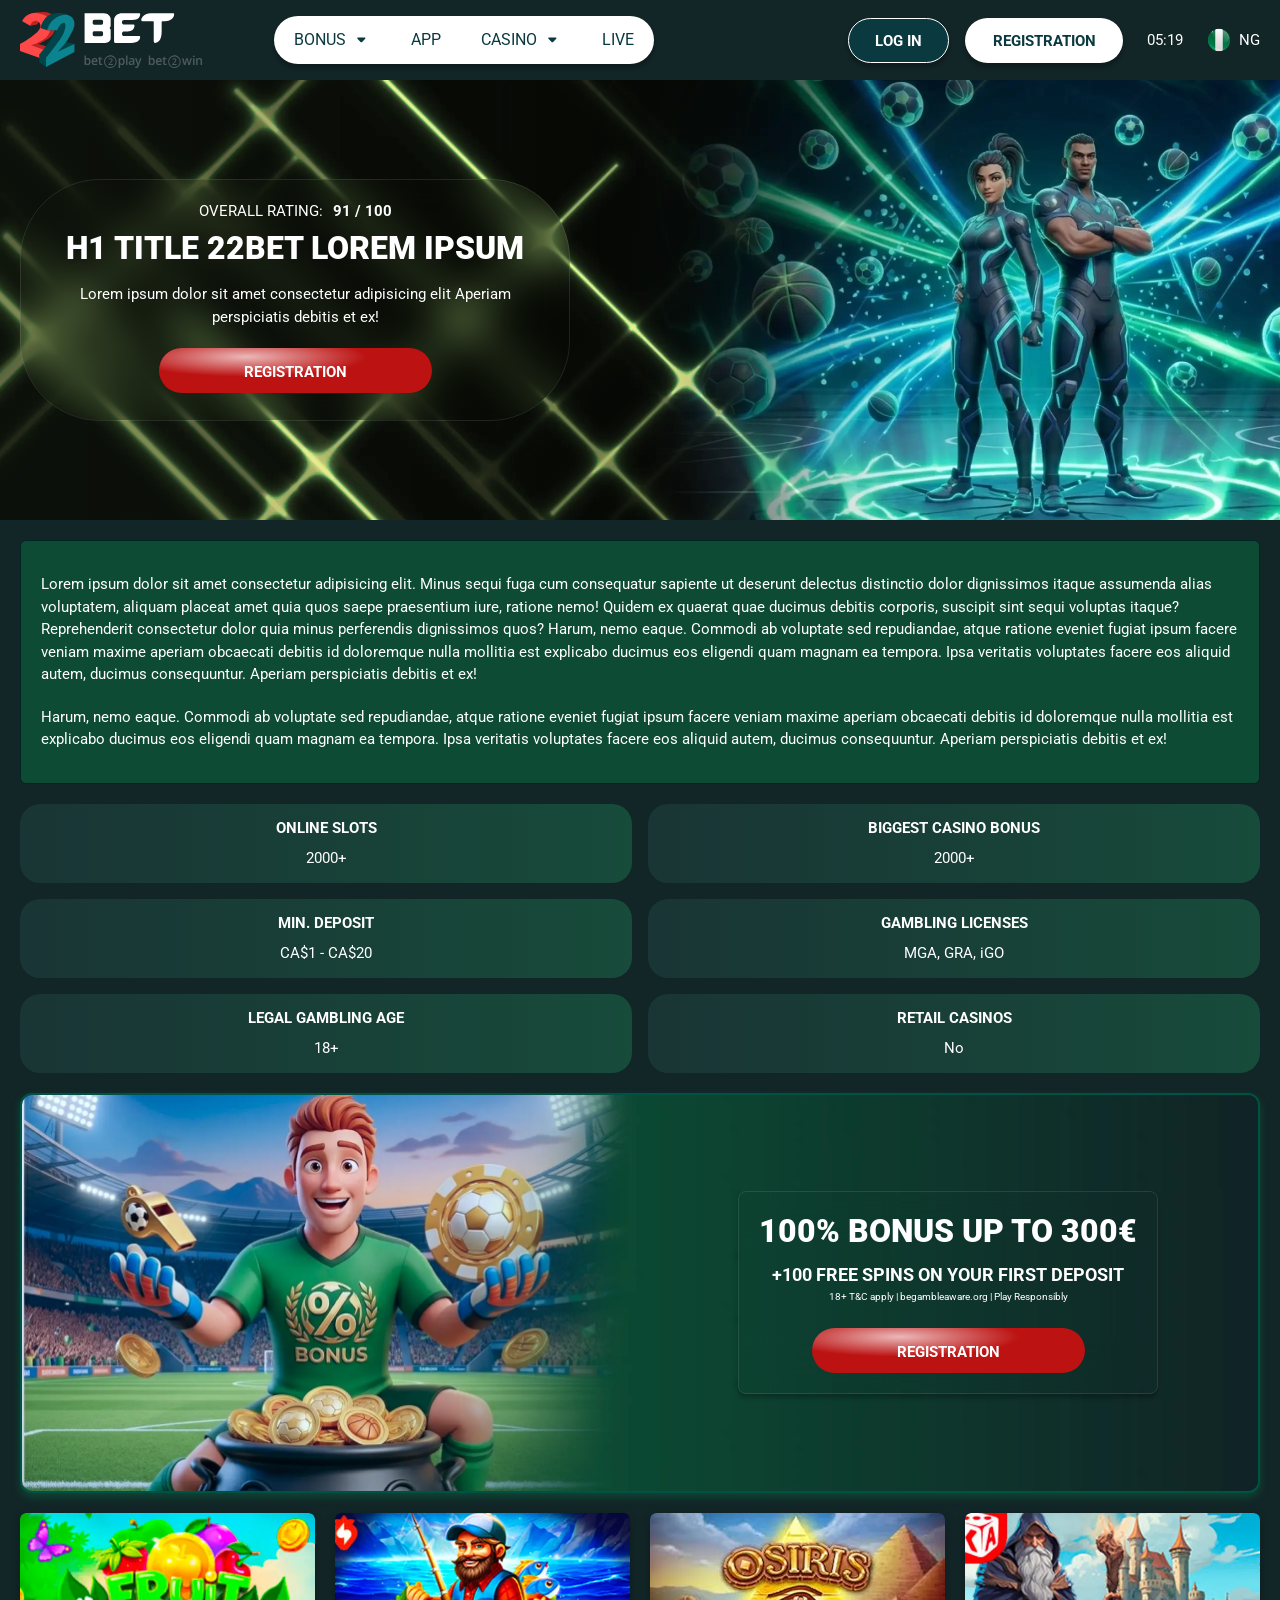
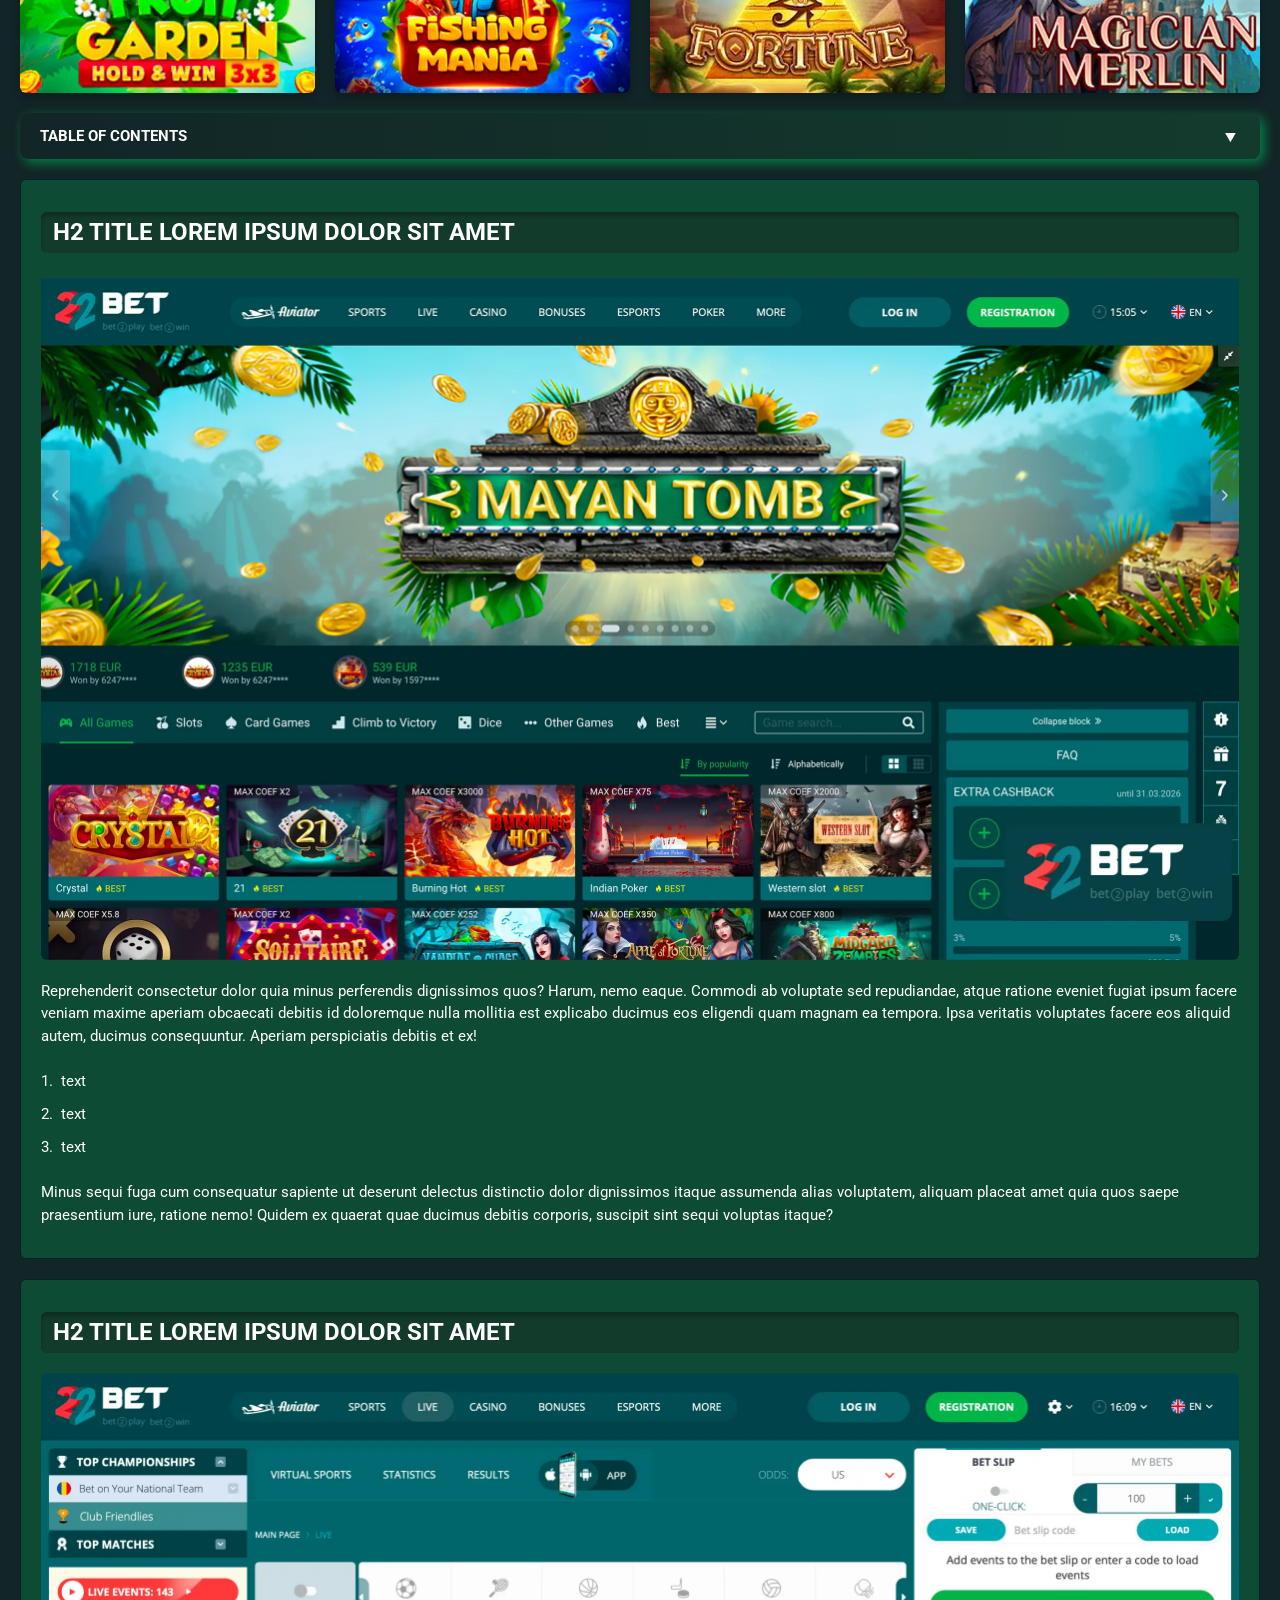
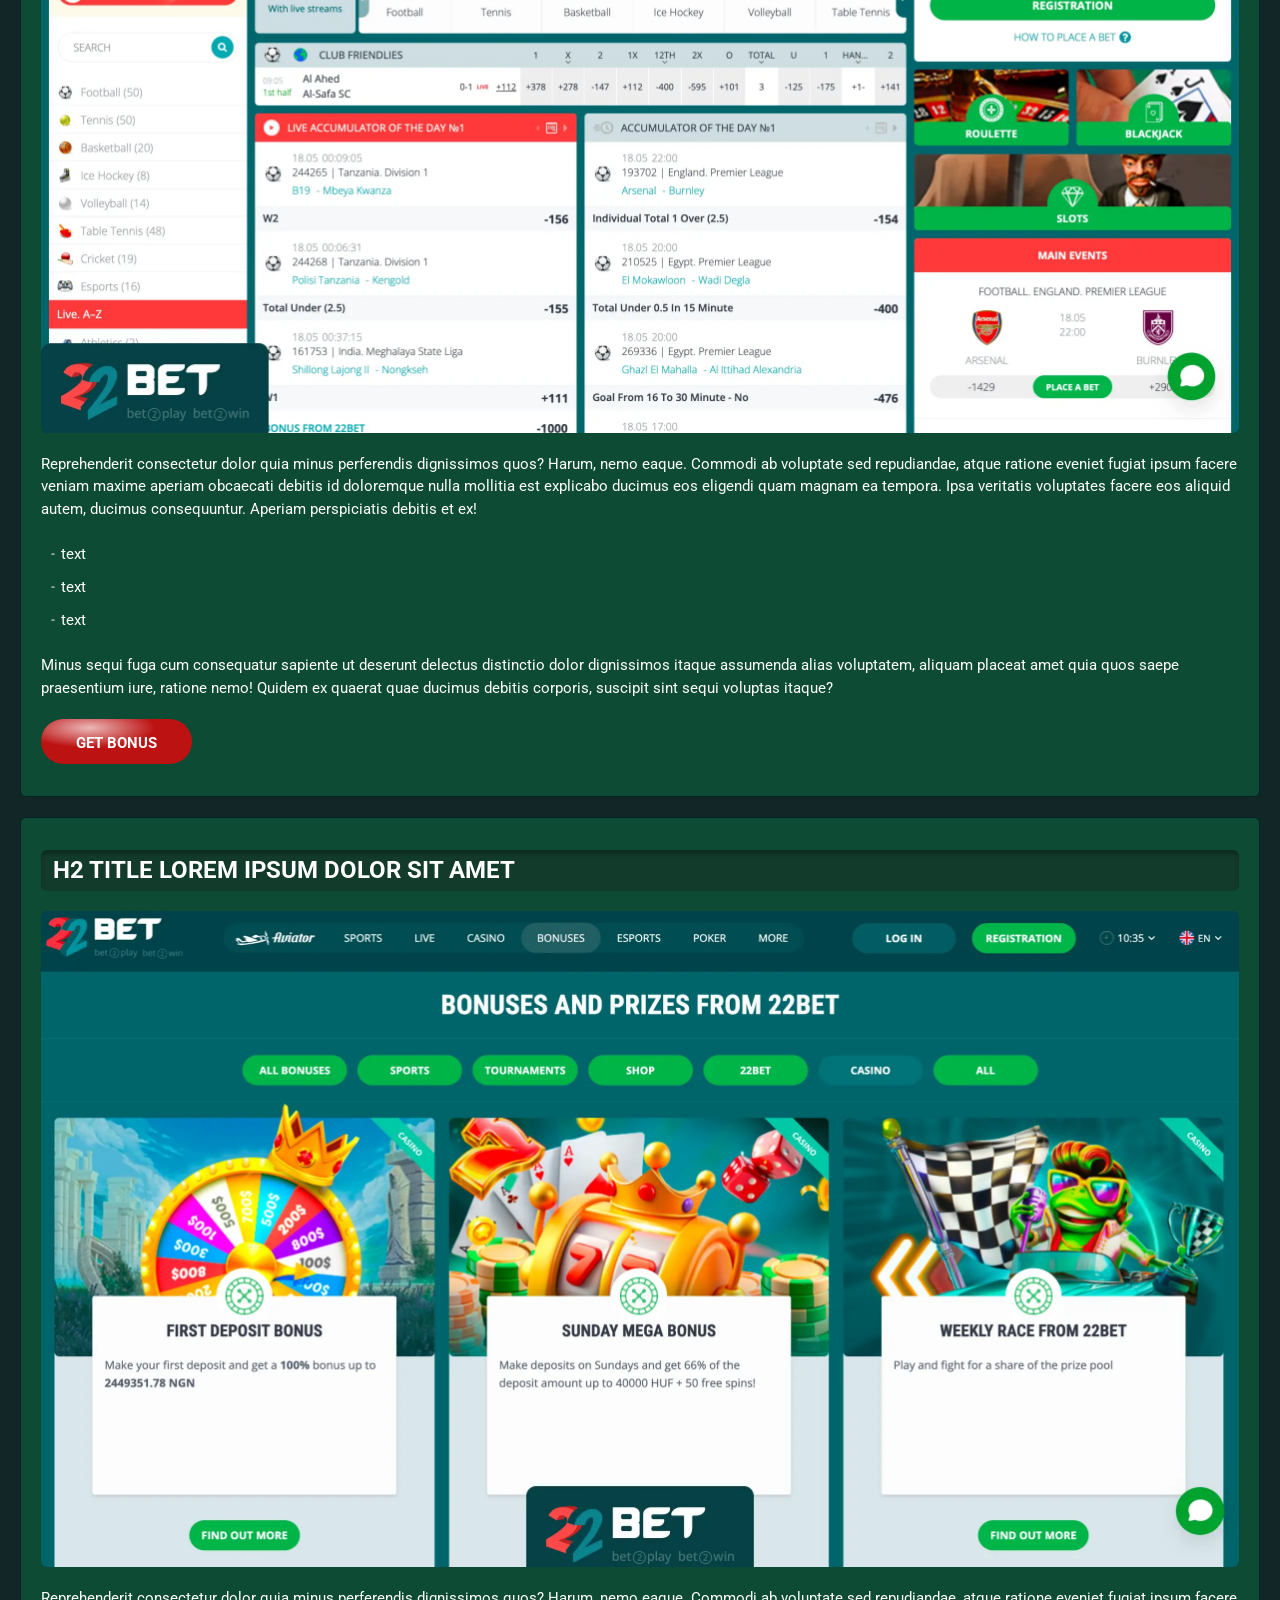
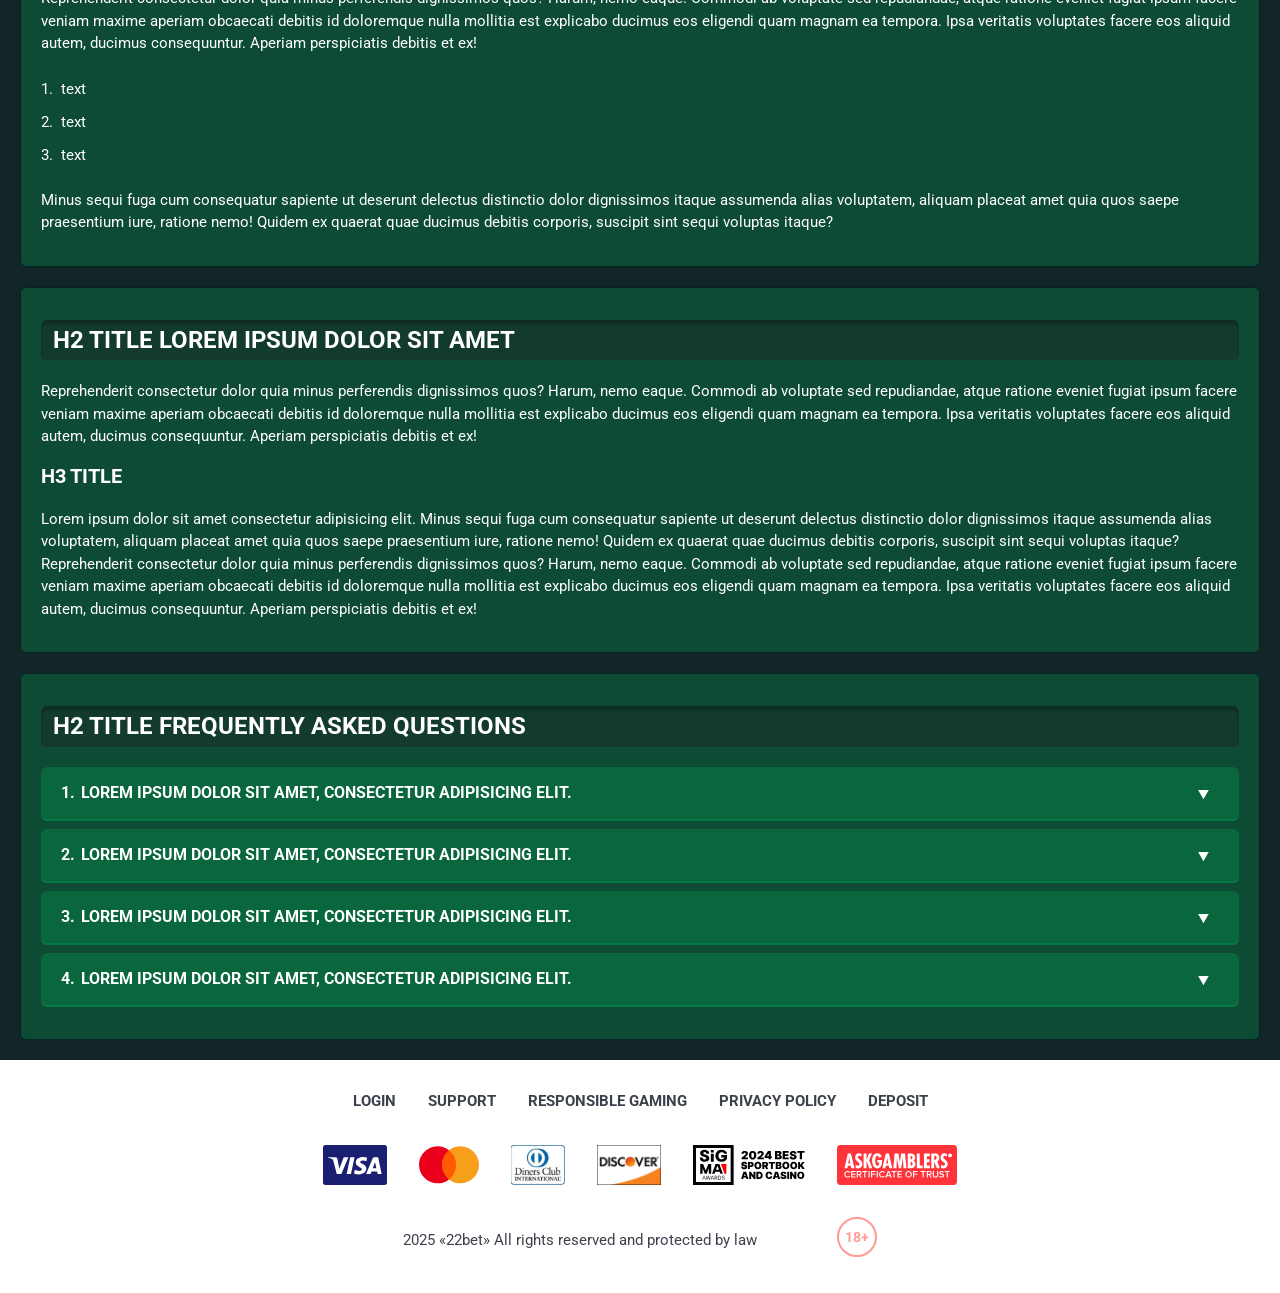
<file: index.html>
<!DOCTYPE html>
<html lang="ng">
  <head>
    <meta charset="UTF-8" />
   
    <meta name="viewport" content="width=device-width, initial-scale=1.0" />
    <title>22Bet </title>
    <meta name="description" content />
    <meta property="og:site_name" content />
    <meta property="og:title" content />
    <meta property="og:type" content="website" />
    <meta property="og:url" content />
    <meta property="og:image" content />
    <meta property="og:image:alt" content />
    <meta property="og:locale" content="ng" />
    <meta property="og:description" content />
    <link rel="preconnect" href="https://fonts.googleapis.com" />
    <link rel="preconnect" href="https://fonts.gstatic.com" crossorigin="anonymous" />
   <link href="https://fonts.googleapis.com/css2?family=Open+Sans:ital,wght@0,300..800;1,300..800&display=swap" rel="stylesheet">
<link href="https://fonts.googleapis.com/css?family=Roboto+Condensed&display=swap" rel="stylesheet">
<link href="https://fonts.googleapis.com/css2?family=Roboto:ital,wght@0,100..900;1,100..900&display=swap" rel="stylesheet">

   <link rel="stylesheet" href="./css/reset.css" />
    <link rel="stylesheet" href="./css/main.css" />
    <link rel="stylesheet" href="./css/media.css"/>
    <link rel="icon" href="./images/Group.png" type="image/x-icon"/>
    <script
    src="https://code.jquery.com/jquery-3.6.1.min.js"
    integrity="sha256-o88AwQnZB+VDvE9tvIXrMQaPlFFSUTR+nldQm1LuPXQ="
    crossorigin="anonymous"
  ></script>
  </head>
  <body>
    <header class="header">
      <section class="content header__content">
        <a href="./index.html" class="logo header__logo"
          ><img src="./images/logo.svg" alt="logo" title
        /></a>
        <button class="header__btn-menu" >
          <svg width="16px" height="16px" viewBox="0 0 16 16" xmlns="http://www.w3.org/2000/svg">
              <rect y="0" width="16" height="3" rx="1.5"></rect>
              <rect y="6.5" width="16" height="3" rx="1.5"></rect>
              <rect y="13" width="16" height="3" rx="1.5"></rect>
            </svg>
        </button>

          <nav class="menu header__menu">
            <ul class="header__menu-list">
                
              <li class="" >
              <div class="header__menu-wrapper">
                <div class="js-button-expander js-button-expander--menu" >
                <a href="./bonus.html" >
                <span>Bonus</span>
              </a>
              </div>
              <div class="header__menu-wrap js-expand-content js-expand-content--menu">
                <ul >
                  <li>
                    <a href="./freeSpins.html">
                    <span>Free Spins</span>
                  </a></li>
                  <li><a href="./promoCode.html">
                    <span>Promo Code</span>
                  </a>
                </li>
                  <li><a href="./welcomeBonus.html">
                    <span>Welcome Bonus</span>
                  </a>
                </li>
                <li><a href="./vip.html">
                    <span>VIP</span>
                  </a>
                </li>
                </ul>
              </div>
              </div>
               <a href="./bonus.html" class="header__menu-item">
                <span>Bonus</span>
              </a>
            </li>
              <li>
                <a href="./app.html">
                 App
                </a>
              </li>
              
              <li class="">
              <div class="header__menu-wrapper">
                <div class="js-button-expander js-button-expander--menu" >
                <a href="./casino.html" >
                <span> Casino</span>
              </a>
              </div>
              <div class="header__menu-wrap js-expand-content js-expand-content--menu">
                <ul >
                  <li>
                    <a href="./slots.html">
                    <span>Slots</span>
                  </a></li>
                 
                </ul>
              </div>
              </div>
               <a href="./casino.html" class="header__menu-item">
                <span>Casino</span>
              </a>
            </li>
               <li>
                <a href="./live.html">
               Live
                </a>
              </li>
              <li>
                    <a href="./freeSpins.html">
                    <span>Free Spins</span>
                  </a></li>
                  <li><a href="./promoCode.html">
                    <span>Promo Code</span>
                  </a>
                </li>
                  <li><a href="./welcomeBonus.html">
                    <span>Welcome Bonus</span>
                  </a>
                </li>
                <li><a href="./vip.html">
                    <span>VIP</span>
                  </a>
                </li>
             <li>
                    <a href="./slots.html">
                    <span>Slots</span>
                  </a></li>
             
             
            </ul>
            <div class="header__button header__button-menu " >
              <a href="#" class="button  button__login-menu">log in</a>
              <a href="#" class="button button__menu">registration</a>
            </div>
           
          </nav>
            <a href="#" class="button button__login">log in</a>
            <a href="#" class="button button__singup">registration</a>
            <div id="clock" class="header__time">00:00</div>
            <a href="#" class="header__flag">
                <span><img src="./images/flag.png" alt="flag" title /></span>
                <span>ng</span>
              </a>
      </section>
    </header>
     <main class="main home main-page">
        <section class=" hero hero__page">
           
            <div class="background">
              <img src="./images/main/bg-main.webp" alt="hero" title />
              
            </div>
            <div class="hero__wrapper">
              <div class="hero__data">
                <div class="hero__rating" >
                  <p>Overall Rating:</p>
                 
                  <span >
                    <span >91</span>
                  <span>/</span> 
                  <span >100</span>
                  
                  </span>
                </div>
                <h1 class="title general hero__title">
              H1 Title 22bet Lorem ipsum
                </h1>
                <p class="hero__text">Lorem ipsum dolor sit amet consectetur adipisicing elit Aperiam perspiciatis debitis et ex!</p>
                <a href="#" class="button  hero__button">registration</a>
               
              </div>
             
            </div>
          </section>
      <section class="main__wrap main__wrap-page">
       
       <section class="content__wrapper content__wrapper-page">

         
        
       
          <section class="content article">
            <p>
           Lorem ipsum dolor sit amet consectetur adipisicing elit. Minus sequi fuga cum consequatur sapiente ut deserunt delectus distinctio dolor dignissimos itaque assumenda alias voluptatem, aliquam placeat amet quia quos saepe praesentium iure, ratione nemo! Quidem ex quaerat quae ducimus debitis corporis, suscipit sint sequi voluptas itaque? Reprehenderit consectetur dolor quia minus perferendis dignissimos quos? Harum, nemo eaque. Commodi ab voluptate sed repudiandae, atque ratione eveniet fugiat ipsum facere veniam maxime aperiam obcaecati debitis id doloremque nulla mollitia est explicabo ducimus eos eligendi quam magnam ea tempora. Ipsa veritatis voluptates facere eos aliquid autem, ducimus consequuntur. Aperiam perspiciatis debitis et ex! </p>
            <p>
            Harum, nemo eaque. Commodi ab voluptate sed repudiandae, atque ratione eveniet fugiat ipsum facere veniam maxime aperiam obcaecati debitis id doloremque nulla mollitia est explicabo ducimus eos eligendi quam magnam ea tempora. Ipsa veritatis voluptates facere eos aliquid autem, ducimus consequuntur. Aperiam perspiciatis debitis et ex!
            </p>
          </section>
      <section class="content features">
           
              <table class="features__table">
               <tbody class="features__group">
                 
                   <tr>
                   <td>Online slots</td>
                   <td>2000+</td>
                  </tr>
                  <tr>
                   <td>Biggest casino bonus</td>
                   <td>2000+</td>
                  </tr>
                  <tr>
                   <td>Min. deposit</td>
                   <td>CA$1 - CA$20</td>
                  </tr>
              
                     <tr>
                     <td>Gambling licenses</td>
                     <td>MGA, GRA, iGO</td>
                   </tr>
                   <tr>
                     <td>Legal gambling age</td>
                     <td>18+</td>
                   </tr>
                   <tr>
                     <td>Retail casinos</td>
                     <td>No</td>
                   </tr>
                
               </tbody>
             </table>
            
         
           </section>  

        
             
             <section class="content banner ">
            <div class="background ">
              
              <img src="./images/main/banner-main.webp" alt="banner" title />
              
            </div>
            <div class="banner__info">
              
              <h2 class="title high banner__title-main">
              100% BONUS UP TO 300€
              </h2>
            <p class="banner__subtitle">+100 free spins on your first deposit</p>
            <span>18+ T&C apply | begambleaware.org | Play Responsibly</span>
              <a href="#" class="button banner__button">registration</a>
              
            </div>
          </section>
          
           <section class="content casino">
           
              <ul class="casino__list casino__list-page ">
                <li class="casino__item">
                   <a href="#">
                     <div class="casino__wrapper">
                      <img class="casino__img" src="./images/main/card-main1.webp" alt="" title>
                    <div class="casino__hover casino__hover-live">
                        
                        <div class="casino-box">
                            
                        <span href="#" class="button  casino__buttons">Play now</span>
                        </div>
                    </div>
                    </div>
                    
                   </a>
                </li>
                <li class="casino__item">
                  <a href="#">
                     <div class="casino__wrapper">
                      <img class="casino__img" src="./images/main/card-main2.webp" alt="" title>
                    <div class="casino__hover casino__hover-live">
                        
                        <div class="casino-box">
                            
                        <span href="#" class="button  casino__buttons">Play now</span>
                        </div>
                    </div>
                    </div>
                    
                   </a>
              </li>
              <li class="casino__item">
                <a href="#">
                     <div class="casino__wrapper">
                      <img class="casino__img" src="./images/main/card-main3.webp" alt="" title>
                    <div class="casino__hover casino__hover-live">
                        
                        <div class="casino-box">
                            
                        <span href="#" class="button  casino__buttons">Play now</span>
                        </div>
                    </div>
                    </div>
                    
                   </a>
            </li>
             <li class="casino__item">
              <a href="#">
                     <div class="casino__wrapper">
                      <img class="casino__img" src="./images/main/card-main4.webp" alt="" title>
                    <div class="casino__hover casino__hover-live">
                        
                        <div class="casino-box">
                            
                        <span href="#" class="button  casino__buttons">Play now</span>
                        </div>
                    </div>
                    </div>
                    
                   </a>
            </li>
           
           
    
      

              </ul>
         </section>
              <section class="content menu-review__content">
              

            
                <div class="menu__review-desk menu__review-content">table of contents</div>
                <ul class="menu__review menu__review-list">
                  <li><a href="#">H2 title  Lorem ipsum dolor sit amet</a></li>
                    <li><a href="#">H2 title  Lorem ipsum dolor sit amet</a></li>
                      <li><a href="#">H2 title  Lorem ipsum dolor sit amet</a></li>
                        <li><a href="#">H2 title  Lorem ipsum dolor sit amet</a></li>
                          <li><a href="#">H2 title  Lorem ipsum dolor sit amet</a></li>
                           <li><a href="#">H2 title Frequently Asked Questions</a></li>
                         
                          
                </ul>
             
          
          </section>
          
        
          <section class="content article">
            <h2 class="title high article__title">H2 title  Lorem ipsum dolor sit amet</h2>
             <div class="images">
              <img src="./images/main/image1-main.webp" alt="banner" title />
            </div>
            <p>
             Reprehenderit consectetur dolor quia minus perferendis dignissimos quos? Harum, nemo eaque. Commodi ab voluptate sed repudiandae, atque ratione eveniet fugiat ipsum facere veniam maxime aperiam obcaecati debitis id doloremque nulla mollitia est explicabo ducimus eos eligendi quam magnam ea tempora. Ipsa veritatis voluptates facere eos aliquid autem, ducimus consequuntur. Aperiam perspiciatis debitis et ex!</p>
           
           <ol>
            <li>text</li>
            <li>text</li>
            <li>text</li>
                </ol>
                <p>Minus sequi fuga cum consequatur sapiente ut deserunt delectus distinctio dolor dignissimos itaque assumenda alias voluptatem, aliquam placeat amet quia quos saepe praesentium iure, ratione nemo! Quidem ex quaerat quae ducimus debitis corporis, suscipit sint sequi voluptas itaque? </p>
            </section>
           <section class="content article">
            <h2 class="title high article__title">H2 title  Lorem ipsum dolor sit amet</h2>
             <div class="images">
              <img src="./images/main/image2-main.webp" alt="banner" title />
            </div>
             <p>
             Reprehenderit consectetur dolor quia minus perferendis dignissimos quos? Harum, nemo eaque. Commodi ab voluptate sed repudiandae, atque ratione eveniet fugiat ipsum facere veniam maxime aperiam obcaecati debitis id doloremque nulla mollitia est explicabo ducimus eos eligendi quam magnam ea tempora. Ipsa veritatis voluptates facere eos aliquid autem, ducimus consequuntur. Aperiam perspiciatis debitis et ex!</p>
           
           <ul>
            <li>text</li>
            <li>text</li>
            <li>text</li>
                </ul>
                <p>Minus sequi fuga cum consequatur sapiente ut deserunt delectus distinctio dolor dignissimos itaque assumenda alias voluptatem, aliquam placeat amet quia quos saepe praesentium iure, ratione nemo! Quidem ex quaerat quae ducimus debitis corporis, suscipit sint sequi voluptas itaque? </p>
            <a href="#" class="button">Get  Bonus</a>
          </section>
           <section class="content article">
            <h2 class="title high article__title">H2 title  Lorem ipsum dolor sit amet</h2>
             <div class="images">
              <img src="./images/main/image3-main.webp" alt="banner" title />
            </div>
            <p>
             Reprehenderit consectetur dolor quia minus perferendis dignissimos quos? Harum, nemo eaque. Commodi ab voluptate sed repudiandae, atque ratione eveniet fugiat ipsum facere veniam maxime aperiam obcaecati debitis id doloremque nulla mollitia est explicabo ducimus eos eligendi quam magnam ea tempora. Ipsa veritatis voluptates facere eos aliquid autem, ducimus consequuntur. Aperiam perspiciatis debitis et ex!</p>
           
           <ol>
            <li>text</li>
            <li>text</li>
            <li>text</li>
                </ol>
                <p>Minus sequi fuga cum consequatur sapiente ut deserunt delectus distinctio dolor dignissimos itaque assumenda alias voluptatem, aliquam placeat amet quia quos saepe praesentium iure, ratione nemo! Quidem ex quaerat quae ducimus debitis corporis, suscipit sint sequi voluptas itaque? </p>
           </section>
           <section class="content article">
            <h2 class="title high article__title">H2 title  Lorem ipsum dolor sit amet</h2>
            <p>Reprehenderit consectetur dolor quia minus perferendis dignissimos quos? Harum, nemo eaque. Commodi ab voluptate sed repudiandae, atque ratione eveniet fugiat ipsum facere veniam maxime aperiam obcaecati debitis id doloremque nulla mollitia est explicabo ducimus eos eligendi quam magnam ea tempora. Ipsa veritatis voluptates facere eos aliquid autem, ducimus consequuntur. Aperiam perspiciatis debitis et ex!</p>
           <h3>h3 title</h3>
           <p>Lorem ipsum dolor sit amet consectetur adipisicing elit. Minus sequi fuga cum consequatur sapiente ut deserunt delectus distinctio dolor dignissimos itaque assumenda alias voluptatem, aliquam placeat amet quia quos saepe praesentium iure, ratione nemo! Quidem ex quaerat quae ducimus debitis corporis, suscipit sint sequi voluptas itaque? Reprehenderit consectetur dolor quia minus perferendis dignissimos quos? Harum, nemo eaque. Commodi ab voluptate sed repudiandae, atque ratione eveniet fugiat ipsum facere veniam maxime aperiam obcaecati debitis id doloremque nulla mollitia est explicabo ducimus eos eligendi quam magnam ea tempora. Ipsa veritatis voluptates facere eos aliquid autem, ducimus consequuntur. Aperiam perspiciatis debitis et ex!</p>
             </section>

          <section class="content faq">
            <h2 class="title high faq__title">H2 title  Frequently Asked Questions </h2>
            <ol class="faq__list " >
              <li class="faq__item"  >
                <h3 class="title medium faq__subtitle js-button-expander js-button-expander--faq"  > Lorem ipsum dolor sit amet, consectetur adipisicing elit.
                 </h3>
                <div  class="faq__answer js-expand-content js-expand-content--faq" >
                  <p  >
                  Lorem ipsum dolor sit amet, consectetur adipisicing elit. Dolorum velit harum repellendus quia distinctio dolorem temporibus totam nostrum facilis, incidunt ab dolor vel. Ipsum provident laborum atque, iste dolorum cupiditate at nam. Dignissimos accusamus ipsam, amet perspiciatis dolore quibusdam provident. </p>
                </div>
              </li>
              <li class="faq__item"  >
                <h3 class="title medium faq__subtitle js-button-expander js-button-expander--faq"  >Lorem ipsum dolor sit amet, consectetur adipisicing elit.</h3>
                <div class="faq__answer js-expand-content js-expand-content--faq" >
                  <p  >
                 Lorem ipsum dolor sit amet, consectetur adipisicing elit. Dolorum velit harum repellendus quia distinctio dolorem temporibus totam nostrum facilis, incidunt ab dolor vel. Ipsum provident laborum atque, iste dolorum cupiditate at nam. Dignissimos accusamus ipsam, amet perspiciatis dolore quibusdam provident. </p>
                </div>
              </li> 
              <li class="faq__item"  >
                <h3 class="title medium faq__subtitle js-button-expander js-button-expander--faq"  >Lorem ipsum dolor sit amet, consectetur adipisicing elit.</h3>
                <div class="faq__answer js-expand-content js-expand-content--faq" >
                  <p  >
                  Lorem ipsum dolor sit amet, consectetur adipisicing elit. Dolorum velit harum repellendus quia distinctio dolorem temporibus totam nostrum facilis, incidunt ab dolor vel. Ipsum provident laborum atque, iste dolorum cupiditate at nam. Dignissimos accusamus ipsam, amet perspiciatis dolore quibusdam provident. </p>
                </div>
              </li> 
              <li class="faq__item"  >
                <h3 class="title medium faq__subtitle js-button-expander js-button-expander--faq"  >Lorem ipsum dolor sit amet, consectetur adipisicing elit.</h3>
                <div class="faq__answer js-expand-content js-expand-content--faq" >
                  <p  >
                  Lorem ipsum dolor sit amet, consectetur adipisicing elit. Dolorum velit harum repellendus quia distinctio dolorem temporibus totam nostrum facilis, incidunt ab dolor vel. Ipsum provident laborum atque, iste dolorum cupiditate at nam. Dignissimos accusamus ipsam, amet perspiciatis dolore quibusdam provident.</p>
                </div>
              </li> 
             
            </ol>
          </section>
          
        </section> 
      
        <div class=""  onclick="scrollToTop()">
          <button class="main__arrow" id="scrollToTopBtn"></button>
        </div> 
        
      </section>
    </main> 
     <footer class=" footer ">
      <section class="content footer__content">
        <ul class="footer__menu">
         <li><a href="./login.html">Login</a></li>
         <li><a href="./support.html">Support</a></li>
         <li><a href="./responsible.html">Responsible Gaming</a></li>
         <li><a href="./policy.html">Privacy Policy</a></li>
         <li><a href="./deposit.html">Deposit</a></li>
        </ul>
       
          <ul class="footer__cards-list">
           
            <li>
              <a href="#"
                ><img src="./images/visa.svg" alt="cardvisa" title
              /></a>
            </li>
            <li>
              <a href="#"
                ><img
                  src="./images/mastercard.svg"
                  alt="mastercard"
                  title
              /></a>
            </li>
            <li>
                <a href="#"
                  ><img src="./images/diners.svg" alt="diners" title
                /></a>
              </li>
              <li>
                <a href="#"
                  ><img src="./images/discover.svg" alt="discover" title
                /></a>
              </li>
              <li>
                <a href="#"
                  ><img src="./images/sigma.svg" alt="sigma" title
                /></a>
              </li>
              <li>
                <a href="#"
                  ><img src="./images/ask.svg" alt="ask" title
                /></a>
              </li>
            
          </ul>
       
        <div class="footer__wrapp">
          <div class="footer__text">
            <p>2025 «22bet» All rights reserved and protected by law
</p>
           
          </div>
          <div class="footer__age">
            <img src="./images/age.svg" alt="age" title />
          </div>
        </div>
      
      </section>
    </footer>
    <script src="./js/arrowUp.js" defer></script>
    <script src="./js/sidebar.js" defer></script>
    <script src="./js/expander.js" defer></script>
    <script src="./js/mobile-menu.js" defer></script>
    <script src="./js/clock.js" defer></script>
  </body>
</html>
</file>
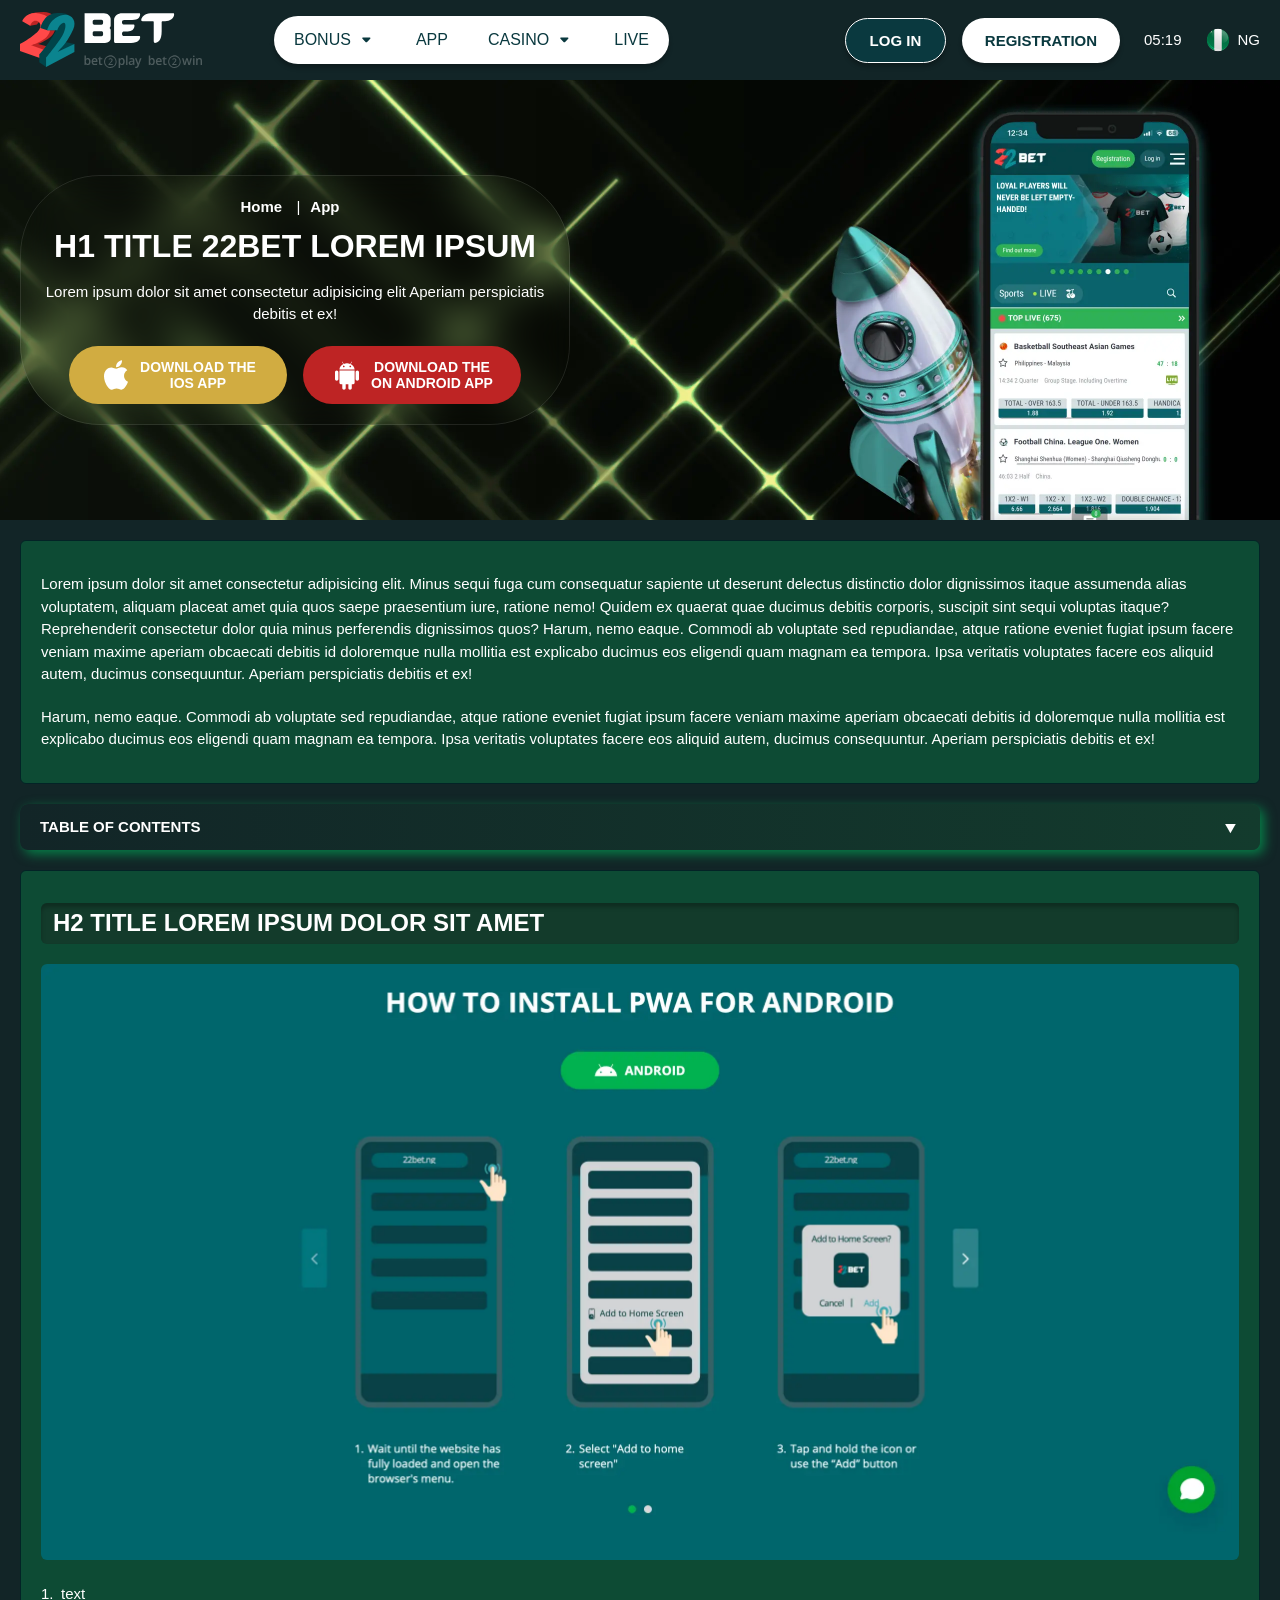
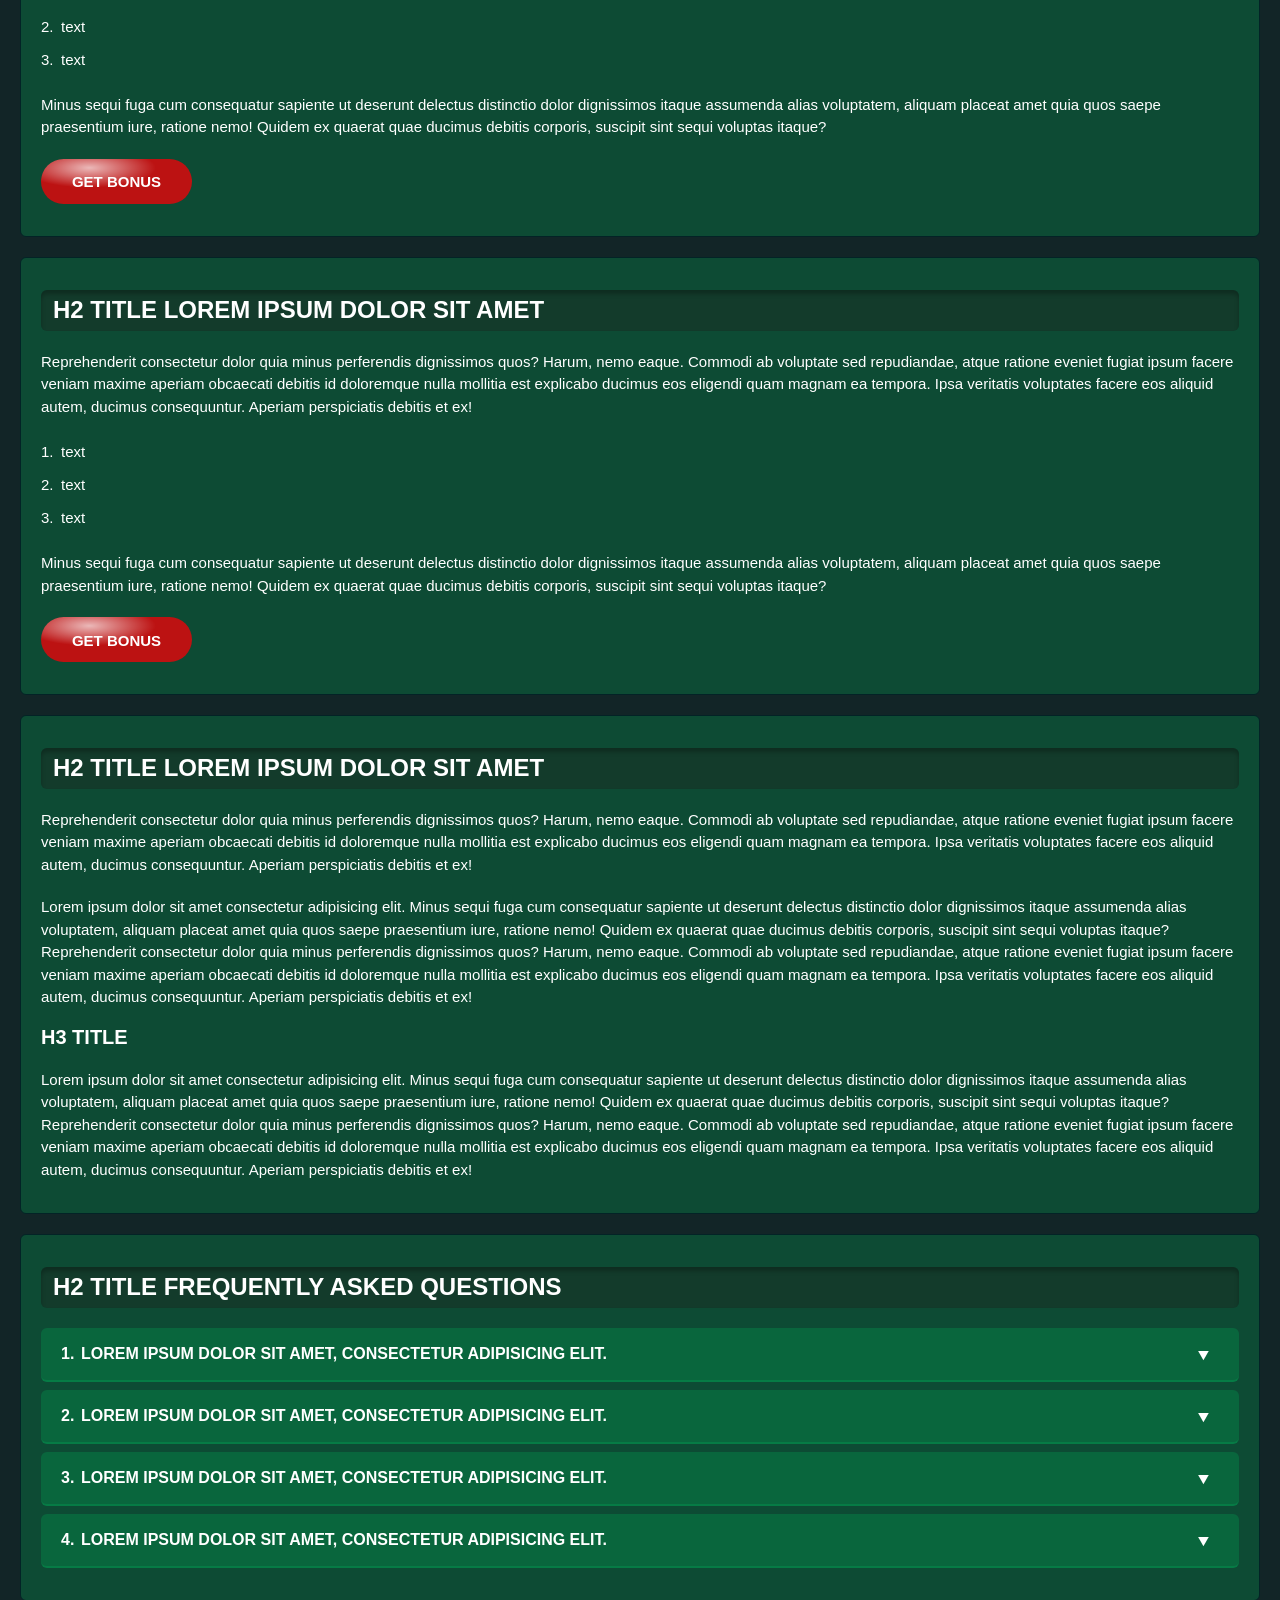
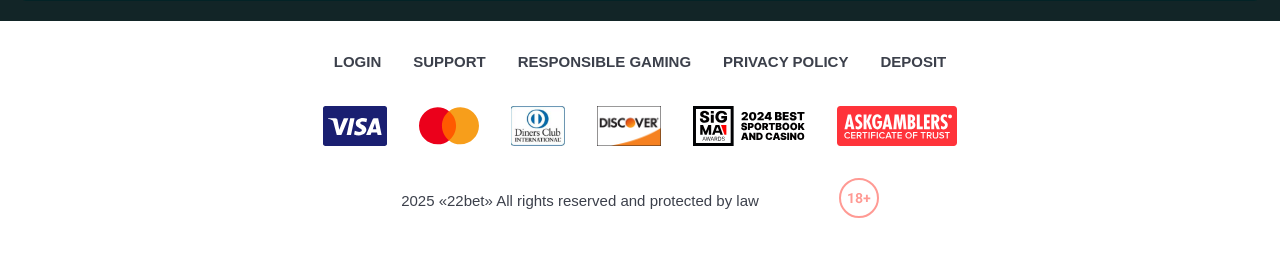
<file: app.html>
<!DOCTYPE html>
<html lang="ng">
  <head>
    <meta charset="UTF-8" />
   
    <meta name="viewport" content="width=device-width, initial-scale=1.0" />
    <title>22Bet </title>
    <meta name="description" content />
    <meta property="og:site_name" content />
    <meta property="og:title" content />
    <meta property="og:type" content="website" />
    <meta property="og:url" content />
    <meta property="og:image" content />
    <meta property="og:image:alt" content />
    <meta property="og:locale" content="ng" />
    <meta property="og:description" content />
    <link rel="preconnect" href="https://fonts.googleapis.com" />
    <link rel="preconnect" href="https://fonts.gstatic.com" crossorigin="anonymous" />
   <link href="https://fonts.googleapis.com/css2?family=Open+Sans:ital,wght@0,300..800;1,300..800&display=swap" rel="stylesheet">
<link href="https://fonts.googleapis.com/css?family=Roboto+Condensed&display=swap" rel="stylesheet">

   <link rel="stylesheet" href="./css/reset.css" />
    <link rel="stylesheet" href="./css/main.css" />
    <link rel="stylesheet" href="./css/media.css"/>
    <link rel="icon" href="./images/Group.png" type="image/x-icon"/>
    <script
    src="https://code.jquery.com/jquery-3.6.1.min.js"
    integrity="sha256-o88AwQnZB+VDvE9tvIXrMQaPlFFSUTR+nldQm1LuPXQ="
    crossorigin="anonymous"
  ></script>
  </head>
  <body>
    <header class="header">
      <section class="content header__content">
        <a href="./index.html" class="logo header__logo"
          ><img src="./images/logo.svg" alt="logo" title
        /></a>
        <button class="header__btn-menu" >
          <svg width="16px" height="16px" viewBox="0 0 16 16" xmlns="http://www.w3.org/2000/svg">
              <rect y="0" width="16" height="3" rx="1.5"></rect>
              <rect y="6.5" width="16" height="3" rx="1.5"></rect>
              <rect y="13" width="16" height="3" rx="1.5"></rect>
            </svg>
        </button>

          <nav class="menu header__menu">
            <ul class="header__menu-list">
                
              <li class="">
              <div class="header__menu-wrapper">
                <div class="js-button-expander js-button-expander--menu" >
                <a href="./bonus.html" >
                <span>Bonus</span>
              </a>
              </div>
              <div class="header__menu-wrap js-expand-content js-expand-content--menu">
                <ul >
                  <li>
                    <a href="./freeSpins.html">
                    <span>Free Spins</span>
                  </a></li>
                  <li><a href="./promoCode.html">
                    <span>Promo Code</span>
                  </a>
                </li>
                  <li><a href="./welcomeBonus.html">
                    <span>Welcome Bonus</span>
                  </a>
                </li>
                <li><a href="./vip.html">
                    <span>VIP</span>
                  </a>
                </li>
                </ul>
              </div>
              </div>
               <a href="./bonus.html" class="header__menu-item">
                <span>Bonus</span>
              </a>
            </li>
              <li>
                <a href="./app.html">
                 App
                </a>
              </li>
              
              <li class="">
              <div class="header__menu-wrapper">
                <div class="js-button-expander js-button-expander--menu" >
                <a href="./casino.html" >
                <span> Casino</span>
              </a>
              </div>
              <div class="header__menu-wrap js-expand-content js-expand-content--menu">
                <ul >
                  <li>
                    <a href="./slots.html">
                    <span>Slots</span>
                  </a></li>
                 
                </ul>
              </div>
              </div>
               <a href="./casino.html" class="header__menu-item">
                <span>Casino</span>
              </a>
            </li>
               <li>
                <a href="./live.html">
               Live
                </a>
              </li>
              <li>
                    <a href="./freeSpins.html">
                    <span>Free Spins</span>
                  </a></li>
                  <li><a href="./promoCode.html">
                    <span>Promo Code</span>
                  </a>
                </li>
                  <li><a href="./welcomeBonus.html">
                    <span>Welcome Bonus</span>
                  </a>
                </li>
                <li><a href="./vip.html">
                    <span>VIP</span>
                  </a>
                </li>
             <li>
                    <a href="./slots.html">
                    <span>Slots</span>
                  </a></li>
             
             
            </ul>
            <div class="header__button header__button-menu " >
              <a href="#" class="button  button__login-menu">log in</a>
              <a href="#" class="button button__menu">registration</a>
            </div>
           
          </nav>
            <a href="#" class="button button__login">log in</a>
            <a href="#" class="button button__singup">registration</a>
            <div id="clock" class="header__time">00:00</div>
            <a href="#" class="header__flag">
                <span><img src="./images/flag.png" alt="flag" title /></span>
                <span>ng</span>
              </a>
      </section>
    </header>
     <main class="main home main-page">
        <section class=" hero hero__page">
           
            <div class="background ">
              <img src="./images/app/bg-app.webp" alt="hero" title />
              
            </div>
            <div class="hero__wrapper hero__wrapper-page">
              <div class="hero__data hero__data-bonus">
                <ul
                class="breadcrumbs "
                
              >
                <li
                  
                >
                  <a href="/" >
                    <span >Home</span></a
                  >
                 
                </li>
                <li
                  
                >
                  <a href="#" > <span >App</span></a>
                 
                </li>
              </ul>
                <h1 class="title general hero__title">
                H1 Title 22bet Lorem ipsum
                </h1>
                 <p class="hero__text">Lorem ipsum dolor sit amet consectetur adipisicing elit Aperiam perspiciatis debitis et ex!</p>
               
              <div class="banner__content banner__content-app">
             
                  <a href="#" class="banner__btn banner__btn-app">
                    <img src="./images/main/apple-app.svg" alt="icon" title>
                   Download the </br>
IOS app
                  </a>
                  <a href="#" class="banner__btn banner__btn-android"
                    > <img src="./images/main/android-app.svg" alt="icon" title>Download the  </br>
on Android app</a
                  >
                </div>
              </div>
             
            </div>
          </section>
      <section class="main__wrap main__wrap-page">
       
       <section class="content__wrapper content__wrapper-page">
 <section class="content article">
            <p>
           Lorem ipsum dolor sit amet consectetur adipisicing elit. Minus sequi fuga cum consequatur sapiente ut deserunt delectus distinctio dolor dignissimos itaque assumenda alias voluptatem, aliquam placeat amet quia quos saepe praesentium iure, ratione nemo! Quidem ex quaerat quae ducimus debitis corporis, suscipit sint sequi voluptas itaque? Reprehenderit consectetur dolor quia minus perferendis dignissimos quos? Harum, nemo eaque. Commodi ab voluptate sed repudiandae, atque ratione eveniet fugiat ipsum facere veniam maxime aperiam obcaecati debitis id doloremque nulla mollitia est explicabo ducimus eos eligendi quam magnam ea tempora. Ipsa veritatis voluptates facere eos aliquid autem, ducimus consequuntur. Aperiam perspiciatis debitis et ex! </p>
            <p>
            Harum, nemo eaque. Commodi ab voluptate sed repudiandae, atque ratione eveniet fugiat ipsum facere veniam maxime aperiam obcaecati debitis id doloremque nulla mollitia est explicabo ducimus eos eligendi quam magnam ea tempora. Ipsa veritatis voluptates facere eos aliquid autem, ducimus consequuntur. Aperiam perspiciatis debitis et ex!
            </p>
          </section>
         
     <section class="content menu-review__content">
              

            
                <div class="menu__review-desk menu__review-content">table of contents</div>
                <ul class="menu__review menu__review-list">
                  <li><a href="#">H2 title  Lorem ipsum dolor sit amet</a></li>
                    <li><a href="#">H2 title  Lorem ipsum dolor sit amet</a></li>
                      <li><a href="#">H2 title  Lorem ipsum dolor sit amet</a></li>
                        <li><a href="#">H2 title  Lorem ipsum dolor sit amet</a></li>
                          <li><a href="#">H2 title  Lorem ipsum dolor sit amet</a></li>
                           <li><a href="#">H2 title Frequently Asked Questions</a></li>
                         
                          
                </ul>
             
          
          </section>
          
        
          <section class="content article">
            <h2 class="title high article__title">H2 title  Lorem ipsum dolor sit amet</h2>
             <div class="images">
              <img src="./images/app/image1-app.webp" alt="banner" title />
            </div>
           
           <ol>
            <li>text
</li>
            <li>text
</li>
            <li>text
</li>
               </ol>
               <p>Minus sequi fuga cum consequatur sapiente ut deserunt delectus distinctio dolor dignissimos itaque assumenda alias voluptatem, aliquam placeat amet quia quos saepe praesentium iure, ratione nemo! Quidem ex quaerat quae ducimus debitis corporis, suscipit sint sequi voluptas itaque? </p>
                <a href="#" class="button">Get  Bonus</a>
              </section>
         
         
          <section class="content article">
            <h2 class="title high article__title">H2 title  Lorem ipsum dolor sit amet</h2>
            
             <p>
             Reprehenderit consectetur dolor quia minus perferendis dignissimos quos? Harum, nemo eaque. Commodi ab voluptate sed repudiandae, atque ratione eveniet fugiat ipsum facere veniam maxime aperiam obcaecati debitis id doloremque nulla mollitia est explicabo ducimus eos eligendi quam magnam ea tempora. Ipsa veritatis voluptates facere eos aliquid autem, ducimus consequuntur. Aperiam perspiciatis debitis et ex!</p>
           
           <ol>
            <li>text</li>
            <li>text</li>
            <li>text</li>
                </ol>
                <p>Minus sequi fuga cum consequatur sapiente ut deserunt delectus distinctio dolor dignissimos itaque assumenda alias voluptatem, aliquam placeat amet quia quos saepe praesentium iure, ratione nemo! Quidem ex quaerat quae ducimus debitis corporis, suscipit sint sequi voluptas itaque? </p>
            <a href="#" class="button">Get  Bonus</a>
          </section>
           <section class="content article">
            <h2 class="title high article__title">H2 title  Lorem ipsum dolor sit amet</h2>
            <p>Reprehenderit consectetur dolor quia minus perferendis dignissimos quos? Harum, nemo eaque. Commodi ab voluptate sed repudiandae, atque ratione eveniet fugiat ipsum facere veniam maxime aperiam obcaecati debitis id doloremque nulla mollitia est explicabo ducimus eos eligendi quam magnam ea tempora. Ipsa veritatis voluptates facere eos aliquid autem, ducimus consequuntur. Aperiam perspiciatis debitis et ex!</p>
            <p>Lorem ipsum dolor sit amet consectetur adipisicing elit. Minus sequi fuga cum consequatur sapiente ut deserunt delectus distinctio dolor dignissimos itaque assumenda alias voluptatem, aliquam placeat amet quia quos saepe praesentium iure, ratione nemo! Quidem ex quaerat quae ducimus debitis corporis, suscipit sint sequi voluptas itaque? Reprehenderit consectetur dolor quia minus perferendis dignissimos quos? Harum, nemo eaque. Commodi ab voluptate sed repudiandae, atque ratione eveniet fugiat ipsum facere veniam maxime aperiam obcaecati debitis id doloremque nulla mollitia est explicabo ducimus eos eligendi quam magnam ea tempora. Ipsa veritatis voluptates facere eos aliquid autem, ducimus consequuntur. Aperiam perspiciatis debitis et ex!</p>
            
            <h3>h3 title</h3>
           <p>Lorem ipsum dolor sit amet consectetur adipisicing elit. Minus sequi fuga cum consequatur sapiente ut deserunt delectus distinctio dolor dignissimos itaque assumenda alias voluptatem, aliquam placeat amet quia quos saepe praesentium iure, ratione nemo! Quidem ex quaerat quae ducimus debitis corporis, suscipit sint sequi voluptas itaque? Reprehenderit consectetur dolor quia minus perferendis dignissimos quos? Harum, nemo eaque. Commodi ab voluptate sed repudiandae, atque ratione eveniet fugiat ipsum facere veniam maxime aperiam obcaecati debitis id doloremque nulla mollitia est explicabo ducimus eos eligendi quam magnam ea tempora. Ipsa veritatis voluptates facere eos aliquid autem, ducimus consequuntur. Aperiam perspiciatis debitis et ex!</p>
             </section>


       <section class="content faq">
            <h2 class="title high faq__title">H2 title  Frequently Asked Questions </h2>
            <ol class="faq__list " >
              <li class="faq__item"  >
                <h3 class="title medium faq__subtitle js-button-expander js-button-expander--faq"  > Lorem ipsum dolor sit amet, consectetur adipisicing elit.
                 </h3>
                <div  class="faq__answer js-expand-content js-expand-content--faq" >
                  <p  >
                  Lorem ipsum dolor sit amet, consectetur adipisicing elit. Dolorum velit harum repellendus quia distinctio dolorem temporibus totam nostrum facilis, incidunt ab dolor vel. Ipsum provident laborum atque, iste dolorum cupiditate at nam. Dignissimos accusamus ipsam, amet perspiciatis dolore quibusdam provident. </p>
                </div>
              </li>
              <li class="faq__item"  >
                <h3 class="title medium faq__subtitle js-button-expander js-button-expander--faq"  >Lorem ipsum dolor sit amet, consectetur adipisicing elit.</h3>
                <div class="faq__answer js-expand-content js-expand-content--faq" >
                  <p  >
                 Lorem ipsum dolor sit amet, consectetur adipisicing elit. Dolorum velit harum repellendus quia distinctio dolorem temporibus totam nostrum facilis, incidunt ab dolor vel. Ipsum provident laborum atque, iste dolorum cupiditate at nam. Dignissimos accusamus ipsam, amet perspiciatis dolore quibusdam provident. </p>
                </div>
              </li> 
              <li class="faq__item"  >
                <h3 class="title medium faq__subtitle js-button-expander js-button-expander--faq"  >Lorem ipsum dolor sit amet, consectetur adipisicing elit.</h3>
                <div class="faq__answer js-expand-content js-expand-content--faq" >
                  <p  >
                  Lorem ipsum dolor sit amet, consectetur adipisicing elit. Dolorum velit harum repellendus quia distinctio dolorem temporibus totam nostrum facilis, incidunt ab dolor vel. Ipsum provident laborum atque, iste dolorum cupiditate at nam. Dignissimos accusamus ipsam, amet perspiciatis dolore quibusdam provident. </p>
                </div>
              </li> 
              <li class="faq__item"  >
                <h3 class="title medium faq__subtitle js-button-expander js-button-expander--faq"  >Lorem ipsum dolor sit amet, consectetur adipisicing elit.</h3>
                <div class="faq__answer js-expand-content js-expand-content--faq" >
                  <p  >
                  Lorem ipsum dolor sit amet, consectetur adipisicing elit. Dolorum velit harum repellendus quia distinctio dolorem temporibus totam nostrum facilis, incidunt ab dolor vel. Ipsum provident laborum atque, iste dolorum cupiditate at nam. Dignissimos accusamus ipsam, amet perspiciatis dolore quibusdam provident.</p>
                </div>
              </li> 
             
            </ol>
          </section>
          
        </section> 
      
        <div class=""  onclick="scrollToTop()">
          <button class="main__arrow" id="scrollToTopBtn"></button>
        </div> 
        
      </section>
    </main> 
 <footer class=" footer ">
      <section class="content footer__content">
        <ul class="footer__menu">
         <li><a href="./login.html">Login</a></li>
         <li><a href="./support.html">Support</a></li>
         <li><a href="./responsible.html">Responsible Gaming</a></li>
         <li><a href="./policy.html">Privacy Policy</a></li>
         <li><a href="./deposit.html">Deposit</a></li>
        </ul>
       
          <ul class="footer__cards-list">
           
            <li>
              <a href="#"
                ><img src="./images/visa.svg" alt="cardvisa" title
              /></a>
            </li>
            <li>
              <a href="#"
                ><img
                  src="./images/mastercard.svg"
                  alt="mastercard"
                  title
              /></a>
            </li>
            <li>
                <a href="#"
                  ><img src="./images/diners.svg" alt="diners" title
                /></a>
              </li>
              <li>
                <a href="#"
                  ><img src="./images/discover.svg" alt="discover" title
                /></a>
              </li>
              <li>
                <a href="#"
                  ><img src="./images/sigma.svg" alt="sigma" title
                /></a>
              </li>
              <li>
                <a href="#"
                  ><img src="./images/ask.svg" alt="ask" title
                /></a>
              </li>
            
          </ul>
       
      <div class="footer__wrapp">
          <div class="footer__text">
           <p>2025 «22bet» All rights reserved and protected by law
</p>
           
          </div>
          <div class="footer__age">
            <img src="./images/age.svg" alt="age" title />
          </div>
        </div>
      
      </section>
    </footer>
    <script src="./js/arrowUp.js" defer></script>
    <script src="./js/sidebar.js" defer></script>
    <script src="./js/expander.js" defer></script>
    <script src="./js/mobile-menu.js" defer></script>
    <script src="./js/clock.js" defer></script>
  </body>
</html>
</file>
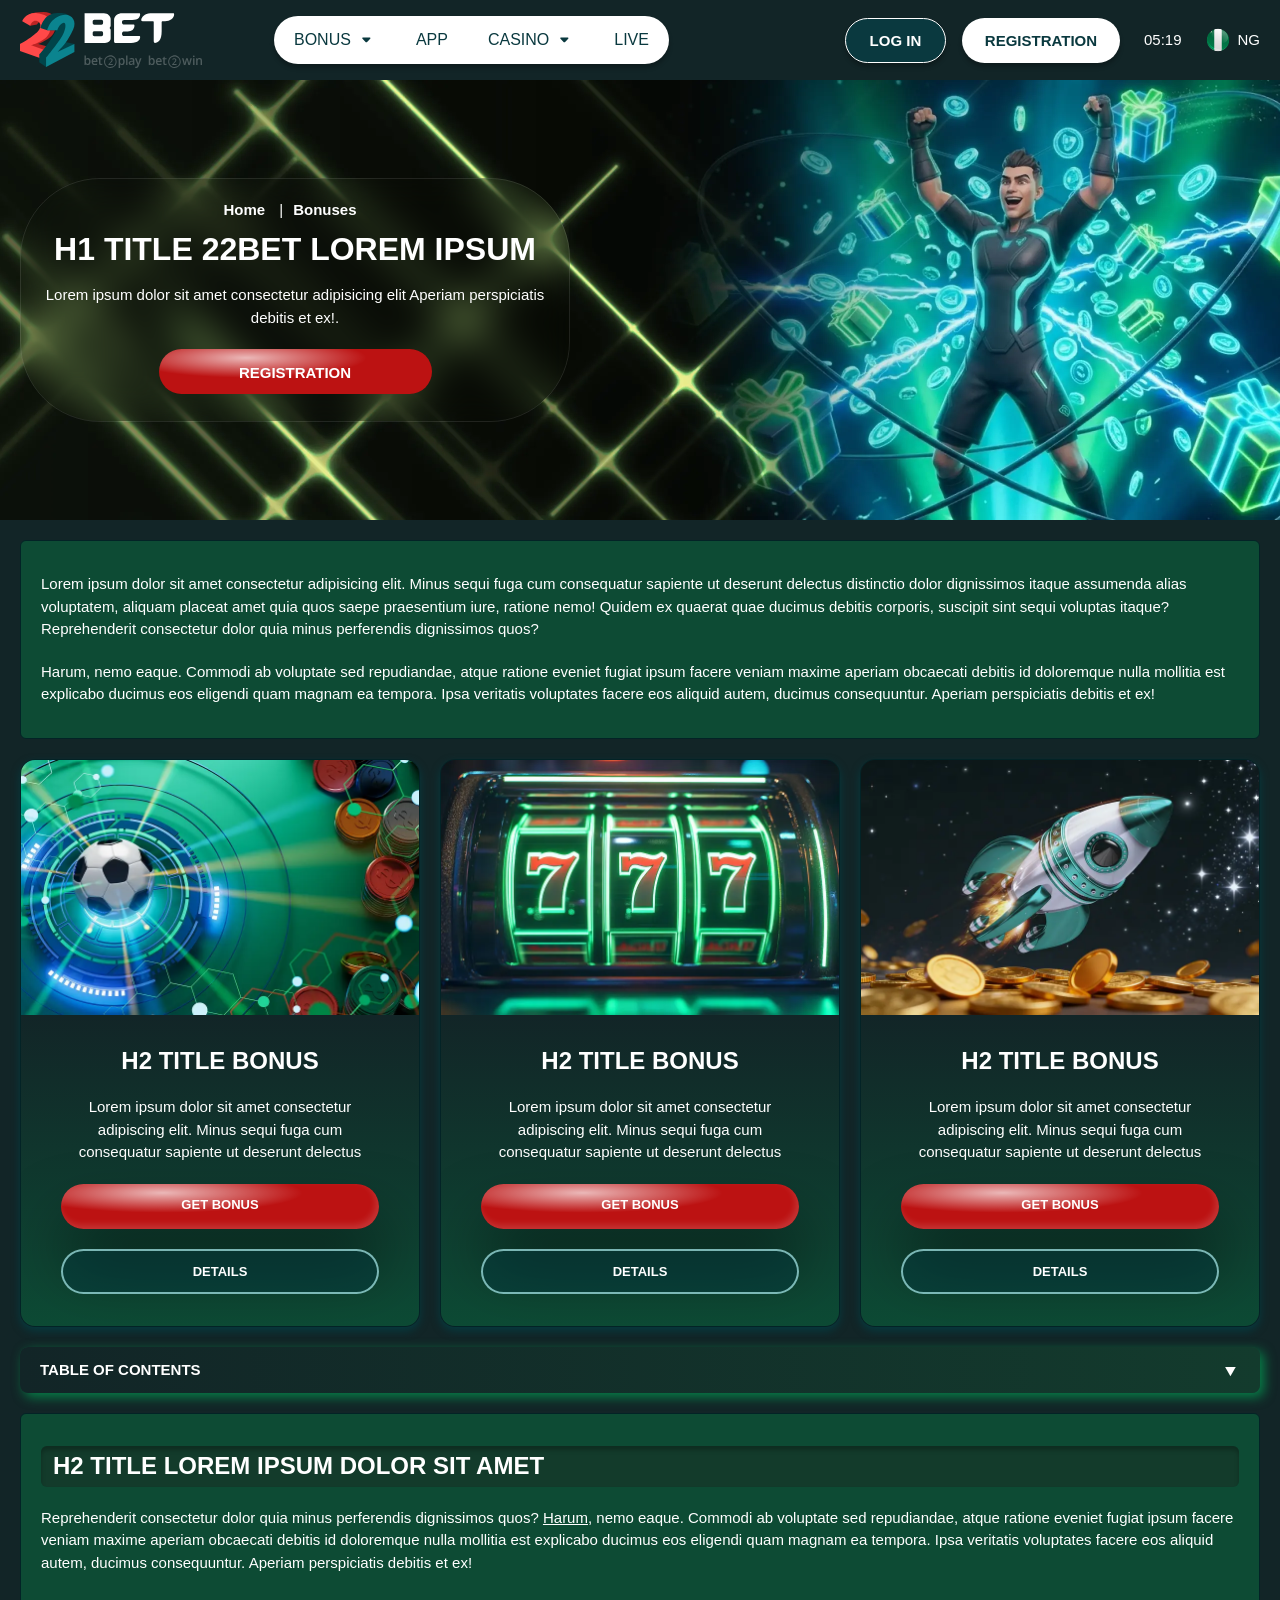
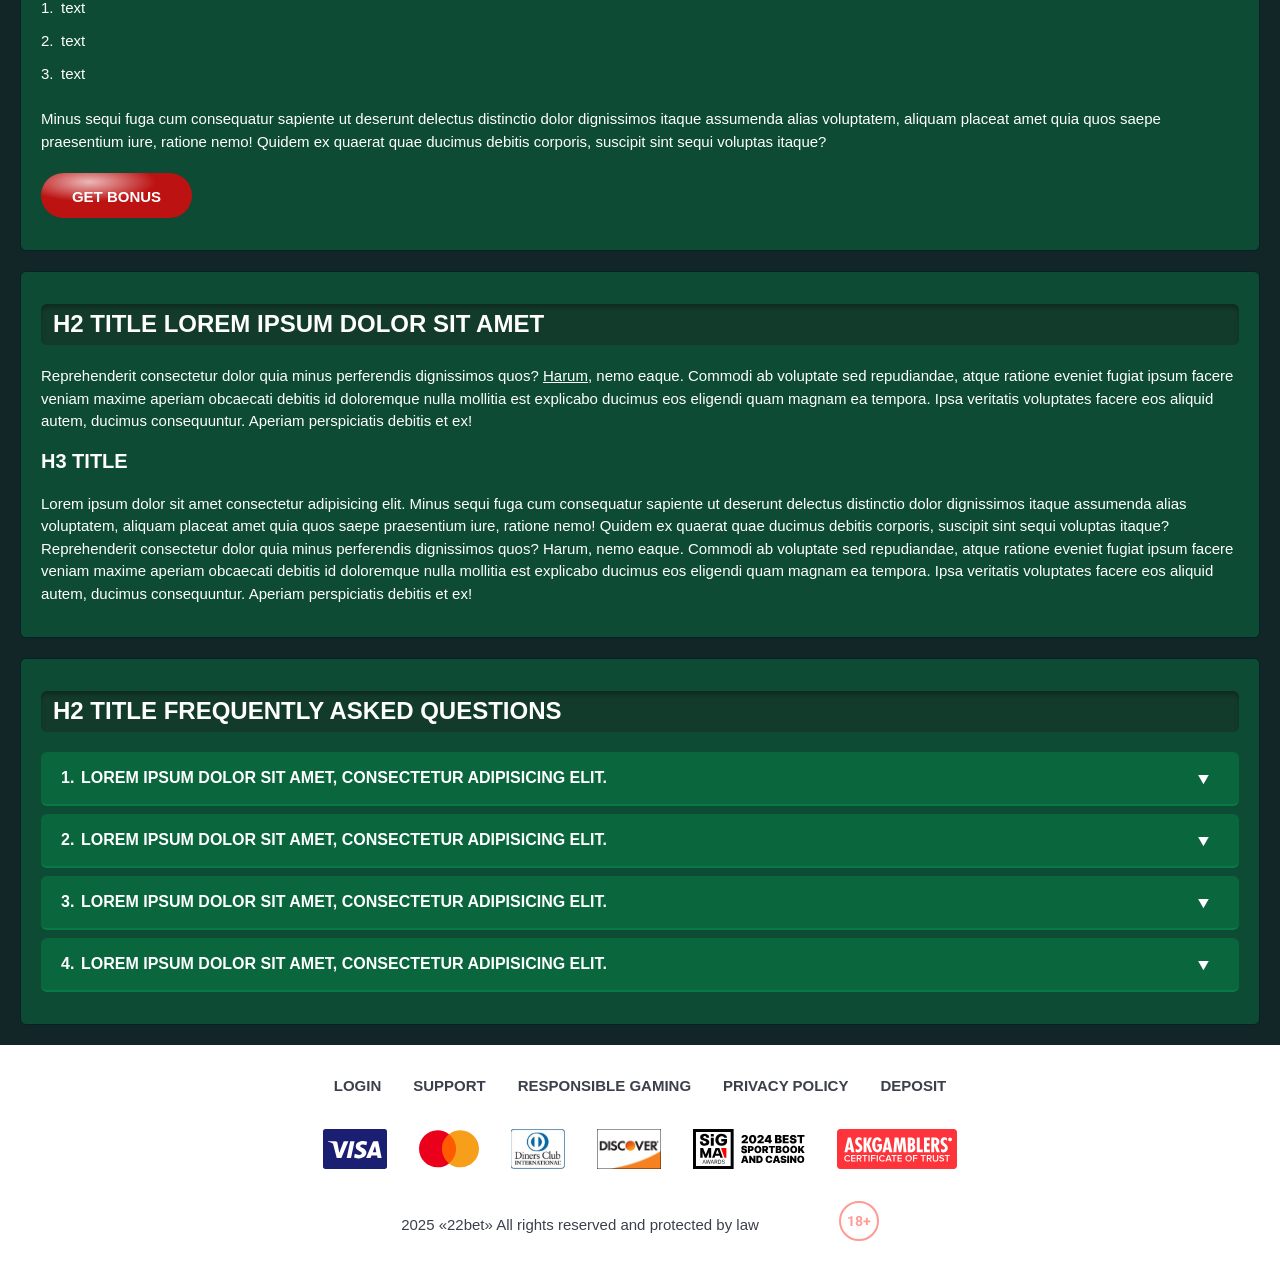
<file: bonus.html>
<!DOCTYPE html>
<html lang="ng">
  <head>
    <meta charset="UTF-8" />
   
    <meta name="viewport" content="width=device-width, initial-scale=1.0" />
    <title>22Bet </title>
    <meta name="description" content />
    <meta property="og:site_name" content />
    <meta property="og:title" content />
    <meta property="og:type" content="website" />
    <meta property="og:url" content />
    <meta property="og:image" content />
    <meta property="og:image:alt" content />
    <meta property="og:locale" content="ng" />
    <meta property="og:description" content />
    <link rel="preconnect" href="https://fonts.googleapis.com" />
    <link rel="preconnect" href="https://fonts.gstatic.com" crossorigin="anonymous" />
    
   <link href="https://fonts.googleapis.com/css2?family=Open+Sans:ital,wght@0,300..800;1,300..800&display=swap" rel="stylesheet">
<link href="https://fonts.googleapis.com/css?family=Roboto+Condensed&display=swap" rel="stylesheet">

    <link rel="stylesheet" href="./css/reset.css" />
    <link rel="stylesheet" href="./css/main.css" />
    <link rel="stylesheet" href="./css/media.css"/>
    <link rel="icon" href="./images/Group.png" type="image/x-icon"/>
    <script
    src="https://code.jquery.com/jquery-3.6.1.min.js"
    integrity="sha256-o88AwQnZB+VDvE9tvIXrMQaPlFFSUTR+nldQm1LuPXQ="
    crossorigin="anonymous"
  ></script>
  </head>
  <body>
  <header class="header">
      <section class="content header__content">
        <a href="./index.html" class="logo header__logo"
          ><img src="./images/logo.svg" alt="logo" title
        /></a>
        <button class="header__btn-menu" >
          <svg width="16px" height="16px" viewBox="0 0 16 16" xmlns="http://www.w3.org/2000/svg">
              <rect y="0" width="16" height="3" rx="1.5"></rect>
              <rect y="6.5" width="16" height="3" rx="1.5"></rect>
              <rect y="13" width="16" height="3" rx="1.5"></rect>
            </svg>
        </button>

          <nav class="menu header__menu">
            <ul class="header__menu-list">
                
              <li class="">
              <div class="header__menu-wrapper">
                <div class="js-button-expander js-button-expander--menu" >
                <a href="./bonus.html" >
                <span>Bonus</span>
              </a>
              </div>
              <div class="header__menu-wrap js-expand-content js-expand-content--menu">
                <ul >
                  <li>
                    <a href="./freeSpins.html">
                    <span>Free Spins</span>
                  </a></li>
                  <li><a href="./promoCode.html">
                    <span>Promo Code</span>
                  </a>
                </li>
                  <li><a href="./welcomeBonus.html">
                    <span>Welcome Bonus</span>
                  </a>
                </li>
                <li><a href="./vip.html">
                    <span>VIP</span>
                  </a>
                </li>
                </ul>
              </div>
              </div>
               <a href="./bonus.html" class="header__menu-item">
                <span>Bonus</span>
              </a>
            </li>
              <li>
                <a href="./app.html">
                 App
                </a>
              </li>
              
              <li class="">
              <div class="header__menu-wrapper">
                <div class="js-button-expander js-button-expander--menu" >
                <a href="./casino.html" >
                <span> Casino</span>
              </a>
              </div>
              <div class="header__menu-wrap js-expand-content js-expand-content--menu">
                <ul >
                  <li>
                    <a href="./slots.html">
                    <span>Slots</span>
                  </a></li>
                 
                </ul>
              </div>
              </div>
               <a href="./casino.html" class="header__menu-item">
                <span>Casino</span>
              </a>
            </li>
               <li>
                <a href="./live.html">
               Live
                </a>
              </li>
              <li>
                    <a href="./freeSpins.html">
                    <span>Free Spins</span>
                  </a></li>
                  <li><a href="./promoCode.html">
                    <span>Promo Code</span>
                  </a>
                </li>
                  <li><a href="./welcomeBonus.html">
                    <span>Welcome Bonus</span>
                  </a>
                </li>
                <li><a href="./vip.html">
                    <span>VIP</span>
                  </a>
                </li>
             <li>
                    <a href="./slots.html">
                    <span>Slots</span>
                  </a></li>
             
             
            </ul>
            <div class="header__button header__button-menu " >
              <a href="#" class="button  button__login-menu">log in</a>
              <a href="#" class="button button__menu">registration</a>
            </div>
           
          </nav>
            <a href="#" class="button button__login">log in</a>
            <a href="#" class="button button__singup">registration</a>
            <div id="clock" class="header__time">00:00</div>
            <a href="#" class="header__flag">
                <span><img src="./images/flag.png" alt="flag" title /></span>
                <span>ng</span>
              </a>
      </section>
    </header>
     <main class="main home main-page">
        <section class=" hero hero__page">
           
            <div class="background ">
              <img src="./images/bonus/bg-bonus.webp" alt="hero" title />
              
            </div>
            <div class="hero__wrapper hero__wrapper-page">
              <div class="hero__data hero__data-bonus">
                <ul
                class="breadcrumbs "
                
              >
                <li
                  
                >
                  <a href="/" >
                    <span >Home</span></a
                  >
                 
                </li>
                <li
                  
                >
                  <a href="#" > <span >Bonuses</span></a>
                 
                </li>
              </ul>
                <h1 class="title general hero__title">
               H1 Title 22bet Lorem ipsum
                </h1>
                 <p class="hero__text">Lorem ipsum dolor sit amet consectetur adipisicing elit Aperiam perspiciatis debitis et ex!.</p>
               
                <a href="#" class="button  hero__button ">registration</a>
               
              </div>
             
            </div>
          </section>
      <section class="main__wrap main__wrap-page">
       
       <section class="content__wrapper content__wrapper-page">
        <section class="content article">
           <p>Lorem ipsum dolor sit amet consectetur adipisicing elit. Minus sequi fuga cum consequatur sapiente ut deserunt delectus distinctio dolor dignissimos itaque assumenda alias voluptatem, aliquam placeat amet quia quos saepe praesentium iure, ratione nemo! Quidem ex quaerat quae ducimus debitis corporis, suscipit sint sequi voluptas itaque? Reprehenderit consectetur dolor quia minus perferendis dignissimos quos? </p>
           <p>Harum, nemo eaque. Commodi ab voluptate sed repudiandae, atque ratione eveniet fugiat ipsum facere veniam maxime aperiam obcaecati debitis id doloremque nulla mollitia est explicabo ducimus eos eligendi quam magnam ea tempora. Ipsa veritatis voluptates facere eos aliquid autem, ducimus consequuntur. Aperiam perspiciatis debitis et ex!</p>
          </section>
                
        <section class="content bonuses">
            <ul class="bonuses__list">
               <li class="  bonuses__item">
                 
                 <!-- <div class="images__wrap"> -->
                   <div class=" bonuses__img">
                     <img src="./images/bonus/banner-bonus1.webp" alt="" title="">
                  </div>
                  <div class="bonuses__desc">
                     <div class="wrap">
                        
                        <h2 class="title high bonuses__title">h2 Title bonus</h2>
                        <div class="bonuses__text">
                           <p>Lorem ipsum dolor sit amet consectetur adipiscing elit. Minus sequi fuga cum consequatur sapiente ut deserunt delectus </p>
                          </div>
                        
                     </div>
                     <div class="bonuses__buttons">
                     <a href="#" class="button bonuses__button">Get Bonus</a>
                       <a href="#" class="button bonuses__button">details</a>
                   </div>
                  </div>
                 <!-- </div>
                   -->
               </li>
               <li class="bonuses__item">
                 <!-- <div class="images__wrap"> -->
                  <div class=" bonuses__img">
                     <img src="./images/bonus/banner-bonus2.webp" alt="" title="">
                      
                  </div>
                  <div class="bonuses__desc">
                     <div class="wrap">
                       
                        <h2 class="title high bonuses__title">h2 Title bonus</h2>
                        <div class="bonuses__text">
                            <p>Lorem ipsum dolor sit amet consectetur adipiscing elit. Minus sequi fuga cum consequatur sapiente ut deserunt delectus </p> </div>
                        
                     </div>
                     <div class="bonuses__buttons">
                   <a href="#" class="button bonuses__button">Get Bonus</a>
                       <a href="#" class="button bonuses__button">details</a>
                   </div>
                  </div>
                 <!-- </div> -->
               </li>
               <li class="bonuses__item">
                <!-- <div class="images__wrap"> -->
                  <div class=" bonuses__img">
                     <img src="./images/bonus/banner-bonus3.webp" alt="" title="">
                  </div>
                  <div class="bonuses__desc">
                     <div class="wrap">
                        
                        <h2 class="title high bonuses__title">h2 Title bonus</h2>
                        <div class="bonuses__text">
                           <p>Lorem ipsum dolor sit amet consectetur adipiscing elit. Minus sequi fuga cum consequatur sapiente ut deserunt delectus </p>
                        </div>
                       
                     </div>
                     <div class="bonuses__buttons">
                     
                      <a href="#" class="button bonuses__button">Get Bonus</a>
                       <a href="#" class="button bonuses__button">details</a>
                   </div>
                  </div>
                <!-- </div> -->
               </li>
        
            </ul>
         </section>
           <section class="content menu-review__content">
              

            
                <div class="menu__review-desk menu__review-content">table of contents</div>
                <ul class="menu__review menu__review-list">
                  <li><a href="#">H2 title  Lorem ipsum dolor sit amet</a></li>
                    <li><a href="#">H2 title  Lorem ipsum dolor sit amet</a></li>
                      <li><a href="#">H2 title  Lorem ipsum dolor sit amet</a></li>
                        <li><a href="#">H2 title  Lorem ipsum dolor sit amet</a></li>
                          <li><a href="#">H2 title  Lorem ipsum dolor sit amet</a></li>
                           <li><a href="#">H2 title Frequently Asked Questions</a></li>
                         
                          
                </ul>
             
          
          </section>
           <section class="content article">
            <h2 class="title high article__title">H2 title  Lorem ipsum dolor sit amet</h2>
            
            <p>
             Reprehenderit consectetur dolor quia minus perferendis dignissimos quos? <a href="#">Harum</a>, nemo eaque. Commodi ab voluptate sed repudiandae, atque ratione eveniet fugiat ipsum facere veniam maxime aperiam obcaecati debitis id doloremque nulla mollitia est explicabo ducimus eos eligendi quam magnam ea tempora. Ipsa veritatis voluptates facere eos aliquid autem, ducimus consequuntur. Aperiam perspiciatis debitis et ex!</p>
           
           <ol>
            <li>text</li>
            <li>text</li>
            <li>text</li>
                </ol>
              
              <p>Minus sequi fuga cum consequatur sapiente ut deserunt delectus distinctio dolor dignissimos itaque assumenda alias voluptatem, aliquam placeat amet quia quos saepe praesentium iure, ratione nemo! Quidem ex quaerat quae ducimus debitis corporis, suscipit sint sequi voluptas itaque? </p>
            <a href="#" class="button">Get Bonus</a>
            </section>
                <section class="content article">
            <h2 class="title high article__title">H2 title  Lorem ipsum dolor sit amet</h2>
            <p>Reprehenderit consectetur dolor quia minus perferendis dignissimos quos? <a href="#">Harum</a>, nemo eaque. Commodi ab voluptate sed repudiandae, atque ratione eveniet fugiat ipsum facere veniam maxime aperiam obcaecati debitis id doloremque nulla mollitia est explicabo ducimus eos eligendi quam magnam ea tempora. Ipsa veritatis voluptates facere eos aliquid autem, ducimus consequuntur. Aperiam perspiciatis debitis et ex!</p>
           <h3>h3 title</h3>
           <p>Lorem ipsum dolor sit amet consectetur adipisicing elit. Minus sequi fuga cum consequatur sapiente ut deserunt delectus distinctio dolor dignissimos itaque assumenda alias voluptatem, aliquam placeat amet quia quos saepe praesentium iure, ratione nemo! Quidem ex quaerat quae ducimus debitis corporis, suscipit sint sequi voluptas itaque? Reprehenderit consectetur dolor quia minus perferendis dignissimos quos? Harum, nemo eaque. Commodi ab voluptate sed repudiandae, atque ratione eveniet fugiat ipsum facere veniam maxime aperiam obcaecati debitis id doloremque nulla mollitia est explicabo ducimus eos eligendi quam magnam ea tempora. Ipsa veritatis voluptates facere eos aliquid autem, ducimus consequuntur. Aperiam perspiciatis debitis et ex!</p>
             </section>
        
           <section class="content faq">
            <h2 class="title high faq__title">H2 title  Frequently Asked Questions </h2>
            <ol class="faq__list " >
              <li class="faq__item"  >
                <h3 class="title medium faq__subtitle js-button-expander js-button-expander--faq"  > Lorem ipsum dolor sit amet, consectetur adipisicing elit.
                 </h3>
                <div  class="faq__answer js-expand-content js-expand-content--faq" >
                  <p  >
                  Lorem ipsum dolor sit amet, consectetur adipisicing elit. Dolorum velit harum repellendus quia distinctio dolorem temporibus totam nostrum facilis, incidunt ab dolor vel. Ipsum provident laborum atque, iste dolorum cupiditate at nam. Dignissimos accusamus ipsam, amet perspiciatis dolore quibusdam provident. </p>
                </div>
              </li>
              <li class="faq__item"  >
                <h3 class="title medium faq__subtitle js-button-expander js-button-expander--faq"  >Lorem ipsum dolor sit amet, consectetur adipisicing elit.</h3>
                <div class="faq__answer js-expand-content js-expand-content--faq" >
                  <p  >
                 Lorem ipsum dolor sit amet, consectetur adipisicing elit. Dolorum velit harum repellendus quia distinctio dolorem temporibus totam nostrum facilis, incidunt ab dolor vel. Ipsum provident laborum atque, iste dolorum cupiditate at nam. Dignissimos accusamus ipsam, amet perspiciatis dolore quibusdam provident. </p>
                </div>
              </li> 
              <li class="faq__item"  >
                <h3 class="title medium faq__subtitle js-button-expander js-button-expander--faq"  >Lorem ipsum dolor sit amet, consectetur adipisicing elit.</h3>
                <div class="faq__answer js-expand-content js-expand-content--faq" >
                  <p  >
                  Lorem ipsum dolor sit amet, consectetur adipisicing elit. Dolorum velit harum repellendus quia distinctio dolorem temporibus totam nostrum facilis, incidunt ab dolor vel. Ipsum provident laborum atque, iste dolorum cupiditate at nam. Dignissimos accusamus ipsam, amet perspiciatis dolore quibusdam provident. </p>
                </div>
              </li> 
              <li class="faq__item"  >
                <h3 class="title medium faq__subtitle js-button-expander js-button-expander--faq"  >Lorem ipsum dolor sit amet, consectetur adipisicing elit.</h3>
                <div class="faq__answer js-expand-content js-expand-content--faq" >
                  <p  >
                  Lorem ipsum dolor sit amet, consectetur adipisicing elit. Dolorum velit harum repellendus quia distinctio dolorem temporibus totam nostrum facilis, incidunt ab dolor vel. Ipsum provident laborum atque, iste dolorum cupiditate at nam. Dignissimos accusamus ipsam, amet perspiciatis dolore quibusdam provident.</p>
                </div>
              </li> 
             
            </ol>
          </section>
          
        </section> 
        
       
        <div class=""  onclick="scrollToTop()">
          <button class="main__arrow" id="scrollToTopBtn"></button>
        </div> 
      </section>
    </main> 
  <footer class=" footer ">
      <section class="content footer__content">
        <ul class="footer__menu">
         <li><a href="./login.html">Login</a></li>
         <li><a href="./support.html">Support</a></li>
         <li><a href="./responsible.html">Responsible Gaming</a></li>
         <li><a href="./policy.html">Privacy Policy</a></li>
         <li><a href="./deposit.html">Deposit</a></li>
        </ul>
       
          <ul class="footer__cards-list">
           
            <li>
              <a href="#"
                ><img src="./images/visa.svg" alt="cardvisa" title
              /></a>
            </li>
            <li>
              <a href="#"
                ><img
                  src="./images/mastercard.svg"
                  alt="mastercard"
                  title
              /></a>
            </li>
            <li>
                <a href="#"
                  ><img src="./images/diners.svg" alt="diners" title
                /></a>
              </li>
              <li>
                <a href="#"
                  ><img src="./images/discover.svg" alt="discover" title
                /></a>
              </li>
              <li>
                <a href="#"
                  ><img src="./images/sigma.svg" alt="sigma" title
                /></a>
              </li>
              <li>
                <a href="#"
                  ><img src="./images/ask.svg" alt="ask" title
                /></a>
              </li>
            
          </ul>
       
   <div class="footer__wrapp">
          <div class="footer__text">
           <p>2025 «22bet» All rights reserved and protected by law
</p>
           
          </div>
          <div class="footer__age">
            <img src="./images/age.svg" alt="age" title />
          </div>
        </div>
      
      </section>
    </footer>
    
    <script src="./js/sidebar.js" defer></script>
    <script src="./js/expander.js" defer></script>
    <script src="./js/mobile-menu.js" defer></script>
    <script src="./js/clock.js" defer></script>
     <script src="./js/arrowUp.js" defer></script>
  </body>
</html>
</file>
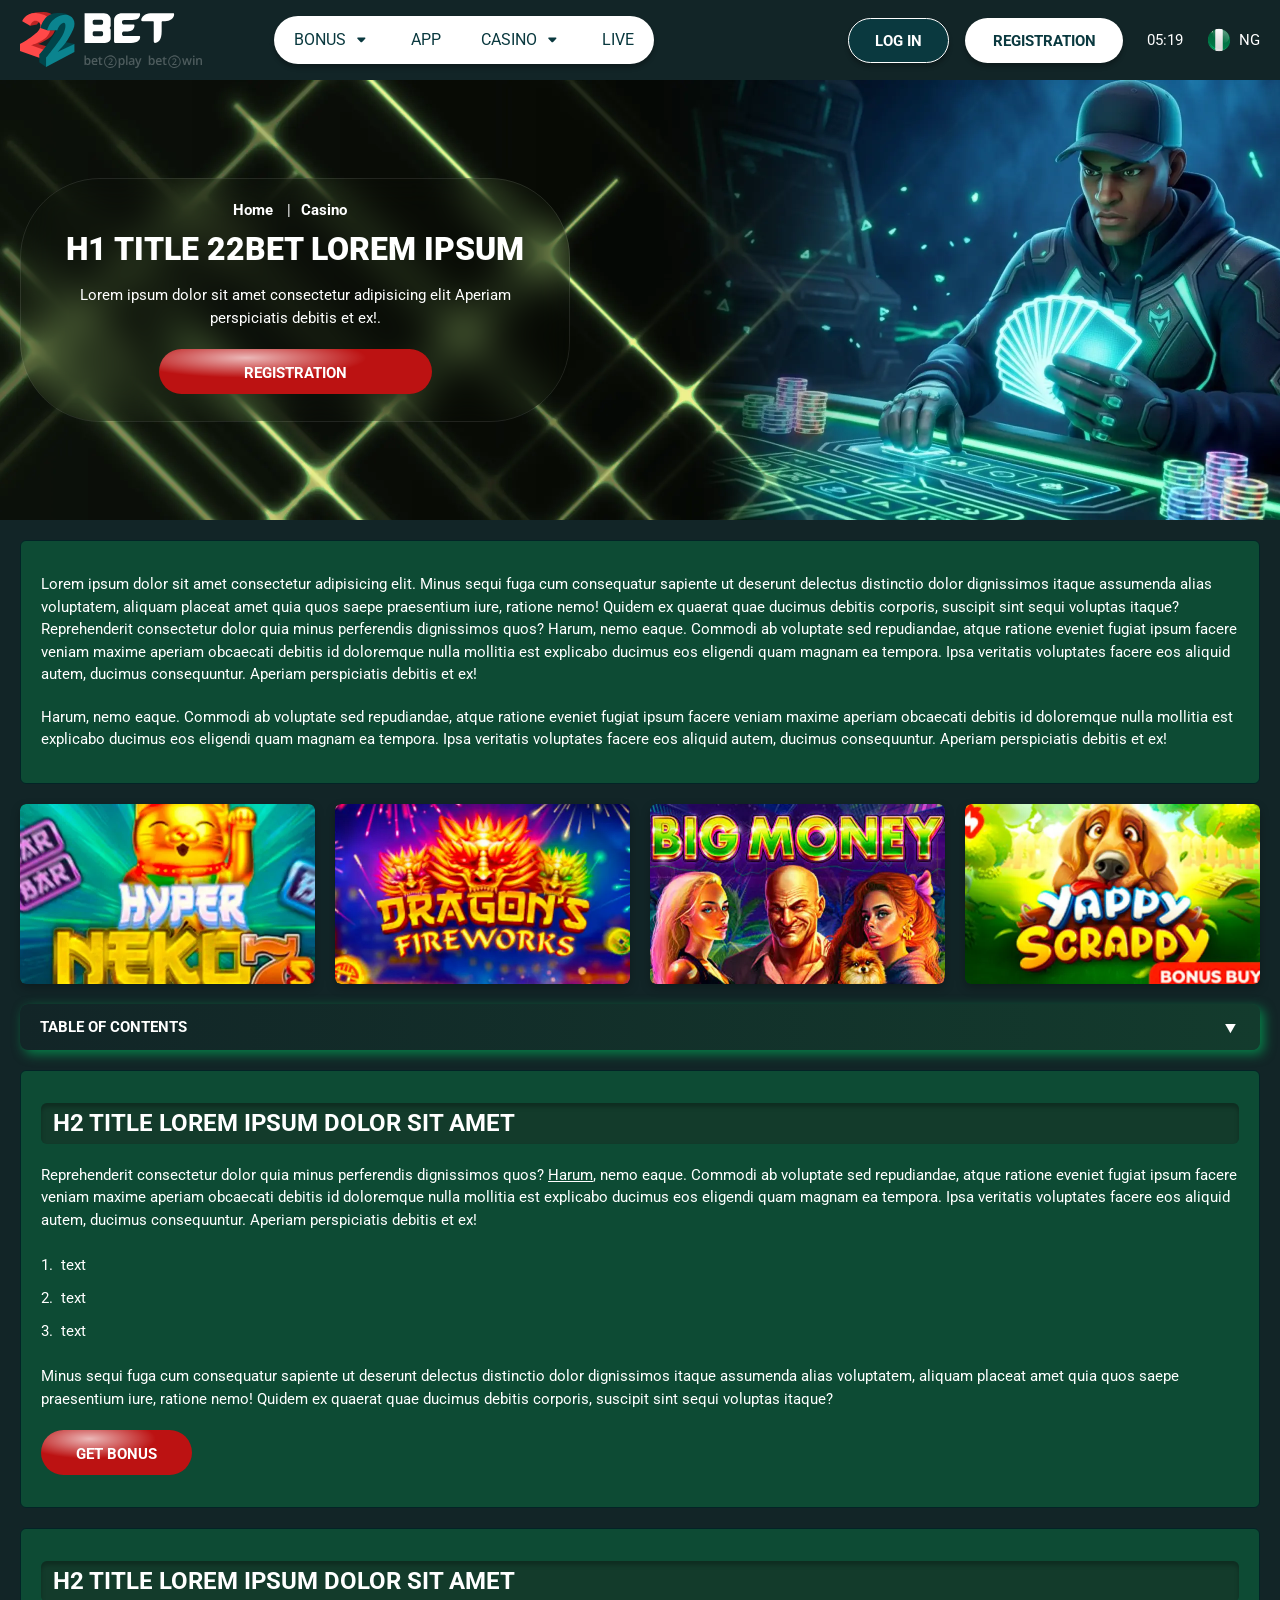
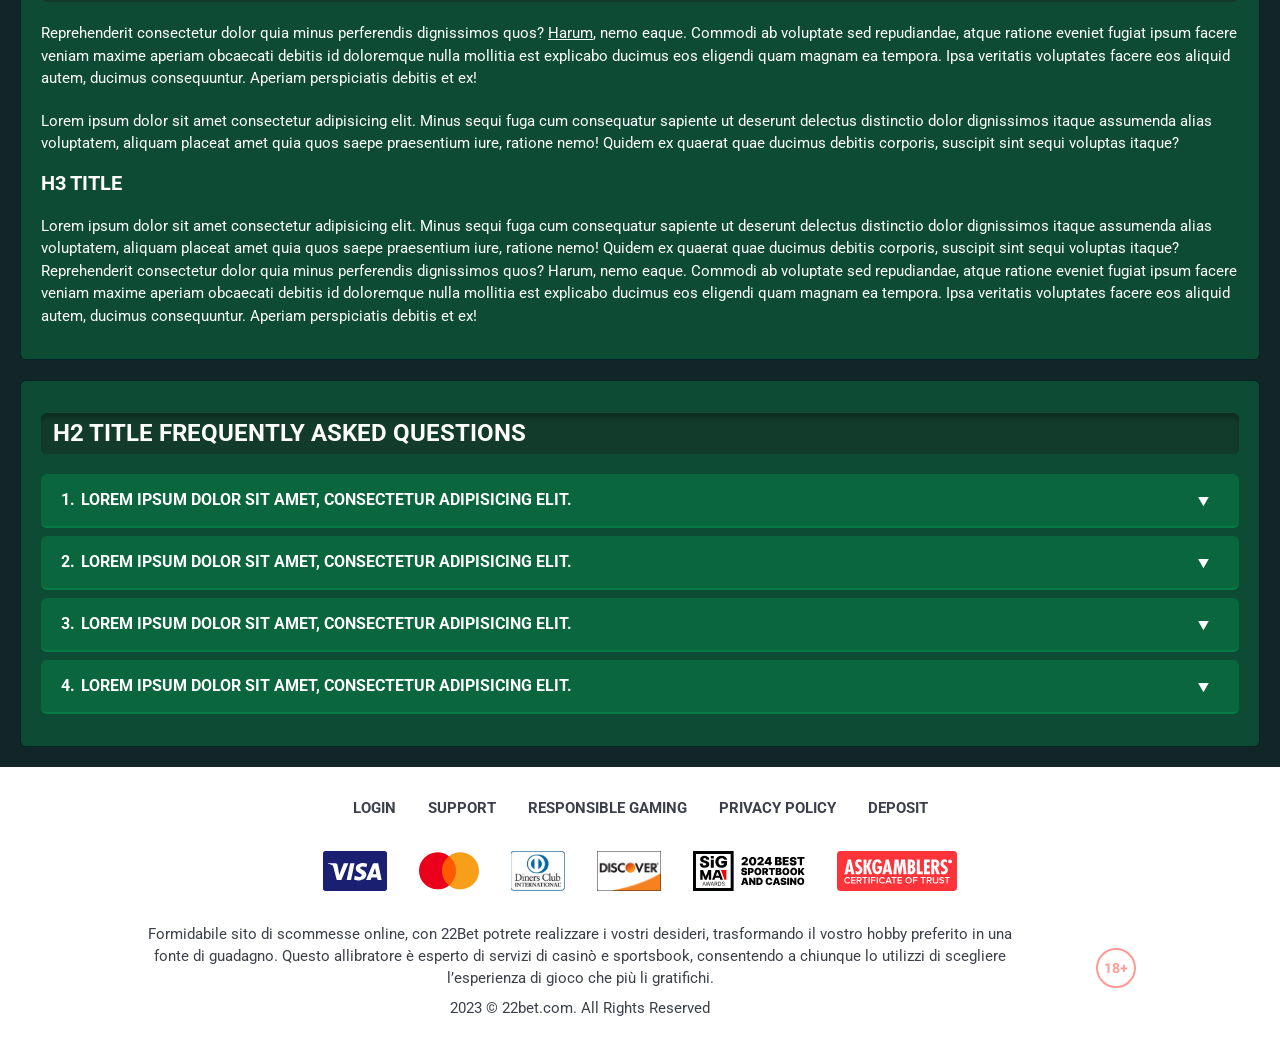
<file: casino.html>
<!DOCTYPE html>
<html lang="ng">
  <head>
    <meta charset="UTF-8" />
   
    <meta name="viewport" content="width=device-width, initial-scale=1.0" />
    <title>22Bet </title>
    <meta name="description" content />
    <meta property="og:site_name" content />
    <meta property="og:title" content />
    <meta property="og:type" content="website" />
    <meta property="og:url" content />
    <meta property="og:image" content />
    <meta property="og:image:alt" content />
    <meta property="og:locale" content="ng" />
    <meta property="og:description" content />
    <link rel="preconnect" href="https://fonts.googleapis.com" />
    <link rel="preconnect" href="https://fonts.gstatic.com" crossorigin="anonymous" />
   <link href="https://fonts.googleapis.com/css2?family=Open+Sans:ital,wght@0,300..800;1,300..800&display=swap" rel="stylesheet">
<link href="https://fonts.googleapis.com/css?family=Roboto+Condensed&display=swap" rel="stylesheet">
<link href="https://fonts.googleapis.com/css2?family=Roboto:ital,wght@0,100..900;1,100..900&display=swap" rel="stylesheet">

   <link rel="stylesheet" href="./css/reset.css" />
    <link rel="stylesheet" href="./css/main.css" />
    <link rel="stylesheet" href="./css/media.css"/>
    <link rel="icon" href="./images/Group.png" type="image/x-icon"/>
    <script
    src="https://code.jquery.com/jquery-3.6.1.min.js"
    integrity="sha256-o88AwQnZB+VDvE9tvIXrMQaPlFFSUTR+nldQm1LuPXQ="
    crossorigin="anonymous"
  ></script>
  </head>
  <body>
    <header class="header">
      <section class="content header__content">
        <a href="./index.html" class="logo header__logo"
          ><img src="./images/logo.svg" alt="logo" title
        /></a>
        <button class="header__btn-menu" >
          <svg width="16px" height="16px" viewBox="0 0 16 16" xmlns="http://www.w3.org/2000/svg">
              <rect y="0" width="16" height="3" rx="1.5"></rect>
              <rect y="6.5" width="16" height="3" rx="1.5"></rect>
              <rect y="13" width="16" height="3" rx="1.5"></rect>
            </svg>
        </button>

          <nav class="menu header__menu">
            <ul class="header__menu-list">
                
              <li class="" >
              <div class="header__menu-wrapper">
                <div class="js-button-expander js-button-expander--menu" >
                <a href="./bonus.html" >
                <span>Bonus</span>
              </a>
              </div>
              <div class="header__menu-wrap js-expand-content js-expand-content--menu">
                <ul >
                  <li>
                    <a href="./freeSpins.html">
                    <span>Free Spins</span>
                  </a></li>
                  <li><a href="./promoCode.html">
                    <span>Promo Code</span>
                  </a>
                </li>
                  <li><a href="./welcomeBonus.html">
                    <span>Welcome Bonus</span>
                  </a>
                </li>
                <li><a href="./vip.html">
                    <span>VIP</span>
                  </a>
                </li>
                </ul>
              </div>
              </div>
               <a href="./bonus.html" class="header__menu-item">
                <span>Bonus</span>
              </a>
            </li>
              <li>
                <a href="./app.html">
                 App
                </a>
              </li>
              
              <li class="">
              <div class="header__menu-wrapper">
                <div class="js-button-expander js-button-expander--menu" >
                <a href="./casino.html" >
                <span> Casino</span>
              </a>
              </div>
              <div class="header__menu-wrap js-expand-content js-expand-content--menu">
                <ul >
                  <li>
                    <a href="./slots.html">
                    <span>Slots</span>
                  </a></li>
                 
                </ul>
              </div>
              </div>
               <a href="./casino.html" class="header__menu-item">
                <span>Casino</span>
              </a>
            </li>
               <li>
                <a href="./live.html">
               Live
                </a>
              </li>
              <li>
                    <a href="./freeSpins.html">
                    <span>Free Spins</span>
                  </a></li>
                  <li><a href="./promoCode.html">
                    <span>Promo Code</span>
                  </a>
                </li>
                  <li><a href="./welcomeBonus.html">
                    <span>Welcome Bonus</span>
                  </a>
                </li>
                <li><a href="./vip.html">
                    <span>VIP</span>
                  </a>
                </li>
             <li>
                    <a href="./slots.html">
                    <span>Slots</span>
                  </a></li>
             
             
            </ul>
            <div class="header__button header__button-menu " >
              <a href="#" class="button  button__login-menu">log in</a>
              <a href="#" class="button button__menu">registration</a>
            </div>
           
          </nav>
            <a href="#" class="button button__login">log in</a>
            <a href="#" class="button button__singup">registration</a>
            <div id="clock" class="header__time">00:00</div>
            <a href="#" class="header__flag">
                <span><img src="./images/flag.png" alt="flag" title /></span>
                <span>ng</span>
              </a>
      </section>
    </header>
     <main class="main home main-page">
        <section class=" hero hero__page">
           
            <div class="background">
              <img src="./images/casino/bg-casino.webp" alt="hero" title />
              
            </div>
              <div class="hero__wrapper hero__wrapper-page">
              <div class="hero__data hero__data-bonus">
                <ul
                class="breadcrumbs "
                
              >
                <li
                  
                >
                  <a href="/" >
                    <span >Home</span></a
                  >
                 
                </li>
                <li
                  
                >
                  <a href="#" > <span >Casino</span></a>
                 
                </li>
              </ul>
                <h1 class="title general hero__title">
                H1 Title 22bet Lorem ipsum
                </h1>
                 <p class="hero__text">Lorem ipsum dolor sit amet consectetur adipisicing elit Aperiam perspiciatis debitis et ex!.</p>
               
                <a href="#" class="button  hero__button ">registration</a>
               
              </div>
             
            </div>
          </section>
      <section class="main__wrap main__wrap-page">
       
       <section class="content__wrapper content__wrapper-page">

         
        
       
          <section class="content article">
            <p>
           Lorem ipsum dolor sit amet consectetur adipisicing elit. Minus sequi fuga cum consequatur sapiente ut deserunt delectus distinctio dolor dignissimos itaque assumenda alias voluptatem, aliquam placeat amet quia quos saepe praesentium iure, ratione nemo! Quidem ex quaerat quae ducimus debitis corporis, suscipit sint sequi voluptas itaque? Reprehenderit consectetur dolor quia minus perferendis dignissimos quos? Harum, nemo eaque. Commodi ab voluptate sed repudiandae, atque ratione eveniet fugiat ipsum facere veniam maxime aperiam obcaecati debitis id doloremque nulla mollitia est explicabo ducimus eos eligendi quam magnam ea tempora. Ipsa veritatis voluptates facere eos aliquid autem, ducimus consequuntur. Aperiam perspiciatis debitis et ex! </p>
            <p>
            Harum, nemo eaque. Commodi ab voluptate sed repudiandae, atque ratione eveniet fugiat ipsum facere veniam maxime aperiam obcaecati debitis id doloremque nulla mollitia est explicabo ducimus eos eligendi quam magnam ea tempora. Ipsa veritatis voluptates facere eos aliquid autem, ducimus consequuntur. Aperiam perspiciatis debitis et ex!
            </p>
          </section>
    
                <section class="content casino">
           
              <ul class="casino__list casino__list-page ">
                <li class="casino__item">
                   <a href="#">
                     <div class="casino__wrapper">
                      <img class="casino__img" src="./images/casino/card-casino1.webp" alt="" title>
                    <div class="casino__hover casino__hover-live">
                        
                        <div class="casino-box">
                            
                        <span href="#" class="button  casino__buttons">Play now</span>
                        </div>
                    </div>
                    </div>
                   </a>
                    
                </li>
                <li class="casino__item">
                <a href="#">
                     <div class="casino__wrapper">
                      <img class="casino__img" src="./images/casino/card-casino2.webp" alt="" title>
                    <div class="casino__hover casino__hover-live">
                        
                        <div class="casino-box">
                            
                        <span href="#" class="button  casino__buttons">Play now</span>
                        </div>
                    </div>
                    </div>
                   </a>
                 
              </li>
              <li class="casino__item">
                 <a href="#">
                     <div class="casino__wrapper">
                      <img class="casino__img" src="./images/casino/card-casino3.webp" alt="" title>
                    <div class="casino__hover casino__hover-live">
                        
                        <div class="casino-box">
                            
                        <span href="#" class="button  casino__buttons">Play now</span>
                        </div>
                    </div>
                    </div>
                   </a>
            </li>
             <li class="casino__item">
                 <a href="#">
                     <div class="casino__wrapper">
                      <img class="casino__img" src="./images/casino/card-casino4.webp" alt="" title>
                    <div class="casino__hover casino__hover-live">
                        
                        <div class="casino-box">
                            
                        <span href="#" class="button  casino__buttons">Play now</span>
                        </div>
                    </div>
                    </div>
                   </a>
            </li>
           
           
    
      

              </ul>
         </section>
      
              <section class="content menu-review__content">
              

            
                <div class="menu__review-desk menu__review-content">table of contents</div>
                <ul class="menu__review menu__review-list">
                  <li><a href="#">H2 title  Lorem ipsum dolor sit amet</a></li>
                    <li><a href="#">H2 title  Lorem ipsum dolor sit amet</a></li>
                      <li><a href="#">H2 title  Lorem ipsum dolor sit amet</a></li>
                        <li><a href="#">H2 title  Lorem ipsum dolor sit amet</a></li>
                          <li><a href="#">H2 title  Lorem ipsum dolor sit amet</a></li>
                           <li><a href="#">H2 title Frequently Asked Questions</a></li>
                         
                          
                </ul>
             
          
          </section>
          
        
            <section class="content article">
            <h2 class="title high article__title">H2 title  Lorem ipsum dolor sit amet</h2>
            
            <p>
             Reprehenderit consectetur dolor quia minus perferendis dignissimos quos? <a href="#">Harum</a>, nemo eaque. Commodi ab voluptate sed repudiandae, atque ratione eveniet fugiat ipsum facere veniam maxime aperiam obcaecati debitis id doloremque nulla mollitia est explicabo ducimus eos eligendi quam magnam ea tempora. Ipsa veritatis voluptates facere eos aliquid autem, ducimus consequuntur. Aperiam perspiciatis debitis et ex!</p>
           
           <ol>
            <li>text</li>
            <li>text</li>
            <li>text</li>
                </ol>
              
              <p>Minus sequi fuga cum consequatur sapiente ut deserunt delectus distinctio dolor dignissimos itaque assumenda alias voluptatem, aliquam placeat amet quia quos saepe praesentium iure, ratione nemo! Quidem ex quaerat quae ducimus debitis corporis, suscipit sint sequi voluptas itaque? </p>
            <a href="#" class="button">Get Bonus</a>
            </section>
                <section class="content article">
            <h2 class="title high article__title">H2 title  Lorem ipsum dolor sit amet</h2>
            <p>Reprehenderit consectetur dolor quia minus perferendis dignissimos quos? <a href="#">Harum</a>, nemo eaque. Commodi ab voluptate sed repudiandae, atque ratione eveniet fugiat ipsum facere veniam maxime aperiam obcaecati debitis id doloremque nulla mollitia est explicabo ducimus eos eligendi quam magnam ea tempora. Ipsa veritatis voluptates facere eos aliquid autem, ducimus consequuntur. Aperiam perspiciatis debitis et ex!</p>
          <p>Lorem ipsum dolor sit amet consectetur adipisicing elit. Minus sequi fuga cum consequatur sapiente ut deserunt delectus distinctio dolor dignissimos itaque assumenda alias voluptatem, aliquam placeat amet quia quos saepe praesentium iure, ratione nemo! Quidem ex quaerat quae ducimus debitis corporis, suscipit sint sequi voluptas itaque? </p>
            <h3>h3 title</h3>
           <p>Lorem ipsum dolor sit amet consectetur adipisicing elit. Minus sequi fuga cum consequatur sapiente ut deserunt delectus distinctio dolor dignissimos itaque assumenda alias voluptatem, aliquam placeat amet quia quos saepe praesentium iure, ratione nemo! Quidem ex quaerat quae ducimus debitis corporis, suscipit sint sequi voluptas itaque? Reprehenderit consectetur dolor quia minus perferendis dignissimos quos? Harum, nemo eaque. Commodi ab voluptate sed repudiandae, atque ratione eveniet fugiat ipsum facere veniam maxime aperiam obcaecati debitis id doloremque nulla mollitia est explicabo ducimus eos eligendi quam magnam ea tempora. Ipsa veritatis voluptates facere eos aliquid autem, ducimus consequuntur. Aperiam perspiciatis debitis et ex!</p>
             </section>

          <section class="content faq">
            <h2 class="title high faq__title">H2 title  Frequently Asked Questions </h2>
            <ol class="faq__list " >
              <li class="faq__item"  >
                <h3 class="title medium faq__subtitle js-button-expander js-button-expander--faq"  > Lorem ipsum dolor sit amet, consectetur adipisicing elit.
                 </h3>
                <div  class="faq__answer js-expand-content js-expand-content--faq" >
                  <p  >
                  Lorem ipsum dolor sit amet, consectetur adipisicing elit. Dolorum velit harum repellendus quia distinctio dolorem temporibus totam nostrum facilis, incidunt ab dolor vel. Ipsum provident laborum atque, iste dolorum cupiditate at nam. Dignissimos accusamus ipsam, amet perspiciatis dolore quibusdam provident. </p>
                </div>
              </li>
              <li class="faq__item"  >
                <h3 class="title medium faq__subtitle js-button-expander js-button-expander--faq"  >Lorem ipsum dolor sit amet, consectetur adipisicing elit.</h3>
                <div class="faq__answer js-expand-content js-expand-content--faq" >
                  <p  >
                 Lorem ipsum dolor sit amet, consectetur adipisicing elit. Dolorum velit harum repellendus quia distinctio dolorem temporibus totam nostrum facilis, incidunt ab dolor vel. Ipsum provident laborum atque, iste dolorum cupiditate at nam. Dignissimos accusamus ipsam, amet perspiciatis dolore quibusdam provident. </p>
                </div>
              </li> 
              <li class="faq__item"  >
                <h3 class="title medium faq__subtitle js-button-expander js-button-expander--faq"  >Lorem ipsum dolor sit amet, consectetur adipisicing elit.</h3>
                <div class="faq__answer js-expand-content js-expand-content--faq" >
                  <p  >
                  Lorem ipsum dolor sit amet, consectetur adipisicing elit. Dolorum velit harum repellendus quia distinctio dolorem temporibus totam nostrum facilis, incidunt ab dolor vel. Ipsum provident laborum atque, iste dolorum cupiditate at nam. Dignissimos accusamus ipsam, amet perspiciatis dolore quibusdam provident. </p>
                </div>
              </li> 
              <li class="faq__item"  >
                <h3 class="title medium faq__subtitle js-button-expander js-button-expander--faq"  >Lorem ipsum dolor sit amet, consectetur adipisicing elit.</h3>
                <div class="faq__answer js-expand-content js-expand-content--faq" >
                  <p  >
                  Lorem ipsum dolor sit amet, consectetur adipisicing elit. Dolorum velit harum repellendus quia distinctio dolorem temporibus totam nostrum facilis, incidunt ab dolor vel. Ipsum provident laborum atque, iste dolorum cupiditate at nam. Dignissimos accusamus ipsam, amet perspiciatis dolore quibusdam provident.</p>
                </div>
              </li> 
             
            </ol>
          </section>
          
        </section> 
      
        <div class=""  onclick="scrollToTop()">
          <button class="main__arrow" id="scrollToTopBtn"></button>
        </div> 
        
      </section>
    </main> 
     <footer class=" footer ">
      <section class="content footer__content">
        <ul class="footer__menu">
         <li><a href="./login.html">Login</a></li>
         <li><a href="./support.html">Support</a></li>
         <li><a href="./responsible.html">Responsible Gaming</a></li>
         <li><a href="./policy.html">Privacy Policy</a></li>
         <li><a href="./deposit.html">Deposit</a></li>
        </ul>
       
          <ul class="footer__cards-list">
           
            <li>
              <a href="#"
                ><img src="./images/visa.svg" alt="cardvisa" title
              /></a>
            </li>
            <li>
              <a href="#"
                ><img
                  src="./images/mastercard.svg"
                  alt="mastercard"
                  title
              /></a>
            </li>
            <li>
                <a href="#"
                  ><img src="./images/diners.svg" alt="diners" title
                /></a>
              </li>
              <li>
                <a href="#"
                  ><img src="./images/discover.svg" alt="discover" title
                /></a>
              </li>
              <li>
                <a href="#"
                  ><img src="./images/sigma.svg" alt="sigma" title
                /></a>
              </li>
              <li>
                <a href="#"
                  ><img src="./images/ask.svg" alt="ask" title
                /></a>
              </li>
            
          </ul>
       
        <div class="footer__wrapp">
          <div class="footer__text">
           <p>Formidabile sito di scommesse online, con 22Bet potrete realizzare i vostri desideri, trasformando il vostro hobby preferito in una fonte di guadagno. Questo allibratore è esperto di servizi di casinò e sportsbook, consentendo a chiunque lo utilizzi di scegliere l’esperienza di gioco che più li gratifichi.</p>
            <p>2023 &copy; 22bet.com. All Rights Reserved
</p>
           
          </div>
          <div class="footer__age">
            <img src="./images/age.svg" alt="age" title />
          </div>
        </div>
      
      </section>
    </footer>
    <script src="./js/arrowUp.js" defer></script>
    <script src="./js/sidebar.js" defer></script>
    <script src="./js/expander.js" defer></script>
    <script src="./js/mobile-menu.js" defer></script>
    <script src="./js/clock.js" defer></script>
  </body>
</html>
</file>
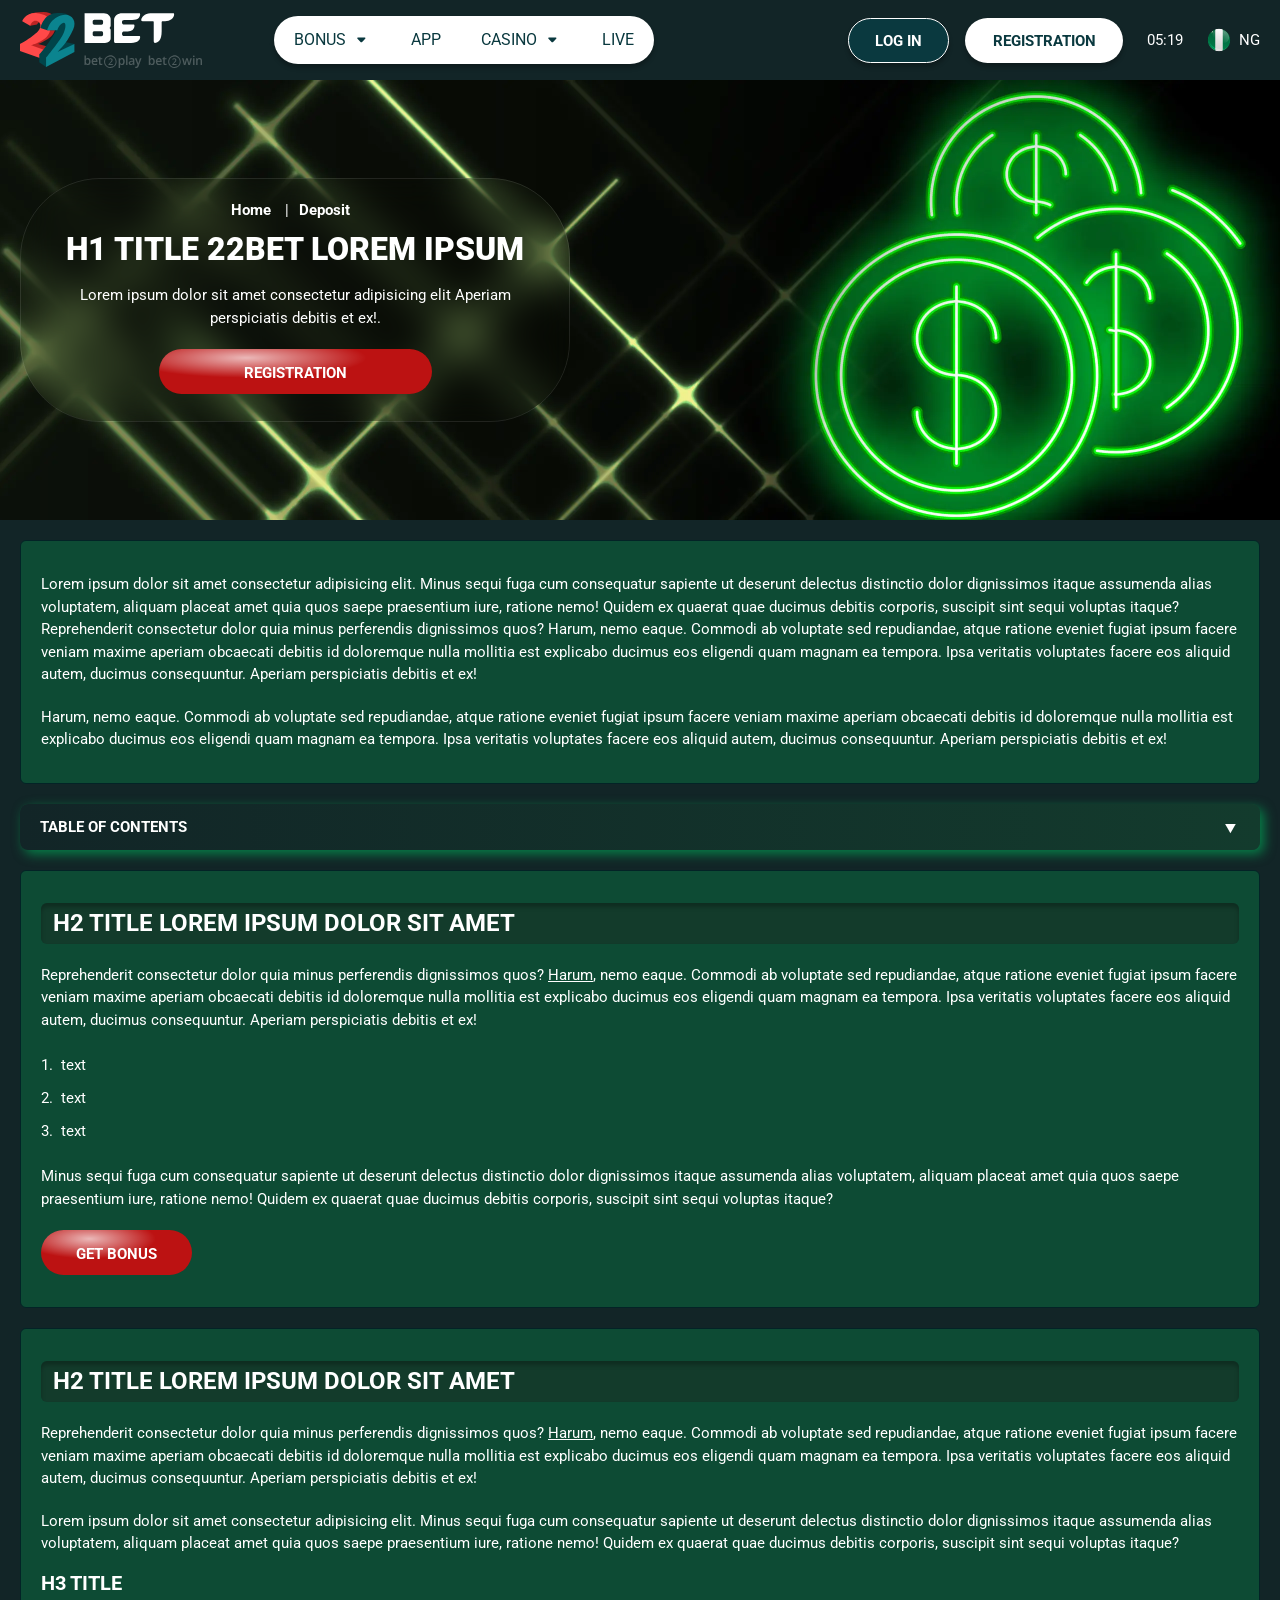
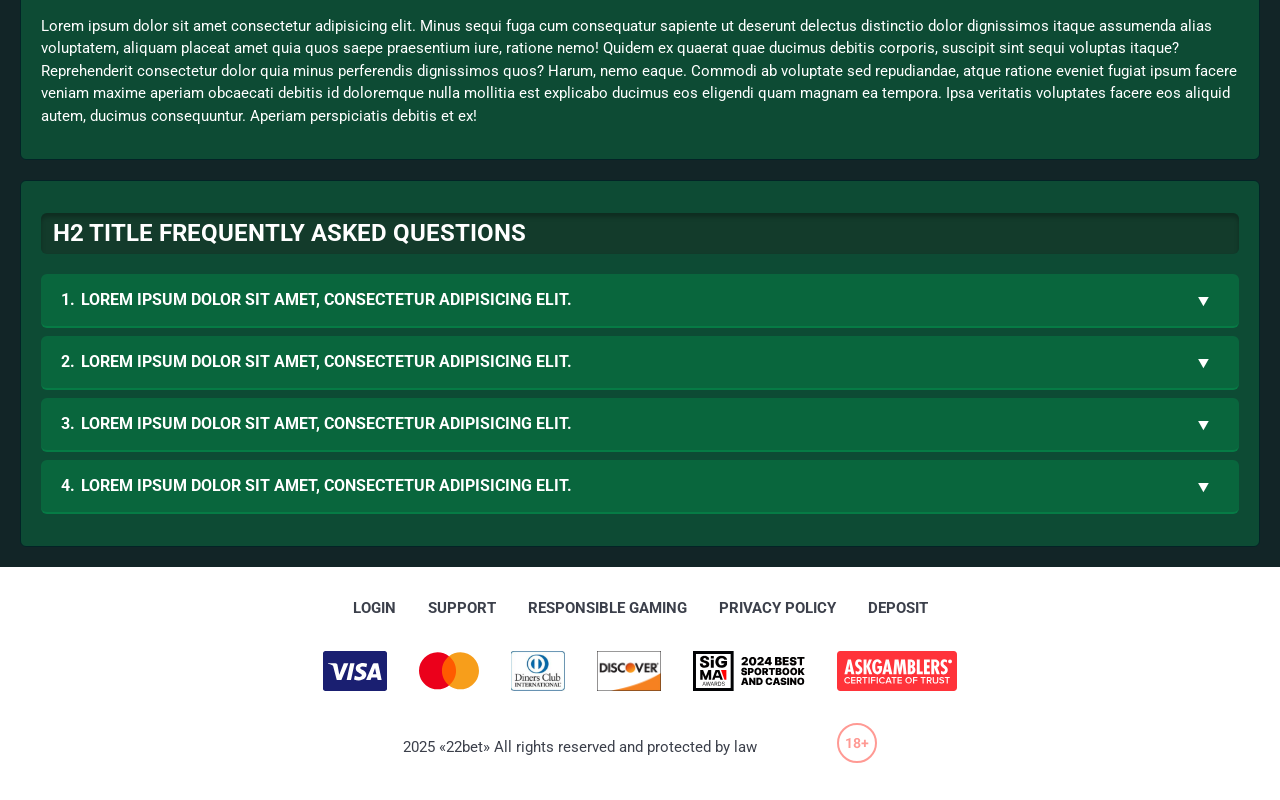
<file: deposit.html>
<!DOCTYPE html>
<html lang="ng">
  <head>
    <meta charset="UTF-8" />
   
    <meta name="viewport" content="width=device-width, initial-scale=1.0" />
    <title>22Bet </title>
    <meta name="description" content />
    <meta property="og:site_name" content />
    <meta property="og:title" content />
    <meta property="og:type" content="website" />
    <meta property="og:url" content />
    <meta property="og:image" content />
    <meta property="og:image:alt" content />
    <meta property="og:locale" content="ng" />
    <meta property="og:description" content />
    <link rel="preconnect" href="https://fonts.googleapis.com" />
    <link rel="preconnect" href="https://fonts.gstatic.com" crossorigin="anonymous" />
   <link href="https://fonts.googleapis.com/css2?family=Open+Sans:ital,wght@0,300..800;1,300..800&display=swap" rel="stylesheet">
<link href="https://fonts.googleapis.com/css?family=Roboto+Condensed&display=swap" rel="stylesheet">
<link href="https://fonts.googleapis.com/css2?family=Roboto:ital,wght@0,100..900;1,100..900&display=swap" rel="stylesheet">

   <link rel="stylesheet" href="./css/reset.css" />
    <link rel="stylesheet" href="./css/main.css" />
    <link rel="stylesheet" href="./css/media.css"/>
    <link rel="icon" href="./images/Group.png" type="image/x-icon"/>
    <script
    src="https://code.jquery.com/jquery-3.6.1.min.js"
    integrity="sha256-o88AwQnZB+VDvE9tvIXrMQaPlFFSUTR+nldQm1LuPXQ="
    crossorigin="anonymous"
  ></script>
  </head>
  <body>
    <header class="header">
      <section class="content header__content">
        <a href="./index.html" class="logo header__logo"
          ><img src="./images/logo.svg" alt="logo" title
        /></a>
        <button class="header__btn-menu" >
          <svg width="16px" height="16px" viewBox="0 0 16 16" xmlns="http://www.w3.org/2000/svg">
              <rect y="0" width="16" height="3" rx="1.5"></rect>
              <rect y="6.5" width="16" height="3" rx="1.5"></rect>
              <rect y="13" width="16" height="3" rx="1.5"></rect>
            </svg>
        </button>

          <nav class="menu header__menu">
            <ul class="header__menu-list">
                
              <li class="" >
              <div class="header__menu-wrapper">
                <div class="js-button-expander js-button-expander--menu" >
                <a href="./bonus.html" >
                <span>Bonus</span>
              </a>
              </div>
              <div class="header__menu-wrap js-expand-content js-expand-content--menu">
                <ul >
                  <li>
                    <a href="./freeSpins.html">
                    <span>Free Spins</span>
                  </a></li>
                  <li><a href="./promoCode.html">
                    <span>Promo Code</span>
                  </a>
                </li>
                  <li><a href="./welcomeBonus.html">
                    <span>Welcome Bonus</span>
                  </a>
                </li>
                <li><a href="./vip.html">
                    <span>VIP</span>
                  </a>
                </li>
                </ul>
              </div>
              </div>
               <a href="./bonus.html" class="header__menu-item">
                <span>Bonus</span>
              </a>
            </li>
              <li>
                <a href="./app.html">
                 App
                </a>
              </li>
              
              <li class="">
              <div class="header__menu-wrapper">
                <div class="js-button-expander js-button-expander--menu" >
                <a href="./casino.html" >
                <span> Casino</span>
              </a>
              </div>
              <div class="header__menu-wrap js-expand-content js-expand-content--menu">
                <ul >
                  <li>
                    <a href="./slots.html">
                    <span>Slots</span>
                  </a></li>
                 
                </ul>
              </div>
              </div>
               <a href="./casino.html" class="header__menu-item">
                <span>Casino</span>
              </a>
            </li>
               <li>
                <a href="./live.html">
               Live
                </a>
              </li>
              <li>
                    <a href="./freeSpins.html">
                    <span>Free Spins</span>
                  </a></li>
                  <li><a href="./promoCode.html">
                    <span>Promo Code</span>
                  </a>
                </li>
                  <li><a href="./welcomeBonus.html">
                    <span>Welcome Bonus</span>
                  </a>
                </li>
                <li><a href="./vip.html">
                    <span>VIP</span>
                  </a>
                </li>
             <li>
                    <a href="./slots.html">
                    <span>Slots</span>
                  </a></li>
             
             
            </ul>
            <div class="header__button header__button-menu " >
              <a href="#" class="button  button__login-menu">log in</a>
              <a href="#" class="button button__menu">registration</a>
            </div>
           
          </nav>
            <a href="#" class="button button__login">log in</a>
            <a href="#" class="button button__singup">registration</a>
            <div id="clock" class="header__time">00:00</div>
            <a href="#" class="header__flag">
                <span><img src="./images/flag.png" alt="flag" title /></span>
                <span>ng</span>
              </a>
      </section>
    </header>
     <main class="main home main-page">
        <section class=" hero hero__page">
           
            <div class="background">
              <img src="./images/layout-images/bg-deposit.webp" alt="hero" title />
              
            </div>
              <div class="hero__wrapper hero__wrapper-page">
              <div class="hero__data hero__data-bonus">
                <ul
                class="breadcrumbs "
                
              >
                <li
                  
                >
                  <a href="/" >
                    <span >Home</span></a
                  >
                 
                </li>
                <li
                  
                >
                  <a href="#" > <span >Deposit</span></a>
                 
                </li>
              </ul>
                <h1 class="title general hero__title">
                H1 Title 22bet Lorem ipsum
                </h1>
                 <p class="hero__text">Lorem ipsum dolor sit amet consectetur adipisicing elit Aperiam perspiciatis debitis et ex!.</p>
               
                <a href="#" class="button  hero__button ">registration</a>
               
              </div>
             
            </div>
          </section>
      <section class="main__wrap main__wrap-page">
       
       <section class="content__wrapper content__wrapper-page">

         
        
       
          <section class="content article">
            <p>
           Lorem ipsum dolor sit amet consectetur adipisicing elit. Minus sequi fuga cum consequatur sapiente ut deserunt delectus distinctio dolor dignissimos itaque assumenda alias voluptatem, aliquam placeat amet quia quos saepe praesentium iure, ratione nemo! Quidem ex quaerat quae ducimus debitis corporis, suscipit sint sequi voluptas itaque? Reprehenderit consectetur dolor quia minus perferendis dignissimos quos? Harum, nemo eaque. Commodi ab voluptate sed repudiandae, atque ratione eveniet fugiat ipsum facere veniam maxime aperiam obcaecati debitis id doloremque nulla mollitia est explicabo ducimus eos eligendi quam magnam ea tempora. Ipsa veritatis voluptates facere eos aliquid autem, ducimus consequuntur. Aperiam perspiciatis debitis et ex! </p>
            <p>
            Harum, nemo eaque. Commodi ab voluptate sed repudiandae, atque ratione eveniet fugiat ipsum facere veniam maxime aperiam obcaecati debitis id doloremque nulla mollitia est explicabo ducimus eos eligendi quam magnam ea tempora. Ipsa veritatis voluptates facere eos aliquid autem, ducimus consequuntur. Aperiam perspiciatis debitis et ex!
            </p>
          </section>
    
           
              <section class="content menu-review__content">
              

            
                <div class="menu__review-desk menu__review-content">table of contents</div>
                <ul class="menu__review menu__review-list">
                  <li><a href="#">H2 title  Lorem ipsum dolor sit amet</a></li>
                    <li><a href="#">H2 title  Lorem ipsum dolor sit amet</a></li>
                      <li><a href="#">H2 title  Lorem ipsum dolor sit amet</a></li>
                        <li><a href="#">H2 title  Lorem ipsum dolor sit amet</a></li>
                          <li><a href="#">H2 title  Lorem ipsum dolor sit amet</a></li>
                           <li><a href="#">H2 title Frequently Asked Questions</a></li>
                         
                          
                </ul>
             
          
          </section>
          
        
            <section class="content article">
            <h2 class="title high article__title">H2 title  Lorem ipsum dolor sit amet</h2>
            
            <p>
             Reprehenderit consectetur dolor quia minus perferendis dignissimos quos? <a href="#">Harum</a>, nemo eaque. Commodi ab voluptate sed repudiandae, atque ratione eveniet fugiat ipsum facere veniam maxime aperiam obcaecati debitis id doloremque nulla mollitia est explicabo ducimus eos eligendi quam magnam ea tempora. Ipsa veritatis voluptates facere eos aliquid autem, ducimus consequuntur. Aperiam perspiciatis debitis et ex!</p>
           
           <ol>
            <li>text</li>
            <li>text</li>
            <li>text</li>
                </ol>
              
              <p>Minus sequi fuga cum consequatur sapiente ut deserunt delectus distinctio dolor dignissimos itaque assumenda alias voluptatem, aliquam placeat amet quia quos saepe praesentium iure, ratione nemo! Quidem ex quaerat quae ducimus debitis corporis, suscipit sint sequi voluptas itaque? </p>
            <a href="#" class="button">Get Bonus</a>
            </section>
                <section class="content article">
            <h2 class="title high article__title">H2 title  Lorem ipsum dolor sit amet</h2>
            <p>Reprehenderit consectetur dolor quia minus perferendis dignissimos quos? <a href="#">Harum</a>, nemo eaque. Commodi ab voluptate sed repudiandae, atque ratione eveniet fugiat ipsum facere veniam maxime aperiam obcaecati debitis id doloremque nulla mollitia est explicabo ducimus eos eligendi quam magnam ea tempora. Ipsa veritatis voluptates facere eos aliquid autem, ducimus consequuntur. Aperiam perspiciatis debitis et ex!</p>
          <p>Lorem ipsum dolor sit amet consectetur adipisicing elit. Minus sequi fuga cum consequatur sapiente ut deserunt delectus distinctio dolor dignissimos itaque assumenda alias voluptatem, aliquam placeat amet quia quos saepe praesentium iure, ratione nemo! Quidem ex quaerat quae ducimus debitis corporis, suscipit sint sequi voluptas itaque? </p>
            <h3>h3 title</h3>
           <p>Lorem ipsum dolor sit amet consectetur adipisicing elit. Minus sequi fuga cum consequatur sapiente ut deserunt delectus distinctio dolor dignissimos itaque assumenda alias voluptatem, aliquam placeat amet quia quos saepe praesentium iure, ratione nemo! Quidem ex quaerat quae ducimus debitis corporis, suscipit sint sequi voluptas itaque? Reprehenderit consectetur dolor quia minus perferendis dignissimos quos? Harum, nemo eaque. Commodi ab voluptate sed repudiandae, atque ratione eveniet fugiat ipsum facere veniam maxime aperiam obcaecati debitis id doloremque nulla mollitia est explicabo ducimus eos eligendi quam magnam ea tempora. Ipsa veritatis voluptates facere eos aliquid autem, ducimus consequuntur. Aperiam perspiciatis debitis et ex!</p>
             </section>

          <section class="content faq">
            <h2 class="title high faq__title">H2 title  Frequently Asked Questions </h2>
            <ol class="faq__list " >
              <li class="faq__item"  >
                <h3 class="title medium faq__subtitle js-button-expander js-button-expander--faq"  > Lorem ipsum dolor sit amet, consectetur adipisicing elit.
                 </h3>
                <div  class="faq__answer js-expand-content js-expand-content--faq" >
                  <p  >
                  Lorem ipsum dolor sit amet, consectetur adipisicing elit. Dolorum velit harum repellendus quia distinctio dolorem temporibus totam nostrum facilis, incidunt ab dolor vel. Ipsum provident laborum atque, iste dolorum cupiditate at nam. Dignissimos accusamus ipsam, amet perspiciatis dolore quibusdam provident. </p>
                </div>
              </li>
              <li class="faq__item"  >
                <h3 class="title medium faq__subtitle js-button-expander js-button-expander--faq"  >Lorem ipsum dolor sit amet, consectetur adipisicing elit.</h3>
                <div class="faq__answer js-expand-content js-expand-content--faq" >
                  <p  >
                 Lorem ipsum dolor sit amet, consectetur adipisicing elit. Dolorum velit harum repellendus quia distinctio dolorem temporibus totam nostrum facilis, incidunt ab dolor vel. Ipsum provident laborum atque, iste dolorum cupiditate at nam. Dignissimos accusamus ipsam, amet perspiciatis dolore quibusdam provident. </p>
                </div>
              </li> 
              <li class="faq__item"  >
                <h3 class="title medium faq__subtitle js-button-expander js-button-expander--faq"  >Lorem ipsum dolor sit amet, consectetur adipisicing elit.</h3>
                <div class="faq__answer js-expand-content js-expand-content--faq" >
                  <p  >
                  Lorem ipsum dolor sit amet, consectetur adipisicing elit. Dolorum velit harum repellendus quia distinctio dolorem temporibus totam nostrum facilis, incidunt ab dolor vel. Ipsum provident laborum atque, iste dolorum cupiditate at nam. Dignissimos accusamus ipsam, amet perspiciatis dolore quibusdam provident. </p>
                </div>
              </li> 
              <li class="faq__item"  >
                <h3 class="title medium faq__subtitle js-button-expander js-button-expander--faq"  >Lorem ipsum dolor sit amet, consectetur adipisicing elit.</h3>
                <div class="faq__answer js-expand-content js-expand-content--faq" >
                  <p  >
                  Lorem ipsum dolor sit amet, consectetur adipisicing elit. Dolorum velit harum repellendus quia distinctio dolorem temporibus totam nostrum facilis, incidunt ab dolor vel. Ipsum provident laborum atque, iste dolorum cupiditate at nam. Dignissimos accusamus ipsam, amet perspiciatis dolore quibusdam provident.</p>
                </div>
              </li> 
             
            </ol>
          </section>
          
        </section> 
      
        <div class=""  onclick="scrollToTop()">
          <button class="main__arrow" id="scrollToTopBtn"></button>
        </div> 
        
      </section>
    </main> 
     <footer class=" footer ">
      <section class="content footer__content">
        <ul class="footer__menu">
         <li><a href="./login.html">Login</a></li>
         <li><a href="./support.html">Support</a></li>
         <li><a href="./responsible.html">Responsible Gaming</a></li>
         <li><a href="./policy.html">Privacy Policy</a></li>
         <li><a href="./deposit.html">Deposit</a></li>
        </ul>
       
          <ul class="footer__cards-list">
           
            <li>
              <a href="#"
                ><img src="./images/visa.svg" alt="cardvisa" title
              /></a>
            </li>
            <li>
              <a href="#"
                ><img
                  src="./images/mastercard.svg"
                  alt="mastercard"
                  title
              /></a>
            </li>
            <li>
                <a href="#"
                  ><img src="./images/diners.svg" alt="diners" title
                /></a>
              </li>
              <li>
                <a href="#"
                  ><img src="./images/discover.svg" alt="discover" title
                /></a>
              </li>
              <li>
                <a href="#"
                  ><img src="./images/sigma.svg" alt="sigma" title
                /></a>
              </li>
              <li>
                <a href="#"
                  ><img src="./images/ask.svg" alt="ask" title
                /></a>
              </li>
            
          </ul>
       
        <div class="footer__wrapp">
          <div class="footer__text">
           <p>2025 «22bet» All rights reserved and protected by law
</p>
           
          </div>
          <div class="footer__age">
            <img src="./images/age.svg" alt="age" title />
          </div>
        </div>
      
      </section>
    </footer>
    <script src="./js/arrowUp.js" defer></script>
    <script src="./js/sidebar.js" defer></script>
    <script src="./js/expander.js" defer></script>
    <script src="./js/mobile-menu.js" defer></script>
    <script src="./js/clock.js" defer></script>
  </body>
</html>
</file>
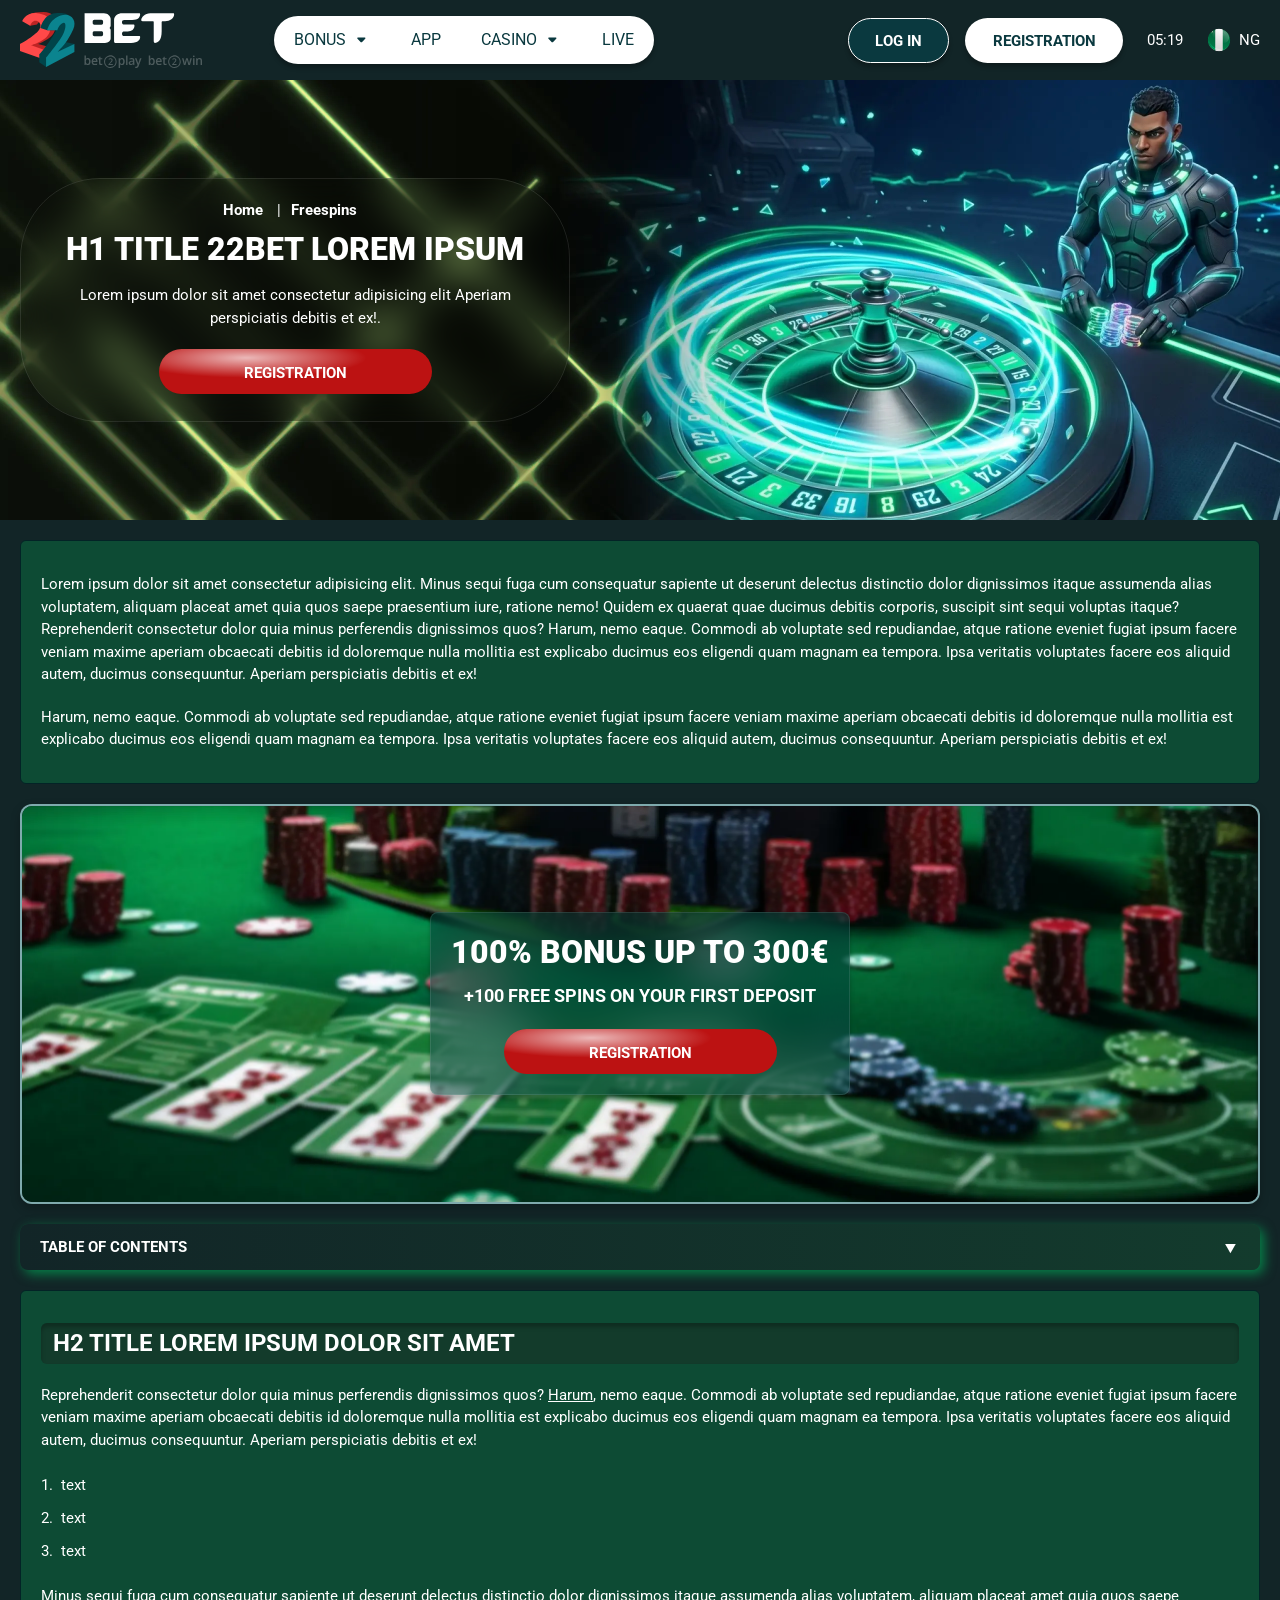
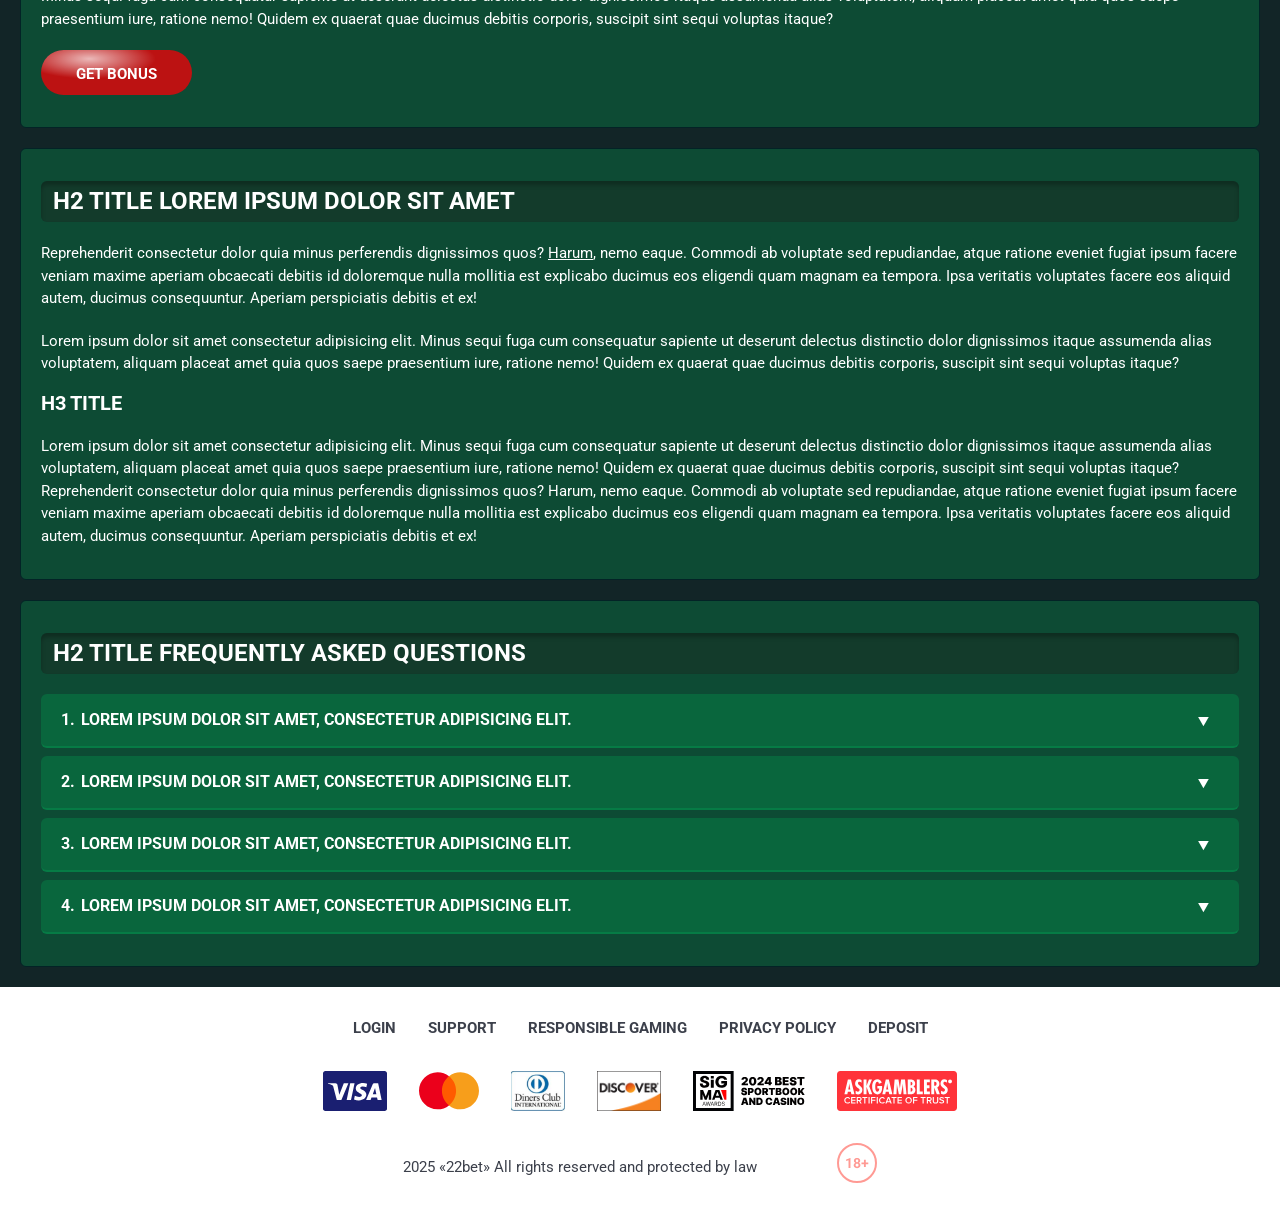
<file: freeSpins.html>
<!DOCTYPE html>
<html lang="ng">
  <head>
    <meta charset="UTF-8" />
   
    <meta name="viewport" content="width=device-width, initial-scale=1.0" />
    <title>22Bet </title>
    <meta name="description" content />
    <meta property="og:site_name" content />
    <meta property="og:title" content />
    <meta property="og:type" content="website" />
    <meta property="og:url" content />
    <meta property="og:image" content />
    <meta property="og:image:alt" content />
    <meta property="og:locale" content="ng" />
    <meta property="og:description" content />
    <link rel="preconnect" href="https://fonts.googleapis.com" />
    <link rel="preconnect" href="https://fonts.gstatic.com" crossorigin="anonymous" />
   <link href="https://fonts.googleapis.com/css2?family=Open+Sans:ital,wght@0,300..800;1,300..800&display=swap" rel="stylesheet">
<link href="https://fonts.googleapis.com/css?family=Roboto+Condensed&display=swap" rel="stylesheet">
<link href="https://fonts.googleapis.com/css2?family=Roboto:ital,wght@0,100..900;1,100..900&display=swap" rel="stylesheet">

   <link rel="stylesheet" href="./css/reset.css" />
    <link rel="stylesheet" href="./css/main.css" />
    <link rel="stylesheet" href="./css/media.css"/>
    <link rel="icon" href="./images/Group.png" type="image/x-icon"/>
    <script
    src="https://code.jquery.com/jquery-3.6.1.min.js"
    integrity="sha256-o88AwQnZB+VDvE9tvIXrMQaPlFFSUTR+nldQm1LuPXQ="
    crossorigin="anonymous"
  ></script>
  </head>
  <body>
    <header class="header">
      <section class="content header__content">
        <a href="./index.html" class="logo header__logo"
          ><img src="./images/logo.svg" alt="logo" title
        /></a>
        <button class="header__btn-menu" >
          <svg width="16px" height="16px" viewBox="0 0 16 16" xmlns="http://www.w3.org/2000/svg">
              <rect y="0" width="16" height="3" rx="1.5"></rect>
              <rect y="6.5" width="16" height="3" rx="1.5"></rect>
              <rect y="13" width="16" height="3" rx="1.5"></rect>
            </svg>
        </button>

          <nav class="menu header__menu">
            <ul class="header__menu-list">
                
              <li class="" >
              <div class="header__menu-wrapper">
                <div class="js-button-expander js-button-expander--menu" >
                <a href="./bonus.html" >
                <span>Bonus</span>
              </a>
              </div>
              <div class="header__menu-wrap js-expand-content js-expand-content--menu">
                <ul >
                  <li>
                    <a href="./freeSpins.html">
                    <span>Free Spins</span>
                  </a></li>
                  <li><a href="./promoCode.html">
                    <span>Promo Code</span>
                  </a>
                </li>
                  <li><a href="./welcomeBonus.html">
                    <span>Welcome Bonus</span>
                  </a>
                </li>
                <li><a href="./vip.html">
                    <span>VIP</span>
                  </a>
                </li>
                </ul>
              </div>
              </div>
               <a href="./bonus.html" class="header__menu-item">
                <span>Bonus</span>
              </a>
            </li>
              <li>
                <a href="./app.html">
                 App
                </a>
              </li>
              
              <li class="">
              <div class="header__menu-wrapper">
                <div class="js-button-expander js-button-expander--menu" >
                <a href="./casino.html" >
                <span> Casino</span>
              </a>
              </div>
              <div class="header__menu-wrap js-expand-content js-expand-content--menu">
                <ul >
                  <li>
                    <a href="./slots.html">
                    <span>Slots</span>
                  </a></li>
                 
                </ul>
              </div>
              </div>
               <a href="./casino.html" class="header__menu-item">
                <span>Casino</span>
              </a>
            </li>
               <li>
                <a href="./live.html">
               Live
                </a>
              </li>
              <li>
                    <a href="./freeSpins.html">
                    <span>Free Spins</span>
                  </a></li>
                  <li><a href="./promoCode.html">
                    <span>Promo Code</span>
                  </a>
                </li>
                  <li><a href="./welcomeBonus.html">
                    <span>Welcome Bonus</span>
                  </a>
                </li>
                <li><a href="./vip.html">
                    <span>VIP</span>
                  </a>
                </li>
             <li>
                    <a href="./slots.html">
                    <span>Slots</span>
                  </a></li>
             
             
            </ul>
            <div class="header__button header__button-menu " >
              <a href="#" class="button  button__login-menu">log in</a>
              <a href="#" class="button button__menu">registration</a>
            </div>
           
          </nav>
            <a href="#" class="button button__login">log in</a>
            <a href="#" class="button button__singup">registration</a>
            <div id="clock" class="header__time">00:00</div>
            <a href="#" class="header__flag">
                <span><img src="./images/flag.png" alt="flag" title /></span>
                <span>ng</span>
              </a>
      </section>
    </header>
     <main class="main home main-page">
        <section class=" hero hero__page">
           
            <div class="background background-page">
              <img src="./images/layout-images/bg-freeSpin.webp" alt="hero" title />
              
            </div>
              <div class="hero__wrapper hero__wrapper-page">
              <div class="hero__data hero__data-bonus">
                <ul
                class="breadcrumbs "
                
              >
                <li
                  
                >
                  <a href="/" >
                    <span >Home</span></a
                  >
                 
                </li>
                <li
                  
                >
                  <a href="#" > <span >Freespins</span></a>
                 
                </li>
              </ul>
                <h1 class="title general hero__title">
               H1 Title 22bet Lorem ipsum
                </h1>
                 <p class="hero__text">Lorem ipsum dolor sit amet consectetur adipisicing elit Aperiam perspiciatis debitis et ex!.</p>
               
                <a href="#" class="button  hero__button ">registration</a>
               
              </div>
             
            </div>
          </section>
      <section class="main__wrap main__wrap-page">
       
       <section class="content__wrapper content__wrapper-page">

         
        
       
          <section class="content article">
            <p>
           Lorem ipsum dolor sit amet consectetur adipisicing elit. Minus sequi fuga cum consequatur sapiente ut deserunt delectus distinctio dolor dignissimos itaque assumenda alias voluptatem, aliquam placeat amet quia quos saepe praesentium iure, ratione nemo! Quidem ex quaerat quae ducimus debitis corporis, suscipit sint sequi voluptas itaque? Reprehenderit consectetur dolor quia minus perferendis dignissimos quos? Harum, nemo eaque. Commodi ab voluptate sed repudiandae, atque ratione eveniet fugiat ipsum facere veniam maxime aperiam obcaecati debitis id doloremque nulla mollitia est explicabo ducimus eos eligendi quam magnam ea tempora. Ipsa veritatis voluptates facere eos aliquid autem, ducimus consequuntur. Aperiam perspiciatis debitis et ex! </p>
            <p>
            Harum, nemo eaque. Commodi ab voluptate sed repudiandae, atque ratione eveniet fugiat ipsum facere veniam maxime aperiam obcaecati debitis id doloremque nulla mollitia est explicabo ducimus eos eligendi quam magnam ea tempora. Ipsa veritatis voluptates facere eos aliquid autem, ducimus consequuntur. Aperiam perspiciatis debitis et ex!
            </p>
          </section>
    
             <section class="content banner banner-main">
            <div class="background ">
              
              <img src="./images/layout-images/banner-freeSpin.webp" alt="banner" title />
               
            </div>
            <div class="banner__info">
              
              <h2 class="title high banner__title-main">
              100% BONUS UP TO 300€
              </h2>
            <p class="banner__subtitle">+100 free spins on your first deposit</p>
              <a href="#" class="button banner__button">registration</a>
              
            </div>
          </section>
          
      
              <section class="content menu-review__content">
              

            
                <div class="menu__review-desk menu__review-content">table of contents</div>
                <ul class="menu__review menu__review-list">
                  <li><a href="#">H2 title  Lorem ipsum dolor sit amet</a></li>
                    <li><a href="#">H2 title  Lorem ipsum dolor sit amet</a></li>
                      <li><a href="#">H2 title  Lorem ipsum dolor sit amet</a></li>
                        <li><a href="#">H2 title  Lorem ipsum dolor sit amet</a></li>
                          <li><a href="#">H2 title  Lorem ipsum dolor sit amet</a></li>
                           <li><a href="#">H2 title Frequently Asked Questions</a></li>
                         
                          
                </ul>
             
          
          </section>
          
        
            <section class="content article">
            <h2 class="title high article__title">H2 title  Lorem ipsum dolor sit amet</h2>
            
            <p>
             Reprehenderit consectetur dolor quia minus perferendis dignissimos quos? <a href="#">Harum</a>, nemo eaque. Commodi ab voluptate sed repudiandae, atque ratione eveniet fugiat ipsum facere veniam maxime aperiam obcaecati debitis id doloremque nulla mollitia est explicabo ducimus eos eligendi quam magnam ea tempora. Ipsa veritatis voluptates facere eos aliquid autem, ducimus consequuntur. Aperiam perspiciatis debitis et ex!</p>
           
           <ol>
            <li>text</li>
            <li>text</li>
            <li>text</li>
                </ol>
              
              <p>Minus sequi fuga cum consequatur sapiente ut deserunt delectus distinctio dolor dignissimos itaque assumenda alias voluptatem, aliquam placeat amet quia quos saepe praesentium iure, ratione nemo! Quidem ex quaerat quae ducimus debitis corporis, suscipit sint sequi voluptas itaque? </p>
            <a href="#" class="button">Get Bonus</a>
            </section>
                <section class="content article">
            <h2 class="title high article__title">H2 title  Lorem ipsum dolor sit amet</h2>
            <p>Reprehenderit consectetur dolor quia minus perferendis dignissimos quos? <a href="#">Harum</a>, nemo eaque. Commodi ab voluptate sed repudiandae, atque ratione eveniet fugiat ipsum facere veniam maxime aperiam obcaecati debitis id doloremque nulla mollitia est explicabo ducimus eos eligendi quam magnam ea tempora. Ipsa veritatis voluptates facere eos aliquid autem, ducimus consequuntur. Aperiam perspiciatis debitis et ex!</p>
          <p>Lorem ipsum dolor sit amet consectetur adipisicing elit. Minus sequi fuga cum consequatur sapiente ut deserunt delectus distinctio dolor dignissimos itaque assumenda alias voluptatem, aliquam placeat amet quia quos saepe praesentium iure, ratione nemo! Quidem ex quaerat quae ducimus debitis corporis, suscipit sint sequi voluptas itaque? </p>
            <h3>h3 title</h3>
           <p>Lorem ipsum dolor sit amet consectetur adipisicing elit. Minus sequi fuga cum consequatur sapiente ut deserunt delectus distinctio dolor dignissimos itaque assumenda alias voluptatem, aliquam placeat amet quia quos saepe praesentium iure, ratione nemo! Quidem ex quaerat quae ducimus debitis corporis, suscipit sint sequi voluptas itaque? Reprehenderit consectetur dolor quia minus perferendis dignissimos quos? Harum, nemo eaque. Commodi ab voluptate sed repudiandae, atque ratione eveniet fugiat ipsum facere veniam maxime aperiam obcaecati debitis id doloremque nulla mollitia est explicabo ducimus eos eligendi quam magnam ea tempora. Ipsa veritatis voluptates facere eos aliquid autem, ducimus consequuntur. Aperiam perspiciatis debitis et ex!</p>
             </section>

          <section class="content faq">
            <h2 class="title high faq__title">H2 title  Frequently Asked Questions </h2>
            <ol class="faq__list " >
              <li class="faq__item"  >
                <h3 class="title medium faq__subtitle js-button-expander js-button-expander--faq"  > Lorem ipsum dolor sit amet, consectetur adipisicing elit.
                 </h3>
                <div  class="faq__answer js-expand-content js-expand-content--faq" >
                  <p  >
                  Lorem ipsum dolor sit amet, consectetur adipisicing elit. Dolorum velit harum repellendus quia distinctio dolorem temporibus totam nostrum facilis, incidunt ab dolor vel. Ipsum provident laborum atque, iste dolorum cupiditate at nam. Dignissimos accusamus ipsam, amet perspiciatis dolore quibusdam provident. </p>
                </div>
              </li>
              <li class="faq__item"  >
                <h3 class="title medium faq__subtitle js-button-expander js-button-expander--faq"  >Lorem ipsum dolor sit amet, consectetur adipisicing elit.</h3>
                <div class="faq__answer js-expand-content js-expand-content--faq" >
                  <p  >
                 Lorem ipsum dolor sit amet, consectetur adipisicing elit. Dolorum velit harum repellendus quia distinctio dolorem temporibus totam nostrum facilis, incidunt ab dolor vel. Ipsum provident laborum atque, iste dolorum cupiditate at nam. Dignissimos accusamus ipsam, amet perspiciatis dolore quibusdam provident. </p>
                </div>
              </li> 
              <li class="faq__item"  >
                <h3 class="title medium faq__subtitle js-button-expander js-button-expander--faq"  >Lorem ipsum dolor sit amet, consectetur adipisicing elit.</h3>
                <div class="faq__answer js-expand-content js-expand-content--faq" >
                  <p  >
                  Lorem ipsum dolor sit amet, consectetur adipisicing elit. Dolorum velit harum repellendus quia distinctio dolorem temporibus totam nostrum facilis, incidunt ab dolor vel. Ipsum provident laborum atque, iste dolorum cupiditate at nam. Dignissimos accusamus ipsam, amet perspiciatis dolore quibusdam provident. </p>
                </div>
              </li> 
              <li class="faq__item"  >
                <h3 class="title medium faq__subtitle js-button-expander js-button-expander--faq"  >Lorem ipsum dolor sit amet, consectetur adipisicing elit.</h3>
                <div class="faq__answer js-expand-content js-expand-content--faq" >
                  <p  >
                  Lorem ipsum dolor sit amet, consectetur adipisicing elit. Dolorum velit harum repellendus quia distinctio dolorem temporibus totam nostrum facilis, incidunt ab dolor vel. Ipsum provident laborum atque, iste dolorum cupiditate at nam. Dignissimos accusamus ipsam, amet perspiciatis dolore quibusdam provident.</p>
                </div>
              </li> 
             
            </ol>
          </section>
          
        </section> 
      
        <div class=""  onclick="scrollToTop()">
          <button class="main__arrow" id="scrollToTopBtn"></button>
        </div> 
        
      </section>
    </main> 
     <footer class=" footer ">
      <section class="content footer__content">
        <ul class="footer__menu">
         <li><a href="./login.html">Login</a></li>
         <li><a href="./support.html">Support</a></li>
         <li><a href="./responsible.html">Responsible Gaming</a></li>
         <li><a href="./policy.html">Privacy Policy</a></li>
         <li><a href="./deposit.html">Deposit</a></li>
        </ul>
       
          <ul class="footer__cards-list">
           
            <li>
              <a href="#"
                ><img src="./images/visa.svg" alt="cardvisa" title
              /></a>
            </li>
            <li>
              <a href="#"
                ><img
                  src="./images/mastercard.svg"
                  alt="mastercard"
                  title
              /></a>
            </li>
            <li>
                <a href="#"
                  ><img src="./images/diners.svg" alt="diners" title
                /></a>
              </li>
              <li>
                <a href="#"
                  ><img src="./images/discover.svg" alt="discover" title
                /></a>
              </li>
              <li>
                <a href="#"
                  ><img src="./images/sigma.svg" alt="sigma" title
                /></a>
              </li>
              <li>
                <a href="#"
                  ><img src="./images/ask.svg" alt="ask" title
                /></a>
              </li>
            
          </ul>
       
        <div class="footer__wrapp">
          <div class="footer__text">
           <p>2025 «22bet» All rights reserved and protected by law
</p>
           
          </div>
          <div class="footer__age">
            <img src="./images/age.svg" alt="age" title />
          </div>
        </div>
      
      </section>
    </footer>
    <script src="./js/arrowUp.js" defer></script>
    <script src="./js/sidebar.js" defer></script>
    <script src="./js/expander.js" defer></script>
    <script src="./js/mobile-menu.js" defer></script>
    <script src="./js/clock.js" defer></script>
  </body>
</html>
</file>
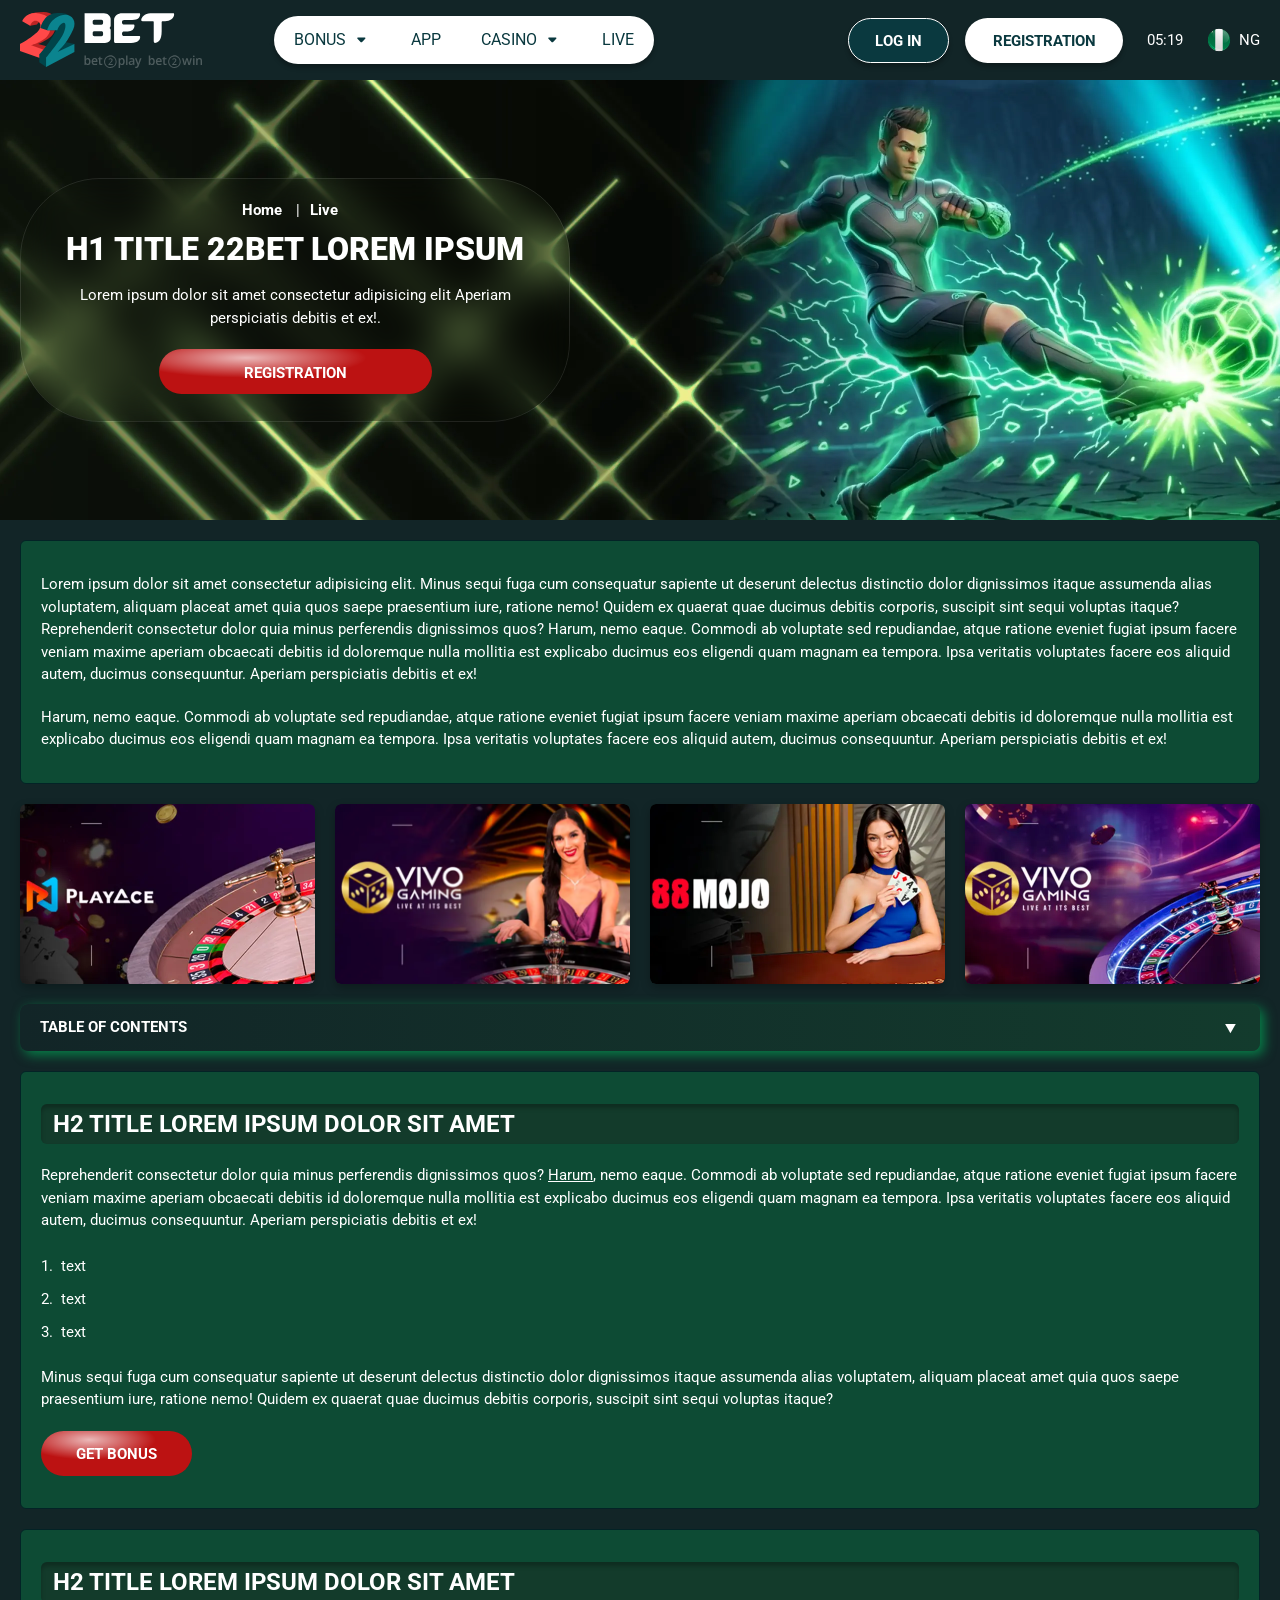
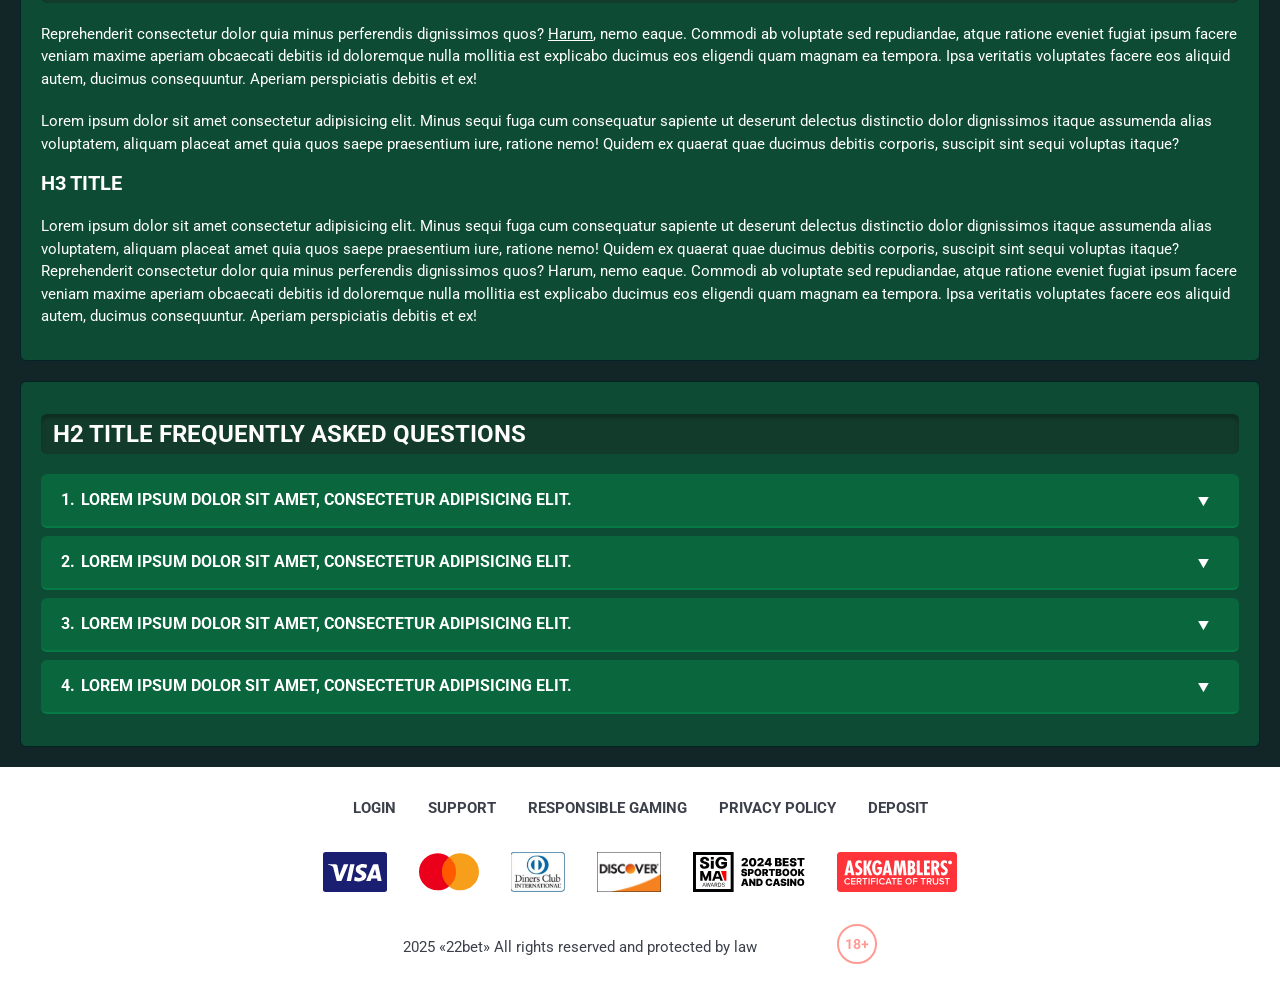
<file: live.html>
<!DOCTYPE html>
<html lang="ng">
  <head>
    <meta charset="UTF-8" />
   
    <meta name="viewport" content="width=device-width, initial-scale=1.0" />
    <title>22Bet </title>
    <meta name="description" content />
    <meta property="og:site_name" content />
    <meta property="og:title" content />
    <meta property="og:type" content="website" />
    <meta property="og:url" content />
    <meta property="og:image" content />
    <meta property="og:image:alt" content />
    <meta property="og:locale" content="ng" />
    <meta property="og:description" content />
    <link rel="preconnect" href="https://fonts.googleapis.com" />
    <link rel="preconnect" href="https://fonts.gstatic.com" crossorigin="anonymous" />
   <link href="https://fonts.googleapis.com/css2?family=Open+Sans:ital,wght@0,300..800;1,300..800&display=swap" rel="stylesheet">
<link href="https://fonts.googleapis.com/css?family=Roboto+Condensed&display=swap" rel="stylesheet">
<link href="https://fonts.googleapis.com/css2?family=Roboto:ital,wght@0,100..900;1,100..900&display=swap" rel="stylesheet">

   <link rel="stylesheet" href="./css/reset.css" />
    <link rel="stylesheet" href="./css/main.css" />
    <link rel="stylesheet" href="./css/media.css"/>
    <link rel="icon" href="./images/Group.png" type="image/x-icon"/>
    <script
    src="https://code.jquery.com/jquery-3.6.1.min.js"
    integrity="sha256-o88AwQnZB+VDvE9tvIXrMQaPlFFSUTR+nldQm1LuPXQ="
    crossorigin="anonymous"
  ></script>
  </head>
  <body>
    <header class="header">
      <section class="content header__content">
        <a href="./index.html" class="logo header__logo"
          ><img src="./images/logo.svg" alt="logo" title
        /></a>
        <button class="header__btn-menu" >
          <svg width="16px" height="16px" viewBox="0 0 16 16" xmlns="http://www.w3.org/2000/svg">
              <rect y="0" width="16" height="3" rx="1.5"></rect>
              <rect y="6.5" width="16" height="3" rx="1.5"></rect>
              <rect y="13" width="16" height="3" rx="1.5"></rect>
            </svg>
        </button>

          <nav class="menu header__menu">
            <ul class="header__menu-list">
                
              <li class="" >
              <div class="header__menu-wrapper">
                <div class="js-button-expander js-button-expander--menu" >
                <a href="./bonus.html" >
                <span>Bonus</span>
              </a>
              </div>
              <div class="header__menu-wrap js-expand-content js-expand-content--menu">
                <ul >
                  <li>
                    <a href="./freeSpins.html">
                    <span>Free Spins</span>
                  </a></li>
                  <li><a href="./promoCode.html">
                    <span>Promo Code</span>
                  </a>
                </li>
                  <li><a href="./welcomeBonus.html">
                    <span>Welcome Bonus</span>
                  </a>
                </li>
                <li><a href="./vip.html">
                    <span>VIP</span>
                  </a>
                </li>
                </ul>
              </div>
              </div>
               <a href="./bonus.html" class="header__menu-item">
                <span>Bonus</span>
              </a>
            </li>
              <li>
                <a href="./app.html">
                 App
                </a>
              </li>
              
              <li class="">
              <div class="header__menu-wrapper">
                <div class="js-button-expander js-button-expander--menu" >
                <a href="./casino.html" >
                <span> Casino</span>
              </a>
              </div>
              <div class="header__menu-wrap js-expand-content js-expand-content--menu">
                <ul >
                  <li>
                    <a href="./slots.html">
                    <span>Slots</span>
                  </a></li>
                 
                </ul>
              </div>
              </div>
               <a href="./casino.html" class="header__menu-item">
                <span>Casino</span>
              </a>
            </li>
               <li>
                <a href="./live.html">
               Live
                </a>
              </li>
              <li>
                    <a href="./freeSpins.html">
                    <span>Free Spins</span>
                  </a></li>
                  <li><a href="./promoCode.html">
                    <span>Promo Code</span>
                  </a>
                </li>
                  <li><a href="./welcomeBonus.html">
                    <span>Welcome Bonus</span>
                  </a>
                </li>
                <li><a href="./vip.html">
                    <span>VIP</span>
                  </a>
                </li>
             <li>
                    <a href="./slots.html">
                    <span>Slots</span>
                  </a></li>
             
             
            </ul>
            <div class="header__button header__button-menu " >
              <a href="#" class="button  button__login-menu">log in</a>
              <a href="#" class="button button__menu">registration</a>
            </div>
           
          </nav>
            <a href="#" class="button button__login">log in</a>
            <a href="#" class="button button__singup">registration</a>
            <div id="clock" class="header__time">00:00</div>
            <a href="#" class="header__flag">
                <span><img src="./images/flag.png" alt="flag" title /></span>
                <span>ng</span>
              </a>
      </section>
    </header>
     <main class="main home main-page">
        <section class=" hero hero__page">
           
            <div class="background">
              <img src="./images/live/bg-live.webp" alt="hero" title />
              
            </div>
              <div class="hero__wrapper hero__wrapper-page">
              <div class="hero__data hero__data-bonus">
                <ul
                class="breadcrumbs "
                
              >
                <li
                  
                >
                  <a href="/" >
                    <span >Home</span></a
                  >
                 
                </li>
                <li
                  
                >
                  <a href="#" > <span >Live</span></a>
                 
                </li>
              </ul>
                <h1 class="title general hero__title">
               H1 Title 22bet Lorem ipsum
                </h1>
                 <p class="hero__text">Lorem ipsum dolor sit amet consectetur adipisicing elit Aperiam perspiciatis debitis et ex!.</p>
               
                <a href="#" class="button  hero__button ">registration</a>
               
              </div>
             
            </div>
          </section>
      <section class="main__wrap main__wrap-page">
       
       <section class="content__wrapper content__wrapper-page">

         
        
       
          <section class="content article">
            <p>
           Lorem ipsum dolor sit amet consectetur adipisicing elit. Minus sequi fuga cum consequatur sapiente ut deserunt delectus distinctio dolor dignissimos itaque assumenda alias voluptatem, aliquam placeat amet quia quos saepe praesentium iure, ratione nemo! Quidem ex quaerat quae ducimus debitis corporis, suscipit sint sequi voluptas itaque? Reprehenderit consectetur dolor quia minus perferendis dignissimos quos? Harum, nemo eaque. Commodi ab voluptate sed repudiandae, atque ratione eveniet fugiat ipsum facere veniam maxime aperiam obcaecati debitis id doloremque nulla mollitia est explicabo ducimus eos eligendi quam magnam ea tempora. Ipsa veritatis voluptates facere eos aliquid autem, ducimus consequuntur. Aperiam perspiciatis debitis et ex! </p>
            <p>
            Harum, nemo eaque. Commodi ab voluptate sed repudiandae, atque ratione eveniet fugiat ipsum facere veniam maxime aperiam obcaecati debitis id doloremque nulla mollitia est explicabo ducimus eos eligendi quam magnam ea tempora. Ipsa veritatis voluptates facere eos aliquid autem, ducimus consequuntur. Aperiam perspiciatis debitis et ex!
            </p>
          </section>
    
                <section class="content casino">
           
              <ul class="casino__list casino__list-page ">
                <li class="casino__item">
                   <a href="#"> <div class="casino__wrapper">
                      <img class="casino__img" src="./images/live/card-live1.webp" alt="" title>
                    <div class="casino__hover casino__hover-live">
                        
                        <div class="casino-box">
                            
                        <span href="#" class="button  casino__buttons">Play now</span>
                        </div>
                    </div>
                    </div>
                    </a>
                </li>
                <li class="casino__item">
                  <a href="#"> <div class="casino__wrapper">
                      <img class="casino__img" src="./images/live/card-live2.webp" alt="" title>
                    <div class="casino__hover casino__hover-live">
                        
                        <div class="casino-box">
                            
                        <span href="#" class="button  casino__buttons">Play now</span>
                        </div>
                    </div>
                    </div>
                    </a>
              </li>
              <li class="casino__item">
                <a href="#"> <div class="casino__wrapper">
                      <img class="casino__img" src="./images/live/card-live3.webp" alt="" title>
                    <div class="casino__hover casino__hover-live">
                        
                        <div class="casino-box">
                            
                        <span href="#" class="button  casino__buttons">Play now</span>
                        </div>
                    </div>
                    </div>
                    </a>
            </li>
             <li class="casino__item">
              <a href="#"> <div class="casino__wrapper">
                      <img class="casino__img" src="./images/live/card-live4.webp" alt="" title>
                    <div class="casino__hover casino__hover-live">
                        
                        <div class="casino-box">
                            
                        <span href="#" class="button  casino__buttons">Play now</span>
                        </div>
                    </div>
                    </div>
                    </a>
            </li>
           
           
    
      

              </ul>
         </section>
      
              <section class="content menu-review__content">
              

            
                <div class="menu__review-desk menu__review-content">table of contents</div>
                <ul class="menu__review menu__review-list">
                  <li><a href="#">H2 title  Lorem ipsum dolor sit amet</a></li>
                    <li><a href="#">H2 title  Lorem ipsum dolor sit amet</a></li>
                      <li><a href="#">H2 title  Lorem ipsum dolor sit amet</a></li>
                        <li><a href="#">H2 title  Lorem ipsum dolor sit amet</a></li>
                          <li><a href="#">H2 title  Lorem ipsum dolor sit amet</a></li>
                           <li><a href="#">H2 title Frequently Asked Questions</a></li>
                         
                          
                </ul>
             
          
          </section>
          
        
            <section class="content article">
            <h2 class="title high article__title">H2 title  Lorem ipsum dolor sit amet</h2>
            
            <p>
             Reprehenderit consectetur dolor quia minus perferendis dignissimos quos? <a href="#">Harum</a>, nemo eaque. Commodi ab voluptate sed repudiandae, atque ratione eveniet fugiat ipsum facere veniam maxime aperiam obcaecati debitis id doloremque nulla mollitia est explicabo ducimus eos eligendi quam magnam ea tempora. Ipsa veritatis voluptates facere eos aliquid autem, ducimus consequuntur. Aperiam perspiciatis debitis et ex!</p>
           
           <ol>
            <li>text</li>
            <li>text</li>
            <li>text</li>
                </ol>
              
              <p>Minus sequi fuga cum consequatur sapiente ut deserunt delectus distinctio dolor dignissimos itaque assumenda alias voluptatem, aliquam placeat amet quia quos saepe praesentium iure, ratione nemo! Quidem ex quaerat quae ducimus debitis corporis, suscipit sint sequi voluptas itaque? </p>
            <a href="#" class="button">Get Bonus</a>
            </section>
                <section class="content article">
            <h2 class="title high article__title">H2 title  Lorem ipsum dolor sit amet</h2>
            <p>Reprehenderit consectetur dolor quia minus perferendis dignissimos quos? <a href="#">Harum</a>, nemo eaque. Commodi ab voluptate sed repudiandae, atque ratione eveniet fugiat ipsum facere veniam maxime aperiam obcaecati debitis id doloremque nulla mollitia est explicabo ducimus eos eligendi quam magnam ea tempora. Ipsa veritatis voluptates facere eos aliquid autem, ducimus consequuntur. Aperiam perspiciatis debitis et ex!</p>
          <p>Lorem ipsum dolor sit amet consectetur adipisicing elit. Minus sequi fuga cum consequatur sapiente ut deserunt delectus distinctio dolor dignissimos itaque assumenda alias voluptatem, aliquam placeat amet quia quos saepe praesentium iure, ratione nemo! Quidem ex quaerat quae ducimus debitis corporis, suscipit sint sequi voluptas itaque? </p>
            <h3>h3 title</h3>
           <p>Lorem ipsum dolor sit amet consectetur adipisicing elit. Minus sequi fuga cum consequatur sapiente ut deserunt delectus distinctio dolor dignissimos itaque assumenda alias voluptatem, aliquam placeat amet quia quos saepe praesentium iure, ratione nemo! Quidem ex quaerat quae ducimus debitis corporis, suscipit sint sequi voluptas itaque? Reprehenderit consectetur dolor quia minus perferendis dignissimos quos? Harum, nemo eaque. Commodi ab voluptate sed repudiandae, atque ratione eveniet fugiat ipsum facere veniam maxime aperiam obcaecati debitis id doloremque nulla mollitia est explicabo ducimus eos eligendi quam magnam ea tempora. Ipsa veritatis voluptates facere eos aliquid autem, ducimus consequuntur. Aperiam perspiciatis debitis et ex!</p>
             </section>

          <section class="content faq">
            <h2 class="title high faq__title">H2 title  Frequently Asked Questions </h2>
            <ol class="faq__list " >
              <li class="faq__item"  >
                <h3 class="title medium faq__subtitle js-button-expander js-button-expander--faq"  > Lorem ipsum dolor sit amet, consectetur adipisicing elit.
                 </h3>
                <div  class="faq__answer js-expand-content js-expand-content--faq" >
                  <p  >
                  Lorem ipsum dolor sit amet, consectetur adipisicing elit. Dolorum velit harum repellendus quia distinctio dolorem temporibus totam nostrum facilis, incidunt ab dolor vel. Ipsum provident laborum atque, iste dolorum cupiditate at nam. Dignissimos accusamus ipsam, amet perspiciatis dolore quibusdam provident. </p>
                </div>
              </li>
              <li class="faq__item"  >
                <h3 class="title medium faq__subtitle js-button-expander js-button-expander--faq"  >Lorem ipsum dolor sit amet, consectetur adipisicing elit.</h3>
                <div class="faq__answer js-expand-content js-expand-content--faq" >
                  <p  >
                 Lorem ipsum dolor sit amet, consectetur adipisicing elit. Dolorum velit harum repellendus quia distinctio dolorem temporibus totam nostrum facilis, incidunt ab dolor vel. Ipsum provident laborum atque, iste dolorum cupiditate at nam. Dignissimos accusamus ipsam, amet perspiciatis dolore quibusdam provident. </p>
                </div>
              </li> 
              <li class="faq__item"  >
                <h3 class="title medium faq__subtitle js-button-expander js-button-expander--faq"  >Lorem ipsum dolor sit amet, consectetur adipisicing elit.</h3>
                <div class="faq__answer js-expand-content js-expand-content--faq" >
                  <p  >
                  Lorem ipsum dolor sit amet, consectetur adipisicing elit. Dolorum velit harum repellendus quia distinctio dolorem temporibus totam nostrum facilis, incidunt ab dolor vel. Ipsum provident laborum atque, iste dolorum cupiditate at nam. Dignissimos accusamus ipsam, amet perspiciatis dolore quibusdam provident. </p>
                </div>
              </li> 
              <li class="faq__item"  >
                <h3 class="title medium faq__subtitle js-button-expander js-button-expander--faq"  >Lorem ipsum dolor sit amet, consectetur adipisicing elit.</h3>
                <div class="faq__answer js-expand-content js-expand-content--faq" >
                  <p  >
                  Lorem ipsum dolor sit amet, consectetur adipisicing elit. Dolorum velit harum repellendus quia distinctio dolorem temporibus totam nostrum facilis, incidunt ab dolor vel. Ipsum provident laborum atque, iste dolorum cupiditate at nam. Dignissimos accusamus ipsam, amet perspiciatis dolore quibusdam provident.</p>
                </div>
              </li> 
             
            </ol>
          </section>
          
        </section> 
      
        <div class=""  onclick="scrollToTop()">
          <button class="main__arrow" id="scrollToTopBtn"></button>
        </div> 
        
      </section>
    </main> 
     <footer class=" footer ">
      <section class="content footer__content">
        <ul class="footer__menu">
         <li><a href="./login.html">Login</a></li>
         <li><a href="./support.html">Support</a></li>
         <li><a href="./responsible.html">Responsible Gaming</a></li>
         <li><a href="./policy.html">Privacy Policy</a></li>
         <li><a href="./deposit.html">Deposit</a></li>
        </ul>
       
          <ul class="footer__cards-list">
           
            <li>
              <a href="#"
                ><img src="./images/visa.svg" alt="cardvisa" title
              /></a>
            </li>
            <li>
              <a href="#"
                ><img
                  src="./images/mastercard.svg"
                  alt="mastercard"
                  title
              /></a>
            </li>
            <li>
                <a href="#"
                  ><img src="./images/diners.svg" alt="diners" title
                /></a>
              </li>
              <li>
                <a href="#"
                  ><img src="./images/discover.svg" alt="discover" title
                /></a>
              </li>
              <li>
                <a href="#"
                  ><img src="./images/sigma.svg" alt="sigma" title
                /></a>
              </li>
              <li>
                <a href="#"
                  ><img src="./images/ask.svg" alt="ask" title
                /></a>
              </li>
            
          </ul>
       
        <div class="footer__wrapp">
          <div class="footer__text">
           <p>2025 «22bet» All rights reserved and protected by law
</p>
           
          </div>
          <div class="footer__age">
            <img src="./images/age.svg" alt="age" title />
          </div>
        </div>
      
      </section>
    </footer>
    <script src="./js/arrowUp.js" defer></script>
    <script src="./js/sidebar.js" defer></script>
    <script src="./js/expander.js" defer></script>
    <script src="./js/mobile-menu.js" defer></script>
    <script src="./js/clock.js" defer></script>
  </body>
</html>
</file>
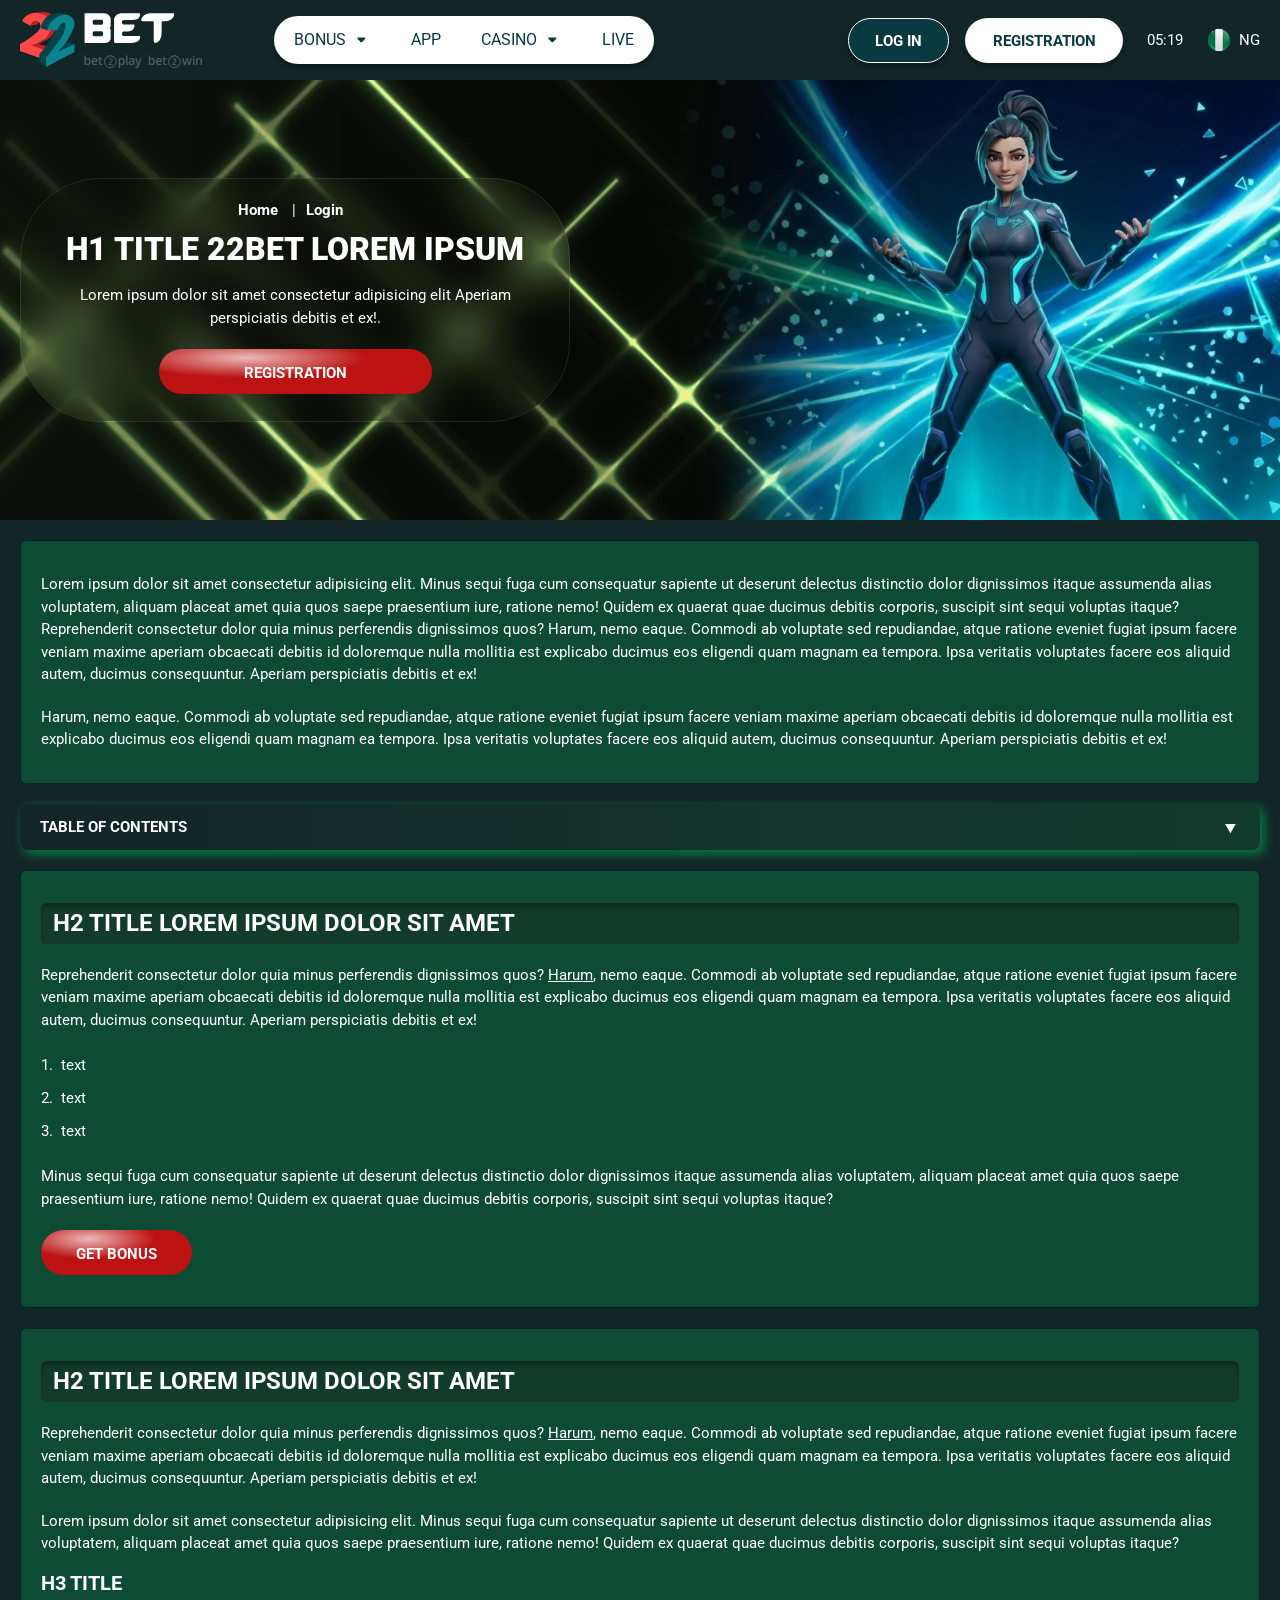
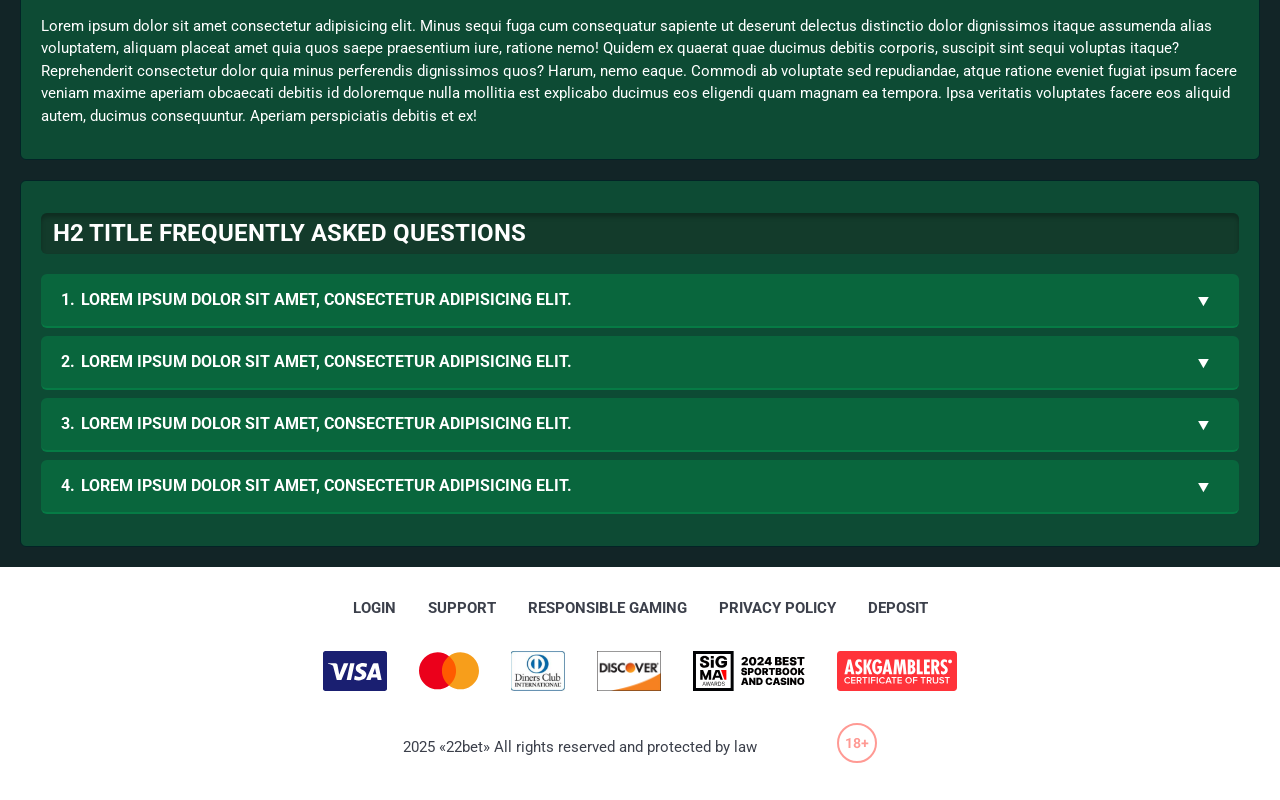
<file: login.html>
<!DOCTYPE html>
<html lang="ng">
  <head>
    <meta charset="UTF-8" />
   
    <meta name="viewport" content="width=device-width, initial-scale=1.0" />
    <title>22Bet </title>
    <meta name="description" content />
    <meta property="og:site_name" content />
    <meta property="og:title" content />
    <meta property="og:type" content="website" />
    <meta property="og:url" content />
    <meta property="og:image" content />
    <meta property="og:image:alt" content />
    <meta property="og:locale" content="ng" />
    <meta property="og:description" content />
    <link rel="preconnect" href="https://fonts.googleapis.com" />
    <link rel="preconnect" href="https://fonts.gstatic.com" crossorigin="anonymous" />
   <link href="https://fonts.googleapis.com/css2?family=Open+Sans:ital,wght@0,300..800;1,300..800&display=swap" rel="stylesheet">
<link href="https://fonts.googleapis.com/css?family=Roboto+Condensed&display=swap" rel="stylesheet">
<link href="https://fonts.googleapis.com/css2?family=Roboto:ital,wght@0,100..900;1,100..900&display=swap" rel="stylesheet">

   <link rel="stylesheet" href="./css/reset.css" />
    <link rel="stylesheet" href="./css/main.css" />
    <link rel="stylesheet" href="./css/media.css"/>
    <link rel="icon" href="./images/Group.png" type="image/x-icon"/>
    <script
    src="https://code.jquery.com/jquery-3.6.1.min.js"
    integrity="sha256-o88AwQnZB+VDvE9tvIXrMQaPlFFSUTR+nldQm1LuPXQ="
    crossorigin="anonymous"
  ></script>
  </head>
  <body>
    <header class="header">
      <section class="content header__content">
        <a href="./index.html" class="logo header__logo"
          ><img src="./images/logo.svg" alt="logo" title
        /></a>
        <button class="header__btn-menu" >
          <svg width="16px" height="16px" viewBox="0 0 16 16" xmlns="http://www.w3.org/2000/svg">
              <rect y="0" width="16" height="3" rx="1.5"></rect>
              <rect y="6.5" width="16" height="3" rx="1.5"></rect>
              <rect y="13" width="16" height="3" rx="1.5"></rect>
            </svg>
        </button>

          <nav class="menu header__menu">
            <ul class="header__menu-list">
                
              <li class="" >
              <div class="header__menu-wrapper">
                <div class="js-button-expander js-button-expander--menu" >
                <a href="./bonus.html" >
                <span>Bonus</span>
              </a>
              </div>
              <div class="header__menu-wrap js-expand-content js-expand-content--menu">
                <ul >
                  <li>
                    <a href="./freeSpins.html">
                    <span>Free Spins</span>
                  </a></li>
                  <li><a href="./promoCode.html">
                    <span>Promo Code</span>
                  </a>
                </li>
                  <li><a href="./welcomeBonus.html">
                    <span>Welcome Bonus</span>
                  </a>
                </li>
                <li><a href="./vip.html">
                    <span>VIP</span>
                  </a>
                </li>
                </ul>
              </div>
              </div>
               <a href="./bonus.html" class="header__menu-item">
                <span>Bonus</span>
              </a>
            </li>
              <li>
                <a href="./app.html">
                 App
                </a>
              </li>
              
              <li class="">
              <div class="header__menu-wrapper">
                <div class="js-button-expander js-button-expander--menu" >
                <a href="./casino.html" >
                <span> Casino</span>
              </a>
              </div>
              <div class="header__menu-wrap js-expand-content js-expand-content--menu">
                <ul >
                  <li>
                    <a href="./slots.html">
                    <span>Slots</span>
                  </a></li>
                 
                </ul>
              </div>
              </div>
               <a href="./casino.html" class="header__menu-item">
                <span>Casino</span>
              </a>
            </li>
               <li>
                <a href="./live.html">
               Live
                </a>
              </li>
              <li>
                    <a href="./freeSpins.html">
                    <span>Free Spins</span>
                  </a></li>
                  <li><a href="./promoCode.html">
                    <span>Promo Code</span>
                  </a>
                </li>
                  <li><a href="./welcomeBonus.html">
                    <span>Welcome Bonus</span>
                  </a>
                </li>
                <li><a href="./vip.html">
                    <span>VIP</span>
                  </a>
                </li>
             <li>
                    <a href="./slots.html">
                    <span>Slots</span>
                  </a></li>
             
             
            </ul>
            <div class="header__button header__button-menu " >
              <a href="#" class="button  button__login-menu">log in</a>
              <a href="#" class="button button__menu">registration</a>
            </div>
           
          </nav>
            <a href="#" class="button button__login">log in</a>
            <a href="#" class="button button__singup">registration</a>
            <div id="clock" class="header__time">00:00</div>
            <a href="#" class="header__flag">
                <span><img src="./images/flag.png" alt="flag" title /></span>
                <span>ng</span>
              </a>
      </section>
    </header>
     <main class="main home main-page">
        <section class=" hero hero__page">
           
            <div class="background background__login">
              <img src="./images/layout-images/bg-login.webp" alt="hero" title />
              
            </div>
              <div class="hero__wrapper hero__wrapper-page">
              <div class="hero__data hero__data-bonus">
                <ul
                class="breadcrumbs "
                
              >
                <li
                  
                >
                  <a href="/" >
                    <span >Home</span></a
                  >
                 
                </li>
                <li
                  
                >
                  <a href="#" > <span >Login</span></a>
                 
                </li>
              </ul>
                <h1 class="title general hero__title">
               H1 Title 22bet Lorem ipsum
                </h1>
                 <p class="hero__text">Lorem ipsum dolor sit amet consectetur adipisicing elit Aperiam perspiciatis debitis et ex!.</p>
               
                <a href="#" class="button  hero__button ">registration</a>
               
              </div>
             
            </div>
          </section>
      <section class="main__wrap main__wrap-page">
       
       <section class="content__wrapper content__wrapper-page">

         
        
       
          <section class="content article">
            <p>
           Lorem ipsum dolor sit amet consectetur adipisicing elit. Minus sequi fuga cum consequatur sapiente ut deserunt delectus distinctio dolor dignissimos itaque assumenda alias voluptatem, aliquam placeat amet quia quos saepe praesentium iure, ratione nemo! Quidem ex quaerat quae ducimus debitis corporis, suscipit sint sequi voluptas itaque? Reprehenderit consectetur dolor quia minus perferendis dignissimos quos? Harum, nemo eaque. Commodi ab voluptate sed repudiandae, atque ratione eveniet fugiat ipsum facere veniam maxime aperiam obcaecati debitis id doloremque nulla mollitia est explicabo ducimus eos eligendi quam magnam ea tempora. Ipsa veritatis voluptates facere eos aliquid autem, ducimus consequuntur. Aperiam perspiciatis debitis et ex! </p>
            <p>
            Harum, nemo eaque. Commodi ab voluptate sed repudiandae, atque ratione eveniet fugiat ipsum facere veniam maxime aperiam obcaecati debitis id doloremque nulla mollitia est explicabo ducimus eos eligendi quam magnam ea tempora. Ipsa veritatis voluptates facere eos aliquid autem, ducimus consequuntur. Aperiam perspiciatis debitis et ex!
            </p>
          </section>
    
           
              <section class="content menu-review__content">
              

            
                <div class="menu__review-desk menu__review-content">table of contents</div>
                <ul class="menu__review menu__review-list">
                  <li><a href="#">H2 title  Lorem ipsum dolor sit amet</a></li>
                    <li><a href="#">H2 title  Lorem ipsum dolor sit amet</a></li>
                      <li><a href="#">H2 title  Lorem ipsum dolor sit amet</a></li>
                        <li><a href="#">H2 title  Lorem ipsum dolor sit amet</a></li>
                          <li><a href="#">H2 title  Lorem ipsum dolor sit amet</a></li>
                           <li><a href="#">H2 title Frequently Asked Questions</a></li>
                         
                          
                </ul>
             
          
          </section>
          
        
            <section class="content article">
            <h2 class="title high article__title">H2 title  Lorem ipsum dolor sit amet</h2>
            
            <p>
             Reprehenderit consectetur dolor quia minus perferendis dignissimos quos? <a href="#">Harum</a>, nemo eaque. Commodi ab voluptate sed repudiandae, atque ratione eveniet fugiat ipsum facere veniam maxime aperiam obcaecati debitis id doloremque nulla mollitia est explicabo ducimus eos eligendi quam magnam ea tempora. Ipsa veritatis voluptates facere eos aliquid autem, ducimus consequuntur. Aperiam perspiciatis debitis et ex!</p>
           
           <ol>
            <li>text</li>
            <li>text</li>
            <li>text</li>
                </ol>
              
              <p>Minus sequi fuga cum consequatur sapiente ut deserunt delectus distinctio dolor dignissimos itaque assumenda alias voluptatem, aliquam placeat amet quia quos saepe praesentium iure, ratione nemo! Quidem ex quaerat quae ducimus debitis corporis, suscipit sint sequi voluptas itaque? </p>
            <a href="#" class="button">Get Bonus</a>
            </section>
                <section class="content article">
            <h2 class="title high article__title">H2 title  Lorem ipsum dolor sit amet</h2>
            <p>Reprehenderit consectetur dolor quia minus perferendis dignissimos quos? <a href="#">Harum</a>, nemo eaque. Commodi ab voluptate sed repudiandae, atque ratione eveniet fugiat ipsum facere veniam maxime aperiam obcaecati debitis id doloremque nulla mollitia est explicabo ducimus eos eligendi quam magnam ea tempora. Ipsa veritatis voluptates facere eos aliquid autem, ducimus consequuntur. Aperiam perspiciatis debitis et ex!</p>
          <p>Lorem ipsum dolor sit amet consectetur adipisicing elit. Minus sequi fuga cum consequatur sapiente ut deserunt delectus distinctio dolor dignissimos itaque assumenda alias voluptatem, aliquam placeat amet quia quos saepe praesentium iure, ratione nemo! Quidem ex quaerat quae ducimus debitis corporis, suscipit sint sequi voluptas itaque? </p>
            <h3>h3 title</h3>
           <p>Lorem ipsum dolor sit amet consectetur adipisicing elit. Minus sequi fuga cum consequatur sapiente ut deserunt delectus distinctio dolor dignissimos itaque assumenda alias voluptatem, aliquam placeat amet quia quos saepe praesentium iure, ratione nemo! Quidem ex quaerat quae ducimus debitis corporis, suscipit sint sequi voluptas itaque? Reprehenderit consectetur dolor quia minus perferendis dignissimos quos? Harum, nemo eaque. Commodi ab voluptate sed repudiandae, atque ratione eveniet fugiat ipsum facere veniam maxime aperiam obcaecati debitis id doloremque nulla mollitia est explicabo ducimus eos eligendi quam magnam ea tempora. Ipsa veritatis voluptates facere eos aliquid autem, ducimus consequuntur. Aperiam perspiciatis debitis et ex!</p>
             </section>

          <section class="content faq">
            <h2 class="title high faq__title">H2 title  Frequently Asked Questions </h2>
            <ol class="faq__list " >
              <li class="faq__item"  >
                <h3 class="title medium faq__subtitle js-button-expander js-button-expander--faq"  > Lorem ipsum dolor sit amet, consectetur adipisicing elit.
                 </h3>
                <div  class="faq__answer js-expand-content js-expand-content--faq" >
                  <p  >
                  Lorem ipsum dolor sit amet, consectetur adipisicing elit. Dolorum velit harum repellendus quia distinctio dolorem temporibus totam nostrum facilis, incidunt ab dolor vel. Ipsum provident laborum atque, iste dolorum cupiditate at nam. Dignissimos accusamus ipsam, amet perspiciatis dolore quibusdam provident. </p>
                </div>
              </li>
              <li class="faq__item"  >
                <h3 class="title medium faq__subtitle js-button-expander js-button-expander--faq"  >Lorem ipsum dolor sit amet, consectetur adipisicing elit.</h3>
                <div class="faq__answer js-expand-content js-expand-content--faq" >
                  <p  >
                 Lorem ipsum dolor sit amet, consectetur adipisicing elit. Dolorum velit harum repellendus quia distinctio dolorem temporibus totam nostrum facilis, incidunt ab dolor vel. Ipsum provident laborum atque, iste dolorum cupiditate at nam. Dignissimos accusamus ipsam, amet perspiciatis dolore quibusdam provident. </p>
                </div>
              </li> 
              <li class="faq__item"  >
                <h3 class="title medium faq__subtitle js-button-expander js-button-expander--faq"  >Lorem ipsum dolor sit amet, consectetur adipisicing elit.</h3>
                <div class="faq__answer js-expand-content js-expand-content--faq" >
                  <p  >
                  Lorem ipsum dolor sit amet, consectetur adipisicing elit. Dolorum velit harum repellendus quia distinctio dolorem temporibus totam nostrum facilis, incidunt ab dolor vel. Ipsum provident laborum atque, iste dolorum cupiditate at nam. Dignissimos accusamus ipsam, amet perspiciatis dolore quibusdam provident. </p>
                </div>
              </li> 
              <li class="faq__item"  >
                <h3 class="title medium faq__subtitle js-button-expander js-button-expander--faq"  >Lorem ipsum dolor sit amet, consectetur adipisicing elit.</h3>
                <div class="faq__answer js-expand-content js-expand-content--faq" >
                  <p  >
                  Lorem ipsum dolor sit amet, consectetur adipisicing elit. Dolorum velit harum repellendus quia distinctio dolorem temporibus totam nostrum facilis, incidunt ab dolor vel. Ipsum provident laborum atque, iste dolorum cupiditate at nam. Dignissimos accusamus ipsam, amet perspiciatis dolore quibusdam provident.</p>
                </div>
              </li> 
             
            </ol>
          </section>
          
        </section> 
      
        <div class=""  onclick="scrollToTop()">
          <button class="main__arrow" id="scrollToTopBtn"></button>
        </div> 
        
      </section>
    </main> 
     <footer class=" footer ">
      <section class="content footer__content">
        <ul class="footer__menu">
         <li><a href="./login.html">Login</a></li>
         <li><a href="./support.html">Support</a></li>
         <li><a href="./responsible.html">Responsible Gaming</a></li>
         <li><a href="./policy.html">Privacy Policy</a></li>
         <li><a href="./deposit.html">Deposit</a></li>
        </ul>
       
          <ul class="footer__cards-list">
           
            <li>
              <a href="#"
                ><img src="./images/visa.svg" alt="cardvisa" title
              /></a>
            </li>
            <li>
              <a href="#"
                ><img
                  src="./images/mastercard.svg"
                  alt="mastercard"
                  title
              /></a>
            </li>
            <li>
                <a href="#"
                  ><img src="./images/diners.svg" alt="diners" title
                /></a>
              </li>
              <li>
                <a href="#"
                  ><img src="./images/discover.svg" alt="discover" title
                /></a>
              </li>
              <li>
                <a href="#"
                  ><img src="./images/sigma.svg" alt="sigma" title
                /></a>
              </li>
              <li>
                <a href="#"
                  ><img src="./images/ask.svg" alt="ask" title
                /></a>
              </li>
            
          </ul>
       
        <div class="footer__wrapp">
          <div class="footer__text">
           <p>2025 «22bet» All rights reserved and protected by law
</p>
           
          </div>
          <div class="footer__age">
            <img src="./images/age.svg" alt="age" title />
          </div>
        </div>
      
      </section>
    </footer>
    <script src="./js/arrowUp.js" defer></script>
    <script src="./js/sidebar.js" defer></script>
    <script src="./js/expander.js" defer></script>
    <script src="./js/mobile-menu.js" defer></script>
    <script src="./js/clock.js" defer></script>
  </body>
</html>
</file>
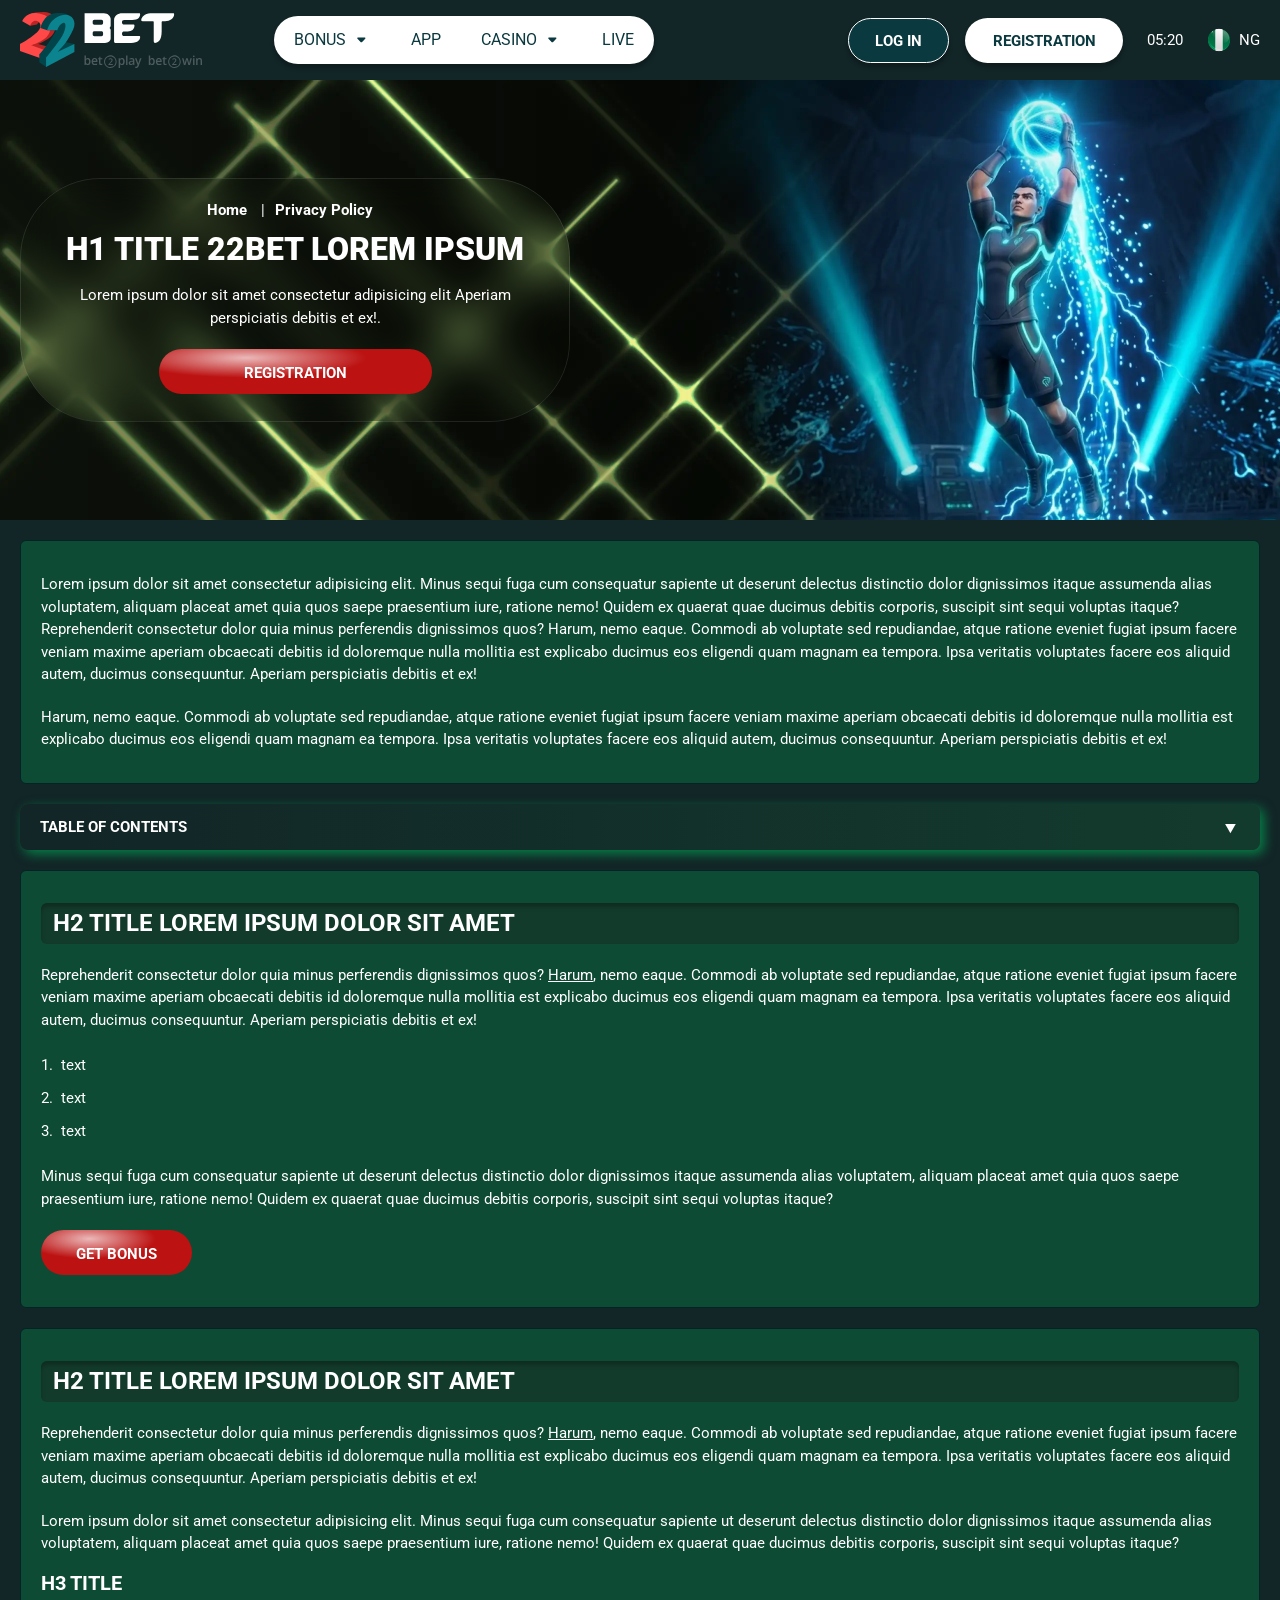
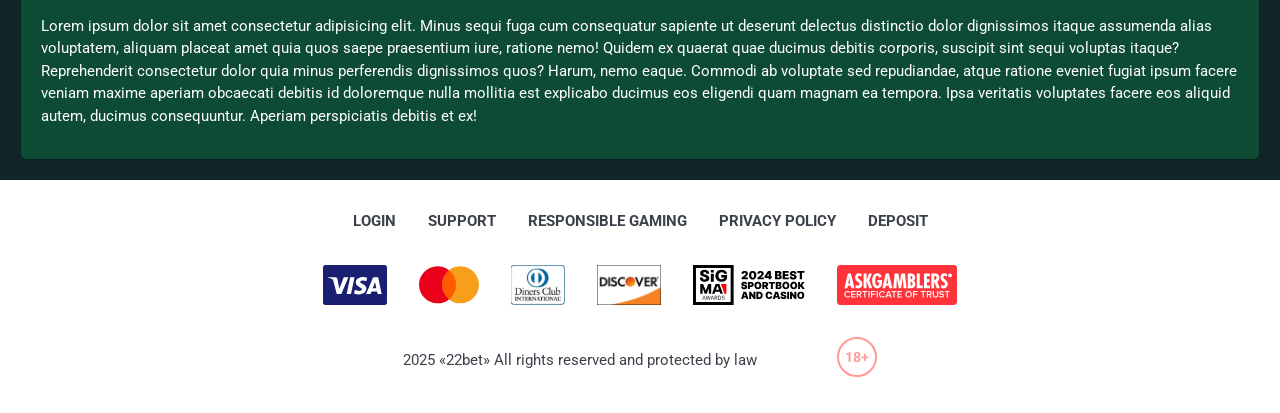
<file: policy.html>
<!DOCTYPE html>
<html lang="ng">
  <head>
    <meta charset="UTF-8" />
   
    <meta name="viewport" content="width=device-width, initial-scale=1.0" />
    <title>22Bet </title>
    <meta name="description" content />
    <meta property="og:site_name" content />
    <meta property="og:title" content />
    <meta property="og:type" content="website" />
    <meta property="og:url" content />
    <meta property="og:image" content />
    <meta property="og:image:alt" content />
    <meta property="og:locale" content="ng" />
    <meta property="og:description" content />
    <link rel="preconnect" href="https://fonts.googleapis.com" />
    <link rel="preconnect" href="https://fonts.gstatic.com" crossorigin="anonymous" />
   <link href="https://fonts.googleapis.com/css2?family=Open+Sans:ital,wght@0,300..800;1,300..800&display=swap" rel="stylesheet">
<link href="https://fonts.googleapis.com/css?family=Roboto+Condensed&display=swap" rel="stylesheet">
<link href="https://fonts.googleapis.com/css2?family=Roboto:ital,wght@0,100..900;1,100..900&display=swap" rel="stylesheet">

   <link rel="stylesheet" href="./css/reset.css" />
    <link rel="stylesheet" href="./css/main.css" />
    <link rel="stylesheet" href="./css/media.css"/>
    <link rel="icon" href="./images/Group.png" type="image/x-icon"/>
    <script
    src="https://code.jquery.com/jquery-3.6.1.min.js"
    integrity="sha256-o88AwQnZB+VDvE9tvIXrMQaPlFFSUTR+nldQm1LuPXQ="
    crossorigin="anonymous"
  ></script>
  </head>
  <body>
    <header class="header">
      <section class="content header__content">
        <a href="./index.html" class="logo header__logo"
          ><img src="./images/logo.svg" alt="logo" title
        /></a>
        <button class="header__btn-menu" >
          <svg width="16px" height="16px" viewBox="0 0 16 16" xmlns="http://www.w3.org/2000/svg">
              <rect y="0" width="16" height="3" rx="1.5"></rect>
              <rect y="6.5" width="16" height="3" rx="1.5"></rect>
              <rect y="13" width="16" height="3" rx="1.5"></rect>
            </svg>
        </button>

          <nav class="menu header__menu">
            <ul class="header__menu-list">
                
              <li class="" >
              <div class="header__menu-wrapper">
                <div class="js-button-expander js-button-expander--menu" >
                <a href="./bonus.html" >
                <span>Bonus</span>
              </a>
              </div>
              <div class="header__menu-wrap js-expand-content js-expand-content--menu">
                <ul >
                  <li>
                    <a href="./freeSpins.html">
                    <span>Free Spins</span>
                  </a></li>
                  <li><a href="./promoCode.html">
                    <span>Promo Code</span>
                  </a>
                </li>
                  <li><a href="./welcomeBonus.html">
                    <span>Welcome Bonus</span>
                  </a>
                </li>
                <li><a href="./vip.html">
                    <span>VIP</span>
                  </a>
                </li>
                </ul>
              </div>
              </div>
               <a href="./bonus.html" class="header__menu-item">
                <span>Bonus</span>
              </a>
            </li>
              <li>
                <a href="./app.html">
                 App
                </a>
              </li>
              
              <li class="">
              <div class="header__menu-wrapper">
                <div class="js-button-expander js-button-expander--menu" >
                <a href="./casino.html" >
                <span> Casino</span>
              </a>
              </div>
              <div class="header__menu-wrap js-expand-content js-expand-content--menu">
                <ul >
                  <li>
                    <a href="./slots.html">
                    <span>Slots</span>
                  </a></li>
                 
                </ul>
              </div>
              </div>
               <a href="./casino.html" class="header__menu-item">
                <span>Casino</span>
              </a>
            </li>
               <li>
                <a href="./live.html">
               Live
                </a>
              </li>
              <li>
                    <a href="./freeSpins.html">
                    <span>Free Spins</span>
                  </a></li>
                  <li><a href="./promoCode.html">
                    <span>Promo Code</span>
                  </a>
                </li>
                  <li><a href="./welcomeBonus.html">
                    <span>Welcome Bonus</span>
                  </a>
                </li>
                <li><a href="./vip.html">
                    <span>VIP</span>
                  </a>
                </li>
             <li>
                    <a href="./slots.html">
                    <span>Slots</span>
                  </a></li>
             
             
            </ul>
            <div class="header__button header__button-menu " >
              <a href="#" class="button  button__login-menu">log in</a>
              <a href="#" class="button button__menu">registration</a>
            </div>
           
          </nav>
            <a href="#" class="button button__login">log in</a>
            <a href="#" class="button button__singup">registration</a>
            <div id="clock" class="header__time">00:00</div>
            <a href="#" class="header__flag">
                <span><img src="./images/flag.png" alt="flag" title /></span>
                <span>ng</span>
              </a>
      </section>
    </header>
     <main class="main home main-page">
        <section class=" hero hero__page">
           
            <div class="background">
              <img src="./images/layout-images/bg-policy.webp" alt="hero" title />
              
            </div>
              <div class="hero__wrapper hero__wrapper-page">
              <div class="hero__data hero__data-bonus">
                <ul
                class="breadcrumbs "
                
              >
                <li
                  
                >
                  <a href="/" >
                    <span >Home</span></a
                  >
                 
                </li>
                <li
                  
                >
                  <a href="#" > <span >Privacy Policy</span></a>
                 
                </li>
              </ul>
                <h1 class="title general hero__title">
               H1 Title 22bet Lorem ipsum
                </h1>
                 <p class="hero__text">Lorem ipsum dolor sit amet consectetur adipisicing elit Aperiam perspiciatis debitis et ex!.</p>
               
                <a href="#" class="button  hero__button ">registration</a>
               
              </div>
             
            </div>
          </section>
      <section class="main__wrap main__wrap-page">
       
       <section class="content__wrapper content__wrapper-page">

         
        
       
          <section class="content article">
            <p>
           Lorem ipsum dolor sit amet consectetur adipisicing elit. Minus sequi fuga cum consequatur sapiente ut deserunt delectus distinctio dolor dignissimos itaque assumenda alias voluptatem, aliquam placeat amet quia quos saepe praesentium iure, ratione nemo! Quidem ex quaerat quae ducimus debitis corporis, suscipit sint sequi voluptas itaque? Reprehenderit consectetur dolor quia minus perferendis dignissimos quos? Harum, nemo eaque. Commodi ab voluptate sed repudiandae, atque ratione eveniet fugiat ipsum facere veniam maxime aperiam obcaecati debitis id doloremque nulla mollitia est explicabo ducimus eos eligendi quam magnam ea tempora. Ipsa veritatis voluptates facere eos aliquid autem, ducimus consequuntur. Aperiam perspiciatis debitis et ex! </p>
            <p>
            Harum, nemo eaque. Commodi ab voluptate sed repudiandae, atque ratione eveniet fugiat ipsum facere veniam maxime aperiam obcaecati debitis id doloremque nulla mollitia est explicabo ducimus eos eligendi quam magnam ea tempora. Ipsa veritatis voluptates facere eos aliquid autem, ducimus consequuntur. Aperiam perspiciatis debitis et ex!
            </p>
          </section>
    
           
              <section class="content menu-review__content">
              

            
                <div class="menu__review-desk menu__review-content">table of contents</div>
                <ul class="menu__review menu__review-list">
                  <li><a href="#">H2 title  Lorem ipsum dolor sit amet</a></li>
                    <li><a href="#">H2 title  Lorem ipsum dolor sit amet</a></li>
                      <li><a href="#">H2 title  Lorem ipsum dolor sit amet</a></li>
                        <li><a href="#">H2 title  Lorem ipsum dolor sit amet</a></li>
                          <li><a href="#">H2 title  Lorem ipsum dolor sit amet</a></li>
                           <li><a href="#">H2 title Frequently Asked Questions</a></li>
                         
                          
                </ul>
             
          
          </section>
          
        
            <section class="content article">
            <h2 class="title high article__title">H2 title  Lorem ipsum dolor sit amet</h2>
            
            <p>
             Reprehenderit consectetur dolor quia minus perferendis dignissimos quos? <a href="#">Harum</a>, nemo eaque. Commodi ab voluptate sed repudiandae, atque ratione eveniet fugiat ipsum facere veniam maxime aperiam obcaecati debitis id doloremque nulla mollitia est explicabo ducimus eos eligendi quam magnam ea tempora. Ipsa veritatis voluptates facere eos aliquid autem, ducimus consequuntur. Aperiam perspiciatis debitis et ex!</p>
           
           <ol>
            <li>text</li>
            <li>text</li>
            <li>text</li>
                </ol>
              
              <p>Minus sequi fuga cum consequatur sapiente ut deserunt delectus distinctio dolor dignissimos itaque assumenda alias voluptatem, aliquam placeat amet quia quos saepe praesentium iure, ratione nemo! Quidem ex quaerat quae ducimus debitis corporis, suscipit sint sequi voluptas itaque? </p>
            <a href="#" class="button">Get Bonus</a>
            </section>
                <section class="content article">
            <h2 class="title high article__title">H2 title  Lorem ipsum dolor sit amet</h2>
            <p>Reprehenderit consectetur dolor quia minus perferendis dignissimos quos? <a href="#">Harum</a>, nemo eaque. Commodi ab voluptate sed repudiandae, atque ratione eveniet fugiat ipsum facere veniam maxime aperiam obcaecati debitis id doloremque nulla mollitia est explicabo ducimus eos eligendi quam magnam ea tempora. Ipsa veritatis voluptates facere eos aliquid autem, ducimus consequuntur. Aperiam perspiciatis debitis et ex!</p>
          <p>Lorem ipsum dolor sit amet consectetur adipisicing elit. Minus sequi fuga cum consequatur sapiente ut deserunt delectus distinctio dolor dignissimos itaque assumenda alias voluptatem, aliquam placeat amet quia quos saepe praesentium iure, ratione nemo! Quidem ex quaerat quae ducimus debitis corporis, suscipit sint sequi voluptas itaque? </p>
            <h3>h3 title</h3>
           <p>Lorem ipsum dolor sit amet consectetur adipisicing elit. Minus sequi fuga cum consequatur sapiente ut deserunt delectus distinctio dolor dignissimos itaque assumenda alias voluptatem, aliquam placeat amet quia quos saepe praesentium iure, ratione nemo! Quidem ex quaerat quae ducimus debitis corporis, suscipit sint sequi voluptas itaque? Reprehenderit consectetur dolor quia minus perferendis dignissimos quos? Harum, nemo eaque. Commodi ab voluptate sed repudiandae, atque ratione eveniet fugiat ipsum facere veniam maxime aperiam obcaecati debitis id doloremque nulla mollitia est explicabo ducimus eos eligendi quam magnam ea tempora. Ipsa veritatis voluptates facere eos aliquid autem, ducimus consequuntur. Aperiam perspiciatis debitis et ex!</p>
             </section>

      
          
        </section> 
      
        <div class=""  onclick="scrollToTop()">
          <button class="main__arrow" id="scrollToTopBtn"></button>
        </div> 
        
      </section>
    </main> 
     <footer class=" footer ">
      <section class="content footer__content">
        <ul class="footer__menu">
         <li><a href="./login.html">Login</a></li>
         <li><a href="./support.html">Support</a></li>
         <li><a href="./responsible.html">Responsible Gaming</a></li>
         <li><a href="./policy.html">Privacy Policy</a></li>
         <li><a href="./deposit.html">Deposit</a></li>
        </ul>
       
          <ul class="footer__cards-list">
           
            <li>
              <a href="#"
                ><img src="./images/visa.svg" alt="cardvisa" title
              /></a>
            </li>
            <li>
              <a href="#"
                ><img
                  src="./images/mastercard.svg"
                  alt="mastercard"
                  title
              /></a>
            </li>
            <li>
                <a href="#"
                  ><img src="./images/diners.svg" alt="diners" title
                /></a>
              </li>
              <li>
                <a href="#"
                  ><img src="./images/discover.svg" alt="discover" title
                /></a>
              </li>
              <li>
                <a href="#"
                  ><img src="./images/sigma.svg" alt="sigma" title
                /></a>
              </li>
              <li>
                <a href="#"
                  ><img src="./images/ask.svg" alt="ask" title
                /></a>
              </li>
            
          </ul>
       
        <div class="footer__wrapp">
          <div class="footer__text">
           <p>2025 «22bet» All rights reserved and protected by law
</p>
           
          </div>
          <div class="footer__age">
            <img src="./images/age.svg" alt="age" title />
          </div>
        </div>
      
      </section>
    </footer>
    <script src="./js/arrowUp.js" defer></script>
    <script src="./js/sidebar.js" defer></script>
    <script src="./js/expander.js" defer></script>
    <script src="./js/mobile-menu.js" defer></script>
    <script src="./js/clock.js" defer></script>
  </body>
</html>
</file>
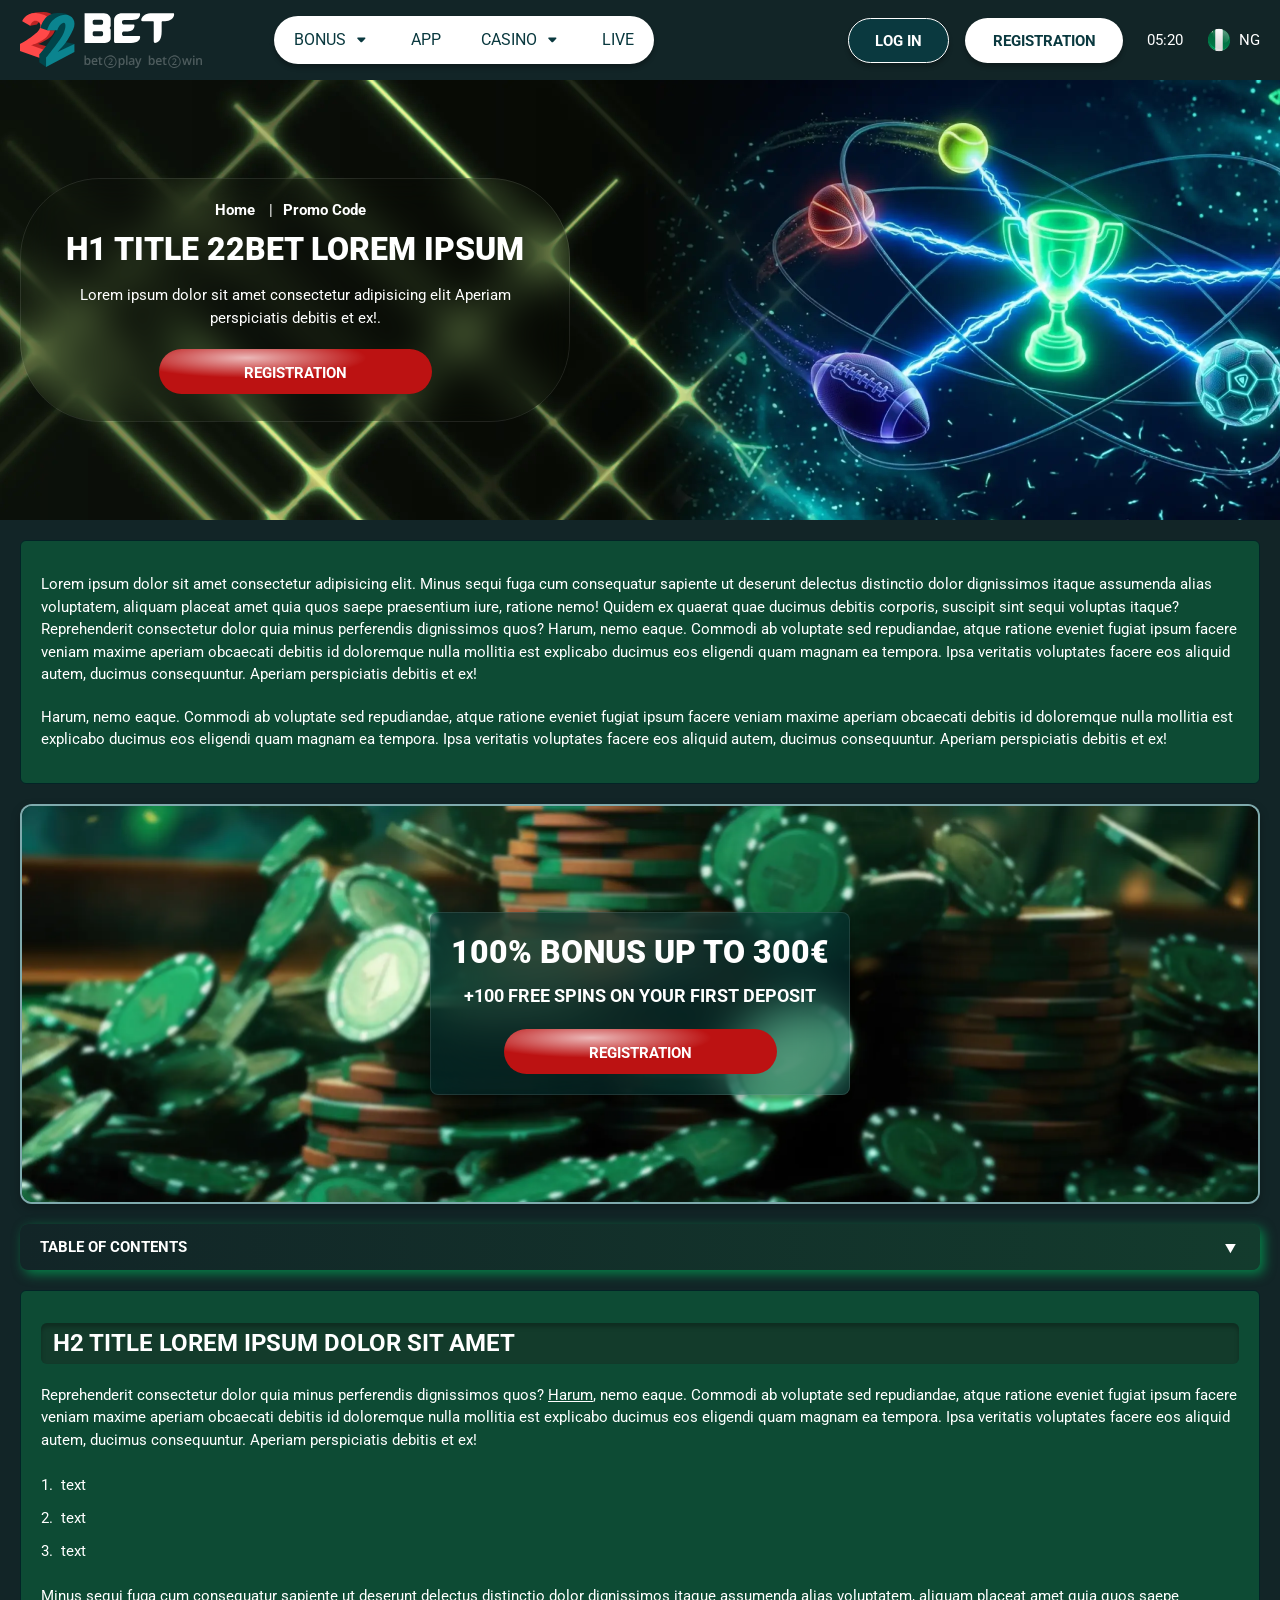
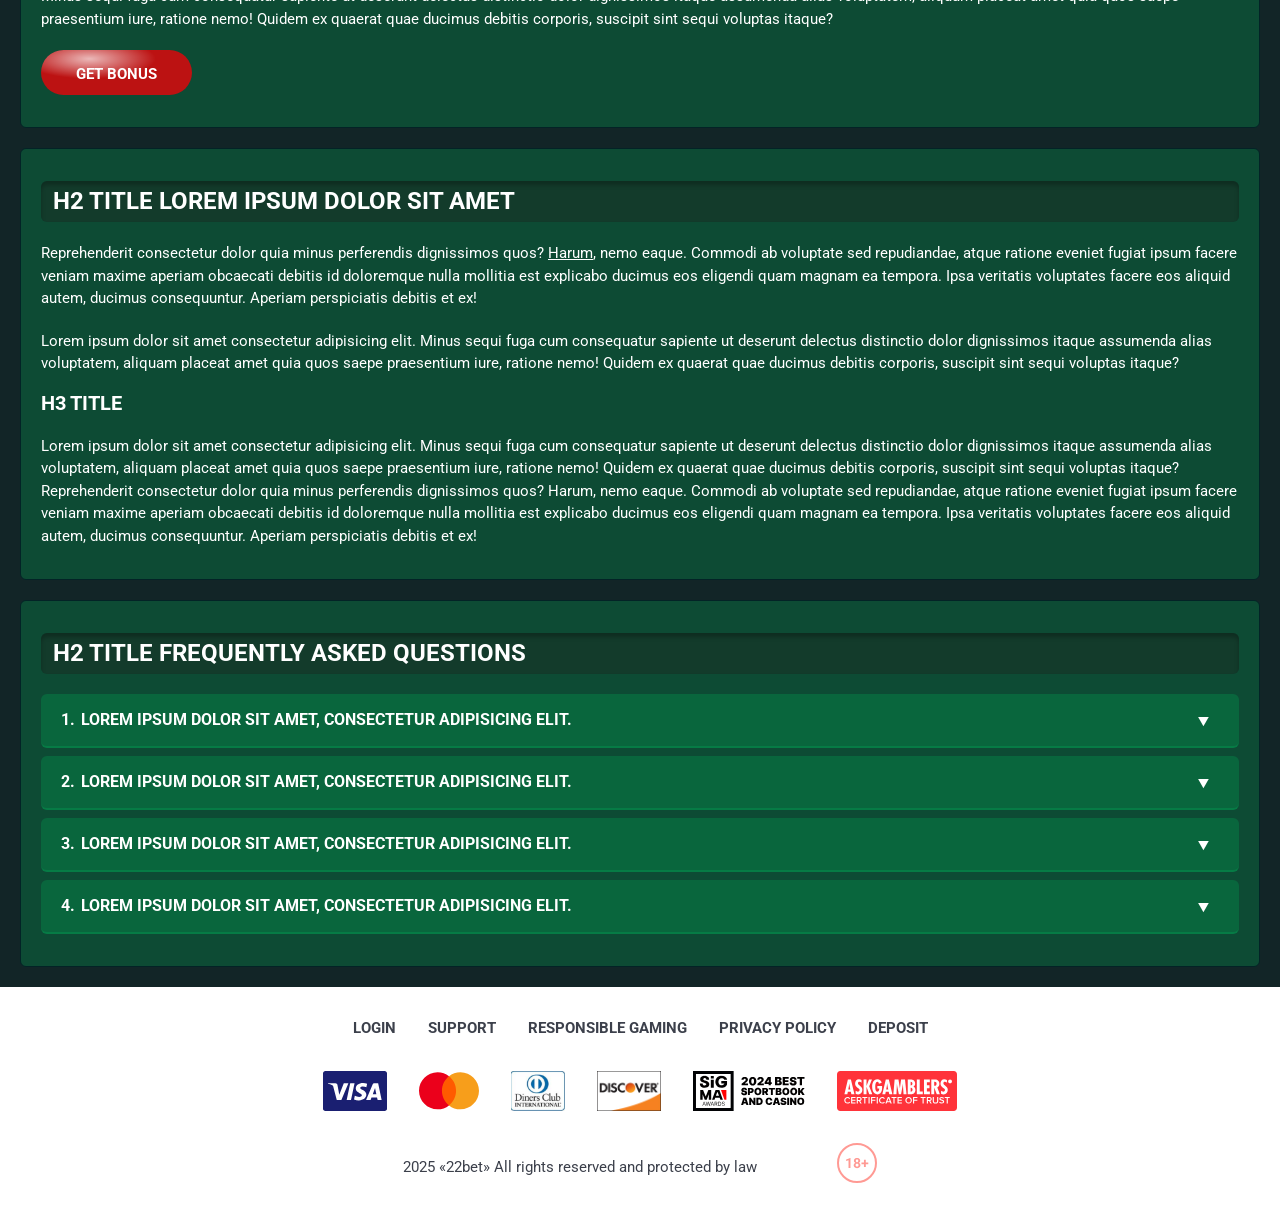
<file: promoCode.html>
<!DOCTYPE html>
<html lang="ng">
  <head>
    <meta charset="UTF-8" />
   
    <meta name="viewport" content="width=device-width, initial-scale=1.0" />
    <title>22Bet </title>
    <meta name="description" content />
    <meta property="og:site_name" content />
    <meta property="og:title" content />
    <meta property="og:type" content="website" />
    <meta property="og:url" content />
    <meta property="og:image" content />
    <meta property="og:image:alt" content />
    <meta property="og:locale" content="ng" />
    <meta property="og:description" content />
    <link rel="preconnect" href="https://fonts.googleapis.com" />
    <link rel="preconnect" href="https://fonts.gstatic.com" crossorigin="anonymous" />
   <link href="https://fonts.googleapis.com/css2?family=Open+Sans:ital,wght@0,300..800;1,300..800&display=swap" rel="stylesheet">
<link href="https://fonts.googleapis.com/css?family=Roboto+Condensed&display=swap" rel="stylesheet">
<link href="https://fonts.googleapis.com/css2?family=Roboto:ital,wght@0,100..900;1,100..900&display=swap" rel="stylesheet">

   <link rel="stylesheet" href="./css/reset.css" />
    <link rel="stylesheet" href="./css/main.css" />
    <link rel="stylesheet" href="./css/media.css"/>
    <link rel="icon" href="./images/Group.png" type="image/x-icon"/>
    <script
    src="https://code.jquery.com/jquery-3.6.1.min.js"
    integrity="sha256-o88AwQnZB+VDvE9tvIXrMQaPlFFSUTR+nldQm1LuPXQ="
    crossorigin="anonymous"
  ></script>
  </head>
  <body>
    <header class="header">
      <section class="content header__content">
        <a href="./index.html" class="logo header__logo"
          ><img src="./images/logo.svg" alt="logo" title
        /></a>
        <button class="header__btn-menu" >
          <svg width="16px" height="16px" viewBox="0 0 16 16" xmlns="http://www.w3.org/2000/svg">
              <rect y="0" width="16" height="3" rx="1.5"></rect>
              <rect y="6.5" width="16" height="3" rx="1.5"></rect>
              <rect y="13" width="16" height="3" rx="1.5"></rect>
            </svg>
        </button>

          <nav class="menu header__menu">
            <ul class="header__menu-list">
                
              <li class="" >
              <div class="header__menu-wrapper">
                <div class="js-button-expander js-button-expander--menu" >
                <a href="./bonus.html" >
                <span>Bonus</span>
              </a>
              </div>
              <div class="header__menu-wrap js-expand-content js-expand-content--menu">
                <ul >
                  <li>
                    <a href="./freeSpins.html">
                    <span>Free Spins</span>
                  </a></li>
                  <li><a href="./promoCode.html">
                    <span>Promo Code</span>
                  </a>
                </li>
                  <li><a href="./welcomeBonus.html">
                    <span>Welcome Bonus</span>
                  </a>
                </li>
                <li><a href="./vip.html">
                    <span>VIP</span>
                  </a>
                </li>
                </ul>
              </div>
              </div>
               <a href="./bonus.html" class="header__menu-item">
                <span>Bonus</span>
              </a>
            </li>
              <li>
                <a href="./app.html">
                 App
                </a>
              </li>
              
              <li class="">
              <div class="header__menu-wrapper">
                <div class="js-button-expander js-button-expander--menu" >
                <a href="./casino.html" >
                <span> Casino</span>
              </a>
              </div>
              <div class="header__menu-wrap js-expand-content js-expand-content--menu">
                <ul >
                  <li>
                    <a href="./slots.html">
                    <span>Slots</span>
                  </a></li>
                 
                </ul>
              </div>
              </div>
               <a href="./casino.html" class="header__menu-item">
                <span>Casino</span>
              </a>
            </li>
               <li>
                <a href="./live.html">
               Live
                </a>
              </li>
              <li>
                    <a href="./freeSpins.html">
                    <span>Free Spins</span>
                  </a></li>
                  <li><a href="./promoCode.html">
                    <span>Promo Code</span>
                  </a>
                </li>
                  <li><a href="./welcomeBonus.html">
                    <span>Welcome Bonus</span>
                  </a>
                </li>
                <li><a href="./vip.html">
                    <span>VIP</span>
                  </a>
                </li>
             <li>
                    <a href="./slots.html">
                    <span>Slots</span>
                  </a></li>
             
             
            </ul>
            <div class="header__button header__button-menu " >
              <a href="#" class="button  button__login-menu">log in</a>
              <a href="#" class="button button__menu">registration</a>
            </div>
           
          </nav>
            <a href="#" class="button button__login">log in</a>
            <a href="#" class="button button__singup">registration</a>
            <div id="clock" class="header__time">00:00</div>
            <a href="#" class="header__flag">
                <span><img src="./images/flag.png" alt="flag" title /></span>
                <span>ng</span>
              </a>
      </section>
    </header>
     <main class="main home main-page">
        <section class=" hero hero__page">
           
            <div class="background">
              <img src="./images/layout-images/bg-promoCode.webp" alt="hero" title />
              
            </div>
              <div class="hero__wrapper hero__wrapper-page">
              <div class="hero__data hero__data-bonus">
                <ul
                class="breadcrumbs "
                
              >
                <li
                  
                >
                  <a href="/" >
                    <span >Home</span></a
                  >
                 
                </li>
                <li
                  
                >
                  <a href="#" > <span >Promo Code</span></a>
                 
                </li>
              </ul>
                <h1 class="title general hero__title">
               H1 Title 22bet Lorem ipsum
                </h1>
                 <p class="hero__text">Lorem ipsum dolor sit amet consectetur adipisicing elit Aperiam perspiciatis debitis et ex!.</p>
               
                <a href="#" class="button  hero__button ">registration</a>
               
              </div>
             
            </div>
          </section>
      <section class="main__wrap main__wrap-page">
       
       <section class="content__wrapper content__wrapper-page">

         
        
       
          <section class="content article">
            <p>
           Lorem ipsum dolor sit amet consectetur adipisicing elit. Minus sequi fuga cum consequatur sapiente ut deserunt delectus distinctio dolor dignissimos itaque assumenda alias voluptatem, aliquam placeat amet quia quos saepe praesentium iure, ratione nemo! Quidem ex quaerat quae ducimus debitis corporis, suscipit sint sequi voluptas itaque? Reprehenderit consectetur dolor quia minus perferendis dignissimos quos? Harum, nemo eaque. Commodi ab voluptate sed repudiandae, atque ratione eveniet fugiat ipsum facere veniam maxime aperiam obcaecati debitis id doloremque nulla mollitia est explicabo ducimus eos eligendi quam magnam ea tempora. Ipsa veritatis voluptates facere eos aliquid autem, ducimus consequuntur. Aperiam perspiciatis debitis et ex! </p>
            <p>
            Harum, nemo eaque. Commodi ab voluptate sed repudiandae, atque ratione eveniet fugiat ipsum facere veniam maxime aperiam obcaecati debitis id doloremque nulla mollitia est explicabo ducimus eos eligendi quam magnam ea tempora. Ipsa veritatis voluptates facere eos aliquid autem, ducimus consequuntur. Aperiam perspiciatis debitis et ex!
            </p>
          </section>
    
             <section class="content banner banner-main">
            <div class="background ">
              
              <img src="./images/layout-images/banner-promoCode.webp" alt="banner" title />
             
            </div>
            <div class="banner__info">
              
              <h2 class="title high banner__title-main">
              100% BONUS UP TO 300€
              </h2>
            <p class="banner__subtitle">+100 free spins on your first deposit</p>
              <a href="#" class="button banner__button">registration</a>
             
            </div>
          </section>
          
      
              <section class="content menu-review__content">
              

            
                <div class="menu__review-desk menu__review-content">table of contents</div>
                <ul class="menu__review menu__review-list">
                  <li><a href="#">H2 title  Lorem ipsum dolor sit amet</a></li>
                    <li><a href="#">H2 title  Lorem ipsum dolor sit amet</a></li>
                      <li><a href="#">H2 title  Lorem ipsum dolor sit amet</a></li>
                        <li><a href="#">H2 title  Lorem ipsum dolor sit amet</a></li>
                          <li><a href="#">H2 title  Lorem ipsum dolor sit amet</a></li>
                           <li><a href="#">H2 title Frequently Asked Questions</a></li>
                         
                          
                </ul>
             
          
          </section>
          
        
            <section class="content article">
            <h2 class="title high article__title">H2 title  Lorem ipsum dolor sit amet</h2>
            
            <p>
             Reprehenderit consectetur dolor quia minus perferendis dignissimos quos? <a href="#">Harum</a>, nemo eaque. Commodi ab voluptate sed repudiandae, atque ratione eveniet fugiat ipsum facere veniam maxime aperiam obcaecati debitis id doloremque nulla mollitia est explicabo ducimus eos eligendi quam magnam ea tempora. Ipsa veritatis voluptates facere eos aliquid autem, ducimus consequuntur. Aperiam perspiciatis debitis et ex!</p>
           
           <ol>
            <li>text</li>
            <li>text</li>
            <li>text</li>
                </ol>
              
              <p>Minus sequi fuga cum consequatur sapiente ut deserunt delectus distinctio dolor dignissimos itaque assumenda alias voluptatem, aliquam placeat amet quia quos saepe praesentium iure, ratione nemo! Quidem ex quaerat quae ducimus debitis corporis, suscipit sint sequi voluptas itaque? </p>
            <a href="#" class="button">Get Bonus</a>
            </section>
                <section class="content article">
            <h2 class="title high article__title">H2 title  Lorem ipsum dolor sit amet</h2>
            <p>Reprehenderit consectetur dolor quia minus perferendis dignissimos quos? <a href="#">Harum</a>, nemo eaque. Commodi ab voluptate sed repudiandae, atque ratione eveniet fugiat ipsum facere veniam maxime aperiam obcaecati debitis id doloremque nulla mollitia est explicabo ducimus eos eligendi quam magnam ea tempora. Ipsa veritatis voluptates facere eos aliquid autem, ducimus consequuntur. Aperiam perspiciatis debitis et ex!</p>
          <p>Lorem ipsum dolor sit amet consectetur adipisicing elit. Minus sequi fuga cum consequatur sapiente ut deserunt delectus distinctio dolor dignissimos itaque assumenda alias voluptatem, aliquam placeat amet quia quos saepe praesentium iure, ratione nemo! Quidem ex quaerat quae ducimus debitis corporis, suscipit sint sequi voluptas itaque? </p>
            <h3>h3 title</h3>
           <p>Lorem ipsum dolor sit amet consectetur adipisicing elit. Minus sequi fuga cum consequatur sapiente ut deserunt delectus distinctio dolor dignissimos itaque assumenda alias voluptatem, aliquam placeat amet quia quos saepe praesentium iure, ratione nemo! Quidem ex quaerat quae ducimus debitis corporis, suscipit sint sequi voluptas itaque? Reprehenderit consectetur dolor quia minus perferendis dignissimos quos? Harum, nemo eaque. Commodi ab voluptate sed repudiandae, atque ratione eveniet fugiat ipsum facere veniam maxime aperiam obcaecati debitis id doloremque nulla mollitia est explicabo ducimus eos eligendi quam magnam ea tempora. Ipsa veritatis voluptates facere eos aliquid autem, ducimus consequuntur. Aperiam perspiciatis debitis et ex!</p>
             </section>

          <section class="content faq">
            <h2 class="title high faq__title">H2 title  Frequently Asked Questions </h2>
            <ol class="faq__list " >
              <li class="faq__item"  >
                <h3 class="title medium faq__subtitle js-button-expander js-button-expander--faq"  > Lorem ipsum dolor sit amet, consectetur adipisicing elit.
                 </h3>
                <div  class="faq__answer js-expand-content js-expand-content--faq" >
                  <p  >
                  Lorem ipsum dolor sit amet, consectetur adipisicing elit. Dolorum velit harum repellendus quia distinctio dolorem temporibus totam nostrum facilis, incidunt ab dolor vel. Ipsum provident laborum atque, iste dolorum cupiditate at nam. Dignissimos accusamus ipsam, amet perspiciatis dolore quibusdam provident. </p>
                </div>
              </li>
              <li class="faq__item"  >
                <h3 class="title medium faq__subtitle js-button-expander js-button-expander--faq"  >Lorem ipsum dolor sit amet, consectetur adipisicing elit.</h3>
                <div class="faq__answer js-expand-content js-expand-content--faq" >
                  <p  >
                 Lorem ipsum dolor sit amet, consectetur adipisicing elit. Dolorum velit harum repellendus quia distinctio dolorem temporibus totam nostrum facilis, incidunt ab dolor vel. Ipsum provident laborum atque, iste dolorum cupiditate at nam. Dignissimos accusamus ipsam, amet perspiciatis dolore quibusdam provident. </p>
                </div>
              </li> 
              <li class="faq__item"  >
                <h3 class="title medium faq__subtitle js-button-expander js-button-expander--faq"  >Lorem ipsum dolor sit amet, consectetur adipisicing elit.</h3>
                <div class="faq__answer js-expand-content js-expand-content--faq" >
                  <p  >
                  Lorem ipsum dolor sit amet, consectetur adipisicing elit. Dolorum velit harum repellendus quia distinctio dolorem temporibus totam nostrum facilis, incidunt ab dolor vel. Ipsum provident laborum atque, iste dolorum cupiditate at nam. Dignissimos accusamus ipsam, amet perspiciatis dolore quibusdam provident. </p>
                </div>
              </li> 
              <li class="faq__item"  >
                <h3 class="title medium faq__subtitle js-button-expander js-button-expander--faq"  >Lorem ipsum dolor sit amet, consectetur adipisicing elit.</h3>
                <div class="faq__answer js-expand-content js-expand-content--faq" >
                  <p  >
                  Lorem ipsum dolor sit amet, consectetur adipisicing elit. Dolorum velit harum repellendus quia distinctio dolorem temporibus totam nostrum facilis, incidunt ab dolor vel. Ipsum provident laborum atque, iste dolorum cupiditate at nam. Dignissimos accusamus ipsam, amet perspiciatis dolore quibusdam provident.</p>
                </div>
              </li> 
             
            </ol>
          </section>
          
        </section> 
      
        <div class=""  onclick="scrollToTop()">
          <button class="main__arrow" id="scrollToTopBtn"></button>
        </div> 
        
      </section>
    </main> 
     <footer class=" footer ">
      <section class="content footer__content">
        <ul class="footer__menu">
         <li><a href="./login.html">Login</a></li>
         <li><a href="./support.html">Support</a></li>
         <li><a href="./responsible.html">Responsible Gaming</a></li>
         <li><a href="./policy.html">Privacy Policy</a></li>
         <li><a href="./deposit.html">Deposit</a></li>
        </ul>
       
          <ul class="footer__cards-list">
           
            <li>
              <a href="#"
                ><img src="./images/visa.svg" alt="cardvisa" title
              /></a>
            </li>
            <li>
              <a href="#"
                ><img
                  src="./images/mastercard.svg"
                  alt="mastercard"
                  title
              /></a>
            </li>
            <li>
                <a href="#"
                  ><img src="./images/diners.svg" alt="diners" title
                /></a>
              </li>
              <li>
                <a href="#"
                  ><img src="./images/discover.svg" alt="discover" title
                /></a>
              </li>
              <li>
                <a href="#"
                  ><img src="./images/sigma.svg" alt="sigma" title
                /></a>
              </li>
              <li>
                <a href="#"
                  ><img src="./images/ask.svg" alt="ask" title
                /></a>
              </li>
            
          </ul>
       
        <div class="footer__wrapp">
          <div class="footer__text">
           <p>2025 «22bet» All rights reserved and protected by law
</p>
           
          </div>
          <div class="footer__age">
            <img src="./images/age.svg" alt="age" title />
          </div>
        </div>
      
      </section>
    </footer>
    <script src="./js/arrowUp.js" defer></script>
    <script src="./js/sidebar.js" defer></script>
    <script src="./js/expander.js" defer></script>
    <script src="./js/mobile-menu.js" defer></script>
    <script src="./js/clock.js" defer></script>
  </body>
</html>
</file>
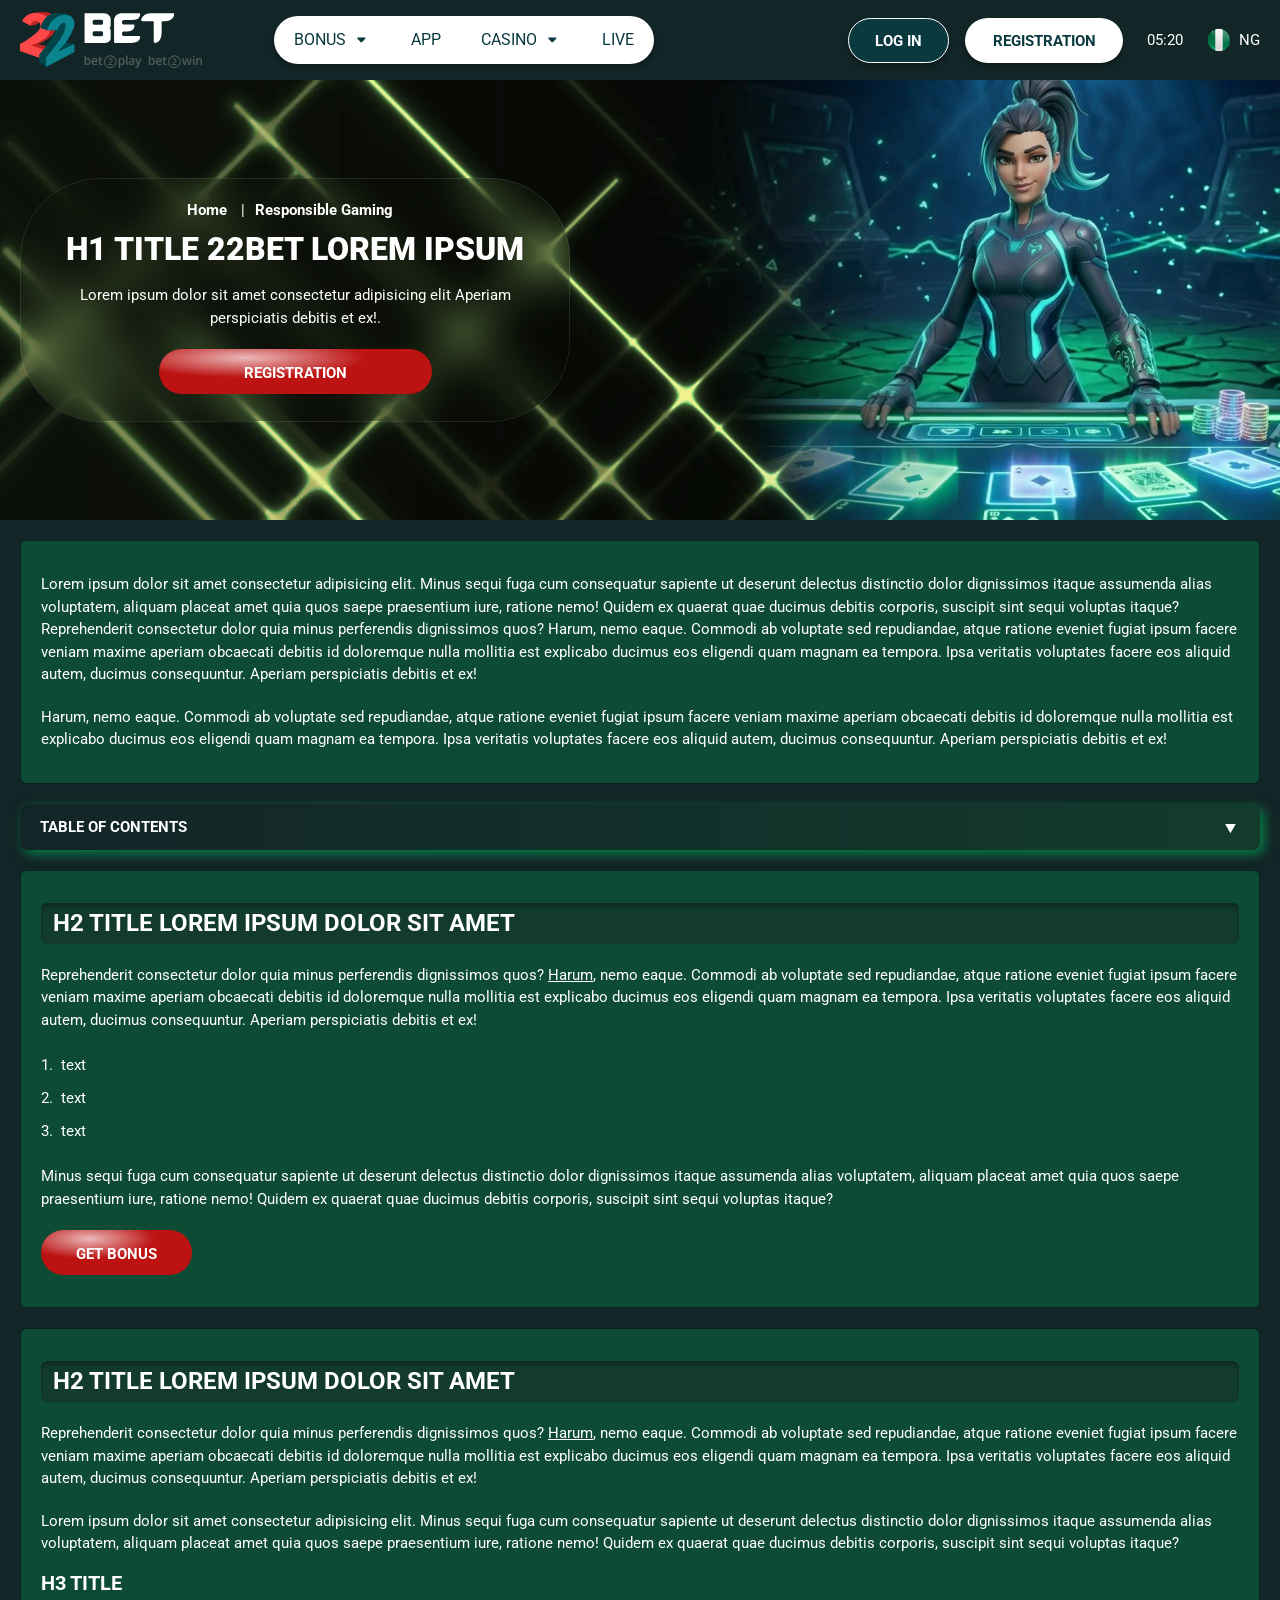
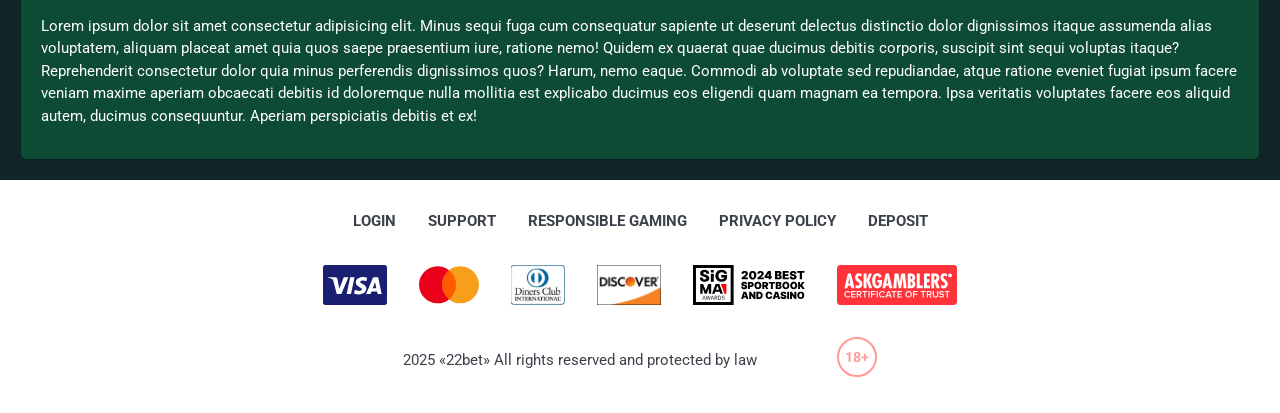
<file: responsible.html>
<!DOCTYPE html>
<html lang="ng">
  <head>
    <meta charset="UTF-8" />
   
    <meta name="viewport" content="width=device-width, initial-scale=1.0" />
    <title>22Bet </title>
    <meta name="description" content />
    <meta property="og:site_name" content />
    <meta property="og:title" content />
    <meta property="og:type" content="website" />
    <meta property="og:url" content />
    <meta property="og:image" content />
    <meta property="og:image:alt" content />
    <meta property="og:locale" content="ng" />
    <meta property="og:description" content />
    <link rel="preconnect" href="https://fonts.googleapis.com" />
    <link rel="preconnect" href="https://fonts.gstatic.com" crossorigin="anonymous" />
   <link href="https://fonts.googleapis.com/css2?family=Open+Sans:ital,wght@0,300..800;1,300..800&display=swap" rel="stylesheet">
<link href="https://fonts.googleapis.com/css?family=Roboto+Condensed&display=swap" rel="stylesheet">
<link href="https://fonts.googleapis.com/css2?family=Roboto:ital,wght@0,100..900;1,100..900&display=swap" rel="stylesheet">

   <link rel="stylesheet" href="./css/reset.css" />
    <link rel="stylesheet" href="./css/main.css" />
    <link rel="stylesheet" href="./css/media.css"/>
    <link rel="icon" href="./images/Group.png" type="image/x-icon"/>
    <script
    src="https://code.jquery.com/jquery-3.6.1.min.js"
    integrity="sha256-o88AwQnZB+VDvE9tvIXrMQaPlFFSUTR+nldQm1LuPXQ="
    crossorigin="anonymous"
  ></script>
  </head>
  <body>
    <header class="header">
      <section class="content header__content">
        <a href="./index.html" class="logo header__logo"
          ><img src="./images/logo.svg" alt="logo" title
        /></a>
        <button class="header__btn-menu" >
          <svg width="16px" height="16px" viewBox="0 0 16 16" xmlns="http://www.w3.org/2000/svg">
              <rect y="0" width="16" height="3" rx="1.5"></rect>
              <rect y="6.5" width="16" height="3" rx="1.5"></rect>
              <rect y="13" width="16" height="3" rx="1.5"></rect>
            </svg>
        </button>

          <nav class="menu header__menu">
            <ul class="header__menu-list">
                
              <li class="" >
              <div class="header__menu-wrapper">
                <div class="js-button-expander js-button-expander--menu" >
                <a href="./bonus.html" >
                <span>Bonus</span>
              </a>
              </div>
              <div class="header__menu-wrap js-expand-content js-expand-content--menu">
                <ul >
                  <li>
                    <a href="./freeSpins.html">
                    <span>Free Spins</span>
                  </a></li>
                  <li><a href="./promoCode.html">
                    <span>Promo Code</span>
                  </a>
                </li>
                  <li><a href="./welcomeBonus.html">
                    <span>Welcome Bonus</span>
                  </a>
                </li>
                <li><a href="./vip.html">
                    <span>VIP</span>
                  </a>
                </li>
                </ul>
              </div>
              </div>
               <a href="./bonus.html" class="header__menu-item">
                <span>Bonus</span>
              </a>
            </li>
              <li>
                <a href="./app.html">
                 App
                </a>
              </li>
              
              <li class="">
              <div class="header__menu-wrapper">
                <div class="js-button-expander js-button-expander--menu" >
                <a href="./casino.html" >
                <span> Casino</span>
              </a>
              </div>
              <div class="header__menu-wrap js-expand-content js-expand-content--menu">
                <ul >
                  <li>
                    <a href="./slots.html">
                    <span>Slots</span>
                  </a></li>
                 
                </ul>
              </div>
              </div>
               <a href="./casino.html" class="header__menu-item">
                <span>Casino</span>
              </a>
            </li>
               <li>
                <a href="./live.html">
               Live
                </a>
              </li>
              <li>
                    <a href="./freeSpins.html">
                    <span>Free Spins</span>
                  </a></li>
                  <li><a href="./promoCode.html">
                    <span>Promo Code</span>
                  </a>
                </li>
                  <li><a href="./welcomeBonus.html">
                    <span>Welcome Bonus</span>
                  </a>
                </li>
                <li><a href="./vip.html">
                    <span>VIP</span>
                  </a>
                </li>
             <li>
                    <a href="./slots.html">
                    <span>Slots</span>
                  </a></li>
             
             
            </ul>
            <div class="header__button header__button-menu " >
              <a href="#" class="button  button__login-menu">log in</a>
              <a href="#" class="button button__menu">registration</a>
            </div>
           
          </nav>
            <a href="#" class="button button__login">log in</a>
            <a href="#" class="button button__singup">registration</a>
            <div id="clock" class="header__time">00:00</div>
            <a href="#" class="header__flag">
                <span><img src="./images/flag.png" alt="flag" title /></span>
                <span>ng</span>
              </a>
      </section>
    </header>
     <main class="main home main-page">
        <section class=" hero hero__page">
           
            <div class="background">
              <img src="./images/layout-images/bg-responsible.webp" alt="hero" title />
              
            </div>
              <div class="hero__wrapper hero__wrapper-page">
              <div class="hero__data hero__data-bonus">
                <ul
                class="breadcrumbs "
                
              >
                <li
                  
                >
                  <a href="/" >
                    <span >Home</span></a
                  >
                 
                </li>
                <li
                  
                >
                  <a href="#" > <span >Responsible Gaming</span></a>
                 
                </li>
              </ul>
                <h1 class="title general hero__title">
              H1 Title 22bet Lorem ipsum
                </h1>
                 <p class="hero__text">Lorem ipsum dolor sit amet consectetur adipisicing elit Aperiam perspiciatis debitis et ex!.</p>
               
                <a href="#" class="button  hero__button ">registration</a>
               
              </div>
             
            </div>
          </section>
      <section class="main__wrap main__wrap-page">
       
       <section class="content__wrapper content__wrapper-page">

         
        
       
          <section class="content article">
            <p>
           Lorem ipsum dolor sit amet consectetur adipisicing elit. Minus sequi fuga cum consequatur sapiente ut deserunt delectus distinctio dolor dignissimos itaque assumenda alias voluptatem, aliquam placeat amet quia quos saepe praesentium iure, ratione nemo! Quidem ex quaerat quae ducimus debitis corporis, suscipit sint sequi voluptas itaque? Reprehenderit consectetur dolor quia minus perferendis dignissimos quos? Harum, nemo eaque. Commodi ab voluptate sed repudiandae, atque ratione eveniet fugiat ipsum facere veniam maxime aperiam obcaecati debitis id doloremque nulla mollitia est explicabo ducimus eos eligendi quam magnam ea tempora. Ipsa veritatis voluptates facere eos aliquid autem, ducimus consequuntur. Aperiam perspiciatis debitis et ex! </p>
            <p>
            Harum, nemo eaque. Commodi ab voluptate sed repudiandae, atque ratione eveniet fugiat ipsum facere veniam maxime aperiam obcaecati debitis id doloremque nulla mollitia est explicabo ducimus eos eligendi quam magnam ea tempora. Ipsa veritatis voluptates facere eos aliquid autem, ducimus consequuntur. Aperiam perspiciatis debitis et ex!
            </p>
          </section>
    
           
              <section class="content menu-review__content">
              

            
                <div class="menu__review-desk menu__review-content">table of contents</div>
                <ul class="menu__review menu__review-list">
                  <li><a href="#">H2 title  Lorem ipsum dolor sit amet</a></li>
                    <li><a href="#">H2 title  Lorem ipsum dolor sit amet</a></li>
                      <li><a href="#">H2 title  Lorem ipsum dolor sit amet</a></li>
                        <li><a href="#">H2 title  Lorem ipsum dolor sit amet</a></li>
                          <li><a href="#">H2 title  Lorem ipsum dolor sit amet</a></li>
                           <li><a href="#">H2 title Frequently Asked Questions</a></li>
                         
                          
                </ul>
             
          
          </section>
          
        
            <section class="content article">
            <h2 class="title high article__title">H2 title  Lorem ipsum dolor sit amet</h2>
            
            <p>
             Reprehenderit consectetur dolor quia minus perferendis dignissimos quos? <a href="#">Harum</a>, nemo eaque. Commodi ab voluptate sed repudiandae, atque ratione eveniet fugiat ipsum facere veniam maxime aperiam obcaecati debitis id doloremque nulla mollitia est explicabo ducimus eos eligendi quam magnam ea tempora. Ipsa veritatis voluptates facere eos aliquid autem, ducimus consequuntur. Aperiam perspiciatis debitis et ex!</p>
           
           <ol>
            <li>text</li>
            <li>text</li>
            <li>text</li>
                </ol>
              
              <p>Minus sequi fuga cum consequatur sapiente ut deserunt delectus distinctio dolor dignissimos itaque assumenda alias voluptatem, aliquam placeat amet quia quos saepe praesentium iure, ratione nemo! Quidem ex quaerat quae ducimus debitis corporis, suscipit sint sequi voluptas itaque? </p>
            <a href="#" class="button">Get Bonus</a>
            </section>
                <section class="content article">
            <h2 class="title high article__title">H2 title  Lorem ipsum dolor sit amet</h2>
            <p>Reprehenderit consectetur dolor quia minus perferendis dignissimos quos? <a href="#">Harum</a>, nemo eaque. Commodi ab voluptate sed repudiandae, atque ratione eveniet fugiat ipsum facere veniam maxime aperiam obcaecati debitis id doloremque nulla mollitia est explicabo ducimus eos eligendi quam magnam ea tempora. Ipsa veritatis voluptates facere eos aliquid autem, ducimus consequuntur. Aperiam perspiciatis debitis et ex!</p>
          <p>Lorem ipsum dolor sit amet consectetur adipisicing elit. Minus sequi fuga cum consequatur sapiente ut deserunt delectus distinctio dolor dignissimos itaque assumenda alias voluptatem, aliquam placeat amet quia quos saepe praesentium iure, ratione nemo! Quidem ex quaerat quae ducimus debitis corporis, suscipit sint sequi voluptas itaque? </p>
            <h3>h3 title</h3>
           <p>Lorem ipsum dolor sit amet consectetur adipisicing elit. Minus sequi fuga cum consequatur sapiente ut deserunt delectus distinctio dolor dignissimos itaque assumenda alias voluptatem, aliquam placeat amet quia quos saepe praesentium iure, ratione nemo! Quidem ex quaerat quae ducimus debitis corporis, suscipit sint sequi voluptas itaque? Reprehenderit consectetur dolor quia minus perferendis dignissimos quos? Harum, nemo eaque. Commodi ab voluptate sed repudiandae, atque ratione eveniet fugiat ipsum facere veniam maxime aperiam obcaecati debitis id doloremque nulla mollitia est explicabo ducimus eos eligendi quam magnam ea tempora. Ipsa veritatis voluptates facere eos aliquid autem, ducimus consequuntur. Aperiam perspiciatis debitis et ex!</p>
             </section>

      
          
        </section> 
      
        <div class=""  onclick="scrollToTop()">
          <button class="main__arrow" id="scrollToTopBtn"></button>
        </div> 
        
      </section>
    </main> 
     <footer class=" footer ">
      <section class="content footer__content">
        <ul class="footer__menu">
         <li><a href="./login.html">Login</a></li>
         <li><a href="./support.html">Support</a></li>
         <li><a href="./responsible.html">Responsible Gaming</a></li>
         <li><a href="./policy.html">Privacy Policy</a></li>
         <li><a href="./deposit.html">Deposit</a></li>
        </ul>
       
          <ul class="footer__cards-list">
           
            <li>
              <a href="#"
                ><img src="./images/visa.svg" alt="cardvisa" title
              /></a>
            </li>
            <li>
              <a href="#"
                ><img
                  src="./images/mastercard.svg"
                  alt="mastercard"
                  title
              /></a>
            </li>
            <li>
                <a href="#"
                  ><img src="./images/diners.svg" alt="diners" title
                /></a>
              </li>
              <li>
                <a href="#"
                  ><img src="./images/discover.svg" alt="discover" title
                /></a>
              </li>
              <li>
                <a href="#"
                  ><img src="./images/sigma.svg" alt="sigma" title
                /></a>
              </li>
              <li>
                <a href="#"
                  ><img src="./images/ask.svg" alt="ask" title
                /></a>
              </li>
            
          </ul>
       
        <div class="footer__wrapp">
          <div class="footer__text">
           <p>2025 «22bet» All rights reserved and protected by law
</p>
           
          </div>
          <div class="footer__age">
            <img src="./images/age.svg" alt="age" title />
          </div>
        </div>
      
      </section>
    </footer>
    <script src="./js/arrowUp.js" defer></script>
    <script src="./js/sidebar.js" defer></script>
    <script src="./js/expander.js" defer></script>
    <script src="./js/mobile-menu.js" defer></script>
    <script src="./js/clock.js" defer></script>
  </body>
</html>
</file>
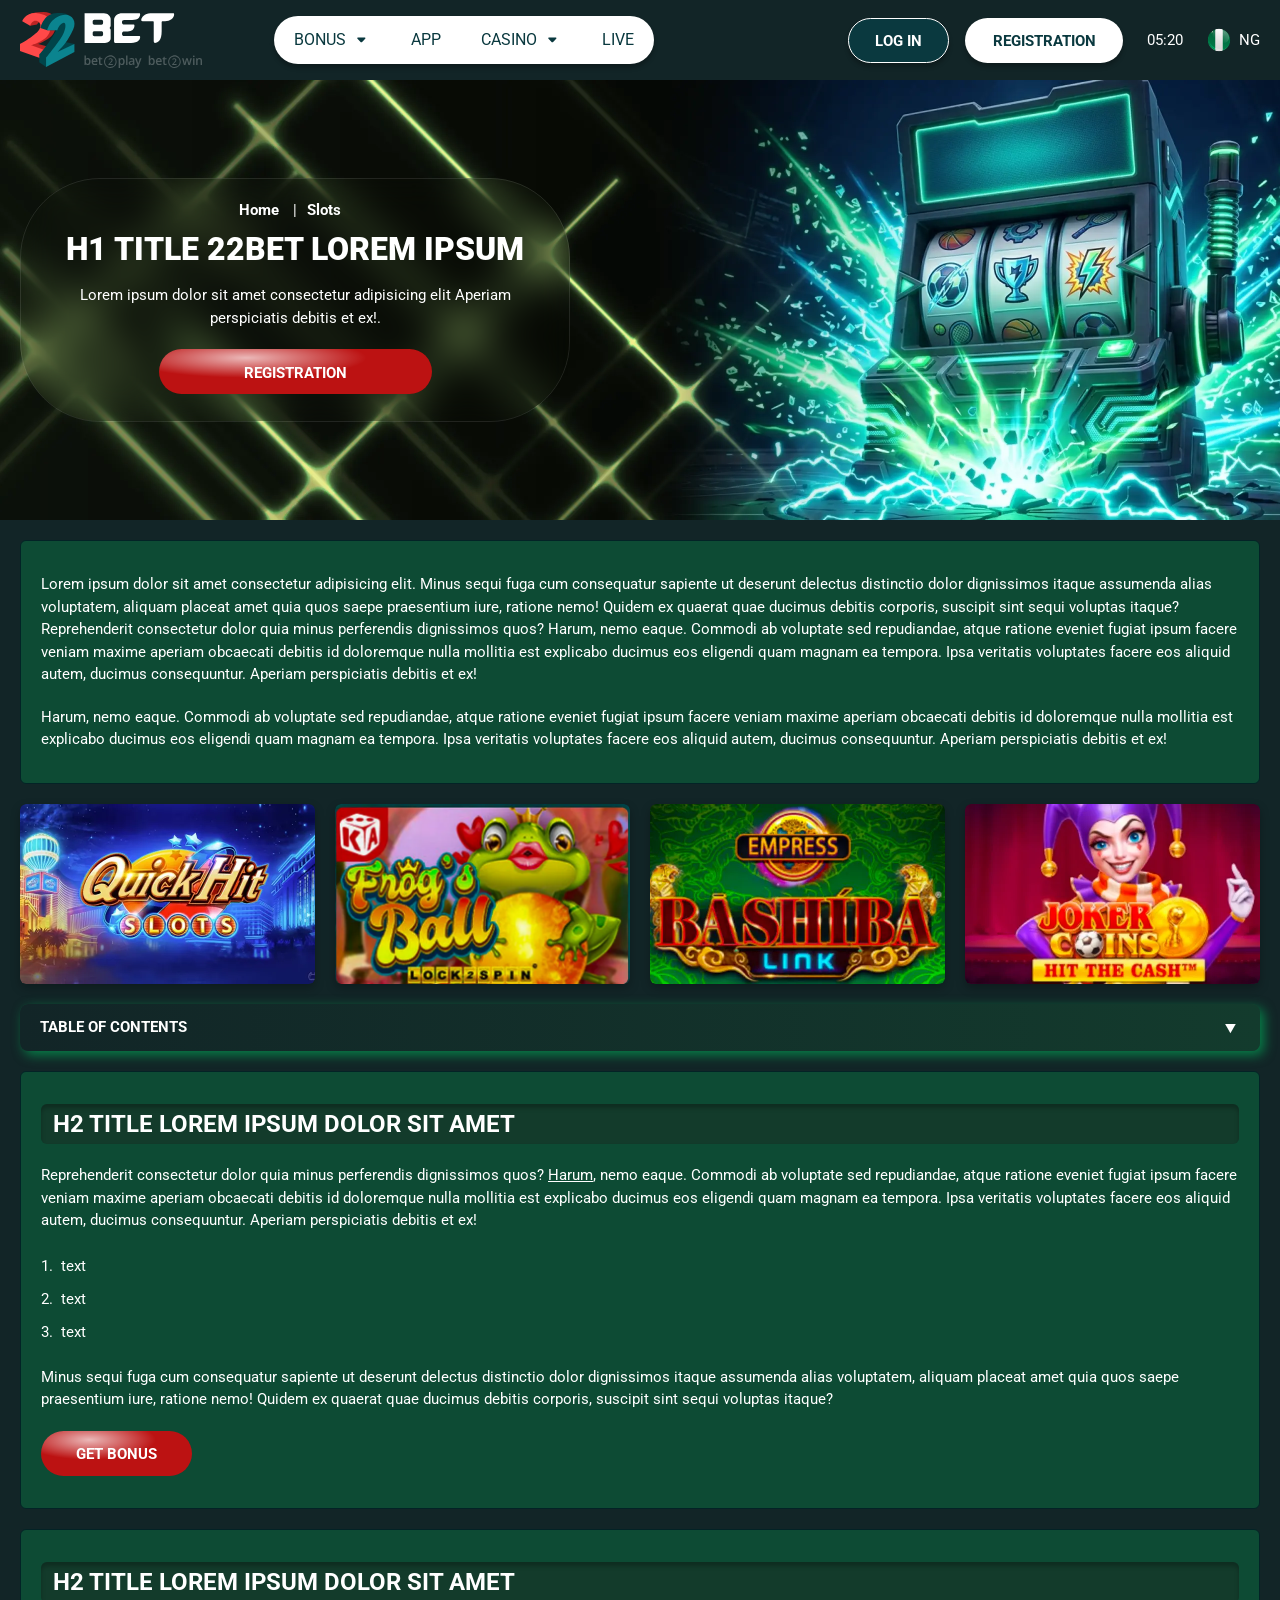
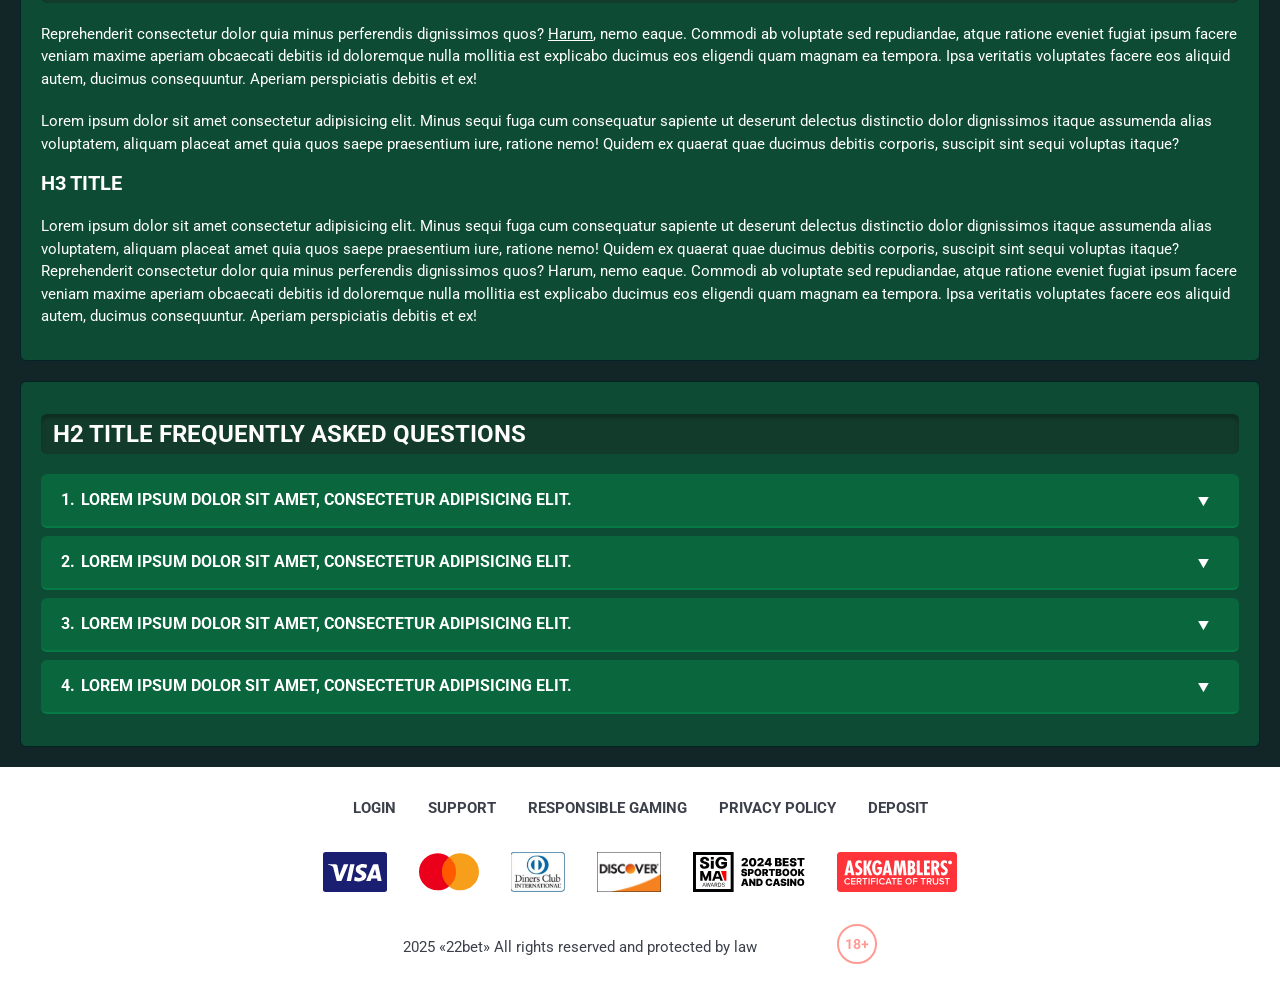
<file: slots.html>
<!DOCTYPE html>
<html lang="ng">
  <head>
    <meta charset="UTF-8" />
   
    <meta name="viewport" content="width=device-width, initial-scale=1.0" />
    <title>22Bet </title>
    <meta name="description" content />
    <meta property="og:site_name" content />
    <meta property="og:title" content />
    <meta property="og:type" content="website" />
    <meta property="og:url" content />
    <meta property="og:image" content />
    <meta property="og:image:alt" content />
    <meta property="og:locale" content="ng" />
    <meta property="og:description" content />
    <link rel="preconnect" href="https://fonts.googleapis.com" />
    <link rel="preconnect" href="https://fonts.gstatic.com" crossorigin="anonymous" />
   <link href="https://fonts.googleapis.com/css2?family=Open+Sans:ital,wght@0,300..800;1,300..800&display=swap" rel="stylesheet">
<link href="https://fonts.googleapis.com/css?family=Roboto+Condensed&display=swap" rel="stylesheet">
<link href="https://fonts.googleapis.com/css2?family=Roboto:ital,wght@0,100..900;1,100..900&display=swap" rel="stylesheet">

   <link rel="stylesheet" href="./css/reset.css" />
    <link rel="stylesheet" href="./css/main.css" />
    <link rel="stylesheet" href="./css/media.css"/>
    <link rel="icon" href="./images/Group.png" type="image/x-icon"/>
    <script
    src="https://code.jquery.com/jquery-3.6.1.min.js"
    integrity="sha256-o88AwQnZB+VDvE9tvIXrMQaPlFFSUTR+nldQm1LuPXQ="
    crossorigin="anonymous"
  ></script>
  </head>
  <body>
    <header class="header">
      <section class="content header__content">
        <a href="./index.html" class="logo header__logo"
          ><img src="./images/logo.svg" alt="logo" title
        /></a>
        <button class="header__btn-menu" >
          <svg width="16px" height="16px" viewBox="0 0 16 16" xmlns="http://www.w3.org/2000/svg">
              <rect y="0" width="16" height="3" rx="1.5"></rect>
              <rect y="6.5" width="16" height="3" rx="1.5"></rect>
              <rect y="13" width="16" height="3" rx="1.5"></rect>
            </svg>
        </button>

          <nav class="menu header__menu">
            <ul class="header__menu-list">
                
              <li class="" >
              <div class="header__menu-wrapper">
                <div class="js-button-expander js-button-expander--menu" >
                <a href="./bonus.html" >
                <span>Bonus</span>
              </a>
              </div>
              <div class="header__menu-wrap js-expand-content js-expand-content--menu">
                <ul >
                  <li>
                    <a href="./freeSpins.html">
                    <span>Free Spins</span>
                  </a></li>
                  <li><a href="./promoCode.html">
                    <span>Promo Code</span>
                  </a>
                </li>
                  <li><a href="./welcomeBonus.html">
                    <span>Welcome Bonus</span>
                  </a>
                </li>
                <li><a href="./vip.html">
                    <span>VIP</span>
                  </a>
                </li>
                </ul>
              </div>
              </div>
               <a href="./bonus.html" class="header__menu-item">
                <span>Bonus</span>
              </a>
            </li>
              <li>
                <a href="./app.html">
                 App
                </a>
              </li>
              
              <li class="">
              <div class="header__menu-wrapper">
                <div class="js-button-expander js-button-expander--menu" >
                <a href="./casino.html" >
                <span> Casino</span>
              </a>
              </div>
              <div class="header__menu-wrap js-expand-content js-expand-content--menu">
                <ul >
                  <li>
                    <a href="./slots.html">
                    <span>Slots</span>
                  </a></li>
                 
                </ul>
              </div>
              </div>
               <a href="./casino.html" class="header__menu-item">
                <span>Casino</span>
              </a>
            </li>
               <li>
                <a href="./live.html">
               Live
                </a>
              </li>
              <li>
                    <a href="./freeSpins.html">
                    <span>Free Spins</span>
                  </a></li>
                  <li><a href="./promoCode.html">
                    <span>Promo Code</span>
                  </a>
                </li>
                  <li><a href="./welcomeBonus.html">
                    <span>Welcome Bonus</span>
                  </a>
                </li>
                <li><a href="./vip.html">
                    <span>VIP</span>
                  </a>
                </li>
             <li>
                    <a href="./slots.html">
                    <span>Slots</span>
                  </a></li>
             
             
            </ul>
            <div class="header__button header__button-menu " >
              <a href="#" class="button  button__login-menu">log in</a>
              <a href="#" class="button button__menu">registration</a>
            </div>
           
          </nav>
            <a href="#" class="button button__login">log in</a>
            <a href="#" class="button button__singup">registration</a>
            <div id="clock" class="header__time">00:00</div>
            <a href="#" class="header__flag">
                <span><img src="./images/flag.png" alt="flag" title /></span>
                <span>ng</span>
              </a>
      </section>
    </header>
     <main class="main home main-page">
        <section class=" hero hero__page">
           
            <div class="background">
              <img src="./images/slots/bg-slots.webp" alt="hero" title />
              
            </div>
              <div class="hero__wrapper hero__wrapper-page">
              <div class="hero__data hero__data-bonus">
                <ul
                class="breadcrumbs "
                
              >
                <li
                  
                >
                  <a href="/" >
                    <span >Home</span></a
                  >
                 
                </li>
                <li
                  
                >
                  <a href="#" > <span >Slots</span></a>
                 
                </li>
              </ul>
                <h1 class="title general hero__title">
               H1 Title 22bet Lorem ipsum
                </h1>
                 <p class="hero__text">Lorem ipsum dolor sit amet consectetur adipisicing elit Aperiam perspiciatis debitis et ex!.</p>
               
                <a href="#" class="button  hero__button ">registration</a>
               
              </div>
             
            </div>
          </section>
      <section class="main__wrap main__wrap-page">
       
       <section class="content__wrapper content__wrapper-page">

         
        
       
          <section class="content article">
            <p>
           Lorem ipsum dolor sit amet consectetur adipisicing elit. Minus sequi fuga cum consequatur sapiente ut deserunt delectus distinctio dolor dignissimos itaque assumenda alias voluptatem, aliquam placeat amet quia quos saepe praesentium iure, ratione nemo! Quidem ex quaerat quae ducimus debitis corporis, suscipit sint sequi voluptas itaque? Reprehenderit consectetur dolor quia minus perferendis dignissimos quos? Harum, nemo eaque. Commodi ab voluptate sed repudiandae, atque ratione eveniet fugiat ipsum facere veniam maxime aperiam obcaecati debitis id doloremque nulla mollitia est explicabo ducimus eos eligendi quam magnam ea tempora. Ipsa veritatis voluptates facere eos aliquid autem, ducimus consequuntur. Aperiam perspiciatis debitis et ex! </p>
            <p>
            Harum, nemo eaque. Commodi ab voluptate sed repudiandae, atque ratione eveniet fugiat ipsum facere veniam maxime aperiam obcaecati debitis id doloremque nulla mollitia est explicabo ducimus eos eligendi quam magnam ea tempora. Ipsa veritatis voluptates facere eos aliquid autem, ducimus consequuntur. Aperiam perspiciatis debitis et ex!
            </p>
          </section>
    
                <section class="content casino">
           
              <ul class="casino__list casino__list-page ">
                <li class="casino__item">
                   <a href="#"> <div class="casino__wrapper">
                      <img class="casino__img" src="./images/slots/card-slots1.webp" alt="" title>
                    <div class="casino__hover casino__hover-live">
                        
                        <div class="casino-box">
                            
                        <span href="#" class="button  casino__buttons">Play now</span>
                        </div>
                    </div>
                    </div>
                    </a>
                </li>
                <li class="casino__item">
                  <a href="#"> <div class="casino__wrapper">
                      <img class="casino__img" src="./images/slots/card-slots2.webp" alt="" title>
                    <div class="casino__hover casino__hover-live">
                        
                        <div class="casino-box">
                            
                        <span href="#" class="button  casino__buttons">Play now</span>
                        </div>
                    </div>
                    </div>
                    </a>
              </li>
              <li class="casino__item">
                 <a href="#"> <div class="casino__wrapper">
                      <img class="casino__img" src="./images/slots/card-slots3.webp" alt="" title>
                    <div class="casino__hover casino__hover-live">
                        
                        <div class="casino-box">
                            
                        <span href="#" class="button  casino__buttons">Play now</span>
                        </div>
                    </div>
                    </div>
                    </a>
            </li>
             <li class="casino__item">
                 <a href="#"> <div class="casino__wrapper">
                      <img class="casino__img" src="./images/slots/card-slots4.webp" alt="" title>
                    <div class="casino__hover casino__hover-live">
                        
                        <div class="casino-box">
                            
                        <span href="#" class="button  casino__buttons">Play now</span>
                        </div>
                    </div>
                    </div>
                    </a>
            </li>
           
           
    
      

              </ul>
         </section>
      
              <section class="content menu-review__content">
              

            
                <div class="menu__review-desk menu__review-content">table of contents</div>
                <ul class="menu__review menu__review-list">
                  <li><a href="#">H2 title  Lorem ipsum dolor sit amet</a></li>
                    <li><a href="#">H2 title  Lorem ipsum dolor sit amet</a></li>
                      <li><a href="#">H2 title  Lorem ipsum dolor sit amet</a></li>
                        <li><a href="#">H2 title  Lorem ipsum dolor sit amet</a></li>
                          <li><a href="#">H2 title  Lorem ipsum dolor sit amet</a></li>
                           <li><a href="#">H2 title Frequently Asked Questions</a></li>
                         
                          
                </ul>
             
          
          </section>
          
        
            <section class="content article">
            <h2 class="title high article__title">H2 title  Lorem ipsum dolor sit amet</h2>
            
            <p>
             Reprehenderit consectetur dolor quia minus perferendis dignissimos quos? <a href="#">Harum</a>, nemo eaque. Commodi ab voluptate sed repudiandae, atque ratione eveniet fugiat ipsum facere veniam maxime aperiam obcaecati debitis id doloremque nulla mollitia est explicabo ducimus eos eligendi quam magnam ea tempora. Ipsa veritatis voluptates facere eos aliquid autem, ducimus consequuntur. Aperiam perspiciatis debitis et ex!</p>
           
           <ol>
            <li>text</li>
            <li>text</li>
            <li>text</li>
                </ol>
              
              <p>Minus sequi fuga cum consequatur sapiente ut deserunt delectus distinctio dolor dignissimos itaque assumenda alias voluptatem, aliquam placeat amet quia quos saepe praesentium iure, ratione nemo! Quidem ex quaerat quae ducimus debitis corporis, suscipit sint sequi voluptas itaque? </p>
            <a href="#" class="button">Get Bonus</a>
            </section>
                <section class="content article">
            <h2 class="title high article__title">H2 title  Lorem ipsum dolor sit amet</h2>
            <p>Reprehenderit consectetur dolor quia minus perferendis dignissimos quos? <a href="#">Harum</a>, nemo eaque. Commodi ab voluptate sed repudiandae, atque ratione eveniet fugiat ipsum facere veniam maxime aperiam obcaecati debitis id doloremque nulla mollitia est explicabo ducimus eos eligendi quam magnam ea tempora. Ipsa veritatis voluptates facere eos aliquid autem, ducimus consequuntur. Aperiam perspiciatis debitis et ex!</p>
          <p>Lorem ipsum dolor sit amet consectetur adipisicing elit. Minus sequi fuga cum consequatur sapiente ut deserunt delectus distinctio dolor dignissimos itaque assumenda alias voluptatem, aliquam placeat amet quia quos saepe praesentium iure, ratione nemo! Quidem ex quaerat quae ducimus debitis corporis, suscipit sint sequi voluptas itaque? </p>
            <h3>h3 title</h3>
           <p>Lorem ipsum dolor sit amet consectetur adipisicing elit. Minus sequi fuga cum consequatur sapiente ut deserunt delectus distinctio dolor dignissimos itaque assumenda alias voluptatem, aliquam placeat amet quia quos saepe praesentium iure, ratione nemo! Quidem ex quaerat quae ducimus debitis corporis, suscipit sint sequi voluptas itaque? Reprehenderit consectetur dolor quia minus perferendis dignissimos quos? Harum, nemo eaque. Commodi ab voluptate sed repudiandae, atque ratione eveniet fugiat ipsum facere veniam maxime aperiam obcaecati debitis id doloremque nulla mollitia est explicabo ducimus eos eligendi quam magnam ea tempora. Ipsa veritatis voluptates facere eos aliquid autem, ducimus consequuntur. Aperiam perspiciatis debitis et ex!</p>
             </section>

          <section class="content faq">
            <h2 class="title high faq__title">H2 title  Frequently Asked Questions </h2>
            <ol class="faq__list " >
              <li class="faq__item"  >
                <h3 class="title medium faq__subtitle js-button-expander js-button-expander--faq"  > Lorem ipsum dolor sit amet, consectetur adipisicing elit.
                 </h3>
                <div  class="faq__answer js-expand-content js-expand-content--faq" >
                  <p  >
                  Lorem ipsum dolor sit amet, consectetur adipisicing elit. Dolorum velit harum repellendus quia distinctio dolorem temporibus totam nostrum facilis, incidunt ab dolor vel. Ipsum provident laborum atque, iste dolorum cupiditate at nam. Dignissimos accusamus ipsam, amet perspiciatis dolore quibusdam provident. </p>
                </div>
              </li>
              <li class="faq__item"  >
                <h3 class="title medium faq__subtitle js-button-expander js-button-expander--faq"  >Lorem ipsum dolor sit amet, consectetur adipisicing elit.</h3>
                <div class="faq__answer js-expand-content js-expand-content--faq" >
                  <p  >
                 Lorem ipsum dolor sit amet, consectetur adipisicing elit. Dolorum velit harum repellendus quia distinctio dolorem temporibus totam nostrum facilis, incidunt ab dolor vel. Ipsum provident laborum atque, iste dolorum cupiditate at nam. Dignissimos accusamus ipsam, amet perspiciatis dolore quibusdam provident. </p>
                </div>
              </li> 
              <li class="faq__item"  >
                <h3 class="title medium faq__subtitle js-button-expander js-button-expander--faq"  >Lorem ipsum dolor sit amet, consectetur adipisicing elit.</h3>
                <div class="faq__answer js-expand-content js-expand-content--faq" >
                  <p  >
                  Lorem ipsum dolor sit amet, consectetur adipisicing elit. Dolorum velit harum repellendus quia distinctio dolorem temporibus totam nostrum facilis, incidunt ab dolor vel. Ipsum provident laborum atque, iste dolorum cupiditate at nam. Dignissimos accusamus ipsam, amet perspiciatis dolore quibusdam provident. </p>
                </div>
              </li> 
              <li class="faq__item"  >
                <h3 class="title medium faq__subtitle js-button-expander js-button-expander--faq"  >Lorem ipsum dolor sit amet, consectetur adipisicing elit.</h3>
                <div class="faq__answer js-expand-content js-expand-content--faq" >
                  <p  >
                  Lorem ipsum dolor sit amet, consectetur adipisicing elit. Dolorum velit harum repellendus quia distinctio dolorem temporibus totam nostrum facilis, incidunt ab dolor vel. Ipsum provident laborum atque, iste dolorum cupiditate at nam. Dignissimos accusamus ipsam, amet perspiciatis dolore quibusdam provident.</p>
                </div>
              </li> 
             
            </ol>
          </section>
          
        </section> 
      
        <div class=""  onclick="scrollToTop()">
          <button class="main__arrow" id="scrollToTopBtn"></button>
        </div> 
        
      </section>
    </main> 
     <footer class=" footer ">
      <section class="content footer__content">
        <ul class="footer__menu">
         <li><a href="./login.html">Login</a></li>
         <li><a href="./support.html">Support</a></li>
         <li><a href="./responsible.html">Responsible Gaming</a></li>
         <li><a href="./policy.html">Privacy Policy</a></li>
         <li><a href="./deposit.html">Deposit</a></li>
        </ul>
       
          <ul class="footer__cards-list">
           
            <li>
              <a href="#"
                ><img src="./images/visa.svg" alt="cardvisa" title
              /></a>
            </li>
            <li>
              <a href="#"
                ><img
                  src="./images/mastercard.svg"
                  alt="mastercard"
                  title
              /></a>
            </li>
            <li>
                <a href="#"
                  ><img src="./images/diners.svg" alt="diners" title
                /></a>
              </li>
              <li>
                <a href="#"
                  ><img src="./images/discover.svg" alt="discover" title
                /></a>
              </li>
              <li>
                <a href="#"
                  ><img src="./images/sigma.svg" alt="sigma" title
                /></a>
              </li>
              <li>
                <a href="#"
                  ><img src="./images/ask.svg" alt="ask" title
                /></a>
              </li>
            
          </ul>
       
        <div class="footer__wrapp">
          <div class="footer__text">
           <p>2025 «22bet» All rights reserved and protected by law
</p>
           
          </div>
          <div class="footer__age">
            <img src="./images/age.svg" alt="age" title />
          </div>
        </div>
      
      </section>
    </footer>
    <script src="./js/arrowUp.js" defer></script>
    <script src="./js/sidebar.js" defer></script>
    <script src="./js/expander.js" defer></script>
    <script src="./js/mobile-menu.js" defer></script>
    <script src="./js/clock.js" defer></script>
  </body>
</html>
</file>
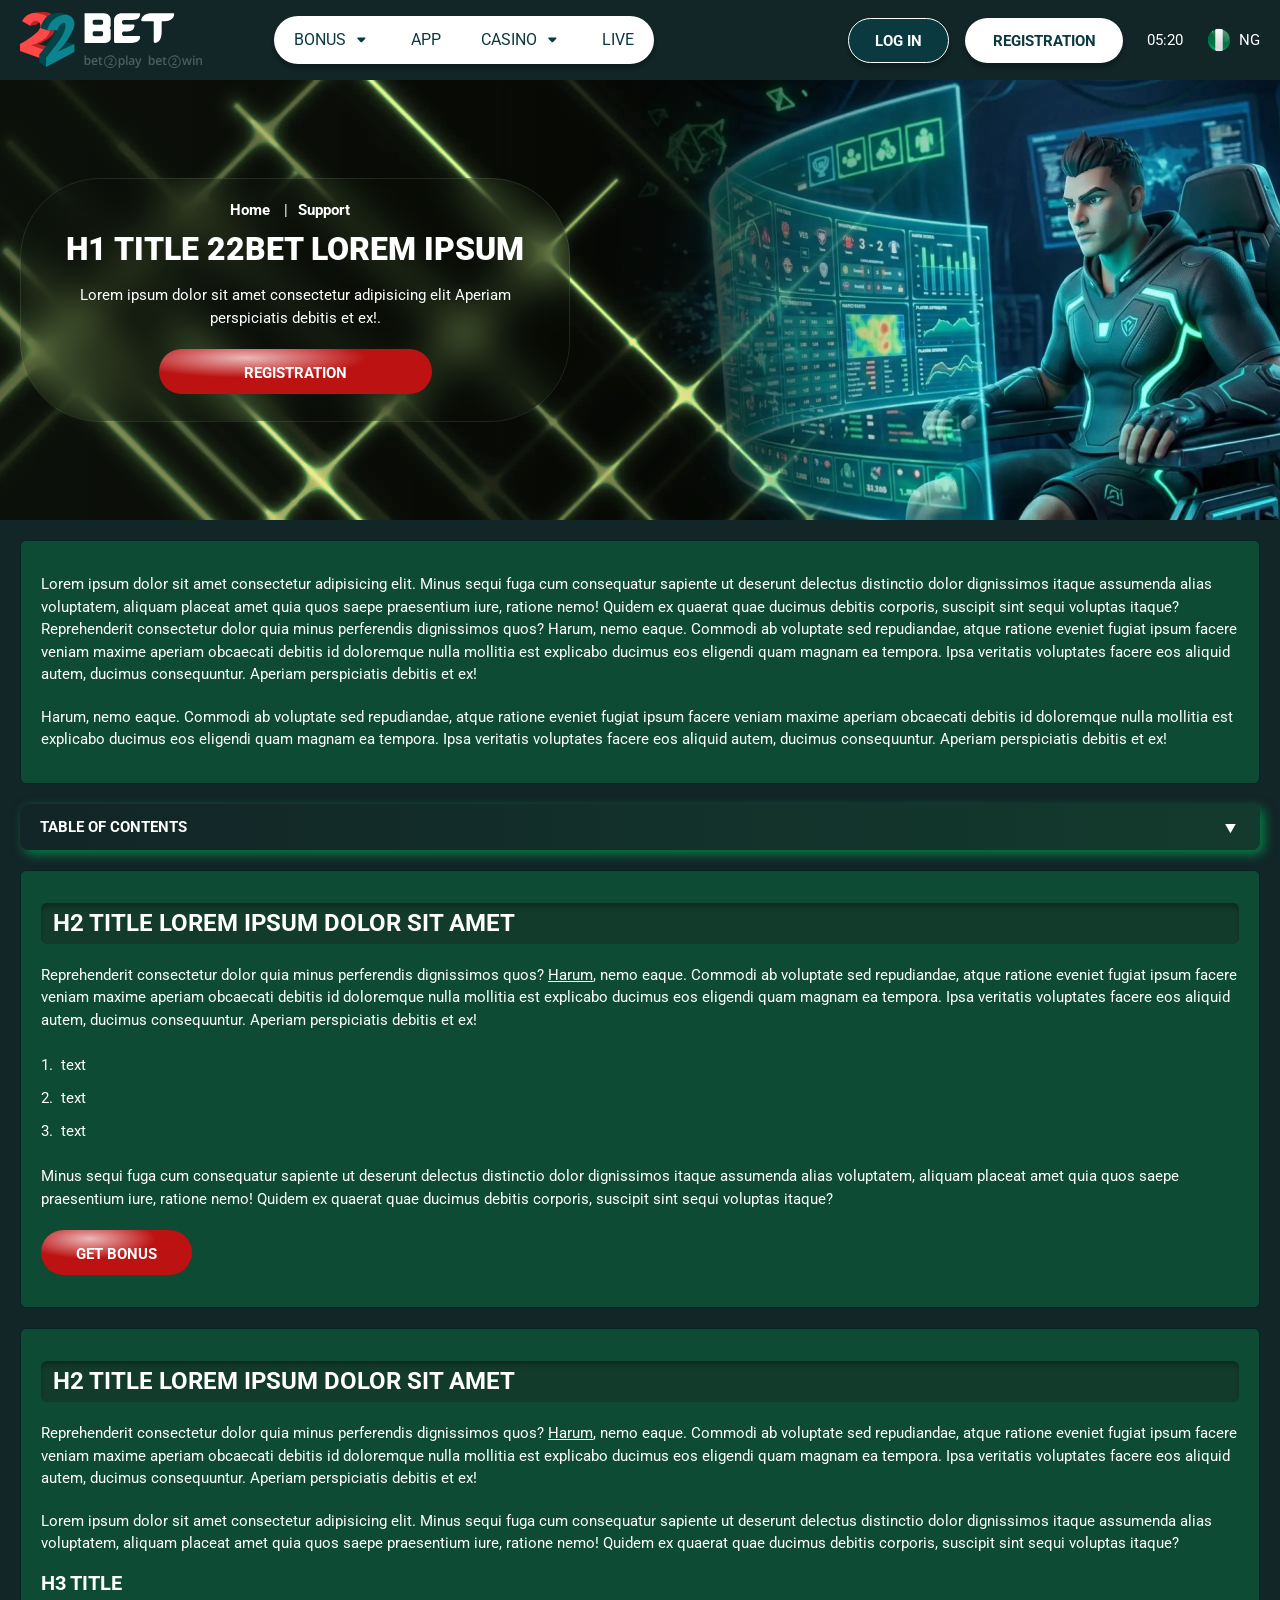
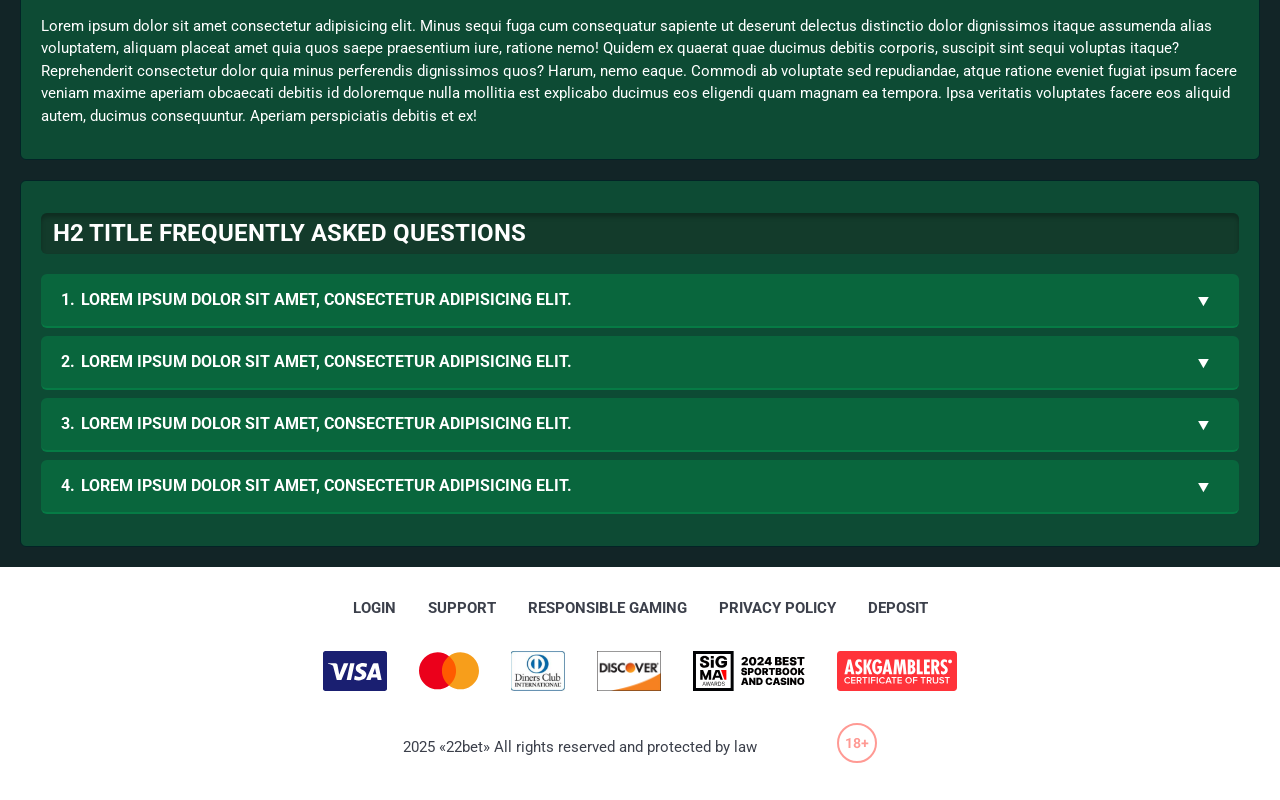
<file: support.html>
<!DOCTYPE html>
<html lang="ng">
  <head>
    <meta charset="UTF-8" />
   
    <meta name="viewport" content="width=device-width, initial-scale=1.0" />
    <title>22Bet </title>
    <meta name="description" content />
    <meta property="og:site_name" content />
    <meta property="og:title" content />
    <meta property="og:type" content="website" />
    <meta property="og:url" content />
    <meta property="og:image" content />
    <meta property="og:image:alt" content />
    <meta property="og:locale" content="ng" />
    <meta property="og:description" content />
    <link rel="preconnect" href="https://fonts.googleapis.com" />
    <link rel="preconnect" href="https://fonts.gstatic.com" crossorigin="anonymous" />
   <link href="https://fonts.googleapis.com/css2?family=Open+Sans:ital,wght@0,300..800;1,300..800&display=swap" rel="stylesheet">
<link href="https://fonts.googleapis.com/css?family=Roboto+Condensed&display=swap" rel="stylesheet">
<link href="https://fonts.googleapis.com/css2?family=Roboto:ital,wght@0,100..900;1,100..900&display=swap" rel="stylesheet">

   <link rel="stylesheet" href="./css/reset.css" />
    <link rel="stylesheet" href="./css/main.css" />
    <link rel="stylesheet" href="./css/media.css"/>
    <link rel="icon" href="./images/Group.png" type="image/x-icon"/>
    <script
    src="https://code.jquery.com/jquery-3.6.1.min.js"
    integrity="sha256-o88AwQnZB+VDvE9tvIXrMQaPlFFSUTR+nldQm1LuPXQ="
    crossorigin="anonymous"
  ></script>
  </head>
  <body>
    <header class="header">
      <section class="content header__content">
        <a href="./index.html" class="logo header__logo"
          ><img src="./images/logo.svg" alt="logo" title
        /></a>
        <button class="header__btn-menu" >
          <svg width="16px" height="16px" viewBox="0 0 16 16" xmlns="http://www.w3.org/2000/svg">
              <rect y="0" width="16" height="3" rx="1.5"></rect>
              <rect y="6.5" width="16" height="3" rx="1.5"></rect>
              <rect y="13" width="16" height="3" rx="1.5"></rect>
            </svg>
        </button>

          <nav class="menu header__menu">
            <ul class="header__menu-list">
                
              <li class="" >
              <div class="header__menu-wrapper">
                <div class="js-button-expander js-button-expander--menu" >
                <a href="./bonus.html" >
                <span>Bonus</span>
              </a>
              </div>
              <div class="header__menu-wrap js-expand-content js-expand-content--menu">
                <ul >
                  <li>
                    <a href="./freeSpins.html">
                    <span>Free Spins</span>
                  </a></li>
                  <li><a href="./promoCode.html">
                    <span>Promo Code</span>
                  </a>
                </li>
                  <li><a href="./welcomeBonus.html">
                    <span>Welcome Bonus</span>
                  </a>
                </li>
                <li><a href="./vip.html">
                    <span>VIP</span>
                  </a>
                </li>
                </ul>
              </div>
              </div>
               <a href="./bonus.html" class="header__menu-item">
                <span>Bonus</span>
              </a>
            </li>
              <li>
                <a href="./app.html">
                 App
                </a>
              </li>
              
              <li class="">
              <div class="header__menu-wrapper">
                <div class="js-button-expander js-button-expander--menu" >
                <a href="./casino.html" >
                <span> Casino</span>
              </a>
              </div>
              <div class="header__menu-wrap js-expand-content js-expand-content--menu">
                <ul >
                  <li>
                    <a href="./slots.html">
                    <span>Slots</span>
                  </a></li>
                 
                </ul>
              </div>
              </div>
               <a href="./casino.html" class="header__menu-item">
                <span>Casino</span>
              </a>
            </li>
               <li>
                <a href="./live.html">
               Live
                </a>
              </li>
              <li>
                    <a href="./freeSpins.html">
                    <span>Free Spins</span>
                  </a></li>
                  <li><a href="./promoCode.html">
                    <span>Promo Code</span>
                  </a>
                </li>
                  <li><a href="./welcomeBonus.html">
                    <span>Welcome Bonus</span>
                  </a>
                </li>
                <li><a href="./vip.html">
                    <span>VIP</span>
                  </a>
                </li>
             <li>
                    <a href="./slots.html">
                    <span>Slots</span>
                  </a></li>
             
             
            </ul>
            <div class="header__button header__button-menu " >
              <a href="#" class="button  button__login-menu">log in</a>
              <a href="#" class="button button__menu">registration</a>
            </div>
           
          </nav>
            <a href="#" class="button button__login">log in</a>
            <a href="#" class="button button__singup">registration</a>
            <div id="clock" class="header__time">00:00</div>
            <a href="#" class="header__flag">
                <span><img src="./images/flag.png" alt="flag" title /></span>
                <span>ng</span>
              </a>
      </section>
    </header>
     <main class="main home main-page">
        <section class=" hero hero__page">
           
            <div class="background">
              <img src="./images/layout-images/bg-support.webp" alt="hero" title />
              
            </div>
              <div class="hero__wrapper hero__wrapper-page">
              <div class="hero__data hero__data-bonus">
                <ul
                class="breadcrumbs "
                
              >
                <li
                  
                >
                  <a href="/" >
                    <span >Home</span></a
                  >
                 
                </li>
                <li
                  
                >
                  <a href="#" > <span >Support</span></a>
                 
                </li>
              </ul>
                <h1 class="title general hero__title">
             H1 Title 22bet Lorem ipsum
                </h1>
                 <p class="hero__text">Lorem ipsum dolor sit amet consectetur adipisicing elit Aperiam perspiciatis debitis et ex!.</p>
               
                <a href="#" class="button  hero__button ">registration</a>
               
              </div>
             
            </div>
          </section>
      <section class="main__wrap main__wrap-page">
       
       <section class="content__wrapper content__wrapper-page">

         
        
       
          <section class="content article">
            <p>
           Lorem ipsum dolor sit amet consectetur adipisicing elit. Minus sequi fuga cum consequatur sapiente ut deserunt delectus distinctio dolor dignissimos itaque assumenda alias voluptatem, aliquam placeat amet quia quos saepe praesentium iure, ratione nemo! Quidem ex quaerat quae ducimus debitis corporis, suscipit sint sequi voluptas itaque? Reprehenderit consectetur dolor quia minus perferendis dignissimos quos? Harum, nemo eaque. Commodi ab voluptate sed repudiandae, atque ratione eveniet fugiat ipsum facere veniam maxime aperiam obcaecati debitis id doloremque nulla mollitia est explicabo ducimus eos eligendi quam magnam ea tempora. Ipsa veritatis voluptates facere eos aliquid autem, ducimus consequuntur. Aperiam perspiciatis debitis et ex! </p>
            <p>
            Harum, nemo eaque. Commodi ab voluptate sed repudiandae, atque ratione eveniet fugiat ipsum facere veniam maxime aperiam obcaecati debitis id doloremque nulla mollitia est explicabo ducimus eos eligendi quam magnam ea tempora. Ipsa veritatis voluptates facere eos aliquid autem, ducimus consequuntur. Aperiam perspiciatis debitis et ex!
            </p>
          </section>
    
           
              <section class="content menu-review__content">
              

            
                <div class="menu__review-desk menu__review-content">table of contents</div>
                <ul class="menu__review menu__review-list">
                  <li><a href="#">H2 title  Lorem ipsum dolor sit amet</a></li>
                    <li><a href="#">H2 title  Lorem ipsum dolor sit amet</a></li>
                      <li><a href="#">H2 title  Lorem ipsum dolor sit amet</a></li>
                        <li><a href="#">H2 title  Lorem ipsum dolor sit amet</a></li>
                          <li><a href="#">H2 title  Lorem ipsum dolor sit amet</a></li>
                           <li><a href="#">H2 title Frequently Asked Questions</a></li>
                         
                          
                </ul>
             
          
          </section>
          
        
            <section class="content article">
            <h2 class="title high article__title">H2 title  Lorem ipsum dolor sit amet</h2>
            
            <p>
             Reprehenderit consectetur dolor quia minus perferendis dignissimos quos? <a href="#">Harum</a>, nemo eaque. Commodi ab voluptate sed repudiandae, atque ratione eveniet fugiat ipsum facere veniam maxime aperiam obcaecati debitis id doloremque nulla mollitia est explicabo ducimus eos eligendi quam magnam ea tempora. Ipsa veritatis voluptates facere eos aliquid autem, ducimus consequuntur. Aperiam perspiciatis debitis et ex!</p>
           
           <ol>
            <li>text</li>
            <li>text</li>
            <li>text</li>
                </ol>
              
              <p>Minus sequi fuga cum consequatur sapiente ut deserunt delectus distinctio dolor dignissimos itaque assumenda alias voluptatem, aliquam placeat amet quia quos saepe praesentium iure, ratione nemo! Quidem ex quaerat quae ducimus debitis corporis, suscipit sint sequi voluptas itaque? </p>
            <a href="#" class="button">Get Bonus</a>
            </section>
                <section class="content article">
            <h2 class="title high article__title">H2 title  Lorem ipsum dolor sit amet</h2>
            <p>Reprehenderit consectetur dolor quia minus perferendis dignissimos quos? <a href="#">Harum</a>, nemo eaque. Commodi ab voluptate sed repudiandae, atque ratione eveniet fugiat ipsum facere veniam maxime aperiam obcaecati debitis id doloremque nulla mollitia est explicabo ducimus eos eligendi quam magnam ea tempora. Ipsa veritatis voluptates facere eos aliquid autem, ducimus consequuntur. Aperiam perspiciatis debitis et ex!</p>
          <p>Lorem ipsum dolor sit amet consectetur adipisicing elit. Minus sequi fuga cum consequatur sapiente ut deserunt delectus distinctio dolor dignissimos itaque assumenda alias voluptatem, aliquam placeat amet quia quos saepe praesentium iure, ratione nemo! Quidem ex quaerat quae ducimus debitis corporis, suscipit sint sequi voluptas itaque? </p>
            <h3>h3 title</h3>
           <p>Lorem ipsum dolor sit amet consectetur adipisicing elit. Minus sequi fuga cum consequatur sapiente ut deserunt delectus distinctio dolor dignissimos itaque assumenda alias voluptatem, aliquam placeat amet quia quos saepe praesentium iure, ratione nemo! Quidem ex quaerat quae ducimus debitis corporis, suscipit sint sequi voluptas itaque? Reprehenderit consectetur dolor quia minus perferendis dignissimos quos? Harum, nemo eaque. Commodi ab voluptate sed repudiandae, atque ratione eveniet fugiat ipsum facere veniam maxime aperiam obcaecati debitis id doloremque nulla mollitia est explicabo ducimus eos eligendi quam magnam ea tempora. Ipsa veritatis voluptates facere eos aliquid autem, ducimus consequuntur. Aperiam perspiciatis debitis et ex!</p>
             </section>

          <section class="content faq">
            <h2 class="title high faq__title">H2 title  Frequently Asked Questions </h2>
            <ol class="faq__list " >
              <li class="faq__item"  >
                <h3 class="title medium faq__subtitle js-button-expander js-button-expander--faq"  > Lorem ipsum dolor sit amet, consectetur adipisicing elit.
                 </h3>
                <div  class="faq__answer js-expand-content js-expand-content--faq" >
                  <p  >
                  Lorem ipsum dolor sit amet, consectetur adipisicing elit. Dolorum velit harum repellendus quia distinctio dolorem temporibus totam nostrum facilis, incidunt ab dolor vel. Ipsum provident laborum atque, iste dolorum cupiditate at nam. Dignissimos accusamus ipsam, amet perspiciatis dolore quibusdam provident. </p>
                </div>
              </li>
              <li class="faq__item"  >
                <h3 class="title medium faq__subtitle js-button-expander js-button-expander--faq"  >Lorem ipsum dolor sit amet, consectetur adipisicing elit.</h3>
                <div class="faq__answer js-expand-content js-expand-content--faq" >
                  <p  >
                 Lorem ipsum dolor sit amet, consectetur adipisicing elit. Dolorum velit harum repellendus quia distinctio dolorem temporibus totam nostrum facilis, incidunt ab dolor vel. Ipsum provident laborum atque, iste dolorum cupiditate at nam. Dignissimos accusamus ipsam, amet perspiciatis dolore quibusdam provident. </p>
                </div>
              </li> 
              <li class="faq__item"  >
                <h3 class="title medium faq__subtitle js-button-expander js-button-expander--faq"  >Lorem ipsum dolor sit amet, consectetur adipisicing elit.</h3>
                <div class="faq__answer js-expand-content js-expand-content--faq" >
                  <p  >
                  Lorem ipsum dolor sit amet, consectetur adipisicing elit. Dolorum velit harum repellendus quia distinctio dolorem temporibus totam nostrum facilis, incidunt ab dolor vel. Ipsum provident laborum atque, iste dolorum cupiditate at nam. Dignissimos accusamus ipsam, amet perspiciatis dolore quibusdam provident. </p>
                </div>
              </li> 
              <li class="faq__item"  >
                <h3 class="title medium faq__subtitle js-button-expander js-button-expander--faq"  >Lorem ipsum dolor sit amet, consectetur adipisicing elit.</h3>
                <div class="faq__answer js-expand-content js-expand-content--faq" >
                  <p  >
                  Lorem ipsum dolor sit amet, consectetur adipisicing elit. Dolorum velit harum repellendus quia distinctio dolorem temporibus totam nostrum facilis, incidunt ab dolor vel. Ipsum provident laborum atque, iste dolorum cupiditate at nam. Dignissimos accusamus ipsam, amet perspiciatis dolore quibusdam provident.</p>
                </div>
              </li> 
             
            </ol>
          </section>
          
        </section> 
      
        <div class=""  onclick="scrollToTop()">
          <button class="main__arrow" id="scrollToTopBtn"></button>
        </div> 
        
      </section>
    </main> 
     <footer class=" footer ">
      <section class="content footer__content">
        <ul class="footer__menu">
         <li><a href="./login.html">Login</a></li>
         <li><a href="./support.html">Support</a></li>
         <li><a href="./responsible.html">Responsible Gaming</a></li>
         <li><a href="./policy.html">Privacy Policy</a></li>
         <li><a href="./deposit.html">Deposit</a></li>
        </ul>
       
          <ul class="footer__cards-list">
           
            <li>
              <a href="#"
                ><img src="./images/visa.svg" alt="cardvisa" title
              /></a>
            </li>
            <li>
              <a href="#"
                ><img
                  src="./images/mastercard.svg"
                  alt="mastercard"
                  title
              /></a>
            </li>
            <li>
                <a href="#"
                  ><img src="./images/diners.svg" alt="diners" title
                /></a>
              </li>
              <li>
                <a href="#"
                  ><img src="./images/discover.svg" alt="discover" title
                /></a>
              </li>
              <li>
                <a href="#"
                  ><img src="./images/sigma.svg" alt="sigma" title
                /></a>
              </li>
              <li>
                <a href="#"
                  ><img src="./images/ask.svg" alt="ask" title
                /></a>
              </li>
            
          </ul>
       
        <div class="footer__wrapp">
          <div class="footer__text">
           <p>2025 «22bet» All rights reserved and protected by law
</p>
           
          </div>
          <div class="footer__age">
            <img src="./images/age.svg" alt="age" title />
          </div>
        </div>
      
      </section>
    </footer>
    <script src="./js/arrowUp.js" defer></script>
    <script src="./js/sidebar.js" defer></script>
    <script src="./js/expander.js" defer></script>
    <script src="./js/mobile-menu.js" defer></script>
    <script src="./js/clock.js" defer></script>
  </body>
</html>
</file>
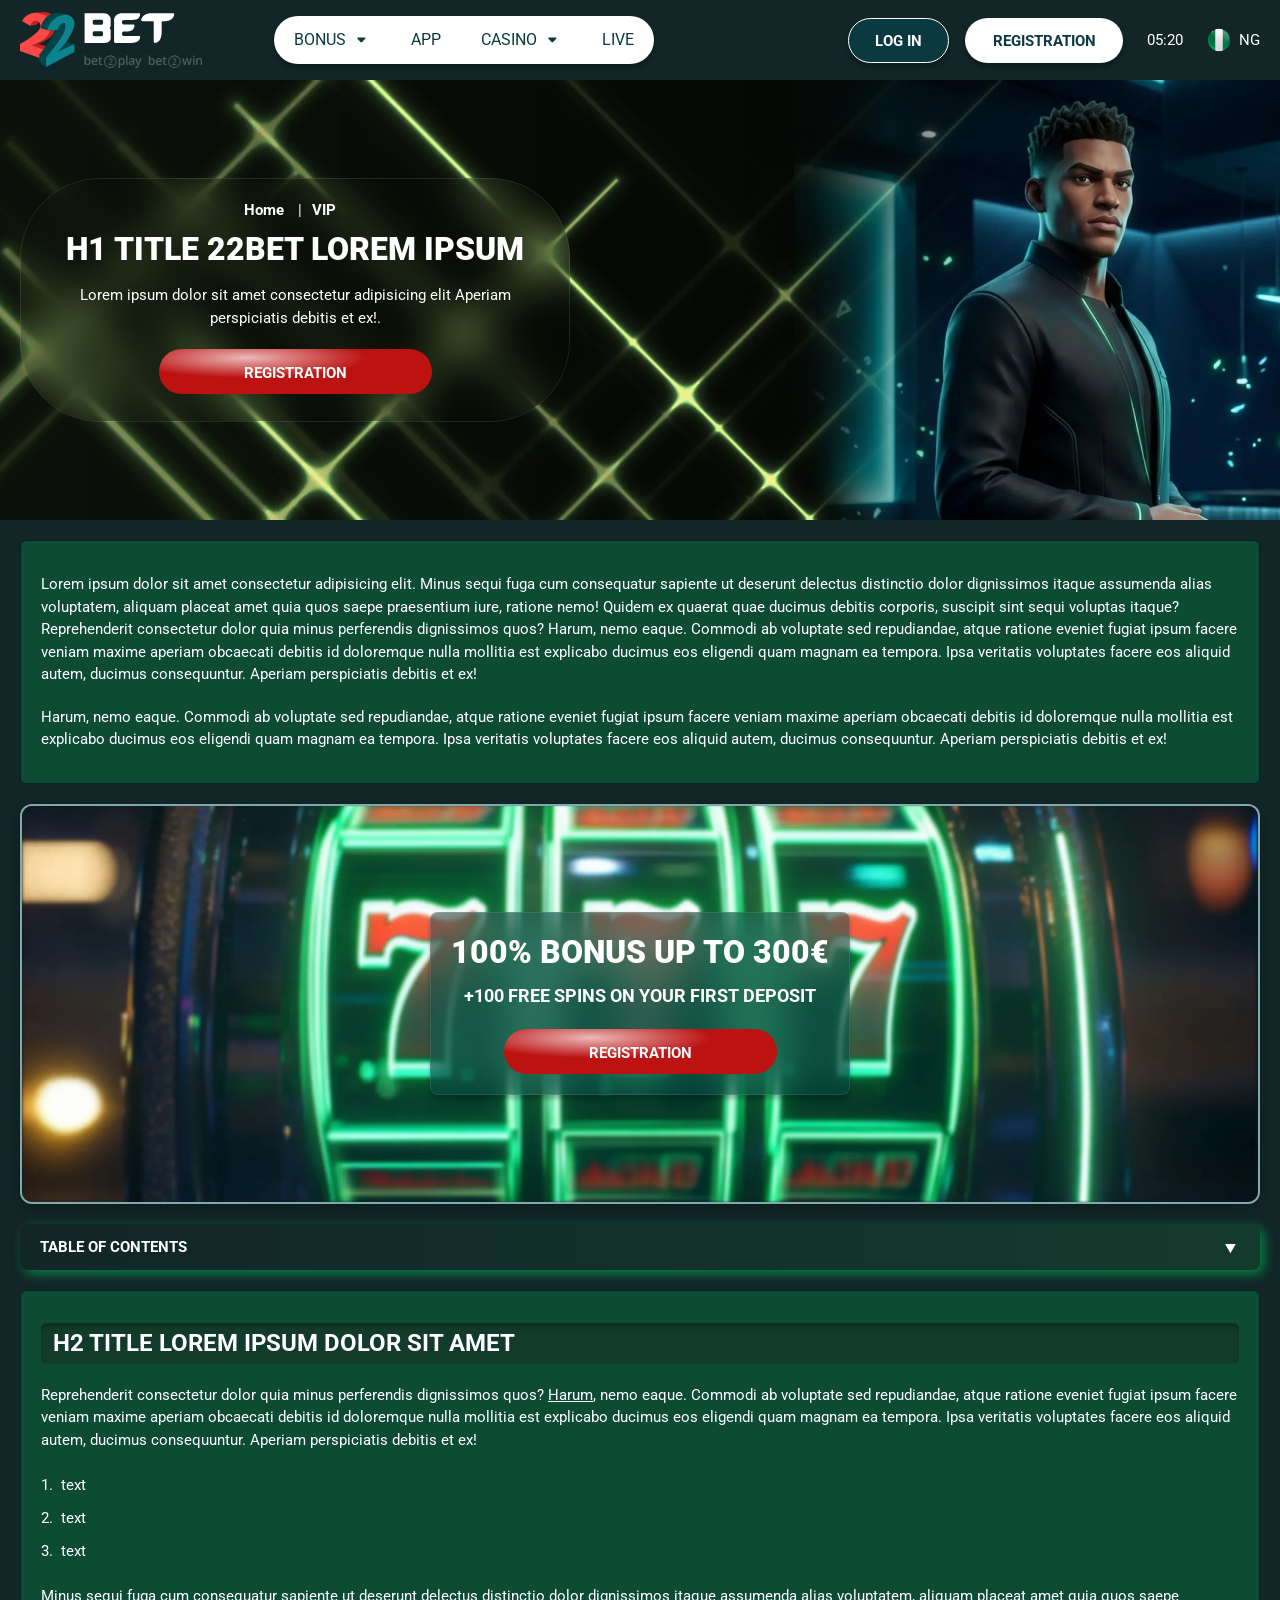
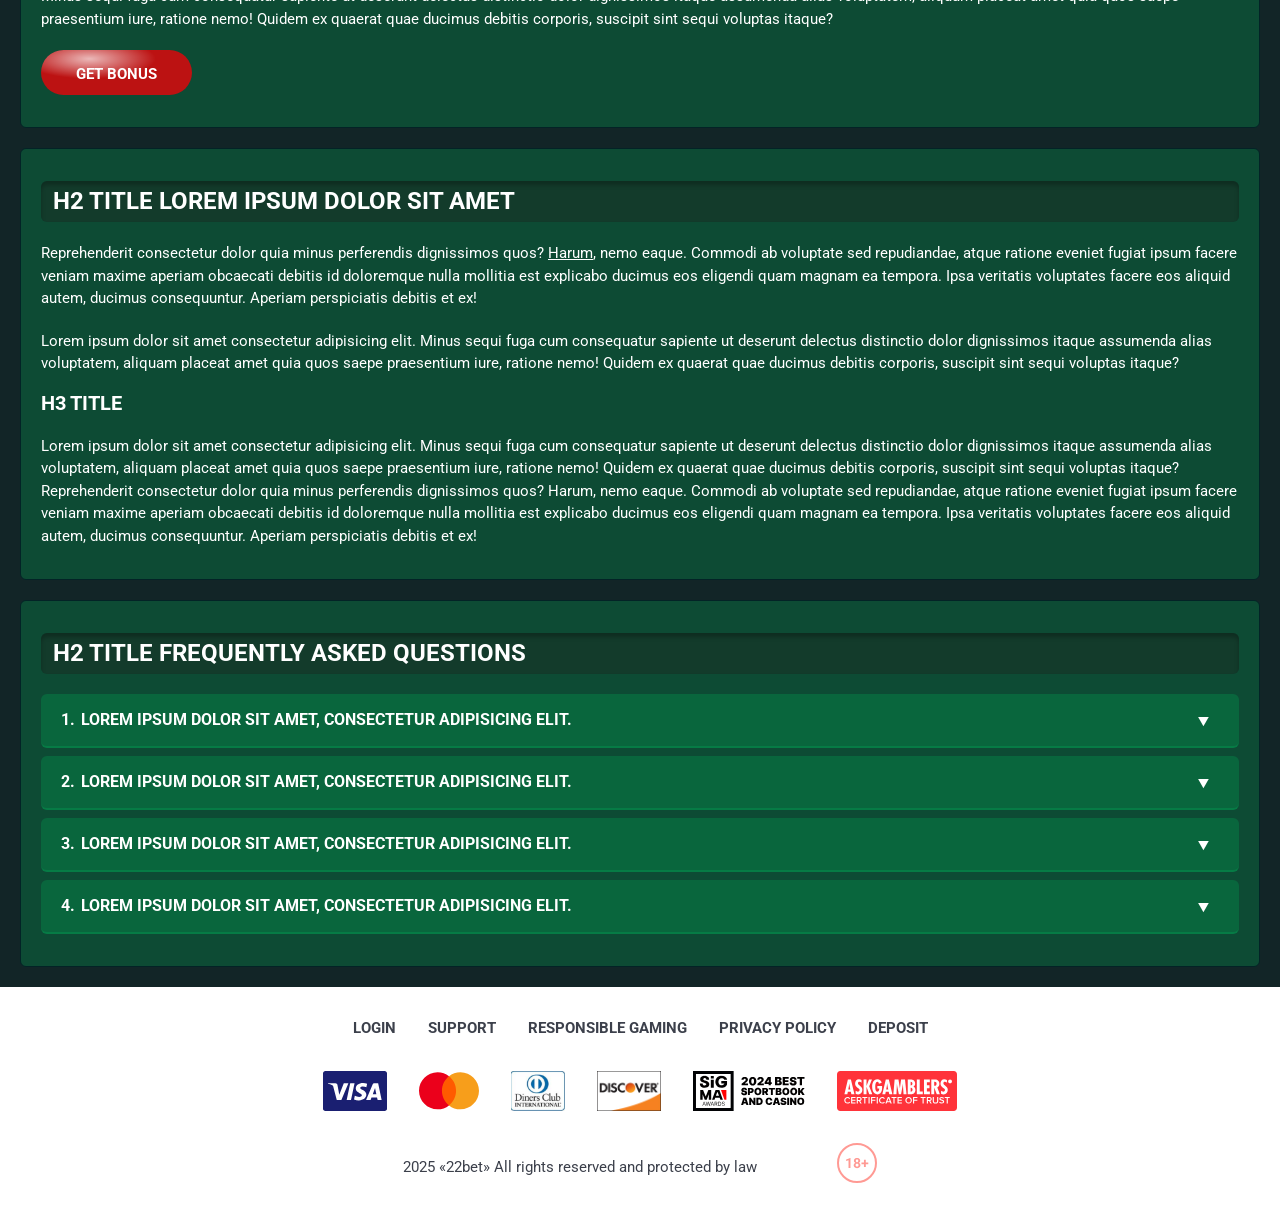
<file: vip.html>
<!DOCTYPE html>
<html lang="ng">
  <head>
    <meta charset="UTF-8" />
   
    <meta name="viewport" content="width=device-width, initial-scale=1.0" />
    <title>22Bet </title>
    <meta name="description" content />
    <meta property="og:site_name" content />
    <meta property="og:title" content />
    <meta property="og:type" content="website" />
    <meta property="og:url" content />
    <meta property="og:image" content />
    <meta property="og:image:alt" content />
    <meta property="og:locale" content="ng" />
    <meta property="og:description" content />
    <link rel="preconnect" href="https://fonts.googleapis.com" />
    <link rel="preconnect" href="https://fonts.gstatic.com" crossorigin="anonymous" />
   <link href="https://fonts.googleapis.com/css2?family=Open+Sans:ital,wght@0,300..800;1,300..800&display=swap" rel="stylesheet">
<link href="https://fonts.googleapis.com/css?family=Roboto+Condensed&display=swap" rel="stylesheet">
<link href="https://fonts.googleapis.com/css2?family=Roboto:ital,wght@0,100..900;1,100..900&display=swap" rel="stylesheet">

   <link rel="stylesheet" href="./css/reset.css" />
    <link rel="stylesheet" href="./css/main.css" />
    <link rel="stylesheet" href="./css/media.css"/>
    <link rel="icon" href="./images/Group.png" type="image/x-icon"/>
    <script
    src="https://code.jquery.com/jquery-3.6.1.min.js"
    integrity="sha256-o88AwQnZB+VDvE9tvIXrMQaPlFFSUTR+nldQm1LuPXQ="
    crossorigin="anonymous"
  ></script>
  </head>
  <body>
    <header class="header">
      <section class="content header__content">
        <a href="./index.html" class="logo header__logo"
          ><img src="./images/logo.svg" alt="logo" title
        /></a>
        <button class="header__btn-menu" >
          <svg width="16px" height="16px" viewBox="0 0 16 16" xmlns="http://www.w3.org/2000/svg">
              <rect y="0" width="16" height="3" rx="1.5"></rect>
              <rect y="6.5" width="16" height="3" rx="1.5"></rect>
              <rect y="13" width="16" height="3" rx="1.5"></rect>
            </svg>
        </button>

          <nav class="menu header__menu">
            <ul class="header__menu-list">
                
              <li class="" >
              <div class="header__menu-wrapper">
                <div class="js-button-expander js-button-expander--menu" >
                <a href="./bonus.html" >
                <span>Bonus</span>
              </a>
              </div>
              <div class="header__menu-wrap js-expand-content js-expand-content--menu">
                <ul >
                  <li>
                    <a href="./freeSpins.html">
                    <span>Free Spins</span>
                  </a></li>
                  <li><a href="./promoCode.html">
                    <span>Promo Code</span>
                  </a>
                </li>
                  <li><a href="./welcomeBonus.html">
                    <span>Welcome Bonus</span>
                  </a>
                </li>
                <li><a href="./vip.html">
                    <span>VIP</span>
                  </a>
                </li>
                </ul>
              </div>
              </div>
               <a href="./bonus.html" class="header__menu-item">
                <span>Bonus</span>
              </a>
            </li>
              <li>
                <a href="./app.html">
                 App
                </a>
              </li>
              
              <li class="">
              <div class="header__menu-wrapper">
                <div class="js-button-expander js-button-expander--menu" >
                <a href="./casino.html" >
                <span> Casino</span>
              </a>
              </div>
              <div class="header__menu-wrap js-expand-content js-expand-content--menu">
                <ul >
                  <li>
                    <a href="./slots.html">
                    <span>Slots</span>
                  </a></li>
                 
                </ul>
              </div>
              </div>
               <a href="./casino.html" class="header__menu-item">
                <span>Casino</span>
              </a>
            </li>
               <li>
                <a href="./live.html">
               Live
                </a>
              </li>
              <li>
                    <a href="./freeSpins.html">
                    <span>Free Spins</span>
                  </a></li>
                  <li><a href="./promoCode.html">
                    <span>Promo Code</span>
                  </a>
                </li>
                  <li><a href="./welcomeBonus.html">
                    <span>Welcome Bonus</span>
                  </a>
                </li>
                <li><a href="./vip.html">
                    <span>VIP</span>
                  </a>
                </li>
             <li>
                    <a href="./slots.html">
                    <span>Slots</span>
                  </a></li>
             
             
            </ul>
            <div class="header__button header__button-menu " >
              <a href="#" class="button  button__login-menu">log in</a>
              <a href="#" class="button button__menu">registration</a>
            </div>
           
          </nav>
            <a href="#" class="button button__login">log in</a>
            <a href="#" class="button button__singup">registration</a>
            <div id="clock" class="header__time">00:00</div>
            <a href="#" class="header__flag">
                <span><img src="./images/flag.png" alt="flag" title /></span>
                <span>ng</span>
              </a>
      </section>
    </header>
     <main class="main home main-page">
        <section class=" hero hero__page">
           
            <div class="background">
              <img src="./images/layout-images/bg-vip.webp" alt="hero" title />
              
            </div>
              <div class="hero__wrapper hero__wrapper-page">
              <div class="hero__data hero__data-bonus">
                <ul
                class="breadcrumbs "
                
              >
                <li
                  
                >
                  <a href="/" >
                    <span >Home</span></a
                  >
                 
                </li>
                <li
                  
                >
                  <a href="#" > <span >VIP</span></a>
                 
                </li>
              </ul>
                <h1 class="title general hero__title">
                H1 Title 22bet Lorem ipsum
                </h1>
                 <p class="hero__text">Lorem ipsum dolor sit amet consectetur adipisicing elit Aperiam perspiciatis debitis et ex!.</p>
               
                <a href="#" class="button  hero__button ">registration</a>
               
              </div>
             
            </div>
          </section>
      <section class="main__wrap main__wrap-page">
       
       <section class="content__wrapper content__wrapper-page">

         
        
       
          <section class="content article">
            <p>
           Lorem ipsum dolor sit amet consectetur adipisicing elit. Minus sequi fuga cum consequatur sapiente ut deserunt delectus distinctio dolor dignissimos itaque assumenda alias voluptatem, aliquam placeat amet quia quos saepe praesentium iure, ratione nemo! Quidem ex quaerat quae ducimus debitis corporis, suscipit sint sequi voluptas itaque? Reprehenderit consectetur dolor quia minus perferendis dignissimos quos? Harum, nemo eaque. Commodi ab voluptate sed repudiandae, atque ratione eveniet fugiat ipsum facere veniam maxime aperiam obcaecati debitis id doloremque nulla mollitia est explicabo ducimus eos eligendi quam magnam ea tempora. Ipsa veritatis voluptates facere eos aliquid autem, ducimus consequuntur. Aperiam perspiciatis debitis et ex! </p>
            <p>
            Harum, nemo eaque. Commodi ab voluptate sed repudiandae, atque ratione eveniet fugiat ipsum facere veniam maxime aperiam obcaecati debitis id doloremque nulla mollitia est explicabo ducimus eos eligendi quam magnam ea tempora. Ipsa veritatis voluptates facere eos aliquid autem, ducimus consequuntur. Aperiam perspiciatis debitis et ex!
            </p>
          </section>
    
             <section class="content banner banner-main">
            <div class="background ">
              
              <img src="./images/layout-images/banner-vip.webp" alt="banner" title />
              
            </div>
            <div class="banner__info">
              
              <h2 class="title high banner__title-main">
              100% BONUS UP TO 300€
              </h2>
            <p class="banner__subtitle">+100 free spins on your first deposit</p>
              <a href="#" class="button banner__button">registration</a>
             
            </div>
          </section>
          
      
              <section class="content menu-review__content">
              

            
                <div class="menu__review-desk menu__review-content">table of contents</div>
                <ul class="menu__review menu__review-list">
                  <li><a href="#">H2 title  Lorem ipsum dolor sit amet</a></li>
                    <li><a href="#">H2 title  Lorem ipsum dolor sit amet</a></li>
                      <li><a href="#">H2 title  Lorem ipsum dolor sit amet</a></li>
                        <li><a href="#">H2 title  Lorem ipsum dolor sit amet</a></li>
                          <li><a href="#">H2 title  Lorem ipsum dolor sit amet</a></li>
                           <li><a href="#">H2 title Frequently Asked Questions</a></li>
                         
                          
                </ul>
             
          
          </section>
          
        
            <section class="content article">
            <h2 class="title high article__title">H2 title  Lorem ipsum dolor sit amet</h2>
            
            <p>
             Reprehenderit consectetur dolor quia minus perferendis dignissimos quos? <a href="#">Harum</a>, nemo eaque. Commodi ab voluptate sed repudiandae, atque ratione eveniet fugiat ipsum facere veniam maxime aperiam obcaecati debitis id doloremque nulla mollitia est explicabo ducimus eos eligendi quam magnam ea tempora. Ipsa veritatis voluptates facere eos aliquid autem, ducimus consequuntur. Aperiam perspiciatis debitis et ex!</p>
           
           <ol>
            <li>text</li>
            <li>text</li>
            <li>text</li>
                </ol>
              
              <p>Minus sequi fuga cum consequatur sapiente ut deserunt delectus distinctio dolor dignissimos itaque assumenda alias voluptatem, aliquam placeat amet quia quos saepe praesentium iure, ratione nemo! Quidem ex quaerat quae ducimus debitis corporis, suscipit sint sequi voluptas itaque? </p>
            <a href="#" class="button">Get Bonus</a>
            </section>
                <section class="content article">
            <h2 class="title high article__title">H2 title  Lorem ipsum dolor sit amet</h2>
            <p>Reprehenderit consectetur dolor quia minus perferendis dignissimos quos? <a href="#">Harum</a>, nemo eaque. Commodi ab voluptate sed repudiandae, atque ratione eveniet fugiat ipsum facere veniam maxime aperiam obcaecati debitis id doloremque nulla mollitia est explicabo ducimus eos eligendi quam magnam ea tempora. Ipsa veritatis voluptates facere eos aliquid autem, ducimus consequuntur. Aperiam perspiciatis debitis et ex!</p>
          <p>Lorem ipsum dolor sit amet consectetur adipisicing elit. Minus sequi fuga cum consequatur sapiente ut deserunt delectus distinctio dolor dignissimos itaque assumenda alias voluptatem, aliquam placeat amet quia quos saepe praesentium iure, ratione nemo! Quidem ex quaerat quae ducimus debitis corporis, suscipit sint sequi voluptas itaque? </p>
            <h3>h3 title</h3>
           <p>Lorem ipsum dolor sit amet consectetur adipisicing elit. Minus sequi fuga cum consequatur sapiente ut deserunt delectus distinctio dolor dignissimos itaque assumenda alias voluptatem, aliquam placeat amet quia quos saepe praesentium iure, ratione nemo! Quidem ex quaerat quae ducimus debitis corporis, suscipit sint sequi voluptas itaque? Reprehenderit consectetur dolor quia minus perferendis dignissimos quos? Harum, nemo eaque. Commodi ab voluptate sed repudiandae, atque ratione eveniet fugiat ipsum facere veniam maxime aperiam obcaecati debitis id doloremque nulla mollitia est explicabo ducimus eos eligendi quam magnam ea tempora. Ipsa veritatis voluptates facere eos aliquid autem, ducimus consequuntur. Aperiam perspiciatis debitis et ex!</p>
             </section>

          <section class="content faq">
            <h2 class="title high faq__title">H2 title  Frequently Asked Questions </h2>
            <ol class="faq__list " >
              <li class="faq__item"  >
                <h3 class="title medium faq__subtitle js-button-expander js-button-expander--faq"  > Lorem ipsum dolor sit amet, consectetur adipisicing elit.
                 </h3>
                <div  class="faq__answer js-expand-content js-expand-content--faq" >
                  <p  >
                  Lorem ipsum dolor sit amet, consectetur adipisicing elit. Dolorum velit harum repellendus quia distinctio dolorem temporibus totam nostrum facilis, incidunt ab dolor vel. Ipsum provident laborum atque, iste dolorum cupiditate at nam. Dignissimos accusamus ipsam, amet perspiciatis dolore quibusdam provident. </p>
                </div>
              </li>
              <li class="faq__item"  >
                <h3 class="title medium faq__subtitle js-button-expander js-button-expander--faq"  >Lorem ipsum dolor sit amet, consectetur adipisicing elit.</h3>
                <div class="faq__answer js-expand-content js-expand-content--faq" >
                  <p  >
                 Lorem ipsum dolor sit amet, consectetur adipisicing elit. Dolorum velit harum repellendus quia distinctio dolorem temporibus totam nostrum facilis, incidunt ab dolor vel. Ipsum provident laborum atque, iste dolorum cupiditate at nam. Dignissimos accusamus ipsam, amet perspiciatis dolore quibusdam provident. </p>
                </div>
              </li> 
              <li class="faq__item"  >
                <h3 class="title medium faq__subtitle js-button-expander js-button-expander--faq"  >Lorem ipsum dolor sit amet, consectetur adipisicing elit.</h3>
                <div class="faq__answer js-expand-content js-expand-content--faq" >
                  <p  >
                  Lorem ipsum dolor sit amet, consectetur adipisicing elit. Dolorum velit harum repellendus quia distinctio dolorem temporibus totam nostrum facilis, incidunt ab dolor vel. Ipsum provident laborum atque, iste dolorum cupiditate at nam. Dignissimos accusamus ipsam, amet perspiciatis dolore quibusdam provident. </p>
                </div>
              </li> 
              <li class="faq__item"  >
                <h3 class="title medium faq__subtitle js-button-expander js-button-expander--faq"  >Lorem ipsum dolor sit amet, consectetur adipisicing elit.</h3>
                <div class="faq__answer js-expand-content js-expand-content--faq" >
                  <p  >
                  Lorem ipsum dolor sit amet, consectetur adipisicing elit. Dolorum velit harum repellendus quia distinctio dolorem temporibus totam nostrum facilis, incidunt ab dolor vel. Ipsum provident laborum atque, iste dolorum cupiditate at nam. Dignissimos accusamus ipsam, amet perspiciatis dolore quibusdam provident.</p>
                </div>
              </li> 
             
            </ol>
          </section>
          
        </section> 
      
        <div class=""  onclick="scrollToTop()">
          <button class="main__arrow" id="scrollToTopBtn"></button>
        </div> 
        
      </section>
    </main> 
     <footer class=" footer ">
      <section class="content footer__content">
        <ul class="footer__menu">
         <li><a href="./login.html">Login</a></li>
         <li><a href="./support.html">Support</a></li>
         <li><a href="./responsible.html">Responsible Gaming</a></li>
         <li><a href="./policy.html">Privacy Policy</a></li>
         <li><a href="./deposit.html">Deposit</a></li>
        </ul>
       
          <ul class="footer__cards-list">
           
            <li>
              <a href="#"
                ><img src="./images/visa.svg" alt="cardvisa" title
              /></a>
            </li>
            <li>
              <a href="#"
                ><img
                  src="./images/mastercard.svg"
                  alt="mastercard"
                  title
              /></a>
            </li>
            <li>
                <a href="#"
                  ><img src="./images/diners.svg" alt="diners" title
                /></a>
              </li>
              <li>
                <a href="#"
                  ><img src="./images/discover.svg" alt="discover" title
                /></a>
              </li>
              <li>
                <a href="#"
                  ><img src="./images/sigma.svg" alt="sigma" title
                /></a>
              </li>
              <li>
                <a href="#"
                  ><img src="./images/ask.svg" alt="ask" title
                /></a>
              </li>
            
          </ul>
       
        <div class="footer__wrapp">
          <div class="footer__text">
           <p>2025 «22bet» All rights reserved and protected by law
</p>
           
          </div>
          <div class="footer__age">
            <img src="./images/age.svg" alt="age" title />
          </div>
        </div>
      
      </section>
    </footer>
    <script src="./js/arrowUp.js" defer></script>
    <script src="./js/sidebar.js" defer></script>
    <script src="./js/expander.js" defer></script>
    <script src="./js/mobile-menu.js" defer></script>
    <script src="./js/clock.js" defer></script>
  </body>
</html>
</file>
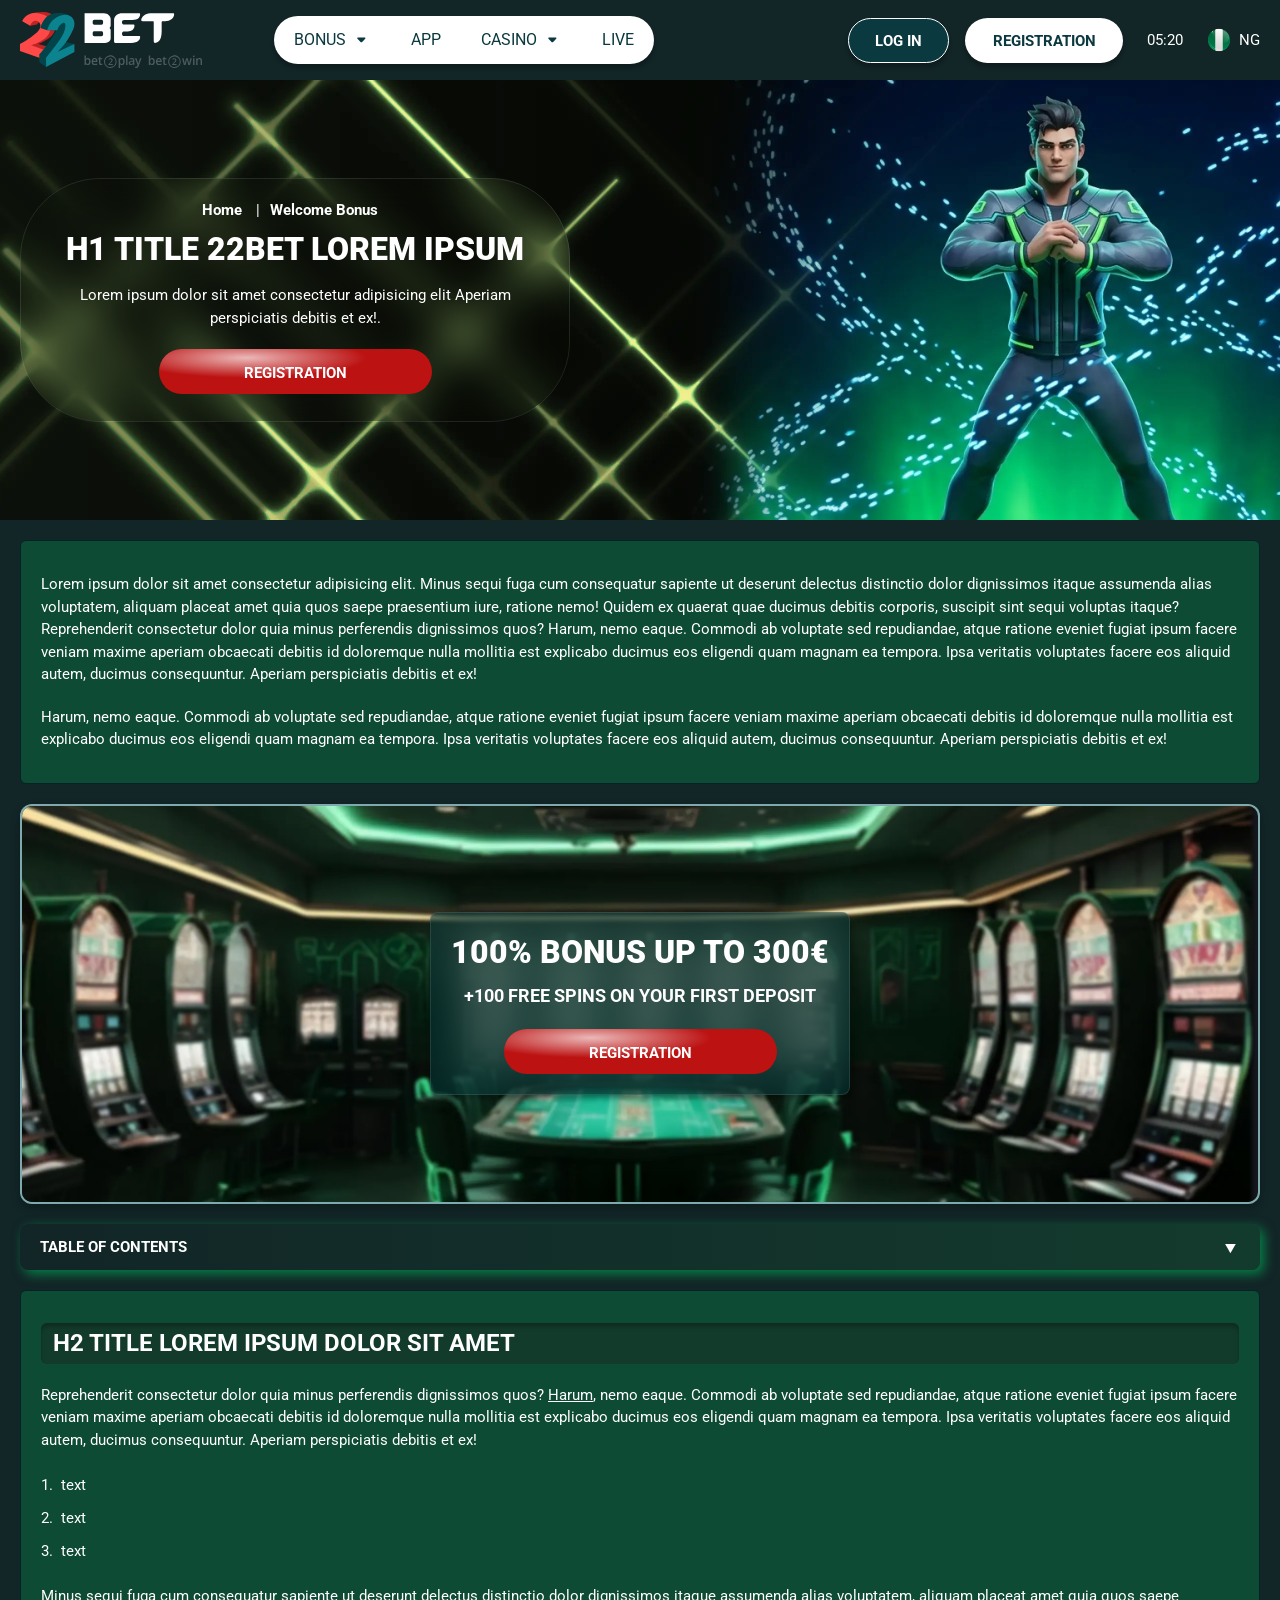
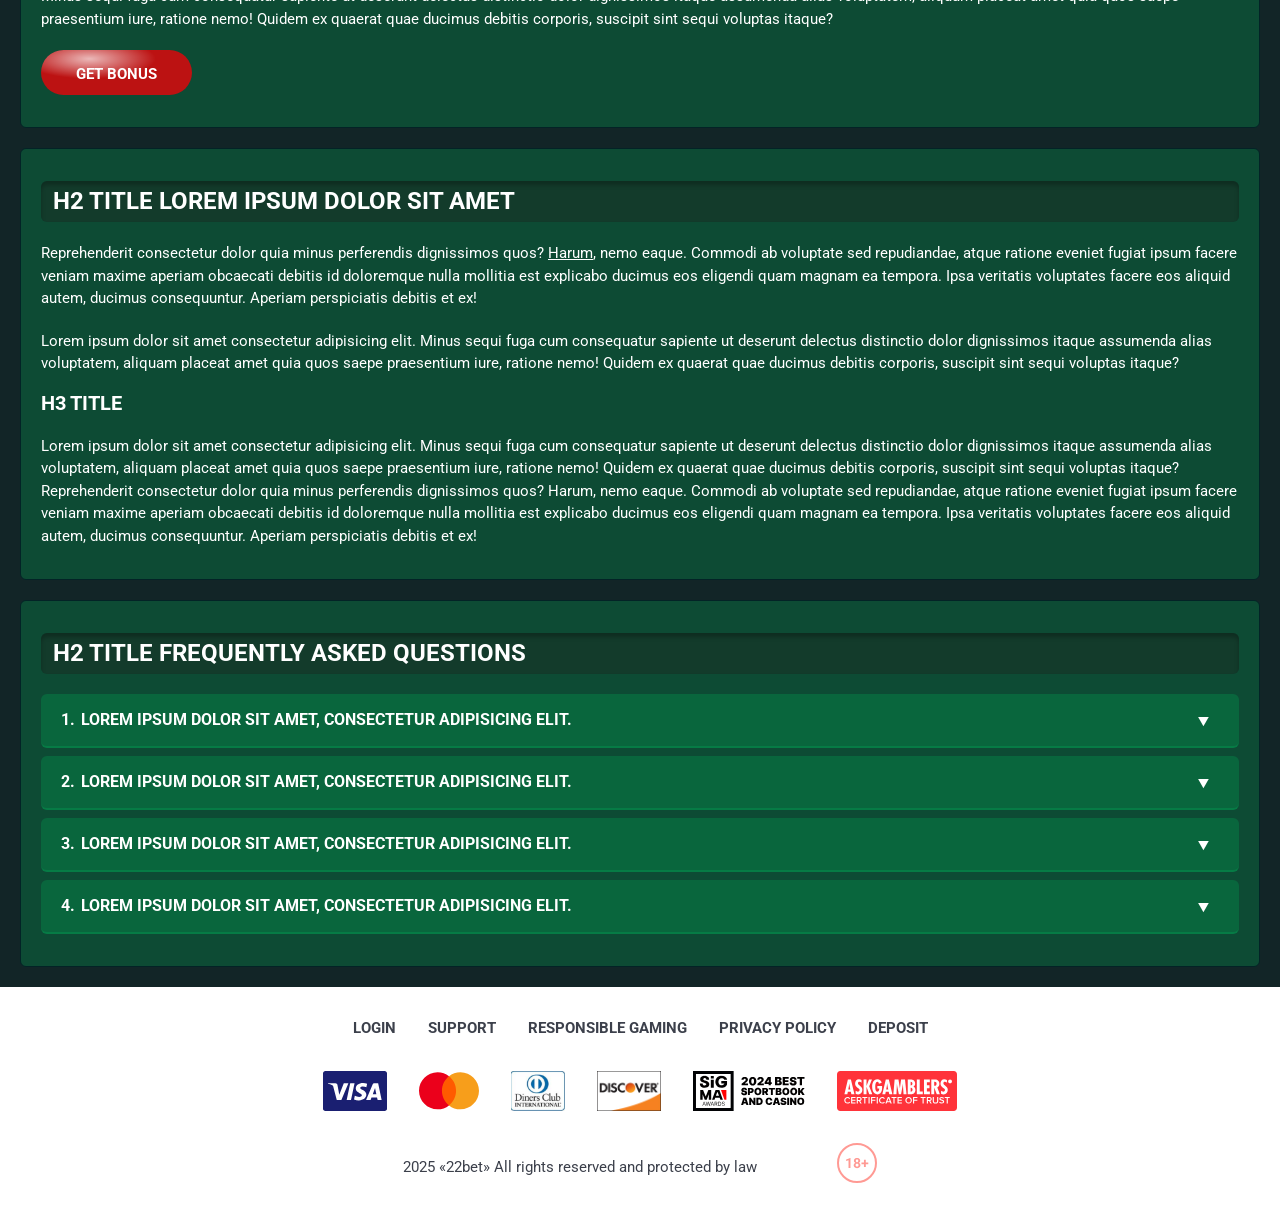
<file: welcomeBonus.html>
<!DOCTYPE html>
<html lang="ng">
  <head>
    <meta charset="UTF-8" />
   
    <meta name="viewport" content="width=device-width, initial-scale=1.0" />
    <title>22Bet </title>
    <meta name="description" content />
    <meta property="og:site_name" content />
    <meta property="og:title" content />
    <meta property="og:type" content="website" />
    <meta property="og:url" content />
    <meta property="og:image" content />
    <meta property="og:image:alt" content />
    <meta property="og:locale" content="ng" />
    <meta property="og:description" content />
    <link rel="preconnect" href="https://fonts.googleapis.com" />
    <link rel="preconnect" href="https://fonts.gstatic.com" crossorigin="anonymous" />
   <link href="https://fonts.googleapis.com/css2?family=Open+Sans:ital,wght@0,300..800;1,300..800&display=swap" rel="stylesheet">
<link href="https://fonts.googleapis.com/css?family=Roboto+Condensed&display=swap" rel="stylesheet">
<link href="https://fonts.googleapis.com/css2?family=Roboto:ital,wght@0,100..900;1,100..900&display=swap" rel="stylesheet">

   <link rel="stylesheet" href="./css/reset.css" />
    <link rel="stylesheet" href="./css/main.css" />
    <link rel="stylesheet" href="./css/media.css"/>
    <link rel="icon" href="./images/Group.png" type="image/x-icon"/>
    <script
    src="https://code.jquery.com/jquery-3.6.1.min.js"
    integrity="sha256-o88AwQnZB+VDvE9tvIXrMQaPlFFSUTR+nldQm1LuPXQ="
    crossorigin="anonymous"
  ></script>
  </head>
  <body>
    <header class="header">
      <section class="content header__content">
        <a href="./index.html" class="logo header__logo"
          ><img src="./images/logo.svg" alt="logo" title
        /></a>
        <button class="header__btn-menu" >
          <svg width="16px" height="16px" viewBox="0 0 16 16" xmlns="http://www.w3.org/2000/svg">
              <rect y="0" width="16" height="3" rx="1.5"></rect>
              <rect y="6.5" width="16" height="3" rx="1.5"></rect>
              <rect y="13" width="16" height="3" rx="1.5"></rect>
            </svg>
        </button>

          <nav class="menu header__menu">
            <ul class="header__menu-list">
                
              <li class="" >
              <div class="header__menu-wrapper">
                <div class="js-button-expander js-button-expander--menu" >
                <a href="./bonus.html" >
                <span>Bonus</span>
              </a>
              </div>
              <div class="header__menu-wrap js-expand-content js-expand-content--menu">
                <ul >
                  <li>
                    <a href="./freeSpins.html">
                    <span>Free Spins</span>
                  </a></li>
                  <li><a href="./promoCode.html">
                    <span>Promo Code</span>
                  </a>
                </li>
                  <li><a href="./welcomeBonus.html">
                    <span>Welcome Bonus</span>
                  </a>
                </li>
                <li><a href="./vip.html">
                    <span>VIP</span>
                  </a>
                </li>
                </ul>
              </div>
              </div>
               <a href="./bonus.html" class="header__menu-item">
                <span>Bonus</span>
              </a>
            </li>
              <li>
                <a href="./app.html">
                 App
                </a>
              </li>
              
              <li class="">
              <div class="header__menu-wrapper">
                <div class="js-button-expander js-button-expander--menu" >
                <a href="./casino.html" >
                <span> Casino</span>
              </a>
              </div>
              <div class="header__menu-wrap js-expand-content js-expand-content--menu">
                <ul >
                  <li>
                    <a href="./slots.html">
                    <span>Slots</span>
                  </a></li>
                 
                </ul>
              </div>
              </div>
               <a href="./casino.html" class="header__menu-item">
                <span>Casino</span>
              </a>
            </li>
               <li>
                <a href="./live.html">
               Live
                </a>
              </li>
              <li>
                    <a href="./freeSpins.html">
                    <span>Free Spins</span>
                  </a></li>
                  <li><a href="./promoCode.html">
                    <span>Promo Code</span>
                  </a>
                </li>
                  <li><a href="./welcomeBonus.html">
                    <span>Welcome Bonus</span>
                  </a>
                </li>
                <li><a href="./vip.html">
                    <span>VIP</span>
                  </a>
                </li>
             <li>
                    <a href="./slots.html">
                    <span>Slots</span>
                  </a></li>
             
             
            </ul>
            <div class="header__button header__button-menu " >
              <a href="#" class="button  button__login-menu">log in</a>
              <a href="#" class="button button__menu">registration</a>
            </div>
           
          </nav>
            <a href="#" class="button button__login">log in</a>
            <a href="#" class="button button__singup">registration</a>
            <div id="clock" class="header__time">00:00</div>
            <a href="#" class="header__flag">
                <span><img src="./images/flag.png" alt="flag" title /></span>
                <span>ng</span>
              </a>
      </section>
    </header>
     <main class="main home main-page">
        <section class=" hero hero__page">
           
            <div class="background">
              <img src="./images/layout-images/bg-welcome.webp" alt="hero" title />
              
            </div>
              <div class="hero__wrapper hero__wrapper-page">
              <div class="hero__data hero__data-bonus">
                <ul
                class="breadcrumbs "
                
              >
                <li
                  
                >
                  <a href="/" >
                    <span >Home</span></a
                  >
                 
                </li>
                <li
                  
                >
                  <a href="#" > <span >Welcome Bonus</span></a>
                 
                </li>
              </ul>
                <h1 class="title general hero__title">
                H1 Title 22bet Lorem ipsum
                </h1>
                 <p class="hero__text">Lorem ipsum dolor sit amet consectetur adipisicing elit Aperiam perspiciatis debitis et ex!.</p>
               
                <a href="#" class="button  hero__button ">registration</a>
               
              </div>
             
            </div>
          </section>
      <section class="main__wrap main__wrap-page">
       
       <section class="content__wrapper content__wrapper-page">

         
        
       
          <section class="content article">
            <p>
           Lorem ipsum dolor sit amet consectetur adipisicing elit. Minus sequi fuga cum consequatur sapiente ut deserunt delectus distinctio dolor dignissimos itaque assumenda alias voluptatem, aliquam placeat amet quia quos saepe praesentium iure, ratione nemo! Quidem ex quaerat quae ducimus debitis corporis, suscipit sint sequi voluptas itaque? Reprehenderit consectetur dolor quia minus perferendis dignissimos quos? Harum, nemo eaque. Commodi ab voluptate sed repudiandae, atque ratione eveniet fugiat ipsum facere veniam maxime aperiam obcaecati debitis id doloremque nulla mollitia est explicabo ducimus eos eligendi quam magnam ea tempora. Ipsa veritatis voluptates facere eos aliquid autem, ducimus consequuntur. Aperiam perspiciatis debitis et ex! </p>
            <p>
            Harum, nemo eaque. Commodi ab voluptate sed repudiandae, atque ratione eveniet fugiat ipsum facere veniam maxime aperiam obcaecati debitis id doloremque nulla mollitia est explicabo ducimus eos eligendi quam magnam ea tempora. Ipsa veritatis voluptates facere eos aliquid autem, ducimus consequuntur. Aperiam perspiciatis debitis et ex!
            </p>
          </section>
    
             <section class="content banner banner-main">
            <div class="background ">
              
              <img src="./images/layout-images/banner-welcome.webp" alt="banner" title />
              
            </div>
            <div class="banner__info">
              
              <h2 class="title high banner__title-main">
              100% BONUS UP TO 300€
              </h2>
            <p class="banner__subtitle">+100 free spins on your first deposit</p>
              <a href="#" class="button banner__button">registration</a>
             
            </div>
          </section>
          
      
              <section class="content menu-review__content">
              

            
                <div class="menu__review-desk menu__review-content">table of contents</div>
                <ul class="menu__review menu__review-list">
                  <li><a href="#">H2 title  Lorem ipsum dolor sit amet</a></li>
                    <li><a href="#">H2 title  Lorem ipsum dolor sit amet</a></li>
                      <li><a href="#">H2 title  Lorem ipsum dolor sit amet</a></li>
                        <li><a href="#">H2 title  Lorem ipsum dolor sit amet</a></li>
                          <li><a href="#">H2 title  Lorem ipsum dolor sit amet</a></li>
                           <li><a href="#">H2 title Frequently Asked Questions</a></li>
                         
                          
                </ul>
             
          
          </section>
          
        
            <section class="content article">
            <h2 class="title high article__title">H2 title  Lorem ipsum dolor sit amet</h2>
            
            <p>
             Reprehenderit consectetur dolor quia minus perferendis dignissimos quos? <a href="#">Harum</a>, nemo eaque. Commodi ab voluptate sed repudiandae, atque ratione eveniet fugiat ipsum facere veniam maxime aperiam obcaecati debitis id doloremque nulla mollitia est explicabo ducimus eos eligendi quam magnam ea tempora. Ipsa veritatis voluptates facere eos aliquid autem, ducimus consequuntur. Aperiam perspiciatis debitis et ex!</p>
           
           <ol>
            <li>text</li>
            <li>text</li>
            <li>text</li>
                </ol>
              
              <p>Minus sequi fuga cum consequatur sapiente ut deserunt delectus distinctio dolor dignissimos itaque assumenda alias voluptatem, aliquam placeat amet quia quos saepe praesentium iure, ratione nemo! Quidem ex quaerat quae ducimus debitis corporis, suscipit sint sequi voluptas itaque? </p>
            <a href="#" class="button">Get Bonus</a>
            </section>
                <section class="content article">
            <h2 class="title high article__title">H2 title  Lorem ipsum dolor sit amet</h2>
            <p>Reprehenderit consectetur dolor quia minus perferendis dignissimos quos? <a href="#">Harum</a>, nemo eaque. Commodi ab voluptate sed repudiandae, atque ratione eveniet fugiat ipsum facere veniam maxime aperiam obcaecati debitis id doloremque nulla mollitia est explicabo ducimus eos eligendi quam magnam ea tempora. Ipsa veritatis voluptates facere eos aliquid autem, ducimus consequuntur. Aperiam perspiciatis debitis et ex!</p>
          <p>Lorem ipsum dolor sit amet consectetur adipisicing elit. Minus sequi fuga cum consequatur sapiente ut deserunt delectus distinctio dolor dignissimos itaque assumenda alias voluptatem, aliquam placeat amet quia quos saepe praesentium iure, ratione nemo! Quidem ex quaerat quae ducimus debitis corporis, suscipit sint sequi voluptas itaque? </p>
            <h3>h3 title</h3>
           <p>Lorem ipsum dolor sit amet consectetur adipisicing elit. Minus sequi fuga cum consequatur sapiente ut deserunt delectus distinctio dolor dignissimos itaque assumenda alias voluptatem, aliquam placeat amet quia quos saepe praesentium iure, ratione nemo! Quidem ex quaerat quae ducimus debitis corporis, suscipit sint sequi voluptas itaque? Reprehenderit consectetur dolor quia minus perferendis dignissimos quos? Harum, nemo eaque. Commodi ab voluptate sed repudiandae, atque ratione eveniet fugiat ipsum facere veniam maxime aperiam obcaecati debitis id doloremque nulla mollitia est explicabo ducimus eos eligendi quam magnam ea tempora. Ipsa veritatis voluptates facere eos aliquid autem, ducimus consequuntur. Aperiam perspiciatis debitis et ex!</p>
             </section>

          <section class="content faq">
            <h2 class="title high faq__title">H2 title  Frequently Asked Questions </h2>
            <ol class="faq__list " >
              <li class="faq__item"  >
                <h3 class="title medium faq__subtitle js-button-expander js-button-expander--faq"  > Lorem ipsum dolor sit amet, consectetur adipisicing elit.
                 </h3>
                <div  class="faq__answer js-expand-content js-expand-content--faq" >
                  <p  >
                  Lorem ipsum dolor sit amet, consectetur adipisicing elit. Dolorum velit harum repellendus quia distinctio dolorem temporibus totam nostrum facilis, incidunt ab dolor vel. Ipsum provident laborum atque, iste dolorum cupiditate at nam. Dignissimos accusamus ipsam, amet perspiciatis dolore quibusdam provident. </p>
                </div>
              </li>
              <li class="faq__item"  >
                <h3 class="title medium faq__subtitle js-button-expander js-button-expander--faq"  >Lorem ipsum dolor sit amet, consectetur adipisicing elit.</h3>
                <div class="faq__answer js-expand-content js-expand-content--faq" >
                  <p  >
                 Lorem ipsum dolor sit amet, consectetur adipisicing elit. Dolorum velit harum repellendus quia distinctio dolorem temporibus totam nostrum facilis, incidunt ab dolor vel. Ipsum provident laborum atque, iste dolorum cupiditate at nam. Dignissimos accusamus ipsam, amet perspiciatis dolore quibusdam provident. </p>
                </div>
              </li> 
              <li class="faq__item"  >
                <h3 class="title medium faq__subtitle js-button-expander js-button-expander--faq"  >Lorem ipsum dolor sit amet, consectetur adipisicing elit.</h3>
                <div class="faq__answer js-expand-content js-expand-content--faq" >
                  <p  >
                  Lorem ipsum dolor sit amet, consectetur adipisicing elit. Dolorum velit harum repellendus quia distinctio dolorem temporibus totam nostrum facilis, incidunt ab dolor vel. Ipsum provident laborum atque, iste dolorum cupiditate at nam. Dignissimos accusamus ipsam, amet perspiciatis dolore quibusdam provident. </p>
                </div>
              </li> 
              <li class="faq__item"  >
                <h3 class="title medium faq__subtitle js-button-expander js-button-expander--faq"  >Lorem ipsum dolor sit amet, consectetur adipisicing elit.</h3>
                <div class="faq__answer js-expand-content js-expand-content--faq" >
                  <p  >
                  Lorem ipsum dolor sit amet, consectetur adipisicing elit. Dolorum velit harum repellendus quia distinctio dolorem temporibus totam nostrum facilis, incidunt ab dolor vel. Ipsum provident laborum atque, iste dolorum cupiditate at nam. Dignissimos accusamus ipsam, amet perspiciatis dolore quibusdam provident.</p>
                </div>
              </li> 
             
            </ol>
          </section>
          
        </section> 
      
        <div class=""  onclick="scrollToTop()">
          <button class="main__arrow" id="scrollToTopBtn"></button>
        </div> 
        
      </section>
    </main> 
     <footer class=" footer ">
      <section class="content footer__content">
        <ul class="footer__menu">
         <li><a href="./login.html">Login</a></li>
         <li><a href="./support.html">Support</a></li>
         <li><a href="./responsible.html">Responsible Gaming</a></li>
         <li><a href="./policy.html">Privacy Policy</a></li>
         <li><a href="./deposit.html">Deposit</a></li>
        </ul>
       
          <ul class="footer__cards-list">
           
            <li>
              <a href="#"
                ><img src="./images/visa.svg" alt="cardvisa" title
              /></a>
            </li>
            <li>
              <a href="#"
                ><img
                  src="./images/mastercard.svg"
                  alt="mastercard"
                  title
              /></a>
            </li>
            <li>
                <a href="#"
                  ><img src="./images/diners.svg" alt="diners" title
                /></a>
              </li>
              <li>
                <a href="#"
                  ><img src="./images/discover.svg" alt="discover" title
                /></a>
              </li>
              <li>
                <a href="#"
                  ><img src="./images/sigma.svg" alt="sigma" title
                /></a>
              </li>
              <li>
                <a href="#"
                  ><img src="./images/ask.svg" alt="ask" title
                /></a>
              </li>
            
          </ul>
       
        <div class="footer__wrapp">
          <div class="footer__text">
           <p>2025 «22bet» All rights reserved and protected by law
</p>
           
          </div>
          <div class="footer__age">
            <img src="./images/age.svg" alt="age" title />
          </div>
        </div>
      
      </section>
    </footer>
    <script src="./js/arrowUp.js" defer></script>
    <script src="./js/sidebar.js" defer></script>
    <script src="./js/expander.js" defer></script>
    <script src="./js/mobile-menu.js" defer></script>
    <script src="./js/clock.js" defer></script>
  </body>
</html>
</file>
<file: css/main.css>
html{
    -webkit-text-size-adjust: 100%;
    scroll-behavior: smooth;
      overflow-x: hidden;
  }
  
  body {
      display: block;
      position: relative;
      width: 100%;
 background: #122527;

      font-family: "Roboto", sans-serif;
      font-size: 15px;
      font-weight: 400;
      line-height: 150%;
      text-align: left;
      color: #FFFFFF;
      overflow-x: hidden;
    }
  

    
    .content {
      display: block;
      position: relative;
      width: 100%;
      max-width: 1020px;
      max-width: 100%;
      /* overflow: hidden; */
      border-radius: 6px;
   background: #00B25B45;
border: 1px solid #032326;
      padding:32px 20px;
      margin: 0 auto 20px auto;
    }

   
    
    h1,
    h2,
    h3,
    h4,
    .title {
      display: block;
      position: relative;
      font-size: 32px;
      font-weight: 900;
      line-height: 120%;
      text-align: center;
      color: #ffffff;
    }
    
    h1,
    .title.general {
      text-transform: uppercase;
    }
    
    h2,
    .title.high {
      display: flex;
      align-items: center;
      justify-content: flex-start;
      font-weight: 700;
      font-size: 24px;
      line-height: 120%;
      color: #FFFFFF;
      text-transform: uppercase;
background: #1C242066;

box-shadow: 0px 4px 4px 0px #00000040 inset;

padding: 6px 12px;
    border-radius: 6px ;

    }

    h3,
    title.medium {
      font-weight: 700;
      font-size: 20px;
      line-height: 120%;
      text-align: left;
      color:#ffffff;
      text-transform: uppercase;
      
padding:  0px;
    }
    
    article > *,
    .article > *,
    .desk > * {
      margin-top: 20px;
    }
    
    article > *:first-child,
    .article > *:first-child,
    .desk > *:first-child {
      margin-top: 0 !important;
    }
    
    article > h2,
    .article > h2,
    .desk > h2 {
      margin-top: 32px;
    }
    
    article > h3,
    .article > h3,
    .desk > h3 {
      margin-top: 16px;
    }
    
    .button {
      
      position: relative;
    display: inline-block;
      min-width: 273px;
      height: 45px;
      border-radius: 25px;
    background:
radial-gradient(63.11% 63.11% at 31.97% 19.67%, rgba(255, 255, 255, 0.7) 0%, rgba(255, 255, 255, 0) 69.79%, rgba(255, 255, 255, 0) 100%),#BC1212;

     overflow: hidden;
      font-size: 15px;
      font-weight: 700;
      line-height: 150%;
      text-align: center;
      text-decoration: none;
      text-transform: uppercase;
      color: #ffffff;
      white-space: nowrap;
      cursor: pointer;
      padding: 12.5px 24px;
      margin: 0 auto;
   
      transition: all 0.5s;
    }
    
    .button:hover {
     background: #2DAF55;

    }
    
    
    .header,
    .main ,.footer {
      display: flex;
      position: relative;
      justify-content: space-between;
      align-items: center;
     
      max-width: 1600px;
      max-width: 100%;
      
      margin: 0 auto;
    }
    
    .background{
      display: block;
      position: absolute;
      bottom: 0;left: 0;
      height: 100%;
      width: 100%;
      overflow: hidden;
    }
    
    .background img{
      position: relative;
      width: 100%;height: 100%;object-fit: cover;
      
    }

    .background-page img{
      border-radius: 0;
    }
    
    .images img{
      border-radius: 6px;
      width: 100%;
      height: 100%;
      overflow: hidden;
      display: block;
    }

    .faq {
      overflow-anchor: none;
    }
    
    /* -------------------HEADER---------------- */
    .header {
      position: fixed;
      top: 0;
      left: 0;
      right: 0;
      width: 100%;
      z-index: 100;
    background: #122527;

    }
    
    .header__content {
      position: relative;
      display: flex;
      flex-direction: row;
      align-items: center;
      justify-content: space-between;
      max-width: 1540px;
      max-height: 80px;
      border-radius: 0;
    background: #122527;

border: none;
      padding: 15px 30px;
      margin: 0 auto;
    }
    
    .logo {
      display: block;
      position: relative;
      flex: 0 0 182px;
      margin-right: 72px;
    }
    
    .logo img {
      display: block;
      position: relative;
      width: auto;
      max-height: 56px;
    }
    
    .logo:hover{
      transform: scale(1.1);
    }
    .header__menu {
      display: flex;
      white-space: nowrap;
      max-height: calc(100vh - 70px);
       scrollbar-width: none; 
  -ms-overflow-style: none; 
  
    }
    .header__menu::-webkit-scrollbar {
  display: none; 
}
    
    
    .header__menu-list {
      display: flex;
      justify-content: center;
      align-items: center;
      white-space: nowrap;
      flex: 1 1 auto;
      box-shadow: 0px 4px 4px 0px #00000040;
background: #ffffff;

      border-radius: 50px;
     


    }
    .header__menu-list li {
      display: block;
      padding:  13px 20px;
    }
    
    .header__menu-list li a {
      display: inline-flex;
      position: relative;
      align-items: center;
      font-weight: 400;
      font-size: 16px;
      line-height: 22px;
      text-transform: uppercase;
      color:#0A393F;
      transition: all 0.5s;
     
    }
    
    .header__menu-list li:hover {
   background: #0A393F;

border-radius: 50px;
      
    }

    .header__menu-list li:hover a{
      color: #ffffff;
    }
    
    .menu a{
      display: none;
    }
    
  
    span {
      display: inline-block;
    }
    
    .header__menu-list a img,
    .header__flag img {
      width: 24px;
      height: 24px;
      vertical-align: middle;
    }
    
    /* .header__menu-list a span:last-child {
      margin-left: 16px;
    } */
    
    .header__flag span:first-child {
      flex: 0 1 24px;
      margin-right: 8px;
      
    }

    .header__menu-wrap {
    display: none;
    display: block;
    position: absolute;
    left: 0;
    top: 50px;
    min-width: 120px;
    height: auto;
    background: #0A393F;

box-shadow: 0px 4px 4px 0px #00000040;

    border-radius:6px;
    padding: 8px 16px;
    z-index: 100;
    overflow-y: hidden;
}

.header__menu-wrap ul{
  display: flex;
  flex-direction: column;
  gap: 8px;
}
.header__menu-wrap ul li{
  padding: 0;
}

.header__menu-wrap ul li:hover{
  background: none;
  
}
.header__menu-list li:first-child a ,.header__menu-list li:nth-child(3) a{
    position: relative;
    padding-right: 25px;
}

.header__menu-list .header__menu-item {
    display: none;
}

.header__menu-list li:first-child .header__menu-item {
    padding-left: 0;
}


.header__menu-list > li {
  position: relative;
}

.header__menu-wrap ul li:nth-last-child(-n+4){
  display: block;
}

.header__menu-list li:nth-last-child(-n+5) {
    display: none;
}

.header__menu-list li .header__menu-wrap ul li a{
  color:#FFFFFF !important;
  padding-right: 12px;
}

.header__menu-list li .header__menu-wrap ul li a:hover{
text-decoration: underline !important;
}

.header__menu-list li .header__menu-wrap ul li a::after{
  display: none;
}

.header__menu-wrap.js-expand-content.expanded {
  height: auto;
}
.header__menu-list li:first-child a::after, .header__menu-list li:nth-child(3) a::after{
  content: '';
  display: block;position: absolute;
  width: 20px;height: 20px;
  right: 0;
  top: 50%;
  transform: translateY(-50%);
  background: url(../images/menu-arrowDown.svg) no-repeat center center / contain;
  transition: transform 0.5s ease;
}

.header__menu-list li:first-child.active a::after,.header__menu-list li:nth-child(3).active a::after{
transform: translateY(-50%) rotate(180deg);
background: url(../images/menu-arrowDown-white.svg) no-repeat center center / contain;
 
}

.header__menu-list li:first-child:hover a::after,.header__menu-list li:nth-child(3):hover a::after{
transform: translateY(-50%) rotate(180deg);
background: url(../images/menu-arrowDown-white.svg) no-repeat center center / contain;
 
}

li.active .header__menu-wrap{
display: flex;
  gap: 8px;
}
    .header__flag {
      display: flex
;
    align-items: center;
      margin-left: 24px;
      color:#ffffff;
      text-transform: uppercase;
    }

    .button__login{
        margin-left: auto;
    }

     .button__login:hover{
      background: #FF4949;

     }

    .button__login{
      line-height:22px;
        min-width: 101px;
    background: #0A393F;
border: 1px solid #FFFFFF;
box-shadow: 0px 4px 4px 0px #00000040;

        padding: 11.5px 20px;
        margin: 0 16px 0 auto;
       
    }
       .button__login:hover{
     background: #FFFFFF;
color: #0A393F;

     }

    
 .button__singup{
  line-height: 22px;
  min-width: 158px;
  padding: 11px 20px;
 background: #FFFFFF;
color: #0A393F;
border: 1px solid transparent;
box-shadow: 0px 4px 4px 0px #00000040;

    margin: 0;
 }

 .button__singup:hover{
     background: #0A393F;
border: 1px solid #FFFFFF;
color: #ffffff;
 }
    .header__time{
        color:#FFFFFF;
        position: relative;
        /* padding-left: 28px; */
        margin-left: 24px;
    }

    /* .header__time::before{
      content: '';
      display: block;position: absolute;
      top: 50%;
      transform: translateY(-50%);
      width: 18px;height: 18px;
      left: 1px;
      background: url(../images/clock.svg) no-repeat center center / contain;
    } */

 
    .header__btn-menu{
      display: block;
      flex: 0 1 auto;
      min-width: 0;
      border:1px solid #ffffff; 
      border-radius: 10px;
     background: #122527;

      padding: 12px;
      margin-left: 12px;
      order: 3;
     
      
    }
    
    
    svg {
      position: relative;
      fill: #ffffff;
      line-height: 1;
      vertical-align: 1;
    }
    
     
    
     
    
    
    /* ------------------ MAIN------------- */
    .main.home{
      display: flex;
      
     
    }
    
    .main__wrap {
      display: flex;
      position: relative;
      flex: 1 1 100%;
      justify-content: center;
      align-items: stretch;
      max-width: 1540px;
      padding: 20px 30px;
      margin: 0 auto;
    }
    
    
    
   
    .menu__review-content::after {
      content: "";
      position: absolute;
      right: 10px;
      top:50%;
      transform: translateY(-50%);
      width: 40px;
      height: 40px;
     background: url(../images/sidebar-arrowDown.svg) no-repeat center center / contain;
      transition:  all 0.5s;
    }

   
    
   
    
    .menu__review-content.active::after {
      
      transform: translateY(-50%) rotate(180deg);
    }
    
    .menu-review__content{
     
      padding: 0px;
      margin-bottom: 20px;
      overflow: hidden;
    box-shadow: 4px 4px 11.6px 0px #00B25BA6;
border: none;
      border-radius: 6px;
  

    }
  
    .menu__review-content{
      position: relative;
      padding:12px 60px 12px 20px;
      color: #ffffff;
      font-weight: 700;
      text-transform: uppercase;
background: linear-gradient(90deg, #122527 0%, #133B2D 100%);
border: none;
border-radius: 6px;

box-shadow: 4px 4px 11.6px 0px #00B25BA6;

    }
    /* .menu-review__content::before{
      content: '';
    display: block;
    position: absolute;
    top: 0;
    left: 0;
    right: 0;
    bottom: 0;
    padding: 2px;
   background: linear-gradient(270deg, #006670 42.79%, #0B98A1 100%);

    mask: linear-gradient(#fff 0 0) content-box, linear-gradient(#fff 0 0);
    -webkit-mask-composite: destination-out;
    border-radius: 6px;

    } */




.bonuses__desc::after{
background: linear-gradient(180deg, rgba(0, 234, 206, 0) 14.75%, rgba(0, 234, 206, 0.7) 100%);


}

    
    .menu__review-content.active{
     
    }
    
    .menu__review li a {
     color: #ffffff;
     font-size: 16px;
     font-weight: 500;
      position: relative;
      display: flex;;
    }
  
    .menu__review li:hover a{
      
      font-size: 16px;
      
    }
    .menu__review li:hover{
      background: #1D3336;
border-bottom: 1px solid #003E461A;
    }

    .menu__review li:not(:last-child){
border-bottom: 1px solid #003E461A;
    }


     
    .menu__review.active{
      display: block;
     
      border-radius: 0 0 6px 6px;
    }
    .menu__review-list{
      padding: 0;
    }
    .menu__review-list li{
      padding: 8px 16px;
    }
    .content__wrapper {
      
    
      flex: 0 1 100% ;
    }

    
  
      
    /* -----------hero ----------- */
    .content__wrapper{
      /* position: relative;
        background:  #00393E;
border-radius: 6px;
padding: 16px;
      */
    
    }
    
    .hero{
      padding: 0;
      min-height: 440px;
      display: flex;
      background:none;
  
      align-items: center;
      padding: 24px 24px 24px 0;
  }
    
    .hero__wrapper {
     
      display: flex;
      align-items: center;
    
    }
    
    
    .hero__data{
    display: block;
      position: relative;
        max-width: 550px;
        border: 1px solid rgba(255, 255, 255, 0.1);
  backdrop-filter: blur(20px);

border-radius: 80px;
text-align: center;
      padding: 20px; 
    }
    
    .hero__title{
      margin-bottom: 16px;
      text-align: center;
     
    }
  
    .hero__data p{
      color:#ffffff;
      font-weight: 400;
      text-transform: none;
      margin-bottom: 20px;
    }
    
    
    .hero__rating {
      display: flex;
      font-weight: 700;
      align-items: center;
      justify-content: center;
      text-transform: uppercase;
      color:#ffffff;
      margin-bottom: 6px;
    }
    
    .hero__rating p{
       text-transform: uppercase;
     margin-right: 10px;
     margin-bottom: 0;
    
     
    }
    .hero__button{
      display: inline-block;
    
      
      
      
      
    }

   
    
   .hero__data .hero__span{
      font-weight: 400;
      font-size: 12px;line-height: 18px;
      color:#ffffff;
    }
    
    
    
 


/* ------------features------ */
.features{
  background: none;
padding:0;
border: none;
}
 
.features__wrap {
  display: flex;
  gap:20px;
}
.features__list,
.features__table {
 
  
  border-radius: 12px;
  

}

.features__title{
  margin-bottom: 16px;

}

.features__list li {
  display: flex;
  gap: 8px;
  position: relative;
   padding: 8px 16px ;
}

/* .features__list li + li,
.features__table tr + tr {
  margin-top: 8px;
} */

.features__table tr,.features__list li{
background: linear-gradient(90deg, #193535 0%, #174B3A 100%);
backdrop-filter: blur(13.899999618530273px);

border-radius: 20px;
  color:#ffffff;
}


.features__table {
border-collapse: separate;
display: flex;
width: 100%;
gap: 10px;
}

.features__table tbody{
  width: 100%;display: grid;
  grid-template-columns: repeat(2,1fr);
  gap: 16px;
 
}

.features__table tr {
  font-weight: 700;
  display: flex;
  flex-direction:column;
  align-items: center;
  text-align: center;
 
gap: 8px;
 padding: 13px 24px;
}

.features__table tr td:last-child{
  font-weight: 400;
  padding-left: 0;
   

 

}

.features__table tr td:first-child{
  font-weight: 700;
 
border-radius: 6px;
  text-transform: uppercase;
  color: #ffffff;
 
  
}

.features__table td {
  width: 100%;
}

/* -------------banner---------------- */

.banner {
  display: flex;
  align-items: center;
  justify-content:flex-end;
  overflow: hidden;
  width: 100%;
  background: #00393E;
border: 2px solid #00B25B33;
box-shadow: 0px 4px 10px 0px #00B25B42;

  min-height: 400px;
  padding:  20px 100px 20px 20px;
 
    border-radius: 12px;
    margin-bottom: 20px;

}

.banner-main{
  justify-content: center;
  padding-right: 20px;
  background: #15080E80;

  border: 2px solid #BCFFFFA3;
  box-shadow: 0px 4px 10px 0px #00000040;

}

.banner__info {
  display: flex;
  background: transparent;

   border: 1px solid rgba(255, 255, 255, 0.1);

box-shadow: 0px 4px 4px 0px #00000040;

backdrop-filter: blur(24px);
  flex-direction: column;
  align-items: center;
  position: relative;
  max-width: 468px;

border-radius: 8px;
  text-align: center;
 
  padding: 20px;
}

.banner-main .banner__info {
 background: #00393E70;

}

.background-decorBanner{
  position: absolute;
  right: 0;top: 0;bottom: 0;
}

.banner .banner__title-main {
  flex-direction: column;
  align-items:center;
  width: auto;
  box-shadow: none;
  font-weight: 900;
  line-height: 120%;
  font-size: 32px;
  padding: 0;
  color: #FFFFFF;
  text-align: center;
  text-transform: uppercase;
  margin-bottom: 16px;
  padding-left: 0;
  padding-right: 0;
  border: none;
  background: none;
}

.banner .banner__title::after,.banner .banner__title-main::before, .banner .banner__title-main::after {
  display: none;
  
}
.banner span {
font-size: 10px;line-height: 150%;
font-weight: 400;
text-align: center;
color: #FFFFFF;
}

.banner__subtitle{
  position: relative;
  color: #FFFFFF;
  font-size: 18px;
  line-height: 100%;
  font-weight: 700;
  text-align: center;
  text-transform: uppercase;
  
  
}

.banner__info span{
font-weight: 400;font-size: 10px;line-height: 150%;
margin-top: 5px;
}

.banner__button {
 
 margin-left:auto;
 margin-right: auto;
 margin-top: 24px;
 
}



.banner__button:hover{
  transform: scale(1.1);
}


.banner-page{
  max-width: 100%;
  justify-content: flex-start;
  min-height: 400px;
  padding-left: 150px;
}


   
        /* ----------------review------------- */
    
      
        .article {
          display: flex;
          flex-direction: column;
        }
        .article ul li{
          position: relative;
          padding-left: 38px;
            line-height: 28px;
   
  padding-left:  20px;
        }
    
        .article ul li + li,.article ol li + li{
          margin-top: 5px;
        }
       
    
        .article ul li::before{
          content:'';
          position: absolute;
          left: 10px;
          top:50%;
          transform: translateY(-50%);
          width: 4px;height: 1px;
          border-radius: 50%;
          ;
background:#ffffff;

        }

        .article-page ul li::before{

          background:#054146;
        }

       

       
    
    
        .article  .button{
          margin: 20px auto 0 0;
          min-width: 151px;
          

        }

        .article__background .article__button:hover{
          background: #2E9344;

        }
  
    

        .article a:not(.button){
            color:#ffffff; 
text-decoration: underline;
            font-weight: 400;
        }

         .article a:not(.button):hover{
          color: #2E9344;
         }

        /* для нумерованного списка */

.article ol ,.faq{
  
  counter-reset: ol;
  position: relative;
  
}

.article ol li,.faq__subtitle{
  /* display: flex;
  align-items: center; */
  counter-increment: ol; 
  position: relative; 
  line-height: 28px;

  padding-left:  20px;}

.article ol li::before,
.faq__subtitle::before
 {
  content: counter(ol) "."; 
  display: inline-block;
  position: absolute;
  font: inherit;
  font-weight: 400;
  color: ffffff;
  left: 0px;
  display: flex;
  justify-content: center;align-items: center;
 

   
}
 .faq__subtitle::before{
  color:#ffffff;
  font-weight: 700;
  left: 20px;
 
} 

    
     
     
    /* ----------faq----------------------- */
    
    .faq__subtitle {
      position: relative;
      font-weight: 700;
      font-size: 16px;
      line-height:150%;
      text-align: left;
      color: #ffffff;
background: #00B25B45;
border-bottom: 2px solid #00B25B45;
      border-radius: 6px;
      text-transform: uppercase;
      cursor: pointer;
      padding: 14px 60px 14px 40px;
    }
    
      
    
  
    .faq__title{
      margin-bottom: 20px;
    }
    
    .faq__subtitle::after {
      content: "";
      display: block;
      position: absolute;
      top: 16px;
      top: 50%; 
      transform: translateY(-50%); 
     right: 16px;
      width: 40px;
      height: 40px;
      background: url(../images/sidebar-arrowDown.svg) no-repeat center center / contain;
      transition: transform 0.3s ease-in-out;
    }
    
    .faq__subtitle.active::after {
    
      transform:translateY(-50%)  rotate(180deg); 
    }
    
    .faq__item{
      position: relative;
   
    }
    
    .faq__item + .faq__item{
      margin-top: 8px;
    }
    .faq__subtitle.active {
    border-radius: 6px 6px 0 0 ;
 background: linear-gradient(0deg, rgba(64, 98, 102, 0), rgba(64, 98, 102, 0)),
linear-gradient(0deg, rgba(0, 178, 91, 0.27), rgba(0, 178, 91, 0.27));

border: 1px solid #FFFFFF66;

border-bottom: none;
    }
    
    .faq__answer {
      position: relative;
  background: linear-gradient(0deg, rgba(64, 98, 102, 0), rgba(64, 98, 102, 0)),
linear-gradient(0deg, rgba(0, 178, 91, 0.27), rgba(0, 178, 91, 0.27));

border: 1px solid #FFFFFF66;

border-radius: 0 0 6px 6px;
      border-top: none;
    
      padding:  12px 16px;
      
     
    }
    
    .js-expand-content {
      display: none;
      overflow: hidden;
    }
    
    .js-expand-content.expanded {
      height: 100%;
    }
    
    
    /* ---------main__arrow------ */
    .main__arrow {
      display: block;
      position: fixed;
      width: 32px;
      height: 32px;
      right: 20px;
      bottom: 20px;
      background: transparent;
box-shadow: 0px 0px 23.98px 0px #4BD9DA;

border-radius: 2px;
      background:#00B25B80 url(../images/ArrowUp.svg) no-repeat center center / contain;
      z-index: 100;
  padding: 5px;
    
  }

  .content:last-child{
    margin-bottom: 0;
  }

  
    
    /* ------------footer----------------- */
    .footer{
       display: flex;
      position: relative;
    background: #FFFFFF;

      
    }
    
    .footer__content{
      display: flex
;
    flex-direction: column;
    align-items: center;
      gap:32px;
      max-width: 1480px;
      padding: 30px 20px;
      /* padding: 30px 10px 10px 30px; */
      background: transparent;
      margin-bottom: 0;
      border: none;
      
    }
    .footer__menu{
      display: flex;
      justify-content:center;
      gap: 32px;
      flex-wrap: wrap;
    }
    
   

    .footer__menu li a{
      font-weight: 700;text-transform: uppercase;
        position: relative;
        color:#3C404B;
        transition: all 0.5s;
    
    }

    .footer__menu li:hover a{
color: #5AB060;
    }
    .footer__info{
        position: relative;
    }

    
    .footer__info a{
     
      color: inherit;
    
    } 
    
    .footer__cards-list {
      display: flex;
      flex-wrap: wrap;
      align-content: center;
      justify-content: center;
      align-items: center;
      gap:32px;
      
    }
    
    
    
    .footer__cards-list li img {
      width: 100%;
      
      height: auto;
      display: block;
    }

    .footer__cards-list li{
      transition:  all 0.5s;
    }
    .footer__cards-list li:hover{
      transform: scale(1.1);
    }
    
    .footer__text{
      text-align: center;
      /* margin-left: auto;
      margin-right: auto; */
      
    }
    
    .footer__text p{
      color: #3C404B;
      font-size: 15px;
      font-weight: 400;
      line-height: 22px;
    }
    
    .footer__text p + p {
      margin-top: 8px;
    }
    
    .footer__wrapp{
      display: flex;
      width: 80%;
      flex-direction: row;
      justify-content: center;
      gap: 80px;
      align-items: center;
      
    }
    
    
    
    .footer__age img{
     max-width: 40px;
     max-height: 40px;
    }
    
    .footer__information{
      display: flex;
      justify-content: center;
    }
    
    .footer__information li + li{
      margin-left: 24px;
    }

    .footer__copy{
color: #ffffff;
font-size: 14px;
line-height: 16.41px;
text-align: center;
    }
    
/* --------------bonus page------------- */


    .breadcrumbs {
      display: flex;
      text-align: center;
      margin-bottom: 8px;
      justify-content: center;
      flex-wrap: wrap;
      white-space: nowrap;
    }
    
    .breadcrumbs li:not(:last-child) a {
      padding-left: 0;
    }
          .breadcrumbs li{
          color: #ffffff;
          position: relative;
        }
    
    .breadcrumbs li a {
      font-weight: 700;
      color: inherit;
      padding: 10px;
    }
    
    .breadcrumbs li:first-child a:hover {
      color: #EB5851;
    }
    
    .breadcrumbs li:last-child a {
      font-weight: 700;
      cursor: default;
    }
    
    .breadcrumbs > li:not(:last-child):after {
      content: "|";
      position: relative;
      color: #ffffff;
      
    }
    
    .main-page.home{
   
      padding-top:80px;
      display: block;
    }
    
    .main__wrap-page{
      justify-content: flex-start
    }
    
    .home .hero__page{
     
      position: relative;
        width: 100vw;
        display: flex
    ;
        justify-content: start;
        align-items: center;
        background: linear-gradient(to right, rgba(23, 25, 35, 0.8) 100%, rgba(23, 25, 35, 0.6) 40%, rgba(23, 25, 35, 0.2) 70%, rgba(23, 25, 35, 0.8) 80%);
        padding-top: 24px;
        padding-bottom: 24px;
        padding-left: calc(50% - 620px);
        padding-right: calc(50% - 620px);
       
    }

    .hero__data-page{
      max-width: 600px;
      padding: 32px;
    }
    
    .hero__data .hero__text-page{
      font-size: 15px;
      text-transform: none;
      margin-bottom: 32px;

    }

    
    
    .content__wrapper-page{
      top:0;
    }
    
    .content.bonuses {
      padding: 0;
      background: none;
      border: none;
    }
    
    .bonuses__list {
  
      gap: 20px;
      display: grid;
      grid-template-columns: repeat(3, 1fr);}

            
    
    .bonuses__item {
      display: flex;
      align-items: center;
      flex-direction: column;
 border: 1px solid #032326;
 box-shadow: 0px 4px 8.9px 0px #063A3F;

   position: relative;
      border-radius: 15px;
      padding: 0;
      
      overflow: hidden;
    }
    
    .bonuses__item > * {
      position: relative;
    }
    
    .bonuses__item + .bonuses__item {
      margin-top: 0;
    }

    .background-decor{
      top: 0;bottom: 0;left: 0;right: 0;position: absolute;
    }
    
    .bonuses__item:before {
      display: none;
    }
    
    
    .bonuses__img img {
      display: block;
      width: 100%;
  height: 100%;
 object-fit: cover;
object-position: top;
    }
    
    .bonuses__desc {
     position: relative;
    height: max-content;
  background: linear-gradient(180deg, #122527 0%, #0D4B35 100%);

width: 100%;
max-width: 100%;
      
      padding: 32px 40px;
   
    }
    
    .bonuses__desc .wrap {
     
      color: #ffffff;
   
      text-align: center;
    }

    .images__wrap{
      width: 100%;height: 100%;
     display: flex;justify-content: center;
     align-items: flex-end;
    }
    
    .bonuses__icon {
      background-color: #fff;
      width: 80px;
      height: 80px;
      border-radius: 50%;
      position: absolute;
      top: -40px;
      left: 0;
      right: 0;
      margin: auto;
     
      display: flex;
      
      align-items: center;
      
      justify-content: center;
    }
    
    .title.bonuses__title {
      flex-direction: column;
      color: #ffffff;
      font-weight: 700;
      font-size: 24px;
      line-height: 120%;
      border: none;
      background: none;
      padding-left: 0;
      padding: 0;
      box-shadow: none;
      position: relative;
    }
  .title.bonuses__title::after{
    display: none;
  }
    
    .bonuses__text {
      margin-top: 20px;
      color: #ffffff;
    }
    
    .bonuses__text p {
      margin-top: 0;
      color:#ffffff;
    }
    
    .bonuses__buttons {
     position: relative;
      display: flex;
     flex-wrap: wrap;
      justify-content: center;
     flex-direction: column;
      gap: 20px;
      margin-top: 20px;
      z-index: 1;
    }
    
    .bonuses__button {
      
      height: 45px;
      width: 100%;
      box-shadow: none;
      min-width: 151px;
      font-size: 13px;
      line-height: 100%;
      font-weight: 700;
      padding: 14px 14px;
      /* width: calc(50% - 8px); */
      margin: 0;
    }
    
    .bonuses__button:first-child {
     background: 
radial-gradient(63.11% 63.11% at 31.97% 19.67%, rgba(255, 255, 255, 0.7) 0%, rgba(255, 255, 255, 0) 69.79%, rgba(255, 255, 255, 0) 100%) ,linear-gradient(0deg, #BC1212, #BC1212);
box-shadow: 4px 38px 62px 0px #00000080,-3px -4px 7px 0px #FFFFFF26 inset;


    }
    
    .bonuses__button:first-child:hover {
  background: #063A3F75;
border: 2px solid #BCFFFFA3;

    }
    
    .bonuses__button:last-child {
   background: #063A3F75;
border: 2px solid #BCFFFFA3;


    }
    
    .bonuses__button:last-child:hover {
      background: linear-gradient(0deg, #BC1212, #BC1212),
radial-gradient(63.11% 63.11% at 31.97% 19.67%, rgba(255, 255, 255, 0.7) 0%, rgba(255, 255, 255, 0) 69.79%, rgba(255, 255, 255, 0) 100%) /* warning: gradient uses a rotation that is not supported by CSS and may not behave as expected */;


    }
    
    .hero__button-page{
      display: block;
    margin-top: 0;
    margin-left: 0;
    width: 185px;
    margin-right: auto;

    }

    .hero__button-page:hover{
      background:#2E9344;
    }
   
    

    /* --------------------app-page------------- */

    .hero__page-app{
      /* min-height: 650px; */
      height: auto;
    }

    .hero__img{
      
      z-index: 1;
      position: relative;
      
    }

    .hero__images-decor{
      position: absolute;
      bottom:-40px;right: 0;
     
      
    }
    .banner__app {
      display: flex;
      align-items: center;
      justify-content: center;
      min-height: 200px;
      border-radius: 16px;
      padding: 30px;
    }
    .banner__logo {
      max-width: 243px;
      flex: 0 0 243px;
      margin-right: 106px;
      margin-left: 106px;
      z-index: 3;
    }
    
    .banner__logo img {
      max-height: 91px;
    }
    
    .banner__content-app {
      display: flex;
      
      flex-direction: row;
      align-items: center;
    justify-content: center;
      gap:16px;
     
      

    }
    .banner__btn {
      display: flex;
      flex-direction: row ;
      position: relative;
      min-width: 218px;
      height: 58px;
      font-size: 14px;
      font-weight: 700;
      align-items: center;
      line-height:16px;
      text-align: center;
      text-decoration: none;
      justify-content: center;
      border-radius: 50px;
      background: transparent;
      color: #ffffff;
   background: 
linear-gradient(0deg, #D1AC41, #D1AC41);

gap: 8px;
      text-transform: uppercase;
        cursor: pointer;
       
      padding:  16px 38px;
      padding: 13px 24px;
      /* margin: 0 auto; */
      transition: all 0.3s ease;
      overflow: hidden;
      z-index: 3;
      
    }
    
    .banner__btn:hover {
    background: #BE2424;

      border:none;

    }

    .banner__btn:last-child{
  
 background: #BE2424;

    }
    
    .banner__btn:last-child:hover{
 background: 
linear-gradient(0deg, #D1AC41, #D1AC41);

    }
   
 
    
    .button__wrap-app {
      display: flex;
      flex-direction: column;
      gap: 16px;
      z-index: 3;
      ;
    }
    
    
    .banner__btn-app img,
    .banner__btn-android img {
     
      width: 32px;
      height: 32px;
      
    }
    
  

    .hero__list{
      position: relative;
      display: flex;
      justify-content: center;
      flex-wrap: wrap;
      flex-direction: row;
      gap:20px;
      margin-bottom: 32px;
    }

    .hero__list li{
      display: flex;
      flex-direction: column;
      position: relative;
      justify-content: center;
      color:#ffffff;
      align-items: center;
      flex: 0 0 112px;
      gap: 8px;
      text-align: center;
      
    }

      .hero__list li img{
        width: 40px;height: 40px;
      }
    /* -------------casino-page------------- */
    .casino__hover-link {
  color: #4da533;
  font-weight: 700;
}
.casino__item h3 {
  display: flex;align-items: center;
  font-weight: 700;
  justify-content: center;
  color: #1a2930;
  padding: 16px;
  text-align: center;
  text-decoration: none;
  text-transform: capitalize;
}

.casino__hover p {
  color: #ffffff;
  font-weight: 700;
}

.casino__buttons {
 
  min-width: 113px;
  height: 38px;
  font-weight: 700;
font-size: 15px;
  font-family: "Open Sans", sans-serif;
  line-height: 22px;
  padding: 0;
  display: flex;
  justify-content: center;align-items: center;
 background: #FF4949;

    border-radius: 50px;
box-shadow: none;
padding: 8px 16px;
  
}

.casino__buttons:hover{
  
transform: scale(1.1);
}
.casino__hover {
  display: flex;
  flex-direction: column;
  justify-content: center;
  align-items: center;
 background: #000000B2;
 background: #000000CC;

  border-radius: 6px;
  border-bottom-right-radius: 0;
  border-bottom-left-radius: 0;
  position: absolute;
  left: 0;
  top: 0;
  width: 100%;
  height: 100%;
  opacity: 0;
  transform: translateY(100%);
  transition: transform 250ms cubic-bezier(0.4, 0, 0.2, 1),
    -webkit-transform 250ms cubic-bezier(0.4, 0, 0.2, 1);
    padding: 0;
    gap: 16px;
   
}


.casino__hover-casino{
justify-content: center;
padding: 24px;
}
.casino__item {
  position: relative;
  border-radius: 6px;
  
  box-shadow: 0px 4px 10px 0px #00000040;
  width: 100%;

  overflow: hidden;
}

.casino__item:hover .casino__hover {
  transform: translateY(0);
  opacity: 1;
  z-index: 1;
   
}

.casino__item:hover{
 box-shadow: 0px 0px 14px 0px #32ACAC;

}
.casino__img {
  display: block;
  width: 220px;
  height: 220px;
  width: 100%;
  height: auto;
  border-radius: 6px;
}

.casino__list {
  display: flex;
  flex-wrap: wrap;
  gap: 20px;
 
  display: grid;
  grid-template-columns: auto auto auto auto auto;
}

.casino__list-page{
  grid-template-columns: auto auto auto auto
}

.casino__wrapper {
  /* position: relative; */
  overflow: hidden;
}

.casino__hover h3{
color: #ffffff;
text-decoration: none;
text-transform: uppercase;
font-size: 15px;
line-height: 22px;
padding: 0;
}
.casino-box{
  display: flex;flex-direction: column;
  align-items: center;
  gap: 12px;
}

.casino__hover-links{
  color: #FDFDFD;
  text-transform: uppercase
  ;
  
}

.casino{
  background: transparent;
  padding: 0;
  border: none;
}
/*  */
.casino__hover .live__subtitle{
  font-size: 24px;
  line-height: 32px;
}
</file>
<file: css/media.css>
@media screen and (max-width: 480px) {
    .content {
      
      margin-left: 0;
      margin-right: 0;
    }}
  
    /* ----------------header------------------- */
    @media screen and (max-width: 1568px){
.main__arrow {
  bottom: 80px;
}

.ratings__info {
  padding: 16px;
}}
    @media screen and (max-width: 1560px){
      .table tr td:nth-child(1) {
        flex: 0 0 200px;
    }
    } 

     @media screen and (max-width: 1495px){
      .features__table tr::before {
        left: 20px;
      }
}

    @media screen and (max-width: 1480px){
      .banner-main .background img{
        object-position: 100%;
      }

          .background-page img {
        object-position: 100%;
    }

     

    } 

     @media screen and (max-width: 1280px){
       .home .hero__page {
        padding-left: 20px;
        padding-right: 20px;
    }
     }

   @media screen and (max-width: 1340px){
   
  
   .header__wrap-nav{
     margin-right: auto;
   }
  
      .header__app  span:nth-child(3n) {
          display: none;
      }

      .banner__background img{
        object-position: 99%;
      }

      .hero__data {
        padding: 20px;
      }

      /*  */
      .features-row {
   gap: 20px;
    
  }

 .feature-item {
  max-width: 33.333%;
  padding-left: 120px;
  padding-right: 20px;
  border-radius: 6px;
 }

 .feature-icon {
  left: 20px;
 }


  .feature-arrow {
    display: none;
  }
  } 
  
  @media screen and (max-width: 1211px) {
  .section__wrap {
    flex-direction: column;
  }

  .banner{
    min-height: 380px;
  }
  }
  
   @media screen and (max-width: 1281px) {
  
   
  
      .header__btn-menu.active {
       background: #122527;

      }
    }
    
    @media screen and (min-width: 1215px) {
      .header__btn-menu {
        display: none;
       
      }

    
    }
  
    @media screen and (max-width: 1215px) {
      .header__btn-menu svg {
        display: block;
        margin: 0;
      }
      .header__menu-list .header__menu-item {
        display: block;
      }

      .header__menu-list li:nth-last-child(-n+5) {
    display: block;
}

       .header__menu-wrapper {
        display: none;
    }

    .header__menu-list li:first-child a::after, .header__menu-list li:nth-child(3) a::after{
      display: none;
    }

    .header__menu-list li:first-child a, .header__menu-list li:nth-child(3) a {
      padding-right: 0;
      color: #ffffff;
    }
    .header__menu-list li a{
      color: #ffffff;
    
    }
    }
    
    @media screen and (max-width: 1215px) {
      .header__btn-menu svg rect {
        transform-origin: 50% 50%;
        transition: all 0.5s;
      }
    }
    
    @media screen and (max-width: 1215px) {
      .header__btn-menu.active svg rect:nth-child(1) {
        x: -2px;
        y: 6px;
        width: 20px;
        transform: rotate(225deg);
      }
    
      .header__btn-menu.active svg rect:nth-child(3) {
        opacity: 0;
      }
    
      .header__btn-menu.active svg rect:nth-child(2) {
        x: -2px;
        y: 6px;
        width: 20px;
        transform: rotate(135deg);
      }
    }
    
   
 @media screen and (max-width: 1215px) {
      .header__menu {
        
        position: fixed; 
        top: 80px; 
        left: 0;
        width: 100%; 
        height: 0;
        overflow: hidden; 
      background: #122527;

        text-align: center;
        z-index: 100; 
        transition: height 0.5s ease, opacity 0.5s ease;
        opacity: 0; 
        padding:20px 50px;
        overflow-y: auto;
        display: block;
    
        box-sizing: border-box;
      
      }
    
      .header__menu.active {
        display: block; 
        height: 100vh; 
        opacity: 1;
     
      }
    
    
      
    
      .header {
        z-index: 101; 
      }
    }
    
    @media screen and (max-width: 1215px) {
      .header__menu ul {
          display: flex;
          flex-direction: column;
          justify-content: center;
          text-align: center;
          margin-bottom: 16px;
          gap: 5px;
          background: none;
        box-shadow: none;
      }
  
      .header__menu ul li{
        font-size: 15px;
        white-space: nowrap;
        padding: 5px;
        
      }
      .header__menu-list li:hover{
        background: none;
       
      }

       .header__menu-list li:hover a{

color: #DE594C;
       }
  
      .header__menu ul li + li{
        margin-top: 5px;
      }
  
      .menu ul li:not(:last-child) {
        margin-right: 0;
        
      }

      .bonuses__desc {
        padding: 20px;
      }

      .logo{
        margin-right: auto;
      }
  

  .background img {
    object-position: 95%;
  }
  
  
  } 

  @media screen and (max-width: 1188px) {
    .rating__table tr + tr {
      margin-top: 0;
    }
   

    .banner .banner__title-main {
      width: 100%;
    }

    .casino__list {
          grid-template-columns: auto auto auto ;
    }

   
      .home .hero__page {
        padding-left: 20px;
        padding-right: 20px;
    }

       


  }


  @media screen and (max-width: 1100px) {
  .hero__data {
      background: rgba(0, 0, 0, 0.5);
      backdrop-filter: blur(4px);
    }

.bonuses__list {
   
    grid-template-columns: repeat(2, 1fr);
}


  }

  @media screen and (max-width: 1070px) {
  .home .hero__page {
        padding-left: 20px;
        padding-right: 20px;
    }

        .banner{
          padding: 20px;
        }

  

    .banner-page {
      padding: 20px;
    }

    .features-row {
      flex-direction: column;
      width: 50%;
    }
.features {
  display: flex;
  gap: 20px;
}
.features-row {
  gap: 20px;
}
        .feature-item {
border-radius: 6px;
          max-width: 100%;
        }

    .hero__data {
      background: rgba(0, 0, 0, 0.5);
      
    }
  }
  @media screen and (max-width: 950px) {
    
   
    .background img {
      object-position: 85%;
    }
.banner-main .background img{
        object-position: 80%;
      }
  
    .home .hero__page{padding-left: 20px;}
  }

  @media screen and (max-width: 829px) {
   

    .hero{
      padding-left: 20px;
    }

    .features__wrap ,.features__table {
      flex-direction: column;
      gap: 4px;
      
    }
    .features__list, .features__table {
      width: 100%;
    }
  

.feature-icon {
  width: 40px;height: 40px;
}

.feature-item {
  padding: 16px 16px 16px 70px;
}
 .button__login {
      display: none;
    }

   .header__button-menu > .button__login-menu{
        display: inline-block;
            min-width: 115px;
    
        margin: 0;
        
    } 
  
    .button__login-menu:hover{
      background: #FF4949;

    }
  }


  

  @media screen and (max-width: 774px) {
   
  
      .menu .button__singup{
         display: none;
      }
  
      
       .header__button {
        display: block;
        
      }

      
        .table tr td:nth-child(1) {
            flex: 0 0 160px;
        }
  
    }
  
    @media screen and (max-width: 711px) {
    .button__login{
      display: none;
      
  } 
  .sport-menu__list li a{
    padding: 13px;
  }
  .sport-menu__list {
    gap:16px;
  }
 }


  
  @media screen and (max-width: 664px) {
      
      .header__content{
          padding: 15px;
      }
      .menu .button__singup{
          display: inline-block;
          margin: 0;
          margin-left: 10px;
       }
      
      .header__menu .header__button-menu{
        display: flex;
            flex-direction: column;
            
            justify-content: center;
            align-items: center;
      }
  
      .header__menu .button__menu {
        display: inline-block;
        margin-top: 20px;
         
            min-width: 160px
        
      }

         .header__menu .button__menu:hover{background: #2DAF55;
} 
      .button__singup{display: none;}
     
      .features__table tr td:first-child::after {
        display: none;
      }

  
    .features {
      flex-direction: column;
      gap: 0;
    }

    .features-row {
      width: 100%;
    }
  }

 

  @media screen and (max-width: 616px) {

    .features__table tbody {
      grid-template-columns: repeat(1,1fr);
    }

    .sport-menu{
      flex-direction: column;
      align-items: center;
    }
    .sport-menu__list{
      justify-content: center;
    }

    .sport-menu__wrap {
      width: max-content;
    }
  }

    @media screen and (max-width: 576px) {
      .banner__button {
        margin-right: auto;
      }
      .banner__subtitle,    .banner .banner__title-main  {
        text-align: center;
      }

      .banner__info{
        width: 100%;
        min-width: 0;
        align-items: center;
      }

     
    }  


    @media screen and (max-width: 535px) {
      .rating__table img + img {
        margin-left: 2px;
    }
.banner-page .background img{
  object-position:70%;
}
   
    }

    @media screen and (max-width: 509px) {
      .banner__info {
        text-align: center;
       align-items: center;
      }

      .banner .banner__title-main{
        font-size: 28px;
        text-align: center;
        align-items: center;
      }

      .banner__subtitle  {
        text-align: center;
      }

      .banner__button {
        margin-left: auto;
      }

      .table tr td:nth-child(1) {
        font-size: 14px;font-weight: 500;
      }

          .bonuses__desc {
        padding:16px 10px;
    }
    }

 
  @media screen and (max-width: 468px) {
      
     
      .header__flag{
        margin-right: 0;
      }

      .hero__data,.hero__title{
        text-align: center;
      }

      .hero__rating{
        justify-content: center;
      }
   
  }

  @media screen and (max-width: 447px) {
    
   
  .table tr td:nth-child(1) {
    font-weight: 700;
  }
  .main__wrap {
    padding: 20px 10px 10px 10px;}
  }

  @media screen and (max-width: 447px) {
    .table tr td:nth-child(1) {
       flex: 0 0 150px;
    }
    .rating__table tr {
      padding: 16px 10px;
  }
  
  }
  
  @media screen and (max-width: 1440px) {
      .sidebar-left{
          display: none;
      }
  
      .header__content {padding-left: 20px;
      padding-right: 20px;}
      
     
     
  
  } 
  
  @media screen and (max-width: 1440px) {
    .menu-review__content{
      display: block;
      /* padding: 0; */
      border-radius: 8px;
     }
  
     
     .menu-review-desk{
       padding: 16px;
     } 
     
    
    .menu-review__content > .menu-review__list.active {
      display: block ;
    }
  }
  
  /* -----------------main--------- */
  
  @media screen and (max-width: 1440px) {
  
    .main__wrap{
      
      padding: 20px;
    }
  
      .content__wrapper  {
          
          flex: 1 1 100%;
          margin: auto 20px 0 0
         
      }
  
       .content__wrapper .content{
        max-width: 100%;
          margin-left: 0;
          margin-right: 0;
         } 
  }
  
  @media screen and (max-width:1100px) {
      
  
      .content__wrapper {
          flex: 1 1 100%;
          margin-right: 0;
          max-width: 100%;
         } 

        
  }
  
  
  @media screen and (max-width:560px) {
    .main.home{
      display: block;
    }
    .content {
      padding: 16px;
    }
        .menu-review__content,.features

 {padding: 0px;}
 .casino {
  padding: 0;
 }
  }
  
  
  
  /* -----------features---------------- */
  
  @media screen and (max-width:1189px) {
      
    .ratings__list {
        grid-template-columns: repeat(3, 1fr);
    }
        
        .features__table td:last-child {
         
          white-space: normal;
        }
  
        
        

        .banner .background img{
          object-position: 20%;
        }
        
        .banner-main .background img{
          object-position: 50%;
        }
  
  }
  
  @media screen and (max-width:1100px) {
      .sidebar-right{
          display: none;
      }

      .features__table tbody {
        grid-template-columns: repeat(2,1fr);
      }

   

  }

  @media screen and (max-width:899px) {
    .features__table tbody {
        grid-template-columns: repeat(1, 1fr);
    }

  }
  @media screen and (max-width:859px) {
    .features__content {
      flex-direction: column;
    }

    .features__wrapp {
      width: 100%;height: 450px;
    }

    .content__wrapp {
      width: 100%;
    }

   .footer__cards-list {
    gap: 20px;
   }

  .rating__table img{
    width: 28px;
  }
  }

  
  @media screen and (max-width:750px) {
    
    .ratings__list li {
        width: 100%;
    }
  
    
  
    .ratings__button{
      margin-left: auto;
    }
  
    .hero__title{
      font-size: 28px;
    }
  
    .rating__table img + img {
      margin-left: 4px;
  }
  
    .review__title, .ratings__title, .faq__title{
      font-size: 28px;
    }
  }

  @media screen and (max-width:713px) {
   
    .bonuses__img img{
      object-position: 100%;
    }

    .ratings__list {
        grid-template-columns: repeat(2, 1fr);
    }

    .hero{
      padding: 20px;
    }

   
  }

  @media screen and (max-width: 687px) {
    
    .rating__table tr {
      flex-direction: column;
      justify-content: center;
      gap:12px;
      padding: 16px;
    }

    .table tr td:nth-child(1) {
      flex: 0 ;
      justify-content: center;
  }
  .table tr td:nth-child(3) {
    margin-left: 0;
    flex: 0;
  }
  .rating__table img + img {
    margin-left: 8px;
}

   
  }

  @media screen and (max-width:650px) {
    table{
      flex-direction: column;
    }
   
        .features__table tbody {
        grid-template-columns: repeat(1,1fr);
      }
  }
  
  @media screen and (max-width:600px) {
    .review__title, .ratings__title, .faq__title{
      font-size: 24px;
      line-height: 32px;
      white-space: wrap;
    }
    .hero__title{
      font-size: 24px;
    }
  
   
  }

  @media screen and (max-width:576px) {
    .button__wrap-app{
      flex-direction: column;
    }
    
       .features__table tr::before {
      width: 60px;height: 60px;
    }
   
      .banner-main .banner__background img {
        object-position: 10%;
    }

    .banner{
      justify-content: center;
    }

         .banner-main .background img {
        object-position: 50%;
    }
  }

  

  @media screen and (max-width:536px) {
    

    .features__wrapp {
      height: 350px;
    }
    .ratings__list {
        grid-template-columns: repeat(1, 1fr);
    }
  }

  

  @media screen and (max-width:480px) {
    .hero__wrapper{
      position: relative;
      max-width: 100%;
      align-items: center;
      flex-direction: column;
      justify-content: center;
      
      
    }
        .main__wrap {
        padding: 20px 10px 10px 10px;
    }
    
    .sport-menu{
      display: none;
    }
  
  
    .hero__img{
      position: absolute;
      opacity: 0.5;
      
    }
  
    .hero__title{
      
      
      z-index: 1;
    }
  
    .hero__button{
      
      z-index: 1;
      
    }
    .features__table tr{
     
     text-align: center;
      flex-direction: column;
      
    }

    .footer__wrapp {
      flex-direction: column;
      gap: 16px;
    }

    .features__table tr td:first-child ,.features__table tr td:last-child {
width: 100%;
text-align: center;

    }
 .features__table tr::before {
      width: 40px;height: 40px;
    }
  
  
    .header__logo {
      margin-right: auto;
    }
  
    .features__table td:last-child {
      
      word-wrap: break-word; 
      white-space: normal;  
      
    }

    .rating__table img + img {
      margin-left: 4px;
  }
       .banner-main .background-decorBanner img {
        object-position: 50%;
    }
   

    .background__login img{
      object-position: 85%;
    }
    .hero__data
 {border-radius: 12px;
 }

 .button {
  min-width: 240px;
 }
  } 

  @media screen and (max-width:454px) {
    .features-banner__data {
      max-width: 300px;
    }

    .features-banner__title {
      font-size: 22px;
    }

    .header__logo {
      flex: 0 0 120px;
    }

    .header__menu {
      top: 70px;
    }

    .main-page.home {
    padding-top: 70px;}

    .rating__table img {
      width: 24px;
  }
  .banner__info {
    padding: 15px;
  }

  h2, .title.high{
    font-size: 22px;
    line-height: 24px;
  }
.banner__subtitle {
  line-height: 100%;
}
      .banner .banner__title-main {
        font-size: 24px;
        line-height: 120%;
  }}


  @media screen and (max-width:414px) {
    .features-banner__data {
      max-width: 280px;}

      .features__button {
        min-width: 170px;
        padding-left: 20px;padding-right: 20px;
        
      }
      
    }
  @media screen and (max-width:395px) {
    .hero__data {
      padding: 16px;
    }

        .header__logo {
        flex: 0 0 100px;
    }


    .features-banner__data {
      max-width: 260px;}

      .features-banner__title {
        font-size: 20px;
        margin-bottom: 16px;
      }

      .features-banner__title span{
        font-size: 12px;
      }
  }
  @media screen and (max-width:387px) {
    .hero__data {
      padding: 13px;
    }

   
    .rating__table img {
      width: 18px;
  }

  .rating__table img + img {
    margin-left: 3px;
}
  } 


  @media screen and (max-width:385px) {
    .footer__wrapp {
        flex-direction: column;
        gap:12px;
    }
    .footer__text {
        margin-right: 0;
        margin-left: 0;
    }

       .main__arrow{
        bottom: 20px;
       }

   
  }
  
  @media screen and (max-width:370px) {
     
  
     .header__app  {
      display: none;
  }
  
    .logo{
        max-width: 100px;
    }
    .banner__logo{
      max-width: 243px;
    }
  
     table td:first-child {
      width: 70%;
      font-size: 14px;
       font-weight: 500;
       white-space:normal;
       
    }
    
    table td:last-child {
      
      font-size: 14px;
    }
  
    
    .header__time::before {
        display: none;
    }

      .header__time{
        padding-left: 0;
      }
  
    .ratings__wrap{white-space: nowrap;}

    .features-banner__data {
      max-width: 240px;}

      .features-banner__title {
        font-size: 18px;
        
      }
  }
  
  
  @media screen and (max-width:480px) {
   
  
    .footer__information{
      display: flex;
      flex-wrap: wrap;
    }
  
    .footer__information li {
      margin-left: 24px;
      margin-top: 24px;
    }
    .banner__backgroud img {
        object-position: 99%;
    }
}
@media screen and (max-width:442px) {
    .footer__menu{
        display: block;
        text-align: center;
      }
      .footer__menu li{ 
        text-align: center;
        padding-left: 0;
        
      }
      .footer__menu .footer__info li::before {
        display: none;
      }
      .footer__menu div{
        border: none;
      }
    }
  
  
  @media screen and (max-width:440px) {
    
    .banner__info .banner__title {
      font-size: 20px;}

      .banner__button{
          min-width: 180px;
          padding: 14px;
      }
   
  
    .footer__menu > li:not(:last-child){ 
      margin-bottom: 16px;
      
    }

    .banner__info .banner__title {
        font-size: 24px;}

        .sport-menu__list li a {
          padding: 5px;
        }
  }



  @media screen and (max-width:348px) {
    
  .features-banner__data {
    max-width: 220px;}

    .features-banner__title {
      font-size: 16px;
      
    }

    .header__flag span:last-child{
      display: none;
    }
  }
  /* ------------bonus-page-------------- */

  
  @media screen and (max-width:1440px) {
    .sidebar-left-page{
      display: block;
      margin-right: 20px;
    }

    .menu-review__content-page{
      display: none;
      
    }
    .bonuses__img img{
      object-position: 50%;
      width: 100%;
    }
    
    .content__wrapper-page{
      margin-right: 0;
      
    }

    .content.menu-review__content.content-page{
      margin: 0;
    }


    .bonuses__button{
      margin-left: 0;margin-right: 0;
    }
    
  }

  @media screen and (max-width:986px) {
    .sidebar-left-page{
      display: none;
    }

    .menu-review__content-page{
      display: block;
      
    }

    .content__wrapper-page{
      margin-right: 0;
    }
    .main__wrap-page{
      display: block;
    }

    .bonuses__buttons {
      flex-wrap: wrap;
    }
  }

  


@media screen and (max-width:693px) {
  
 
    .hero__data-page{
      width: 100%;min-width: 0;
    }

   
  }

@media screen and (max-width:616px) {
    .bonuses__list{ grid-template-columns: repeat(1, 1fr);}

   } 

@media screen and (max-width:598px) {
  .bonuses__list {
    flex-direction: column;
  }
  .bonuses__item {
    max-width: 100%;
    width: 100%;
    max-width: 560px;
}


   

    
}

@media screen and (max-width: 468px) {
  .breadcrumbs{
    justify-content: center;
  }

     

 
  .hero__button-page{
    margin-left: auto;
  }
  
}



/* --------------app-page-------------- */
@media screen and (max-width: 1531px) {
  .banner__logo {
    
    margin-right: 80px;
    margin-left: 80px;
  }



}

@media screen and (max-width: 1470px) {
  .banner__logo {
    
    margin-right: 50px;
    margin-left: 50px;
  }
}
@media screen and (max-width: 1440px) {
  .banner__logo {
    
    margin-right: 280px;
    margin-left:280px;
  }
}
@media screen and (max-width: 1391px) {
  .banner__logo {
    
    margin-right: 230px;
    margin-left:230px;
  }
}

@media screen and (max-width: 1291px) {
  .banner__logo {
    
    margin-right: 180px;
    margin-left:180px;
  }
}

@media screen and (max-width: 1240px) {
  .banner__logo {
    
    margin-right: 160px;
    margin-left:160px;
  }

  .background-page img{
    object-position: 100%;
  }
}

@media screen and (max-width: 1145px) {
  .banner__logo {
    
    margin-right: 100px;
    margin-left:100px;
  }

 
}

@media screen and (max-width: 1122px) {
  .content__wrapp {
    flex-direction: column;
  }

  .content__wrapp div{
    width: 100%;
  }
}

@media screen and (max-width: 1014px) {
  .hero__img{
    /* display: none; */
    right: 50px;
  }

  
}

@media screen and (max-width: 951px) {
  .banner__logo {
    
    margin-right: 50px;
    margin-left:50px;
  }

 


}

@media screen and (max-width: 891px) {
  .banner__logo {
    
    margin-right: 20px;
    margin-left:20px;
  }

  .hero__img{
    display: none;}
}
@media screen and (max-width: 838px) {
 
  .banner__logo {
      margin: 0;
      flex: 0;
  }
  .banner__app{
      justify-content: center;
    }

    .casino__list {
          grid-template-columns: auto auto;
    }
}



@media screen and (max-width: 616px) {
  .background-page img{
    object-position: 95%;
  }

  .background-pageVip img{object-position: 100%;}
}

@media screen and (max-width: 598px) {
.banner__content-app {
  flex-direction: column;
 
}
}

@media screen and (max-width: 480px) {
  .casino__list {
    gap: 16px;
  }
}
@media screen and (max-width: 468px) {
 .banner__content-app {
        width: 100%;}
      }
@media screen and (max-width: 435px) {
.casino__list {
          grid-template-columns: auto ;
    }}

@media screen and (max-width: 426px) {
  .banner__app{
    justify-content: center;
  }
  
}

@media screen and (max-width: 390px) {
  .banner__content-app {
    background: none;
  }
}
</file>
